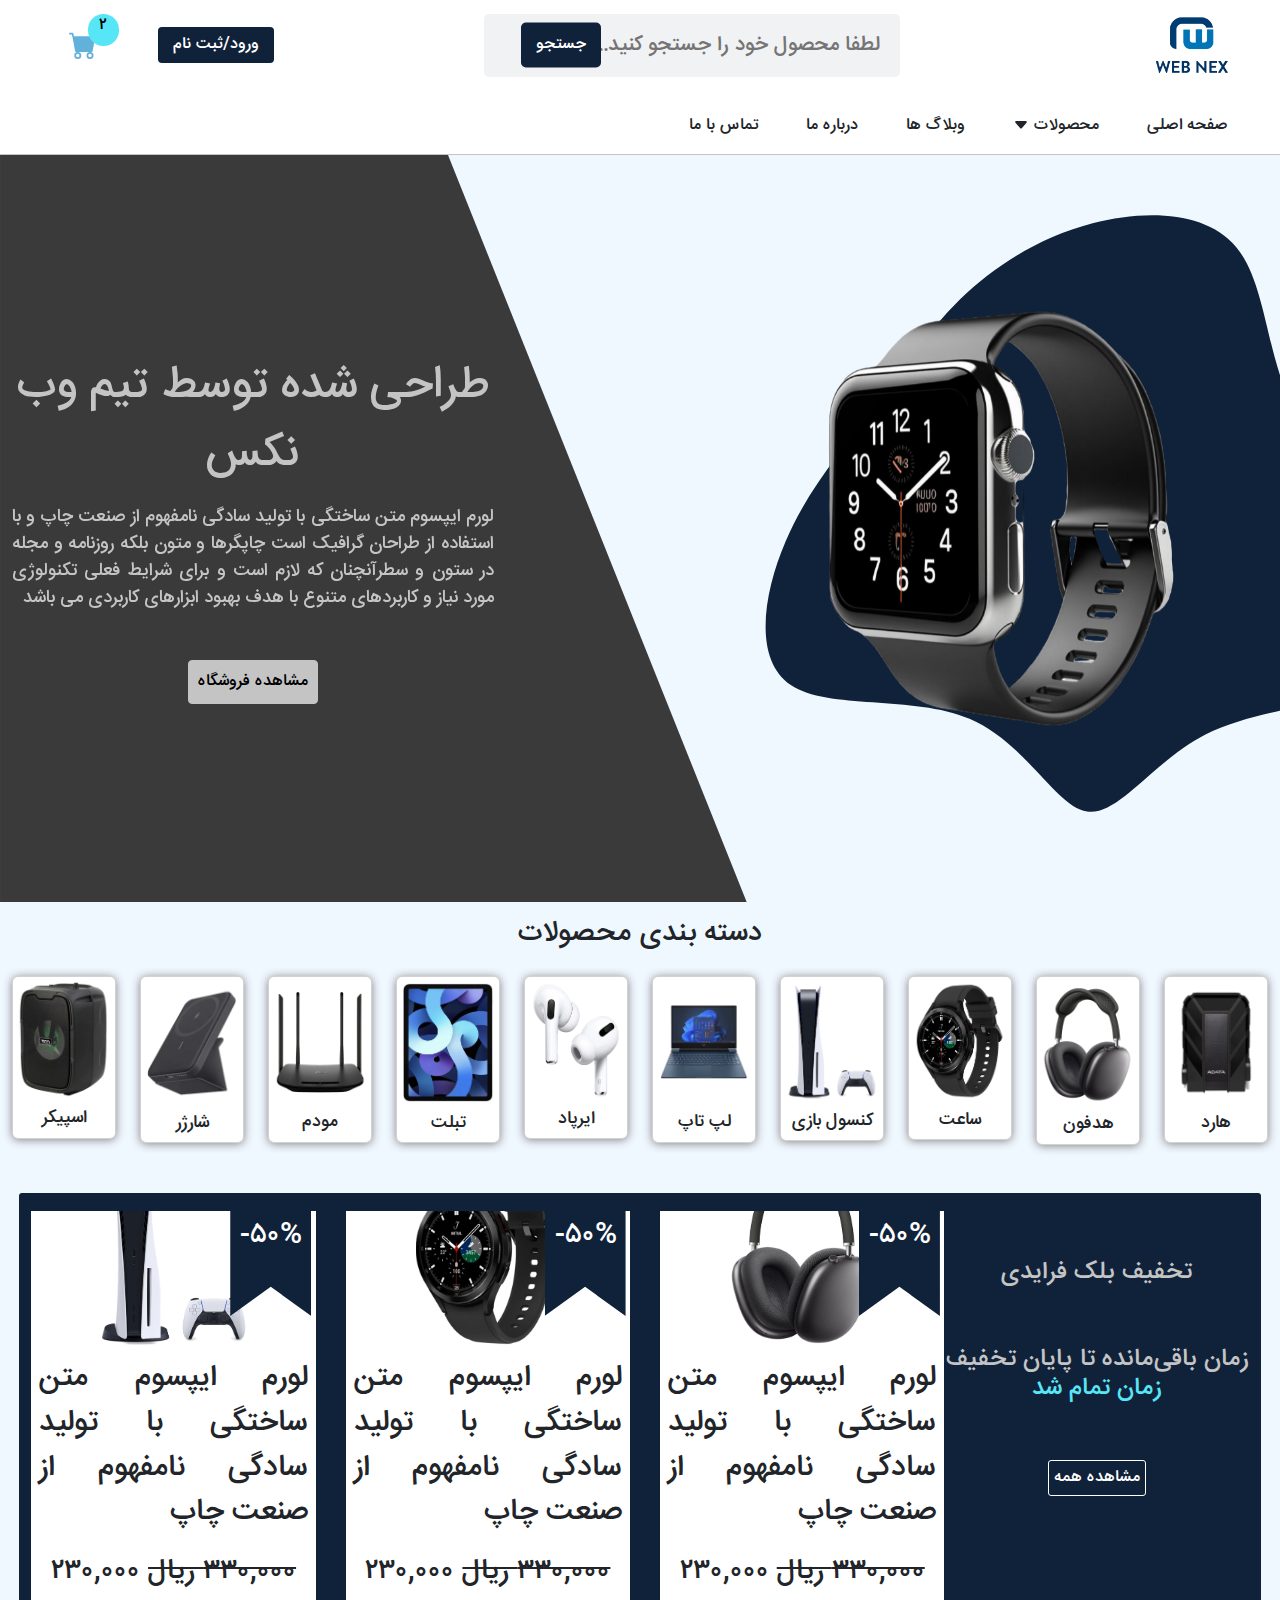
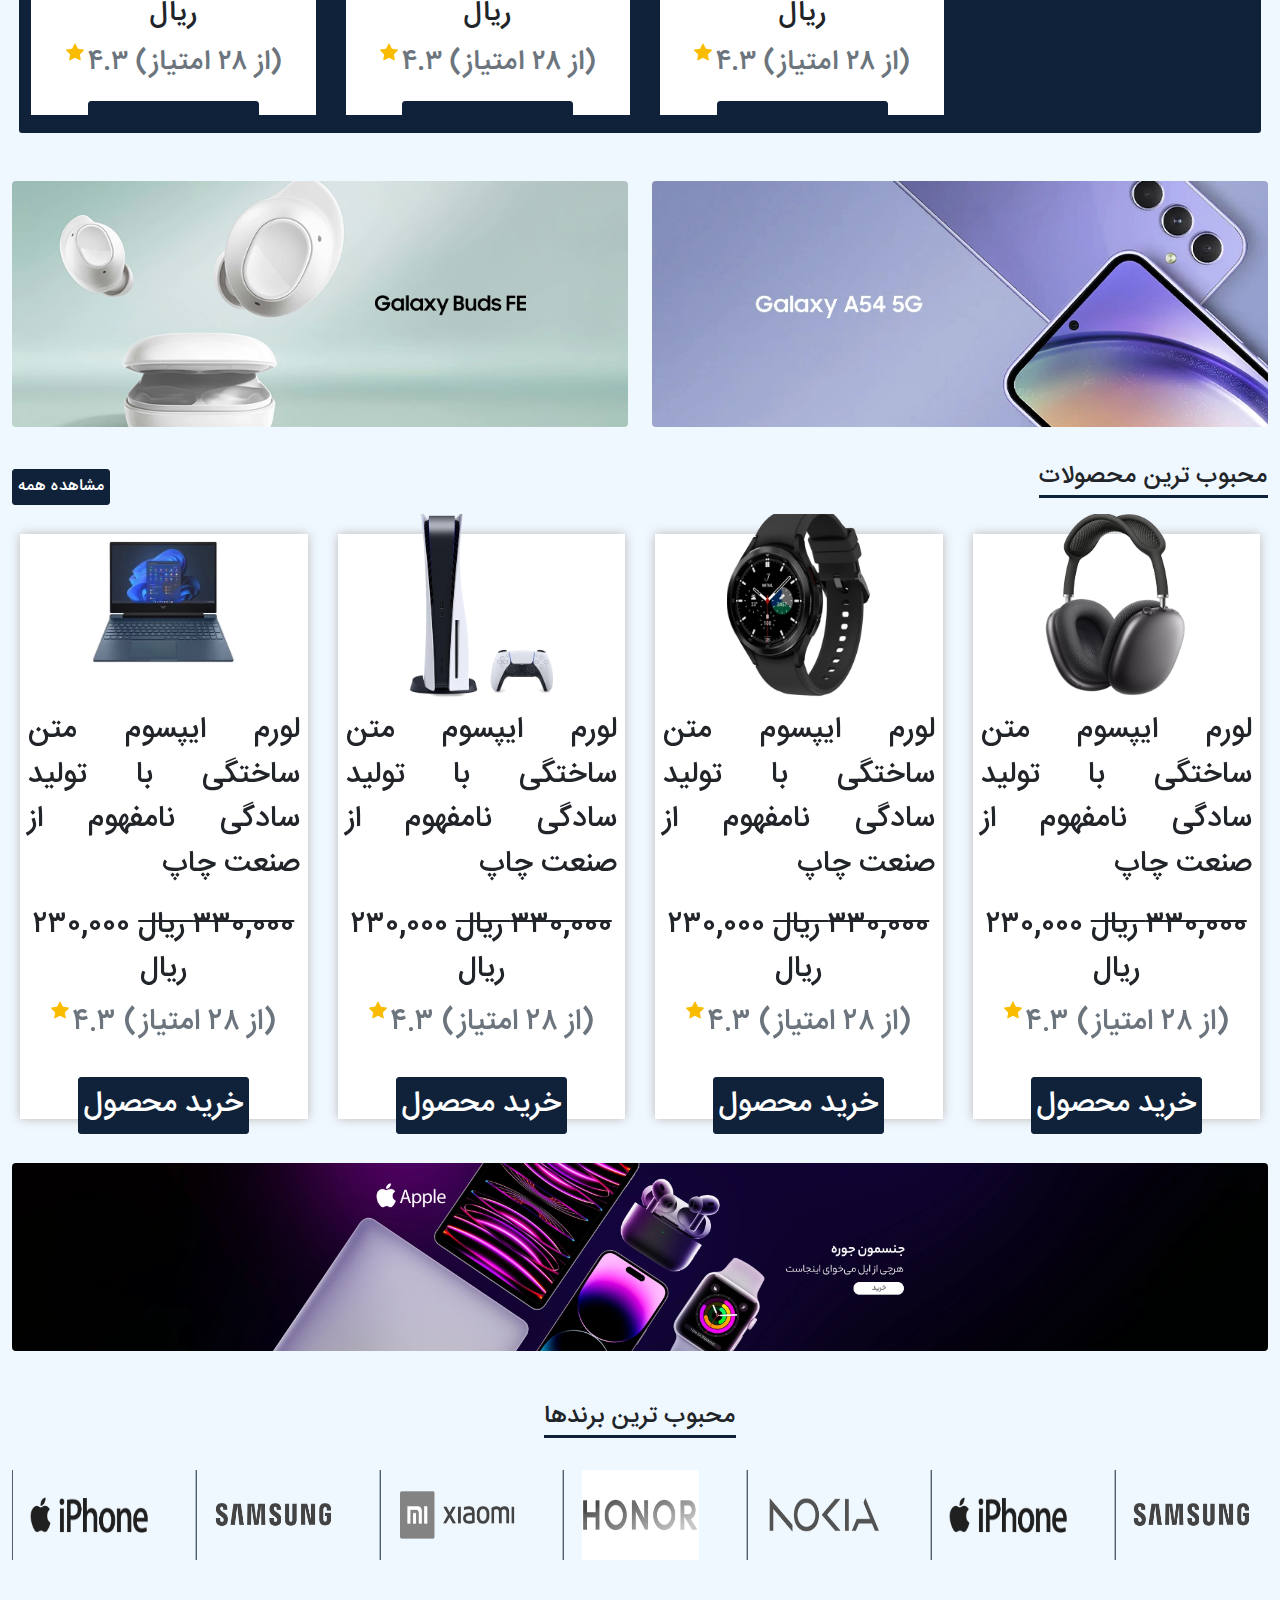
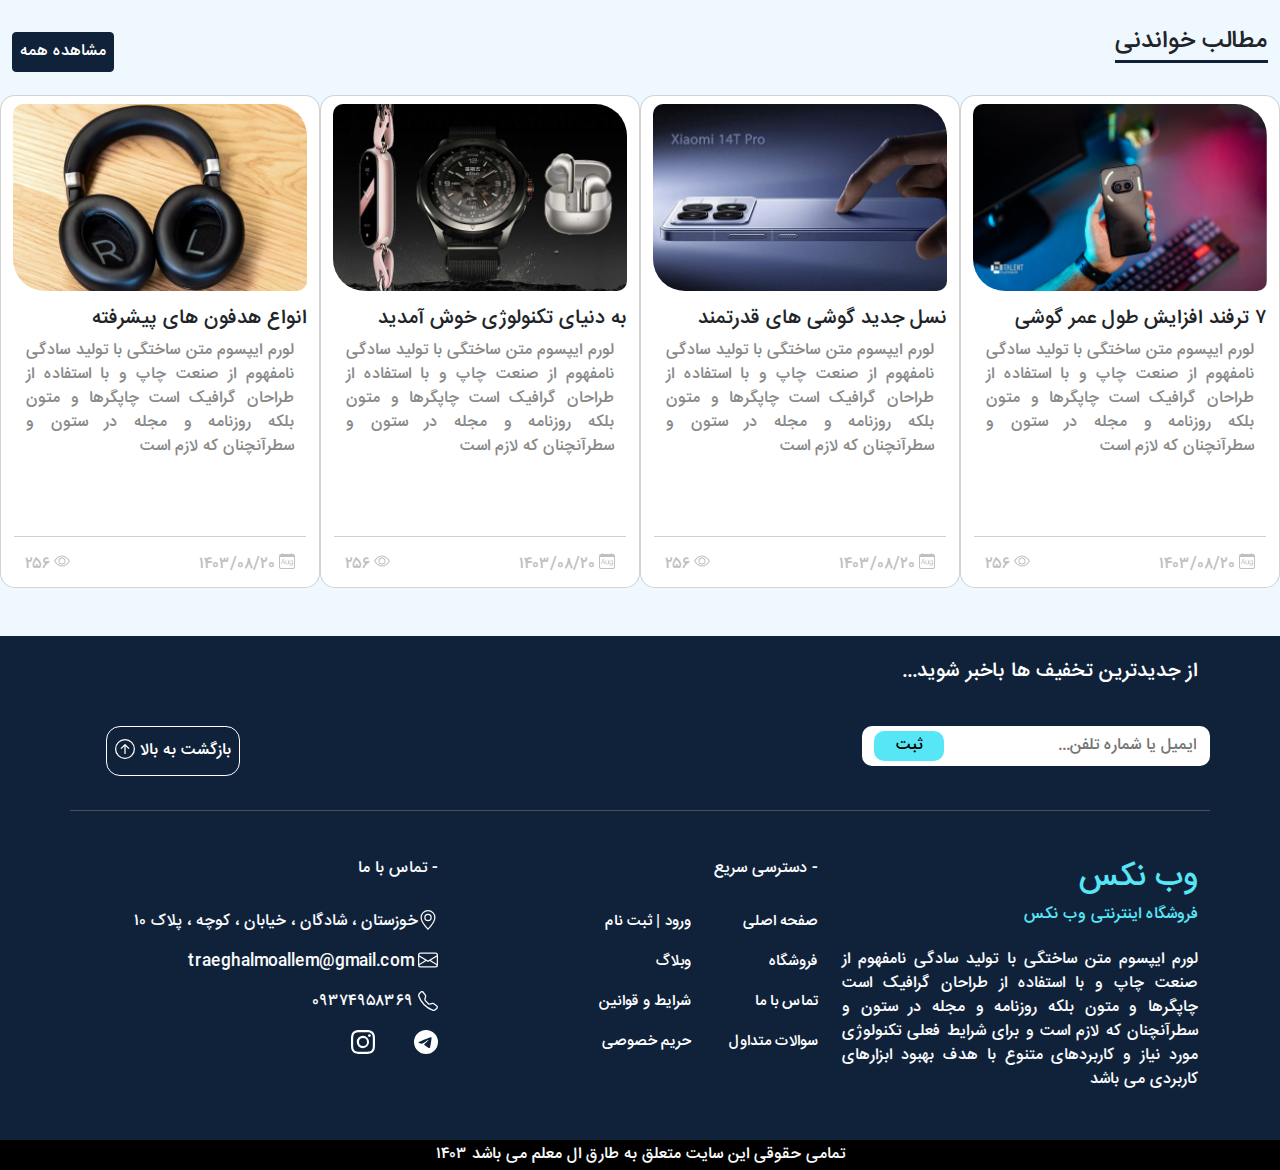
<file: index.html>
<!DOCTYPE html>
<html lang="fa" dir="rtl">
  <head>
    <meta charset="UTF-8" />
    <meta name="viewport" content="width=device-width, initial-scale=1.0" />
    <link
      href="https://cdn.jsdelivr.net/npm/bootstrap@5.3.0-alpha3/dist/css/bootstrap.min.css"
      rel="stylesheet"
    />
    <link rel="stylesheet" href="plugin/package/swiper-bundle.css" />
    <link rel="stylesheet" href="css/style.css" />
    <link rel="stylesheet" href="css/media.css" />
    <script
      src="https://cdn.jsdelivr.net/npm/bootstrap@5.0.2/dist/js/bootstrap.bundle.min.js"
      crossorigin="anonymous"
    ></script>
    <title>web-nex</title>
  </head>
  <body>
    <section id="navbar">
      <div class="container-fluid p-0 m-0">
        <div class="row m-0">
          <div
            class="col-12 navbar-top d-flex justify-content-center align-items-center"
          >
            <div class="row w-100">
              <div
                class="col-2 btn-nav-mobile d-lg-none d-flex justify-content-end align-items-center"
              >
                <svg
                  xmlns="http://www.w3.org/2000/svg"
                  width="34"
                  height="34"
                  fill="currentColor"
                  class="bi bi-list"
                  viewBox="0 0 16 16"
                >
                  <path
                    fill-rule="evenodd"
                    d="M2.5 12a.5.5 0 0 1 .5-.5h10a.5.5 0 0 1 0 1H3a.5.5 0 0 1-.5-.5m0-4a.5.5 0 0 1 .5-.5h10a.5.5 0 0 1 0 1H3a.5.5 0 0 1-.5-.5m0-4a.5.5 0 0 1 .5-.5h10a.5.5 0 0 1 0 1H3a.5.5 0 0 1-.5-.5"
                  />
                </svg>
              </div>
              <div
                class="col-3 col-lg-3 d-flex justify-content-end justify-content-lg-start align-items-center"
              >
                <div class="logo">
                  <img src="img/webnex-logo-1.webp" alt="" />
                </div>
              </div>
              <div
                class="col-5 search-box d-none d-lg-flex justify-content-center align-items-center"
              >
                <input
                  class="col-10 search-input"
                  type="text"
                  placeholder="لطفا محصول خود را جستجو کنید..."
                />
                <button class="search-btn">جستجو</button>
              </div>
              <div class="col-7 col-lg-4 d-flex justify-content-end">
                <ul
                  class="d-flex justify-content-end align-items-center mt-3 gap-4 gap-lg-5"
                >
                  <li class="rigester">ورود/ثبت نام</li>
                  <a href="store.html"
                    ><li class="icon">
                      <div class="count-store fa-numbers">2</div>
                      <svg
                        xmlns="http://www.w3.org/2000/svg"
                        width="28"
                        height="28"
                        fill="currentColor"
                        class="bi bi-cart-fill"
                        viewBox="0 0 16 16"
                      >
                        <path
                          d="M0 1.5A.5.5 0 0 1 .5 1H2a.5.5 0 0 1 .485.379L2.89 3H14.5a.5.5 0 0 1 .491.592l-1.5 8A.5.5 0 0 1 13 12H4a.5.5 0 0 1-.491-.408L2.01 3.607 1.61 2H.5a.5.5 0 0 1-.5-.5M5 12a2 2 0 1 0 0 4 2 2 0 0 0 0-4m7 0a2 2 0 1 0 0 4 2 2 0 0 0 0-4m-7 1a1 1 0 1 1 0 2 1 1 0 0 1 0-2m7 0a1 1 0 1 1 0 2 1 1 0 0 1 0-2"
                        />
                      </svg></li
                  ></a>
                </ul>
              </div>
            </div>
          </div>
          <div class="col-12 navbar-bottom d-none d-lg-flex pt-4">
            <ul class="d-flex justify-content-start align-items-center gap-5">
              <a href="index.html">
                <li>صفحه اصلی</li>
              </a>
              <li class="dropdown">
                محصولات
                <svg
                  xmlns="http://www.w3.org/2000/svg"
                  width="16"
                  height="16"
                  fill="currentColor"
                  class="bi bi-caret-down-fill"
                  viewBox="0 0 16 16"
                >
                  <path
                    d="M7.247 11.14 2.451 5.658C1.885 5.013 2.345 4 3.204 4h9.592a1 1 0 0 1 .753 1.659l-4.796 5.48a1 1 0 0 1-1.506 0z"
                  />
                </svg>
                <div id="menu-dropdown" class="p-4">
                  <div class="row">
                    <ul class="col-2 menu-dropdown mt-3">
                      <a href=""
                        ><p>
                          برند های مختلف موبایل
                          <svg
                            xmlns="http://www.w3.org/2000/svg"
                            width="13"
                            height="13"
                            fill="currentColor"
                            class="bi bi-chevron-left"
                            viewBox="0 0 16 16"
                          >
                            <path
                              fill-rule="evenodd"
                              d="M11.354 1.646a.5.5 0 0 1 0 .708L5.707 8l5.647 5.646a.5.5 0 0 1-.708.708l-6-6a.5.5 0 0 1 0-.708l6-6a.5.5 0 0 1 .708 0"
                            />
                          </svg></p
                      ></a>
                      <a href="filter.html">
                        <li>گوشی اپل</li>
                      </a>
                      <a href="filter.html">
                        <li>گوشی سامسونگ</li>
                      </a>
                      <a href="filter.html">
                        <li>گوشی هواوی</li>
                      </a>
                      <a href="filter.html">
                        <li>گوشی شیائومی</li>
                      </a>
                      <a href="filter.html">
                        <li>گوشی ال جی</li>
                      </a>
                      <a href="filter.html">
                        <li>گوشی انر</li>
                      </a>
                      <a href="filter.html">
                        <li>گوشی نوکیا</li>
                      </a>
                    </ul>
                    <ul class="col-2 menu-dropdown mt-3">
                      <a href=""
                        ><p>
                          برند های مختلف موبایل
                          <svg
                            xmlns="http://www.w3.org/2000/svg"
                            width="13"
                            height="13"
                            fill="currentColor"
                            class="bi bi-chevron-left"
                            viewBox="0 0 16 16"
                          >
                            <path
                              fill-rule="evenodd"
                              d="M11.354 1.646a.5.5 0 0 1 0 .708L5.707 8l5.647 5.646a.5.5 0 0 1-.708.708l-6-6a.5.5 0 0 1 0-.708l6-6a.5.5 0 0 1 .708 0"
                            />
                          </svg></p
                      ></a>
                      <a href="filter.html">
                        <li>گوشی اپل</li>
                      </a>
                      <a href="filter.html">
                        <li>گوشی سامسونگ</li>
                      </a>
                      <a href="filter.html">
                        <li>گوشی هواوی</li>
                      </a>
                      <a href="filter.html">
                        <li>گوشی شیائومی</li>
                      </a>
                      <a href="filter.html">
                        <li>گوشی ال جی</li>
                      </a>
                      <a href="filter.html">
                        <li>گوشی انر</li>
                      </a>
                      <a href="filter.html">
                        <li>گوشی نوکیا</li>
                      </a>
                    </ul>
                    <ul class="col-2 menu-dropdown mt-3">
                      <a href="filter.html"
                        ><p>
                          برند های مختلف موبایل
                          <svg
                            xmlns="http://www.w3.org/2000/svg"
                            width="13"
                            height="13"
                            fill="currentColor"
                            class="bi bi-chevron-left"
                            viewBox="0 0 16 16"
                          >
                            <path
                              fill-rule="evenodd"
                              d="M11.354 1.646a.5.5 0 0 1 0 .708L5.707 8l5.647 5.646a.5.5 0 0 1-.708.708l-6-6a.5.5 0 0 1 0-.708l6-6a.5.5 0 0 1 .708 0"
                            />
                          </svg></p
                      ></a>
                      <a href="filter.html">
                        <li>گوشی اپل</li>
                      </a>
                      <a href="filter.html">
                        <li>گوشی سامسونگ</li>
                      </a>
                      <a href="filter.html">
                        <li>گوشی هواوی</li>
                      </a>
                      <a href="filter.html">
                        <li>گوشی شیائومی</li>
                      </a>
                      <a href="filter.html">
                        <li>گوشی ال جی</li>
                      </a>
                      <a href="filter.html">
                        <li>گوشی انر</li>
                      </a>
                      <a href="filter.html">
                        <li>گوشی نوکیا</li>
                      </a>
                    </ul>
                    <ul class="col-2 menu-dropdown mt-3">
                      <a href="filter.html"
                        ><p>
                          برند های مختلف موبایل
                          <svg
                            xmlns="http://www.w3.org/2000/svg"
                            width="13"
                            height="13"
                            fill="currentColor"
                            class="bi bi-chevron-left"
                            viewBox="0 0 16 16"
                          >
                            <path
                              fill-rule="evenodd"
                              d="M11.354 1.646a.5.5 0 0 1 0 .708L5.707 8l5.647 5.646a.5.5 0 0 1-.708.708l-6-6a.5.5 0 0 1 0-.708l6-6a.5.5 0 0 1 .708 0"
                            />
                          </svg></p
                      ></a>
                      <a href="filter.html">
                        <li>گوشی اپل</li>
                      </a>
                      <a href="filter.html">
                        <li>گوشی سامسونگ</li>
                      </a>
                      <a href="filter.html">
                        <li>گوشی هواوی</li>
                      </a>
                      <a href="filter.html">
                        <li>گوشی شیائومی</li>
                      </a>
                      <a href="filter.html">
                        <li>گوشی ال جی</li>
                      </a>
                      <a href="filter.html">
                        <li>گوشی انر</li>
                      </a>
                      <a href="filter.html">
                        <li>گوشی نوکیا</li>
                      </a>
                    </ul>
                    <ul class="col-2 menu-dropdown mt-3">
                      <a href="filter.html"
                        ><p>
                          برند های مختلف موبایل
                          <svg
                            xmlns="http://www.w3.org/2000/svg"
                            width="13"
                            height="13"
                            fill="currentColor"
                            class="bi bi-chevron-left"
                            viewBox="0 0 16 16"
                          >
                            <path
                              fill-rule="evenodd"
                              d="M11.354 1.646a.5.5 0 0 1 0 .708L5.707 8l5.647 5.646a.5.5 0 0 1-.708.708l-6-6a.5.5 0 0 1 0-.708l6-6a.5.5 0 0 1 .708 0"
                            />
                          </svg></p
                      ></a>
                      <a href="filter.html">
                        <li>گوشی اپل</li>
                      </a>
                      <a href="filter.html">
                        <li>گوشی سامسونگ</li>
                      </a>
                      <a href="filter.html">
                        <li>گوشی هواوی</li>
                      </a>
                      <a href="filter.html">
                        <li>گوشی شیائومی</li>
                      </a>
                      <a href="filter.html">
                        <li>گوشی ال جی</li>
                      </a>
                      <a href="filter.html">
                        <li>گوشی انر</li>
                      </a>
                      <a href="filter.html">
                        <li>گوشی نوکیا</li>
                      </a>
                    </ul>
                    <div
                      class="col-2 pic d-flex justify-content-center align-items-center"
                    >
                      <img src="img/webnex-logo-1.webp" alt="" />
                    </div>
                  </div>
                </div>
              </li>
              <a href="">
                <li>وبلاگ ها</li>
              </a>
              <a href="about-us.html">
                <li>درباره ما</li>
              </a>
              <a href="contact-us.html">
                <li>تماس با ما</li>
              </a>
            </ul>
          </div>
        </div>
      </div>
      <div class="section-nav-mobile d-lg-none">
        <div class="row p-4">
          <div class="col-12 colse-btn d-flex justify-content-end">
            <svg
              xmlns="http://www.w3.org/2000/svg"
              width="35"
              height="35"
              fill="currentColor"
              class="bi bi-x-circle-fill text-danger"
              viewBox="0 0 16 16"
            >
              <path
                d="M16 8A8 8 0 1 1 0 8a8 8 0 0 1 16 0M5.354 4.646a.5.5 0 1 0-.708.708L7.293 8l-2.647 2.646a.5.5 0 0 0 .708.708L8 8.707l2.646 2.647a.5.5 0 0 0 .708-.708L8.707 8l2.647-2.646a.5.5 0 0 0-.708-.708L8 7.293z"
              />
            </svg>
          </div>
          <div
            class="col-12 search-box d-flex justify-content-center align-items-center pt-5"
          >
            <input
              class="col-12 search-input"
              type="text"
              placeholder="لطفا محصول خود را جستجو کنید..."
            />
            <button class="search-btn">جستجو</button>
          </div>
          <div class="col-12 item-nav-mobile pt-5">
            <ul>
              <a href=""><li>صفحه اصلی</li></a>
              <li id="menu-dropdown-mobile">
                محصولات
                <svg
                  xmlns="http://www.w3.org/2000/svg"
                  width="16"
                  height="16"
                  fill="currentColor"
                  class="bi bi-caret-down-fill"
                  viewBox="0 0 16 16"
                >
                  <path
                    d="M7.247 11.14 2.451 5.658C1.885 5.013 2.345 4 3.204 4h9.592a1 1 0 0 1 .753 1.659l-4.796 5.48a1 1 0 0 1-1.506 0z"
                  />
                </svg>
                <div class="row">
                  <ul class="col-12 menu-dropdown-mobile p-3">
                    <li class="h6">برندهای مختلف موبایل</li>
                    <a href="filter.html">
                      <li>گوشی اپل</li>
                    </a>
                    <a href="filter.html">
                      <li>گوشی سامسونگ</li>
                    </a>
                    <a href="filter.html">
                      <li>گوشی هواوی</li>
                    </a>
                    <a href="filter.html">
                      <li>گوشی شیائومی</li>
                    </a>
                    <a href="filter.html">
                      <li>گوشی ال جی</li>
                    </a>
                    <a href="filter.html">
                      <li>گوشی انر</li>
                    </a>
                    <a href="filter.html">
                      <li>گوشی نوکیا</li>
                    </a>
                  </ul>
                </div>
              </li>
              <a href="contact-us.html"><li>تماس با ما</li></a>
              <a href="about-us.html"><li>درباره ما</li></a>
            </ul>
          </div>
        </div>
      </div>
      <section class="dashboard">
        <div class="row p-4">
          <ul>
            <a href="dashboard-profile.html">
              <li class="account mt-0 mb-3 fs-6">
                <svg
                  xmlns="http://www.w3.org/2000/svg"
                  width="22"
                  height="22"
                  fill="currentColor"
                  class="bi bi-person"
                  viewBox="0 0 16 16"
                >
                  <path
                    d="M8 8a3 3 0 1 0 0-6 3 3 0 0 0 0 6m2-3a2 2 0 1 1-4 0 2 2 0 0 1 4 0m4 8c0 1-1 1-1 1H3s-1 0-1-1 1-4 6-4 6 3 6 4m-1-.004c-.001-.246-.154-.986-.832-1.664C11.516 10.68 10.289 10 8 10s-3.516.68-4.168 1.332c-.678.678-.83 1.418-.832 1.664z"
                  />
                </svg>
                مسلم امیری
              </li>
            </a>
            <a href="dashboard-profile.html">
              <li>
                <svg
                  xmlns="http://www.w3.org/2000/svg"
                  width="22"
                  height="22"
                  fill="currentColor"
                  class="bi bi-bag"
                  viewBox="0 0 16 16"
                >
                  <path
                    d="M8 1a2.5 2.5 0 0 1 2.5 2.5V4h-5v-.5A2.5 2.5 0 0 1 8 1m3.5 3v-.5a3.5 3.5 0 1 0-7 0V4H1v10a2 2 0 0 0 2 2h10a2 2 0 0 0 2-2V4zM2 5h12v9a1 1 0 0 1-1 1H3a1 1 0 0 1-1-1z"
                  />
                </svg>
                سفارش ها
              </li>
            </a>
            <a href="dashboard-profile.html">
              <li>
                <svg
                  xmlns="http://www.w3.org/2000/svg"
                  width="22"
                  height="22"
                  fill="currentColor"
                  class="bi bi-heart"
                  viewBox="0 0 16 16"
                >
                  <path
                    d="m8 2.748-.717-.737C5.6.281 2.514.878 1.4 3.053c-.523 1.023-.641 2.5.314 4.385.92 1.815 2.834 3.989 6.286 6.357 3.452-2.368 5.365-4.542 6.286-6.357.955-1.886.838-3.362.314-4.385C13.486.878 10.4.28 8.717 2.01zM8 15C-7.333 4.868 3.279-3.04 7.824 1.143q.09.083.176.171a3 3 0 0 1 .176-.17C12.72-3.042 23.333 4.867 8 15"
                  />
                </svg>
                علاقه مندی ها
              </li>
            </a>
            <a href="dashboard-profile.html">
              <li class="position-relative">
                <svg
                  xmlns="http://www.w3.org/2000/svg"
                  width="22"
                  height="22"
                  fill="currentColor"
                  class="bi bi-envelope-open"
                  viewBox="0 0 16 16"
                >
                  <path
                    d="M8.47 1.318a1 1 0 0 0-.94 0l-6 3.2A1 1 0 0 0 1 5.4v.817l5.75 3.45L8 8.917l1.25.75L15 6.217V5.4a1 1 0 0 0-.53-.882zM15 7.383l-4.778 2.867L15 13.117zm-.035 6.88L8 10.082l-6.965 4.18A1 1 0 0 0 2 15h12a1 1 0 0 0 .965-.738ZM1 13.116l4.778-2.867L1 7.383v5.734ZM7.059.435a2 2 0 0 1 1.882 0l6 3.2A2 2 0 0 1 16 5.4V14a2 2 0 0 1-2 2H2a2 2 0 0 1-2-2V5.4a2 2 0 0 1 1.059-1.765z"
                  />
                </svg>
                پیام ها
                <div class="notif fa-numbers mt-2 mt-lg-1">4</div>
              </li>
            </a>
            <a href="">
              <li>
                <svg
                  xmlns="http://www.w3.org/2000/svg"
                  width="22"
                  height="22"
                  fill="currentColor"
                  class="bi bi-box-arrow-right text-danger"
                  viewBox="0 0 16 16"
                >
                  <path
                    fill-rule="evenodd"
                    d="M10 12.5a.5.5 0 0 1-.5.5h-8a.5.5 0 0 1-.5-.5v-9a.5.5 0 0 1 .5-.5h8a.5.5 0 0 1 .5.5v2a.5.5 0 0 0 1 0v-2A1.5 1.5 0 0 0 9.5 2h-8A1.5 1.5 0 0 0 0 3.5v9A1.5 1.5 0 0 0 1.5 14h8a1.5 1.5 0 0 0 1.5-1.5v-2a.5.5 0 0 0-1 0z"
                  />
                  <path
                    fill-rule="evenodd"
                    d="M15.854 8.354a.5.5 0 0 0 0-.708l-3-3a.5.5 0 0 0-.708.708L14.293 7.5H5.5a.5.5 0 0 0 0 1h8.793l-2.147 2.146a.5.5 0 0 0 .708.708z"
                  />
                </svg>
                خروج از حساب کاربری
              </li>
            </a>
          </ul>
        </div>
      </section>
    </section>
    <section id="header" class="header">
      <div class="container-fluid">
        <div class="row">
          <div
            class="left-header col-5 d-flex align-items-center justify-content-end"
          >
            <svg
              viewBox="0 0 200 200"
              xmlns="http://www.w3.org/2000/svg"
              class="blob-bottom"
            >
              <path
                fill="#10223A"
                d="M35.5,-65.8C42.5,-57.4,42.4,-40.9,48.7,-28.6C55,-16.2,67.8,-8.1,73.1,3C78.3,14.2,75.9,28.3,66.5,35.3C57.1,42.2,40.6,41.9,28.3,48.2C16,54.5,8,67.3,0.6,66.2C-6.8,65.1,-13.6,50.2,-26.9,44.5C-40.2,38.9,-60,42.5,-68.7,36.6C-77.5,30.7,-75.2,15.3,-69.9,3C-64.7,-9.3,-56.4,-18.6,-49.6,-27.7C-42.7,-36.8,-37.1,-45.8,-29.1,-53.6C-21.1,-61.4,-10.5,-68.2,1.9,-71.4C14.2,-74.6,28.5,-74.3,35.5,-65.8Z"
                transform="translate(100 100)"
              />
            </svg>

            <div class="swiper mySwiper">
              <div class="swiper-wrapper">
                <div class="swiper-slide">
                  <img
                    src="img/6ba0acc5-ade3-405c-a038-bfb81abd8617.png"
                    alt=""
                    class="img-header1"
                  />
                </div>
                <div class="swiper-slide">
                  <img
                    src="img/3fbb82ae-0fef-49f7-b0f5-923cdbc47593.png"
                    alt=""
                    class="img-header2"
                  />
                </div>
              </div>
            </div>
          </div>
          <div class="right-header col-7">
            <div class="col-8 title-text-box d-flex align-items-start mb-3">
              <div class="swiper mySwiper">
                <div class="swiper-wrapper">
                  <div class="swiper-slide title-text">
                    طراحی شده توسط تیم وب نکس
                  </div>
                  <div class="swiper-slide title-text">
                    تیم وب نکس طراحی خلاقانه
                  </div>
                </div>
              </div>
            </div>
            <div class="col-8 pargraph-text-box">
              <div class="swiper mySwiper">
                <div class="swiper-wrapper">
                  <div class="swiper-slide pargraph-text text-justify">
                    لورم ایپسوم متن ساختگی با تولید سادگی نامفهوم از صنعت چاپ و
                    با استفاده از طراحان گرافیک است چاپگرها و متون بلکه روزنامه
                    و مجله در ستون و سطرآنچنان که لازم است و برای شرایط فعلی
                    تکنولوژی مورد نیاز و کاربردهای متنوع با هدف بهبود ابزارهای
                    کاربردی می باشد
                  </div>
                  <div class="swiper-slide pargraph-text text-justify">
                    لورم ایپسوم متن ساختگی با تولید سادگی نامفهوم از صنعت چاپ و
                    با استفاده از طراحان گرافیک است چاپگرها و متون بلکه روزنامه
                    و مجله در ستون و سطرآنچنان که لازم است
                  </div>
                </div>
              </div>
            </div>
            <div class="col-8 mt-5 d-flex justify-content-center">
              <a href="filter.html">
                <button>مشاهده فروشگاه</button>
              </a>
            </div>
          </div>
        </div>
      </div>
    </section>
    <section class="product mt-3 mb-5">
      <div class="container-fluid category">
        <div class="head-product d-flex justify-content-center h3">
          دسته بندی محصولات
        </div>
        <div class="row mt-4 d-flex justify-content-center">
          <div class="card-box col-3 col-sm-4 col-md-3 col-lg-2 col-xl-1">
            <a href="" class="card">
              <img src="img/10.webp" alt="" />
              <span class="d-flex justify-content-center mt-2">هارد</span>
            </a>
          </div>
          <div class="card-box col-3 col-sm-4 col-md-3 col-lg-2 col-xl-1">
            <a href="" class="card">
              <img src="img/1.webp" alt="" />
              <span class="d-flex justify-content-center mt-2">هدفون</span>
            </a>
          </div>
          <div class="card-box col-3 col-sm-4 col-md-3 col-lg-2 col-xl-1">
            <a href="" class="card">
              <img src="img/2.webp" alt="" />
              <span class="d-flex justify-content-center mt-2">ساعت</span>
            </a>
          </div>
          <div class="card-box col-3 col-sm-4 col-md-3 col-lg-2 col-xl-1">
            <a href="" class="card">
              <img src="img/3.webp" alt="" />
              <span class="d-flex justify-content-center mt-2">کنسول بازی</span>
            </a>
          </div>
          <div class="card-box col-3 col-sm-4 col-md-3 col-lg-2 col-xl-1">
            <a href="" class="card">
              <img src="img/4.webp" alt="" />
              <span class="d-flex justify-content-center mt-2">لپ تاپ</span>
            </a>
          </div>
          <div class="card-box col-3 col-sm-4 col-md-3 col-lg-2 col-xl-1">
            <a href="" class="card">
              <img src="img/5.webp" alt="" />
              <span class="d-flex justify-content-center mt-2">ایرپاد</span>
            </a>
          </div>
          <div class="card-box col-3 col-sm-4 col-md-3 col-lg-2 col-xl-1">
            <a href="" class="card">
              <img src="img/6.webp" alt="" />
              <span class="d-flex justify-content-center mt-2">تبلت</span>
            </a>
          </div>
          <div class="card-box col-3 col-sm-4 col-md-3 col-lg-2 col-xl-1">
            <a href="" class="card">
              <img src="img/7.webp" alt="" />
              <span class="d-flex justify-content-center mt-2">مودم</span>
            </a>
          </div>
          <div class="card-box col-3 col-sm-4 col-md-3 col-lg-2 col-xl-1">
            <a href="" class="card">
              <img src="img/8.webp" alt="" />
              <span class="d-flex justify-content-center mt-2">شارژر</span>
            </a>
          </div>
          <div class="card-box col-3 col-sm-4 col-md-3 col-lg-2 col-xl-1">
            <a href="" class="card">
              <img src="img/9.webp" alt="" />
              <span class="d-flex justify-content-center mt-2">اسپیکر</span>
            </a>
          </div>
        </div>
      </div>
    </section>
    <section
      id="product-discount"
      class="product-discount d-flex align-items-center mb-5"
    >
      <div class="container-fluid d-flex">
        <div
          class="timer-discount col-3 d-flex align-items-start justify-content-center"
        >
          <div class="row">
            <div class="col-12 subject d-flex justify-content-center pt-5 h4">
              تخفیف بلک فرایدی
            </div>
            <div class="countdown-card col-12 h4">
              <div class="col-12 d-flex justify-content-center mt-5">
                زمان باقی‌مانده تا پایان تخفیف
              </div>
              <div
                id="countdown"
                class="timer"
                data-expiration="2025-01-14T01:45:00"
              >
                00:00:00:00
              </div>
            </div>
            <div class="col-12 d-flex justify-content-center mt-5">
              <a href="">
                <button>مشاهده همه</button>
              </a>
            </div>
          </div>
        </div>
        <div class="slider col-9">
          <div class="swiper mySwiper">
            <div class="swiper-wrapper">
              <div class="swiper-slide p-2">
                <div class="row">
                  <div class="col-3 present-off">
                    <p
                      class="d-flex justify-content-center align-items-center mt-2 fa-numbers"
                    >
                      50%-
                    </p>
                  </div>
                  <div class="col-12 d-flex justify-content-center">
                    <img src="img/1.webp" alt="" />
                  </div>
                  <div class="col-12 text-explain text-justify mt-2">
                    <p>
                      لورم ایپسوم متن ساختگی با تولید سادگی نامفهوم از صنعت چاپ
                    </p>
                  </div>
                  <div class="col-12 price fa-numbers">
                    <s>330,000 ریال</s>
                    <span>230,000 ریال</span>
                  </div>
                  <div class="col-12 d-flex justify-content-center mt-2 gap-1">
                    <p class="fa-numbers text-secondary">(از 28 امتیاز) 4.3</p>
                    <svg
                      xmlns="http://www.w3.org/2000/svg"
                      width="18"
                      height="18"
                      fill="currentColor"
                      class="bi bi-star-fill"
                      viewBox="0 0 16 16"
                    >
                      <path
                        d="M3.612 15.443c-.386.198-.824-.149-.746-.592l.83-4.73L.173 6.765c-.329-.314-.158-.888.283-.95l4.898-.696L7.538.792c.197-.39.73-.39.927 0l2.184 4.327 4.898.696c.441.062.612.636.282.95l-3.522 3.356.83 4.73c.078.443-.36.79-.746.592L8 13.187l-4.389 2.256z"
                      />
                    </svg>
                  </div>
                  <div class="col-12 d-flex justify-content-center mb-3">
                    <a href="product.html">
                      <button>خرید محصول</button>
                    </a>
                  </div>
                </div>
              </div>
              <div class="swiper-slide p-2">
                <div class="row">
                  <div class="col-3 present-off">
                    <p
                      class="d-flex justify-content-center align-items-center mt-2 fa-numbers"
                    >
                      50%-
                    </p>
                  </div>
                  <div class="col-12 d-flex justify-content-center">
                    <img src="img/2.webp" alt="" />
                  </div>
                  <div class="col-12 text-explain text-justify mt-2">
                    <p>
                      لورم ایپسوم متن ساختگی با تولید سادگی نامفهوم از صنعت چاپ
                    </p>
                  </div>
                  <div class="col-12 price fa-numbers">
                    <s>330,000 ریال</s>
                    <span>230,000 ریال</span>
                  </div>
                  <div class="col-12 d-flex justify-content-center mt-2 gap-1">
                    <p class="fa-numbers text-secondary">(از 28 امتیاز) 4.3</p>
                    <svg
                      xmlns="http://www.w3.org/2000/svg"
                      width="18"
                      height="18"
                      fill="currentColor"
                      class="bi bi-star-fill"
                      viewBox="0 0 16 16"
                    >
                      <path
                        d="M3.612 15.443c-.386.198-.824-.149-.746-.592l.83-4.73L.173 6.765c-.329-.314-.158-.888.283-.95l4.898-.696L7.538.792c.197-.39.73-.39.927 0l2.184 4.327 4.898.696c.441.062.612.636.282.95l-3.522 3.356.83 4.73c.078.443-.36.79-.746.592L8 13.187l-4.389 2.256z"
                      />
                    </svg>
                  </div>
                  <div class="col-12 d-flex justify-content-center mb-3">
                    <a href="store.html">
                      <button>خرید محصول</button>
                    </a>
                  </div>
                </div>
              </div>
              <div class="swiper-slide p-2">
                <div class="row">
                  <div class="col-3 present-off">
                    <p
                      class="d-flex justify-content-center align-items-center mt-2 fa-numbers"
                    >
                      50%-
                    </p>
                  </div>
                  <div class="col-12 d-flex justify-content-center">
                    <img src="img/3.webp" alt="" />
                  </div>
                  <div class="col-12 text-explain text-justify mt-2">
                    <p>
                      لورم ایپسوم متن ساختگی با تولید سادگی نامفهوم از صنعت چاپ
                    </p>
                  </div>
                  <div class="col-12 price fa-numbers">
                    <s>330,000 ریال</s>
                    <span>230,000 ریال</span>
                  </div>
                  <div class="col-12 d-flex justify-content-center mt-2 gap-1">
                    <p class="fa-numbers text-secondary">(از 28 امتیاز) 4.3</p>
                    <svg
                      xmlns="http://www.w3.org/2000/svg"
                      width="18"
                      height="18"
                      fill="currentColor"
                      class="bi bi-star-fill"
                      viewBox="0 0 16 16"
                    >
                      <path
                        d="M3.612 15.443c-.386.198-.824-.149-.746-.592l.83-4.73L.173 6.765c-.329-.314-.158-.888.283-.95l4.898-.696L7.538.792c.197-.39.73-.39.927 0l2.184 4.327 4.898.696c.441.062.612.636.282.95l-3.522 3.356.83 4.73c.078.443-.36.79-.746.592L8 13.187l-4.389 2.256z"
                      />
                    </svg>
                  </div>
                  <div class="col-12 d-flex justify-content-center mb-3">
                    <a href="store.html">
                      <button>خرید محصول</button>
                    </a>
                  </div>
                </div>
              </div>
              <div class="swiper-slide p-2">
                <div class="row">
                  <div class="col-3 present-off">
                    <p
                      class="d-flex justify-content-center align-items-center mt-2 fa-numbers"
                    >
                      50%-
                    </p>
                  </div>
                  <div class="col-12 d-flex justify-content-center">
                    <img src="img/4.webp" alt="" />
                  </div>
                  <div class="col-12 text-explain text-justify mt-2">
                    <p>
                      لورم ایپسوم متن ساختگی با تولید سادگی نامفهوم از صنعت چاپ
                    </p>
                  </div>
                  <div class="col-12 price fa-numbers">
                    <s>330,000 ریال</s>
                    <span>230,000 ریال</span>
                  </div>
                  <div class="col-12 d-flex justify-content-center mt-2 gap-1">
                    <p class="fa-numbers text-secondary">(از 28 امتیاز) 4.3</p>
                    <svg
                      xmlns="http://www.w3.org/2000/svg"
                      width="18"
                      height="18"
                      fill="currentColor"
                      class="bi bi-star-fill"
                      viewBox="0 0 16 16"
                    >
                      <path
                        d="M3.612 15.443c-.386.198-.824-.149-.746-.592l.83-4.73L.173 6.765c-.329-.314-.158-.888.283-.95l4.898-.696L7.538.792c.197-.39.73-.39.927 0l2.184 4.327 4.898.696c.441.062.612.636.282.95l-3.522 3.356.83 4.73c.078.443-.36.79-.746.592L8 13.187l-4.389 2.256z"
                      />
                    </svg>
                  </div>
                  <div class="col-12 d-flex justify-content-center mb-3">
                    <a href="store.html">
                      <button>خرید محصول</button>
                    </a>
                  </div>
                </div>
              </div>
              <div class="swiper-slide p-2">
                <div class="row">
                  <div class="col-3 present-off">
                    <p
                      class="d-flex justify-content-center align-items-center mt-2 fa-numbers"
                    >
                      50%-
                    </p>
                  </div>
                  <div class="col-12 d-flex justify-content-center">
                    <img src="img/5.webp" alt="" />
                  </div>
                  <div class="col-12 text-explain text-justify mt-2">
                    <p>
                      لورم ایپسوم متن ساختگی با تولید سادگی نامفهوم از صنعت چاپ
                    </p>
                  </div>
                  <div class="col-12 price fa-numbers">
                    <s>330,000 ریال</s>
                    <span>230,000 ریال</span>
                  </div>
                  <div class="col-12 d-flex justify-content-center mt-2 gap-1">
                    <p class="fa-numbers text-secondary">(از 28 امتیاز) 4.3</p>
                    <svg
                      xmlns="http://www.w3.org/2000/svg"
                      width="18"
                      height="18"
                      fill="currentColor"
                      class="bi bi-star-fill"
                      viewBox="0 0 16 16"
                    >
                      <path
                        d="M3.612 15.443c-.386.198-.824-.149-.746-.592l.83-4.73L.173 6.765c-.329-.314-.158-.888.283-.95l4.898-.696L7.538.792c.197-.39.73-.39.927 0l2.184 4.327 4.898.696c.441.062.612.636.282.95l-3.522 3.356.83 4.73c.078.443-.36.79-.746.592L8 13.187l-4.389 2.256z"
                      />
                    </svg>
                  </div>
                  <div class="col-12 d-flex justify-content-center mb-3">
                    <a href="store.html">
                      <button>خرید محصول</button>
                    </a>
                  </div>
                </div>
              </div>
              <div class="swiper-slide p-2">
                <div class="row">
                  <div class="col-3 present-off">
                    <p
                      class="d-flex justify-content-center align-items-center mt-2 fa-numbers"
                    >
                      50%-
                    </p>
                  </div>
                  <div class="col-12 d-flex justify-content-center">
                    <img src="img/6.webp" alt="" />
                  </div>
                  <div class="col-12 text-explain text-justify mt-2">
                    <p>
                      لورم ایپسوم متن ساختگی با تولید سادگی نامفهوم از صنعت چاپ
                    </p>
                  </div>
                  <div class="col-12 price fa-numbers">
                    <s>330,000 ریال</s>
                    <span>230,000 ریال</span>
                  </div>
                  <div class="col-12 d-flex justify-content-center mt-2 gap-1">
                    <p class="fa-numbers text-secondary">(از 28 امتیاز) 4.3</p>
                    <svg
                      xmlns="http://www.w3.org/2000/svg"
                      width="18"
                      height="18"
                      fill="currentColor"
                      class="bi bi-star-fill"
                      viewBox="0 0 16 16"
                    >
                      <path
                        d="M3.612 15.443c-.386.198-.824-.149-.746-.592l.83-4.73L.173 6.765c-.329-.314-.158-.888.283-.95l4.898-.696L7.538.792c.197-.39.73-.39.927 0l2.184 4.327 4.898.696c.441.062.612.636.282.95l-3.522 3.356.83 4.73c.078.443-.36.79-.746.592L8 13.187l-4.389 2.256z"
                      />
                    </svg>
                  </div>
                  <div class="col-12 d-flex justify-content-center mb-3">
                    <a href="store.html">
                      <button>خرید محصول</button>
                    </a>
                  </div>
                </div>
              </div>
              <div class="swiper-slide p-2">
                <div class="row">
                  <div class="col-3 present-off">
                    <p
                      class="d-flex justify-content-center align-items-center mt-2 fa-numbers"
                    >
                      50%-
                    </p>
                  </div>
                  <div class="col-12 d-flex justify-content-center">
                    <img src="img/7.webp" alt="" />
                  </div>
                  <div class="col-12 text-explain text-justify mt-2">
                    <p>
                      لورم ایپسوم متن ساختگی با تولید سادگی نامفهوم از صنعت چاپ
                    </p>
                  </div>
                  <div class="col-12 price fa-numbers">
                    <s>330,000 ریال</s>
                    <span>230,000 ریال</span>
                  </div>
                  <div class="col-12 d-flex justify-content-center mt-2 gap-1">
                    <p class="fa-numbers text-secondary">(از 28 امتیاز) 4.3</p>
                    <svg
                      xmlns="http://www.w3.org/2000/svg"
                      width="18"
                      height="18"
                      fill="currentColor"
                      class="bi bi-star-fill"
                      viewBox="0 0 16 16"
                    >
                      <path
                        d="M3.612 15.443c-.386.198-.824-.149-.746-.592l.83-4.73L.173 6.765c-.329-.314-.158-.888.283-.95l4.898-.696L7.538.792c.197-.39.73-.39.927 0l2.184 4.327 4.898.696c.441.062.612.636.282.95l-3.522 3.356.83 4.73c.078.443-.36.79-.746.592L8 13.187l-4.389 2.256z"
                      />
                    </svg>
                  </div>
                  <div class="col-12 d-flex justify-content-center mb-3">
                    <a href="store.html">
                      <button>خرید محصول</button>
                    </a>
                  </div>
                </div>
              </div>
              <div class="swiper-slide p-2">
                <div class="row">
                  <div class="col-3 present-off">
                    <p
                      class="d-flex justify-content-center align-items-center mt-2 fa-numbers"
                    >
                      50%-
                    </p>
                  </div>
                  <div class="col-12 d-flex justify-content-center">
                    <img src="img/8.webp" alt="" />
                  </div>
                  <div class="col-12 text-explain text-justify mt-2">
                    <p>
                      لورم ایپسوم متن ساختگی با تولید سادگی نامفهوم از صنعت چاپ
                    </p>
                  </div>
                  <div class="col-12 price fa-numbers">
                    <s>330,000 ریال</s>
                    <span>230,000 ریال</span>
                  </div>
                  <div class="col-12 d-flex justify-content-center mt-2 gap-1">
                    <p class="fa-numbers text-secondary">(از 28 امتیاز) 4.3</p>
                    <svg
                      xmlns="http://www.w3.org/2000/svg"
                      width="18"
                      height="18"
                      fill="currentColor"
                      class="bi bi-star-fill"
                      viewBox="0 0 16 16"
                    >
                      <path
                        d="M3.612 15.443c-.386.198-.824-.149-.746-.592l.83-4.73L.173 6.765c-.329-.314-.158-.888.283-.95l4.898-.696L7.538.792c.197-.39.73-.39.927 0l2.184 4.327 4.898.696c.441.062.612.636.282.95l-3.522 3.356.83 4.73c.078.443-.36.79-.746.592L8 13.187l-4.389 2.256z"
                      />
                    </svg>
                  </div>
                  <div class="col-12 d-flex justify-content-center mb-3">
                    <a href="store.html">
                      <button>خرید محصول</button>
                    </a>
                  </div>
                </div>
              </div>
              <div class="swiper-slide p-2">
                <div class="row">
                  <div class="col-3 present-off">
                    <p
                      class="d-flex justify-content-center align-items-center mt-2 fa-numbers"
                    >
                      50%-
                    </p>
                  </div>
                  <div class="col-12 d-flex justify-content-center">
                    <img src="img/9.webp" alt="" />
                  </div>
                  <div class="col-12 text-explain text-justify mt-2">
                    <p>
                      لورم ایپسوم متن ساختگی با تولید سادگی نامفهوم از صنعت چاپ
                    </p>
                  </div>
                  <div class="col-12 price fa-numbers">
                    <s>330,000 ریال</s>
                    <span>230,000 ریال</span>
                  </div>
                  <div class="col-12 d-flex justify-content-center mt-2 gap-1">
                    <p class="fa-numbers text-secondary">(از 28 امتیاز) 4.3</p>
                    <svg
                      xmlns="http://www.w3.org/2000/svg"
                      width="18"
                      height="18"
                      fill="currentColor"
                      class="bi bi-star-fill"
                      viewBox="0 0 16 16"
                    >
                      <path
                        d="M3.612 15.443c-.386.198-.824-.149-.746-.592l.83-4.73L.173 6.765c-.329-.314-.158-.888.283-.95l4.898-.696L7.538.792c.197-.39.73-.39.927 0l2.184 4.327 4.898.696c.441.062.612.636.282.95l-3.522 3.356.83 4.73c.078.443-.36.79-.746.592L8 13.187l-4.389 2.256z"
                      />
                    </svg>
                  </div>
                  <div class="col-12 d-flex justify-content-center mb-3">
                    <a href="store.html">
                      <button>خرید محصول</button>
                    </a>
                  </div>
                </div>
              </div>
            </div>
          </div>
        </div>
      </div>
    </section>
    <section id="banner" class="banner mb-3">
      <div class="container-fluid">
        <div class="row d-flex justify-content-center">
          <div class="col-6">
            <a href="#">
              <img src="img/banner1.webp" alt="" />
            </a>
          </div>
          <div class="col-6">
            <a href="#">
              <img src="img/banner2.webp" alt="" />
            </a>
          </div>
        </div>
      </div>
    </section>
    <section id="product-slide2">
      <div class="container-fluid mb-4">
        <div class="row">
          <div class="col-9 d-flex justify-content-start pt-3">
            <p class="subject d-flex justify-content-center fs-4">
              محبوب ترین محصولات
            </p>
          </div>
          <div class="col-3 d-flex align-items-center justify-content-end pt-3">
            <a href="">
              <button class="btn-subject">مشاهده همه</button>
            </a>
          </div>
          <div class="swiper mySwiper">
            <div class="swiper-wrapper">
              <div class="swiper-slide p-2">
                <div class="row">
                  <div class="col-12 d-flex justify-content-center">
                    <img src="img/1.webp" alt="" />
                  </div>
                  <div
                    class="col-12 d-flex justify-content-center text-explain text-justify mt-2"
                  >
                    <p>
                      لورم ایپسوم متن ساختگی با تولید سادگی نامفهوم از صنعت چاپ
                    </p>
                  </div>
                  <div class="col-12 price fa-numbers">
                    <s>330,000 ریال</s>
                    <span>230,000 ریال</span>
                  </div>
                  <div class="col-12 d-flex justify-content-center mt-2 gap-1">
                    <p class="fa-numbers text-secondary">(از 28 امتیاز) 4.3</p>
                    <svg
                      xmlns="http://www.w3.org/2000/svg"
                      width="18"
                      height="18"
                      fill="currentColor"
                      class="bi bi-star-fill"
                      viewBox="0 0 16 16"
                    >
                      <path
                        d="M3.612 15.443c-.386.198-.824-.149-.746-.592l.83-4.73L.173 6.765c-.329-.314-.158-.888.283-.95l4.898-.696L7.538.792c.197-.39.73-.39.927 0l2.184 4.327 4.898.696c.441.062.612.636.282.95l-3.522 3.356.83 4.73c.078.443-.36.79-.746.592L8 13.187l-4.389 2.256z"
                      />
                    </svg>
                  </div>
                  <div class="col-12 d-flex justify-content-center mt-3 mb-3">
                    <a href="">
                      <button>خرید محصول</button>
                    </a>
                  </div>
                </div>
              </div>
              <div class="swiper-slide p-2">
                <div class="row">
                  <div class="col-12 d-flex justify-content-center">
                    <img src="img/2.webp" alt="" />
                  </div>
                  <div class="col-12 text-explain text-justify mt-2">
                    <p>
                      لورم ایپسوم متن ساختگی با تولید سادگی نامفهوم از صنعت چاپ
                    </p>
                  </div>
                  <div class="col-12 price fa-numbers">
                    <s>330,000 ریال</s>
                    <span>230,000 ریال</span>
                  </div>
                  <div class="col-12 d-flex justify-content-center mt-2 gap-1">
                    <p class="fa-numbers text-secondary">(از 28 امتیاز) 4.3</p>
                    <svg
                      xmlns="http://www.w3.org/2000/svg"
                      width="18"
                      height="18"
                      fill="currentColor"
                      class="bi bi-star-fill"
                      viewBox="0 0 16 16"
                    >
                      <path
                        d="M3.612 15.443c-.386.198-.824-.149-.746-.592l.83-4.73L.173 6.765c-.329-.314-.158-.888.283-.95l4.898-.696L7.538.792c.197-.39.73-.39.927 0l2.184 4.327 4.898.696c.441.062.612.636.282.95l-3.522 3.356.83 4.73c.078.443-.36.79-.746.592L8 13.187l-4.389 2.256z"
                      />
                    </svg>
                  </div>
                  <div class="col-12 d-flex justify-content-center mt-3 mb-3">
                    <a href="">
                      <button>خرید محصول</button>
                    </a>
                  </div>
                </div>
              </div>
              <div class="swiper-slide p-2">
                <div class="row">
                  <div class="col-12 d-flex justify-content-center">
                    <img src="img/3.webp" alt="" />
                  </div>
                  <div class="col-12 text-explain text-justify mt-2">
                    <p>
                      لورم ایپسوم متن ساختگی با تولید سادگی نامفهوم از صنعت چاپ
                    </p>
                  </div>
                  <div class="col-12 price fa-numbers">
                    <s>330,000 ریال</s>
                    <span>230,000 ریال</span>
                  </div>
                  <div class="col-12 d-flex justify-content-center mt-2 gap-1">
                    <p class="fa-numbers text-secondary">(از 28 امتیاز) 4.3</p>
                    <svg
                      xmlns="http://www.w3.org/2000/svg"
                      width="18"
                      height="18"
                      fill="currentColor"
                      class="bi bi-star-fill"
                      viewBox="0 0 16 16"
                    >
                      <path
                        d="M3.612 15.443c-.386.198-.824-.149-.746-.592l.83-4.73L.173 6.765c-.329-.314-.158-.888.283-.95l4.898-.696L7.538.792c.197-.39.73-.39.927 0l2.184 4.327 4.898.696c.441.062.612.636.282.95l-3.522 3.356.83 4.73c.078.443-.36.79-.746.592L8 13.187l-4.389 2.256z"
                      />
                    </svg>
                  </div>
                  <div class="col-12 d-flex justify-content-center mt-3 mb-3">
                    <a href="">
                      <button>خرید محصول</button>
                    </a>
                  </div>
                </div>
              </div>
              <div class="swiper-slide p-2">
                <div class="row">
                  <div class="col-12 d-flex justify-content-center">
                    <img src="img/4.webp" alt="" />
                  </div>
                  <div class="col-12 text-explain text-justify mt-2">
                    <p>
                      لورم ایپسوم متن ساختگی با تولید سادگی نامفهوم از صنعت چاپ
                    </p>
                  </div>
                  <div class="col-12 price fa-numbers">
                    <s>330,000 ریال</s>
                    <span>230,000 ریال</span>
                  </div>
                  <div class="col-12 d-flex justify-content-center mt-2 gap-1">
                    <p class="fa-numbers text-secondary">(از 28 امتیاز) 4.3</p>
                    <svg
                      xmlns="http://www.w3.org/2000/svg"
                      width="18"
                      height="18"
                      fill="currentColor"
                      class="bi bi-star-fill"
                      viewBox="0 0 16 16"
                    >
                      <path
                        d="M3.612 15.443c-.386.198-.824-.149-.746-.592l.83-4.73L.173 6.765c-.329-.314-.158-.888.283-.95l4.898-.696L7.538.792c.197-.39.73-.39.927 0l2.184 4.327 4.898.696c.441.062.612.636.282.95l-3.522 3.356.83 4.73c.078.443-.36.79-.746.592L8 13.187l-4.389 2.256z"
                      />
                    </svg>
                  </div>
                  <div class="col-12 d-flex justify-content-center mt-3 mb-3">
                    <a href="">
                      <button>خرید محصول</button>
                    </a>
                  </div>
                </div>
              </div>
              <div class="swiper-slide p-2">
                <div class="row">
                  <div class="col-12 d-flex justify-content-center">
                    <img src="img/5.webp" alt="" />
                  </div>
                  <div class="col-12 text-explain text-justify mt-2">
                    <p>
                      لورم ایپسوم متن ساختگی با تولید سادگی نامفهوم از صنعت چاپ
                    </p>
                  </div>
                  <div class="col-12 price fa-numbers">
                    <s>330,000 ریال</s>
                    <span>230,000 ریال</span>
                  </div>
                  <div class="col-12 d-flex justify-content-center mt-2 gap-1">
                    <p class="fa-numbers text-secondary">(از 28 امتیاز) 4.3</p>
                    <svg
                      xmlns="http://www.w3.org/2000/svg"
                      width="18"
                      height="18"
                      fill="currentColor"
                      class="bi bi-star-fill"
                      viewBox="0 0 16 16"
                    >
                      <path
                        d="M3.612 15.443c-.386.198-.824-.149-.746-.592l.83-4.73L.173 6.765c-.329-.314-.158-.888.283-.95l4.898-.696L7.538.792c.197-.39.73-.39.927 0l2.184 4.327 4.898.696c.441.062.612.636.282.95l-3.522 3.356.83 4.73c.078.443-.36.79-.746.592L8 13.187l-4.389 2.256z"
                      />
                    </svg>
                  </div>
                  <div class="col-12 d-flex justify-content-center mt-3 mb-3">
                    <a href="">
                      <button>خرید محصول</button>
                    </a>
                  </div>
                </div>
              </div>
              <div class="swiper-slide p-2">
                <div class="row">
                  <div class="col-12 d-flex justify-content-center">
                    <img src="img/6.webp" alt="" />
                  </div>
                  <div class="col-12 text-explain text-justify mt-2">
                    <p>
                      لورم ایپسوم متن ساختگی با تولید سادگی نامفهوم از صنعت چاپ
                    </p>
                  </div>
                  <div class="col-12 price fa-numbers">
                    <s>330,000 ریال</s>
                    <span>230,000 ریال</span>
                  </div>
                  <div class="col-12 d-flex justify-content-center mt-2 gap-1">
                    <p class="fa-numbers text-secondary">(از 28 امتیاز) 4.3</p>
                    <svg
                      xmlns="http://www.w3.org/2000/svg"
                      width="18"
                      height="18"
                      fill="currentColor"
                      class="bi bi-star-fill"
                      viewBox="0 0 16 16"
                    >
                      <path
                        d="M3.612 15.443c-.386.198-.824-.149-.746-.592l.83-4.73L.173 6.765c-.329-.314-.158-.888.283-.95l4.898-.696L7.538.792c.197-.39.73-.39.927 0l2.184 4.327 4.898.696c.441.062.612.636.282.95l-3.522 3.356.83 4.73c.078.443-.36.79-.746.592L8 13.187l-4.389 2.256z"
                      />
                    </svg>
                  </div>
                  <div class="col-12 d-flex justify-content-center mt-3 mb-3">
                    <a href="">
                      <button>خرید محصول</button>
                    </a>
                  </div>
                </div>
              </div>
              <div class="swiper-slide p-2">
                <div class="row">
                  <div class="col-12 d-flex justify-content-center">
                    <img src="img/7.webp" alt="" />
                  </div>
                  <div class="col-12 text-explain text-justify mt-2">
                    <p>
                      لورم ایپسوم متن ساختگی با تولید سادگی نامفهوم از صنعت چاپ
                    </p>
                  </div>
                  <div class="col-12 price fa-numbers">
                    <s>330,000 ریال</s>
                    <span>230,000 ریال</span>
                  </div>
                  <div class="col-12 d-flex justify-content-center mt-2 gap-1">
                    <p class="fa-numbers text-secondary">(از 28 امتیاز) 4.3</p>
                    <svg
                      xmlns="http://www.w3.org/2000/svg"
                      width="18"
                      height="18"
                      fill="currentColor"
                      class="bi bi-star-fill"
                      viewBox="0 0 16 16"
                    >
                      <path
                        d="M3.612 15.443c-.386.198-.824-.149-.746-.592l.83-4.73L.173 6.765c-.329-.314-.158-.888.283-.95l4.898-.696L7.538.792c.197-.39.73-.39.927 0l2.184 4.327 4.898.696c.441.062.612.636.282.95l-3.522 3.356.83 4.73c.078.443-.36.79-.746.592L8 13.187l-4.389 2.256z"
                      />
                    </svg>
                  </div>
                  <div class="col-12 d-flex justify-content-center mt-3 mb-3">
                    <a href="">
                      <button>خرید محصول</button>
                    </a>
                  </div>
                </div>
              </div>
              <div class="swiper-slide p-2">
                <div class="row">
                  <div class="col-12 d-flex justify-content-center">
                    <img src="img/8.webp" alt="" />
                  </div>
                  <div class="col-12 text-explain text-justify mt-2">
                    <p>
                      لورم ایپسوم متن ساختگی با تولید سادگی نامفهوم از صنعت چاپ
                    </p>
                  </div>
                  <div class="col-12 price fa-numbers">
                    <s>330,000 ریال</s>
                    <span>230,000 ریال</span>
                  </div>
                  <div class="col-12 d-flex justify-content-center mt-2 gap-1">
                    <p class="fa-numbers text-secondary">(از 28 امتیاز) 4.3</p>
                    <svg
                      xmlns="http://www.w3.org/2000/svg"
                      width="18"
                      height="18"
                      fill="currentColor"
                      class="bi bi-star-fill"
                      viewBox="0 0 16 16"
                    >
                      <path
                        d="M3.612 15.443c-.386.198-.824-.149-.746-.592l.83-4.73L.173 6.765c-.329-.314-.158-.888.283-.95l4.898-.696L7.538.792c.197-.39.73-.39.927 0l2.184 4.327 4.898.696c.441.062.612.636.282.95l-3.522 3.356.83 4.73c.078.443-.36.79-.746.592L8 13.187l-4.389 2.256z"
                      />
                    </svg>
                  </div>
                  <div class="col-12 d-flex justify-content-center mt-3 mb-3">
                    <a href="">
                      <button>خرید محصول</button>
                    </a>
                  </div>
                </div>
              </div>
              <div class="swiper-slide p-2">
                <div class="row">
                  <div class="col-12 d-flex justify-content-center">
                    <img src="img/9.webp" alt="" />
                  </div>
                  <div class="col-12 text-explain text-justify mt-2">
                    <p>
                      لورم ایپسوم متن ساختگی با تولید سادگی نامفهوم از صنعت چاپ
                    </p>
                  </div>
                  <div class="col-12 price fa-numbers">
                    <s>330,000 ریال</s>
                    <span>230,000 ریال</span>
                  </div>
                  <div class="col-12 d-flex justify-content-center mt-2 gap-1">
                    <p class="fa-numbers text-secondary">(از 28 امتیاز) 4.3</p>
                    <svg
                      xmlns="http://www.w3.org/2000/svg"
                      width="18"
                      height="18"
                      fill="currentColor"
                      class="bi bi-star-fill"
                      viewBox="0 0 16 16"
                    >
                      <path
                        d="M3.612 15.443c-.386.198-.824-.149-.746-.592l.83-4.73L.173 6.765c-.329-.314-.158-.888.283-.95l4.898-.696L7.538.792c.197-.39.73-.39.927 0l2.184 4.327 4.898.696c.441.062.612.636.282.95l-3.522 3.356.83 4.73c.078.443-.36.79-.746.592L8 13.187l-4.389 2.256z"
                      />
                    </svg>
                  </div>
                  <div class="col-12 d-flex justify-content-center mt-3 mb-3">
                    <a href="">
                      <button>خرید محصول</button>
                    </a>
                  </div>
                </div>
              </div>
            </div>
          </div>
        </div>
      </div>
    </section>
    <section id="banner2" class="banner2 mb-5">
      <div class="container-fluid">
        <div class="row">
          <div class="col-12">
            <a href="#">
              <img src="img/1 (1).webp" alt="" />
            </a>
          </div>
        </div>
      </div>
    </section>
    <section id="brans" class="brands mb-5">
      <div class="container-fluid">
        <div class="row">
          <div class="col-12 d-flex justify-content-center fs-4 mb-3">
            <p class="subject">محبوب ترین برندها</p>
          </div>
        </div>
        <div class="swiper mySwiper">
          <div class="swiper-wrapper">
            <div class="swiper-slide">
              <a href="#"> <img src="img/1.png" alt="" /></a>
            </div>
            <div class="swiper-slide">
              <a href="#"><img src="img/2.png" alt="" /></a>
            </div>
            <div class="swiper-slide">
              <a href="#"><img src="img/3.png" alt="" /></a>
            </div>
            <div class="swiper-slide">
              <a href="#"><img src="img/4.png" alt="" /></a>
            </div>
            <div class="swiper-slide">
              <a href="#"><img src="img/5.jpg" alt="" /></a>
            </div>
            <div class="swiper-slide">
              <a href="#"><img src="img/1.png" alt="" /></a>
            </div>
            <div class="swiper-slide">
              <a href="#"><img src="img/2.png" alt="" /></a>
            </div>
            <div class="swiper-slide">
              <a href="#"><img src="img/3.png" alt="" /></a>
            </div>
            <div class="swiper-slide">
              <a href="#"><img src="img/4.png" alt="" /></a>
            </div>
            <div class="swiper-slide">
              <a href="#"><img src="img/1.png" alt="" /></a>
            </div>
            <div class="swiper-slide">
              <a href="#"><img src="img/2.png" alt="" /></a>
            </div>
            <div class="swiper-slide">
              <a href="#"><img src="img/3.png" alt="" /></a>
            </div>
          </div>
        </div>
      </div>
    </section>
    <section id="blogs" class="blogs">
      <div class="container-fluid mb-5">
        <div class="row mb-3 blog-text">
          <div class="col-8 d-flex justify-content-start pt-3">
            <p class="subject d-flex justify-content-center fs-4">
              مطالب خواندنی
            </p>
          </div>
          <div class="col-4 d-flex align-items-center justify-content-end pt-3">
            <a href="">
              <button class="btn-subject">مشاهده همه</button>
            </a>
          </div>
        </div>
        <div
          class="row blog-card d-flex justify-content-evenly text-center gap-4 gap-lg-0"
        >
          <div class="col-5 col-xl-3 col-lg-4 col-md-6 card col-card">
            <div class="row">
              <div class="col-12 d-flex justify-content-center">
                <img src="img/blog1.jpg" alt="" class="mt-2" />
              </div>
            </div>
            <div class="row">
              <div
                class="col-12 h5 d-flex justify-content-start mt-3 fa-numbers"
              >
                7 ترفند افزایش طول عمر گوشی
              </div>
            </div>
            <div class="row d-flex justify-content-center mb-3">
              <div class="col-11 text-blog">
                لورم ایپسوم متن ساختگی با تولید سادگی نامفهوم از صنعت چاپ و با
                استفاده از طراحان گرافیک است چاپگرها و متون بلکه روزنامه و مجله
                در ستون و سطرآنچنان که لازم است
              </div>
              <div class="row result-blog mt-3">
                <div class="col-6 d-flex justify-content-start">
                  <svg
                    xmlns="http://www.w3.org/2000/svg"
                    width="16"
                    height="16"
                    fill="currentColor"
                    class="bi bi-calendar-month ms-1"
                    viewBox="0 0 16 16"
                  >
                    <path
                      d="M2.56 11.332 3.1 9.73h1.984l.54 1.602h.718L4.444 6h-.696L1.85 11.332zm1.544-4.527L4.9 9.18H3.284l.8-2.375zm5.746.422h-.676V9.77c0 .652-.414 1.023-1.004 1.023-.539 0-.98-.246-.98-1.012V7.227h-.676v2.746c0 .941.606 1.425 1.453 1.425.656 0 1.043-.28 1.188-.605h.027v.539h.668zm2.258 5.046c-.563 0-.91-.304-.985-.636h-.687c.094.683.625 1.199 1.668 1.199.93 0 1.746-.527 1.746-1.578V7.227h-.649v.578h-.019c-.191-.348-.637-.64-1.195-.64-.965 0-1.64.679-1.64 1.886v.34c0 1.23.683 1.902 1.64 1.902.558 0 1.008-.293 1.172-.648h.02v.605c0 .645-.423 1.023-1.071 1.023m.008-4.53c.648 0 1.062.527 1.062 1.359v.253c0 .848-.39 1.364-1.062 1.364-.692 0-1.098-.512-1.098-1.364v-.253c0-.868.406-1.36 1.098-1.36z"
                    />
                    <path
                      d="M3.5 0a.5.5 0 0 1 .5.5V1h8V.5a.5.5 0 0 1 1 0V1h1a2 2 0 0 1 2 2v11a2 2 0 0 1-2 2H2a2 2 0 0 1-2-2V3a2 2 0 0 1 2-2h1V.5a.5.5 0 0 1 .5-.5M1 4v10a1 1 0 0 0 1 1h12a1 1 0 0 0 1-1V4z"
                    />
                  </svg>
                  <p class="fa-numbers">1403/08/20</p>
                </div>
                <div class="col-6 d-flex justify-content-end">
                  <svg
                    xmlns="http://www.w3.org/2000/svg"
                    width="16"
                    height="16"
                    fill="currentColor"
                    class="bi bi-eye ms-1"
                    viewBox="0 0 16 16"
                  >
                    <path
                      d="M16 8s-3-5.5-8-5.5S0 8 0 8s3 5.5 8 5.5S16 8 16 8M1.173 8a13 13 0 0 1 1.66-2.043C4.12 4.668 5.88 3.5 8 3.5s3.879 1.168 5.168 2.457A13 13 0 0 1 14.828 8q-.086.13-.195.288c-.335.48-.83 1.12-1.465 1.755C11.879 11.332 10.119 12.5 8 12.5s-3.879-1.168-5.168-2.457A13 13 0 0 1 1.172 8z"
                    />
                    <path
                      d="M8 5.5a2.5 2.5 0 1 0 0 5 2.5 2.5 0 0 0 0-5M4.5 8a3.5 3.5 0 1 1 7 0 3.5 3.5 0 0 1-7 0"
                    />
                  </svg>
                  <p class="fa-numbers">256</p>
                </div>
              </div>
            </div>
          </div>
          <div class="col-5 col-xl-3 col-lg-4 col-md-6 card col-card">
            <div class="row">
              <div class="col-12 d-flex justify-content-center">
                <img src="img/blog2.jpg" alt="" class="mt-2" />
              </div>
            </div>
            <div class="row">
              <div class="col-12 h5 d-flex justify-content-start mt-3">
                نسل جدید گوشی های قدرتمند
              </div>
            </div>
            <div class="row d-flex justify-content-center mb-3">
              <div class="col-11 text-blog">
                لورم ایپسوم متن ساختگی با تولید سادگی نامفهوم از صنعت چاپ و با
                استفاده از طراحان گرافیک است چاپگرها و متون بلکه روزنامه و مجله
                در ستون و سطرآنچنان که لازم است
              </div>
              <div class="row result-blog mt-3">
                <div class="col-6 d-flex justify-content-start">
                  <svg
                    xmlns="http://www.w3.org/2000/svg"
                    width="16"
                    height="16"
                    fill="currentColor"
                    class="bi bi-calendar-month ms-1"
                    viewBox="0 0 16 16"
                  >
                    <path
                      d="M2.56 11.332 3.1 9.73h1.984l.54 1.602h.718L4.444 6h-.696L1.85 11.332zm1.544-4.527L4.9 9.18H3.284l.8-2.375zm5.746.422h-.676V9.77c0 .652-.414 1.023-1.004 1.023-.539 0-.98-.246-.98-1.012V7.227h-.676v2.746c0 .941.606 1.425 1.453 1.425.656 0 1.043-.28 1.188-.605h.027v.539h.668zm2.258 5.046c-.563 0-.91-.304-.985-.636h-.687c.094.683.625 1.199 1.668 1.199.93 0 1.746-.527 1.746-1.578V7.227h-.649v.578h-.019c-.191-.348-.637-.64-1.195-.64-.965 0-1.64.679-1.64 1.886v.34c0 1.23.683 1.902 1.64 1.902.558 0 1.008-.293 1.172-.648h.02v.605c0 .645-.423 1.023-1.071 1.023m.008-4.53c.648 0 1.062.527 1.062 1.359v.253c0 .848-.39 1.364-1.062 1.364-.692 0-1.098-.512-1.098-1.364v-.253c0-.868.406-1.36 1.098-1.36z"
                    />
                    <path
                      d="M3.5 0a.5.5 0 0 1 .5.5V1h8V.5a.5.5 0 0 1 1 0V1h1a2 2 0 0 1 2 2v11a2 2 0 0 1-2 2H2a2 2 0 0 1-2-2V3a2 2 0 0 1 2-2h1V.5a.5.5 0 0 1 .5-.5M1 4v10a1 1 0 0 0 1 1h12a1 1 0 0 0 1-1V4z"
                    />
                  </svg>
                  <p class="fa-numbers">1403/08/20</p>
                </div>
                <div class="col-6 d-flex justify-content-end">
                  <svg
                    xmlns="http://www.w3.org/2000/svg"
                    width="16"
                    height="16"
                    fill="currentColor"
                    class="bi bi-eye ms-1"
                    viewBox="0 0 16 16"
                  >
                    <path
                      d="M16 8s-3-5.5-8-5.5S0 8 0 8s3 5.5 8 5.5S16 8 16 8M1.173 8a13 13 0 0 1 1.66-2.043C4.12 4.668 5.88 3.5 8 3.5s3.879 1.168 5.168 2.457A13 13 0 0 1 14.828 8q-.086.13-.195.288c-.335.48-.83 1.12-1.465 1.755C11.879 11.332 10.119 12.5 8 12.5s-3.879-1.168-5.168-2.457A13 13 0 0 1 1.172 8z"
                    />
                    <path
                      d="M8 5.5a2.5 2.5 0 1 0 0 5 2.5 2.5 0 0 0 0-5M4.5 8a3.5 3.5 0 1 1 7 0 3.5 3.5 0 0 1-7 0"
                    />
                  </svg>
                  <p class="fa-numbers">256</p>
                </div>
              </div>
            </div>
          </div>
          <div class="col-5 col-xl-3 col-lg-4 col-md-6 card col-card">
            <div class="row">
              <div class="col-12 d-flex justify-content-center">
                <img src="img/blog3.jpg" alt="" class="mt-2" />
              </div>
            </div>
            <div class="row">
              <div class="col-12 h5 d-flex justify-content-start mt-3">
                به دنیای تکنولوژی خوش آمدید
              </div>
            </div>
            <div class="row d-flex justify-content-center mb-3">
              <div class="col-11 text-blog">
                لورم ایپسوم متن ساختگی با تولید سادگی نامفهوم از صنعت چاپ و با
                استفاده از طراحان گرافیک است چاپگرها و متون بلکه روزنامه و مجله
                در ستون و سطرآنچنان که لازم است
              </div>
              <div class="row result-blog mt-3">
                <div class="col-6 d-flex justify-content-start">
                  <svg
                    xmlns="http://www.w3.org/2000/svg"
                    width="16"
                    height="16"
                    fill="currentColor"
                    class="bi bi-calendar-month ms-1"
                    viewBox="0 0 16 16"
                  >
                    <path
                      d="M2.56 11.332 3.1 9.73h1.984l.54 1.602h.718L4.444 6h-.696L1.85 11.332zm1.544-4.527L4.9 9.18H3.284l.8-2.375zm5.746.422h-.676V9.77c0 .652-.414 1.023-1.004 1.023-.539 0-.98-.246-.98-1.012V7.227h-.676v2.746c0 .941.606 1.425 1.453 1.425.656 0 1.043-.28 1.188-.605h.027v.539h.668zm2.258 5.046c-.563 0-.91-.304-.985-.636h-.687c.094.683.625 1.199 1.668 1.199.93 0 1.746-.527 1.746-1.578V7.227h-.649v.578h-.019c-.191-.348-.637-.64-1.195-.64-.965 0-1.64.679-1.64 1.886v.34c0 1.23.683 1.902 1.64 1.902.558 0 1.008-.293 1.172-.648h.02v.605c0 .645-.423 1.023-1.071 1.023m.008-4.53c.648 0 1.062.527 1.062 1.359v.253c0 .848-.39 1.364-1.062 1.364-.692 0-1.098-.512-1.098-1.364v-.253c0-.868.406-1.36 1.098-1.36z"
                    />
                    <path
                      d="M3.5 0a.5.5 0 0 1 .5.5V1h8V.5a.5.5 0 0 1 1 0V1h1a2 2 0 0 1 2 2v11a2 2 0 0 1-2 2H2a2 2 0 0 1-2-2V3a2 2 0 0 1 2-2h1V.5a.5.5 0 0 1 .5-.5M1 4v10a1 1 0 0 0 1 1h12a1 1 0 0 0 1-1V4z"
                    />
                  </svg>
                  <p class="fa-numbers">1403/08/20</p>
                </div>
                <div class="col-6 d-flex justify-content-end">
                  <svg
                    xmlns="http://www.w3.org/2000/svg"
                    width="16"
                    height="16"
                    fill="currentColor"
                    class="bi bi-eye ms-1"
                    viewBox="0 0 16 16"
                  >
                    <path
                      d="M16 8s-3-5.5-8-5.5S0 8 0 8s3 5.5 8 5.5S16 8 16 8M1.173 8a13 13 0 0 1 1.66-2.043C4.12 4.668 5.88 3.5 8 3.5s3.879 1.168 5.168 2.457A13 13 0 0 1 14.828 8q-.086.13-.195.288c-.335.48-.83 1.12-1.465 1.755C11.879 11.332 10.119 12.5 8 12.5s-3.879-1.168-5.168-2.457A13 13 0 0 1 1.172 8z"
                    />
                    <path
                      d="M8 5.5a2.5 2.5 0 1 0 0 5 2.5 2.5 0 0 0 0-5M4.5 8a3.5 3.5 0 1 1 7 0 3.5 3.5 0 0 1-7 0"
                    />
                  </svg>
                  <p class="fa-numbers">256</p>
                </div>
              </div>
            </div>
          </div>
          <div class="col-5 col-xl-3 col-lg-4 col-md-6 card col-card">
            <div class="row">
              <div class="col-12 d-flex justify-content-center">
                <img src="img/blog4.jpg" alt="" class="mt-2" />
              </div>
            </div>
            <div class="row">
              <div class="col-12 h5 d-flex justify-content-start mt-3">
                انواع هدفون های پیشرفته
              </div>
            </div>
            <div class="row d-flex justify-content-center mb-3">
              <div class="col-11 text-blog">
                لورم ایپسوم متن ساختگی با تولید سادگی نامفهوم از صنعت چاپ و با
                استفاده از طراحان گرافیک است چاپگرها و متون بلکه روزنامه و مجله
                در ستون و سطرآنچنان که لازم است
              </div>
              <div class="row result-blog mt-3">
                <div class="col-6 d-flex justify-content-start">
                  <svg
                    xmlns="http://www.w3.org/2000/svg"
                    width="16"
                    height="16"
                    fill="currentColor"
                    class="bi bi-calendar-month ms-1"
                    viewBox="0 0 16 16"
                  >
                    <path
                      d="M2.56 11.332 3.1 9.73h1.984l.54 1.602h.718L4.444 6h-.696L1.85 11.332zm1.544-4.527L4.9 9.18H3.284l.8-2.375zm5.746.422h-.676V9.77c0 .652-.414 1.023-1.004 1.023-.539 0-.98-.246-.98-1.012V7.227h-.676v2.746c0 .941.606 1.425 1.453 1.425.656 0 1.043-.28 1.188-.605h.027v.539h.668zm2.258 5.046c-.563 0-.91-.304-.985-.636h-.687c.094.683.625 1.199 1.668 1.199.93 0 1.746-.527 1.746-1.578V7.227h-.649v.578h-.019c-.191-.348-.637-.64-1.195-.64-.965 0-1.64.679-1.64 1.886v.34c0 1.23.683 1.902 1.64 1.902.558 0 1.008-.293 1.172-.648h.02v.605c0 .645-.423 1.023-1.071 1.023m.008-4.53c.648 0 1.062.527 1.062 1.359v.253c0 .848-.39 1.364-1.062 1.364-.692 0-1.098-.512-1.098-1.364v-.253c0-.868.406-1.36 1.098-1.36z"
                    />
                    <path
                      d="M3.5 0a.5.5 0 0 1 .5.5V1h8V.5a.5.5 0 0 1 1 0V1h1a2 2 0 0 1 2 2v11a2 2 0 0 1-2 2H2a2 2 0 0 1-2-2V3a2 2 0 0 1 2-2h1V.5a.5.5 0 0 1 .5-.5M1 4v10a1 1 0 0 0 1 1h12a1 1 0 0 0 1-1V4z"
                    />
                  </svg>
                  <p class="fa-numbers">1403/08/20</p>
                </div>
                <div class="col-6 d-flex justify-content-end">
                  <svg
                    xmlns="http://www.w3.org/2000/svg"
                    width="16"
                    height="16"
                    fill="currentColor"
                    class="bi bi-eye ms-1"
                    viewBox="0 0 16 16"
                  >
                    <path
                      d="M16 8s-3-5.5-8-5.5S0 8 0 8s3 5.5 8 5.5S16 8 16 8M1.173 8a13 13 0 0 1 1.66-2.043C4.12 4.668 5.88 3.5 8 3.5s3.879 1.168 5.168 2.457A13 13 0 0 1 14.828 8q-.086.13-.195.288c-.335.48-.83 1.12-1.465 1.755C11.879 11.332 10.119 12.5 8 12.5s-3.879-1.168-5.168-2.457A13 13 0 0 1 1.172 8z"
                    />
                    <path
                      d="M8 5.5a2.5 2.5 0 1 0 0 5 2.5 2.5 0 0 0 0-5M4.5 8a3.5 3.5 0 1 1 7 0 3.5 3.5 0 0 1-7 0"
                    />
                  </svg>
                  <p class="fa-numbers">256</p>
                </div>
              </div>
            </div>
          </div>
        </div>
      </div>
    </section>
    <section>
      <div class="container-fluid fotter pb-5">
        <div class="container">
          <div class="row top-fotter mt-2 mb-5">
            <div class="col-12 mt-4 text-fotter h5">
              از جدیدترین تخفیف ها باخبر شوید...
            </div>
            <div class="row">
              <div class="col-7 col-md-6 col-lg-4">
                <div class="row input">
                  <div class="col-7 d-flex align-items-center">
                    <input type="text" placeholder="ایمیل یا شماره تلفن..." />
                  </div>
                  <div
                    class="col-5 d-flex align-items-center justify-content-end"
                  >
                    <button>ثبت</button>
                  </div>
                </div>
              </div>
              <div class="col-5 col-md-6 col-lg-8 d-flex justify-content-end">
                <a href="#">
                  <button class="text-fotter btn-to-top p-2">
                    بازگشت به بالا
                    <svg
                      xmlns="http://www.w3.org/2000/svg"
                      width="20"
                      height="20"
                      fill="currentColor"
                      class="bi bi-arrow-up-circle"
                      viewBox="0 0 16 16"
                    >
                      <path
                        fill-rule="evenodd"
                        d="M1 8a7 7 0 1 0 14 0A7 7 0 0 0 1 8m15 0A8 8 0 1 1 0 8a8 8 0 0 1 16 0m-7.5 3.5a.5.5 0 0 1-1 0V5.707L5.354 7.854a.5.5 0 1 1-.708-.708l3-3a.5.5 0 0 1 .708 0l3 3a.5.5 0 0 1-.708.708L8.5 5.707z"
                      />
                    </svg>
                  </button>
                </a>
              </div>
            </div>
          </div>
          <div class="row center-fotter">
            <div class="col-12 col-md-6 col-xl-4">
              <div class="row">
                <div class="col-12 h2 text-success"><span>وب نکس</span></div>
                <div class="col-12 h6 text-success mb-4">
                  <span>فروشگاه اینترنتی وب نکس</span>
                </div>
                <div class="col-12 text-light justify-text">
                  لورم ایپسوم متن ساختگی با تولید سادگی نامفهوم از صنعت چاپ و با
                  استفاده از طراحان گرافیک است چاپگرها و متون بلکه روزنامه و
                  مجله در ستون و سطرآنچنان که لازم است و برای شرایط فعلی
                  تکنولوژی مورد نیاز و کاربردهای متنوع با هدف بهبود ابزارهای
                  کاربردی می باشد
                </div>
              </div>
            </div>
            <div class="col-12 col-md-6 col-xl-4 pt-4 pt-lg-0">
              <div class="row mb-4">
                <div class="col-12 d-flex justify-content-start text-light h6">
                  - دسترسی سریع
                </div>
              </div>
              <div class="row d-flex justify-content-start mb-3">
                <div class="col-4"><a href="">صفحه اصلی</a></div>
                <div class="col-4">
                  <a href="register.html">ورود</a> <a href="register.html"> | ثبت نام</a>
                </div>
              </div>
              <div class="row d-flex justify-content-start mb-3">
                <div class="col-4"><a href="">فروشگاه</a></div>
                <div class="col-4"><a href="">وبلاگ</a></div>
              </div>
              <div class="row d-flex justify-content-start mb-3">
                <div class="col-4"><a href="">تماس با ما</a></div>
                <div class="col-4"><a href="">شرایط و قوانین</a></div>
              </div>
              <div class="row d-flex justify-content-start mb-3">
                <div class="col-4"><a href="">سوالات متداول</a></div>
                <div class="col-4"><a href="">حریم خصوصی</a></div>
              </div>
            </div>
            <div class="col-12 col-md-6 col-xl-4">
              <div class="row mb-4">
                <div class="col-12 text-light h6 d-flex justify-content-start">
                  - تماس با ما
                </div>
              </div>
              <div class="row mb-3">
                <div class="col-12 text-light d-flex justify-content-start">
                  <svg
                    xmlns="http://www.w3.org/2000/svg"
                    width="20"
                    height="20"
                    fill="currentColor"
                    class="bi bi-geo-alt"
                    viewBox="0 0 16 16"
                  >
                    <path
                      d="M12.166 8.94c-.524 1.062-1.234 2.12-1.96 3.07A32 32 0 0 1 8 14.58a32 32 0 0 1-2.206-2.57c-.726-.95-1.436-2.008-1.96-3.07C3.304 7.867 3 6.862 3 6a5 5 0 0 1 10 0c0 .862-.305 1.867-.834 2.94M8 16s6-5.686 6-10A6 6 0 0 0 2 6c0 4.314 6 10 6 10"
                    />
                    <path
                      d="M8 8a2 2 0 1 1 0-4 2 2 0 0 1 0 4m0 1a3 3 0 1 0 0-6 3 3 0 0 0 0 6"
                    />
                  </svg>
                  <div class="fa-numbers">
                    خوزستان ، شادگان ، خیابان ، کوچه ، پلاک 10
                  </div>
                </div>
              </div>
              <div class="row mb-3">
                <div
                  class="col-12 text-light d-flex justify-content-start mb-3"
                >
                  <svg
                    xmlns="http://www.w3.org/2000/svg"
                    width="20"
                    height="20"
                    fill="currentColor"
                    class="bi bi-envelope ms-1"
                    viewBox="0 0 16 16"
                  >
                    <path
                      d="M0 4a2 2 0 0 1 2-2h12a2 2 0 0 1 2 2v8a2 2 0 0 1-2 2H2a2 2 0 0 1-2-2zm2-1a1 1 0 0 0-1 1v.217l7 4.2 7-4.2V4a1 1 0 0 0-1-1zm13 2.383-4.708 2.825L15 11.105zm-.034 6.876-5.64-3.471L8 9.583l-1.326-.795-5.64 3.47A1 1 0 0 0 2 13h12a1 1 0 0 0 .966-.741M1 11.105l4.708-2.897L1 5.383z"
                    />
                  </svg>
                  traeghalmoallem@gmail.com
                </div>
                <div class="col-5 text-light">
                  <svg
                    xmlns="http://www.w3.org/2000/svg"
                    width="20"
                    height="20"
                    fill="currentColor"
                    class="bi bi-telephone"
                    viewBox="0 0 16 16"
                  >
                    <path
                      d="M3.654 1.328a.678.678 0 0 0-1.015-.063L1.605 2.3c-.483.484-.661 1.169-.45 1.77a17.6 17.6 0 0 0 4.168 6.608 17.6 17.6 0 0 0 6.608 4.168c.601.211 1.286.033 1.77-.45l1.034-1.034a.678.678 0 0 0-.063-1.015l-2.307-1.794a.68.68 0 0 0-.58-.122l-2.19.547a1.75 1.75 0 0 1-1.657-.459L5.482 8.062a1.75 1.75 0 0 1-.46-1.657l.548-2.19a.68.68 0 0 0-.122-.58zM1.884.511a1.745 1.745 0 0 1 2.612.163L6.29 2.98c.329.423.445.974.315 1.494l-.547 2.19a.68.68 0 0 0 .178.643l2.457 2.457a.68.68 0 0 0 .644.178l2.189-.547a1.75 1.75 0 0 1 1.494.315l2.306 1.794c.829.645.905 1.87.163 2.611l-1.034 1.034c-.74.74-1.846 1.065-2.877.702a18.6 18.6 0 0 1-7.01-4.42 18.6 18.6 0 0 1-4.42-7.009c-.362-1.03-.037-2.137.703-2.877z"
                    />
                  </svg>
                  <span class="text-light fa-numbers">09374958369</span>
                </div>
              </div>
              <div class="row">
                <div class="col-2">
                  <a href="t.me/traeghalmoallem.com">
                    <svg
                      xmlns="http://www.w3.org/2000/svg"
                      width="24"
                      height="24"
                      fill="currentColor"
                      class="bi bi-telegram"
                      viewBox="0 0 16 16"
                    >
                      <path
                        d="M16 8A8 8 0 1 1 0 8a8 8 0 0 1 16 0M8.287 5.906q-1.168.486-4.666 2.01-.567.225-.595.442c-.03.243.275.339.69.47l.175.055c.408.133.958.288 1.243.294q.39.01.868-.32 3.269-2.206 3.374-2.23c.05-.012.12-.026.166.016s.042.12.037.141c-.03.129-1.227 1.241-1.846 1.817-.193.18-.33.307-.358.336a8 8 0 0 1-.188.186c-.38.366-.664.64.015 1.088.327.216.589.393.85.571.284.194.568.387.936.629q.14.092.27.187c.331.236.63.448.997.414.214-.02.435-.22.547-.82.265-1.417.786-4.486.906-5.751a1.4 1.4 0 0 0-.013-.315.34.34 0 0 0-.114-.217.53.53 0 0 0-.31-.093c-.3.005-.763.166-2.984 1.09"
                      />
                    </svg>
                  </a>
                </div>
                <div class="col-2">
                  <a href="">
                    <svg
                      xmlns="http://www.w3.org/2000/svg"
                      width="24"
                      height="24"
                      fill="currentColor"
                      class="bi bi-instagram"
                      viewBox="0 0 16 16"
                    >
                      <path
                        d="M8 0C5.829 0 5.556.01 4.703.048 3.85.088 3.269.222 2.76.42a3.9 3.9 0 0 0-1.417.923A3.9 3.9 0 0 0 .42 2.76C.222 3.268.087 3.85.048 4.7.01 5.555 0 5.827 0 8.001c0 2.172.01 2.444.048 3.297.04.852.174 1.433.372 1.942.205.526.478.972.923 1.417.444.445.89.719 1.416.923.51.198 1.09.333 1.942.372C5.555 15.99 5.827 16 8 16s2.444-.01 3.298-.048c.851-.04 1.434-.174 1.943-.372a3.9 3.9 0 0 0 1.416-.923c.445-.445.718-.891.923-1.417.197-.509.332-1.09.372-1.942C15.99 10.445 16 10.173 16 8s-.01-2.445-.048-3.299c-.04-.851-.175-1.433-.372-1.941a3.9 3.9 0 0 0-.923-1.417A3.9 3.9 0 0 0 13.24.42c-.51-.198-1.092-.333-1.943-.372C10.443.01 10.172 0 7.998 0zm-.717 1.442h.718c2.136 0 2.389.007 3.232.046.78.035 1.204.166 1.486.275.373.145.64.319.92.599s.453.546.598.92c.11.281.24.705.275 1.485.039.843.047 1.096.047 3.231s-.008 2.389-.047 3.232c-.035.78-.166 1.203-.275 1.485a2.5 2.5 0 0 1-.599.919c-.28.28-.546.453-.92.598-.28.11-.704.24-1.485.276-.843.038-1.096.047-3.232.047s-2.39-.009-3.233-.047c-.78-.036-1.203-.166-1.485-.276a2.5 2.5 0 0 1-.92-.598 2.5 2.5 0 0 1-.6-.92c-.109-.281-.24-.705-.275-1.485-.038-.843-.046-1.096-.046-3.233s.008-2.388.046-3.231c.036-.78.166-1.204.276-1.486.145-.373.319-.64.599-.92s.546-.453.92-.598c.282-.11.705-.24 1.485-.276.738-.034 1.024-.044 2.515-.045zm4.988 1.328a.96.96 0 1 0 0 1.92.96.96 0 0 0 0-1.92m-4.27 1.122a4.109 4.109 0 1 0 0 8.217 4.109 4.109 0 0 0 0-8.217m0 1.441a2.667 2.667 0 1 1 0 5.334 2.667 2.667 0 0 1 0-5.334"
                      />
                    </svg>
                  </a>
                </div>
              </div>
            </div>
          </div>
        </div>
      </div>
    </section>
    <section>
      <div class="container-fluid bg-black">
        <div class="row bottom-fotter d-flex align-items-center text-light">
          <div
            class="col-12 d-flex justify-content-center text-light fa-numbers"
          >
            تمامی حقوقی این سایت متعلق به طارق ال معلم می باشد 1403
          </div>
        </div>
      </div>
    </section>
    <script src="plugin/package/swiper-bundle.js"></script>
    <script src="js/main.js"></script>
  </body>
</html>
</file>
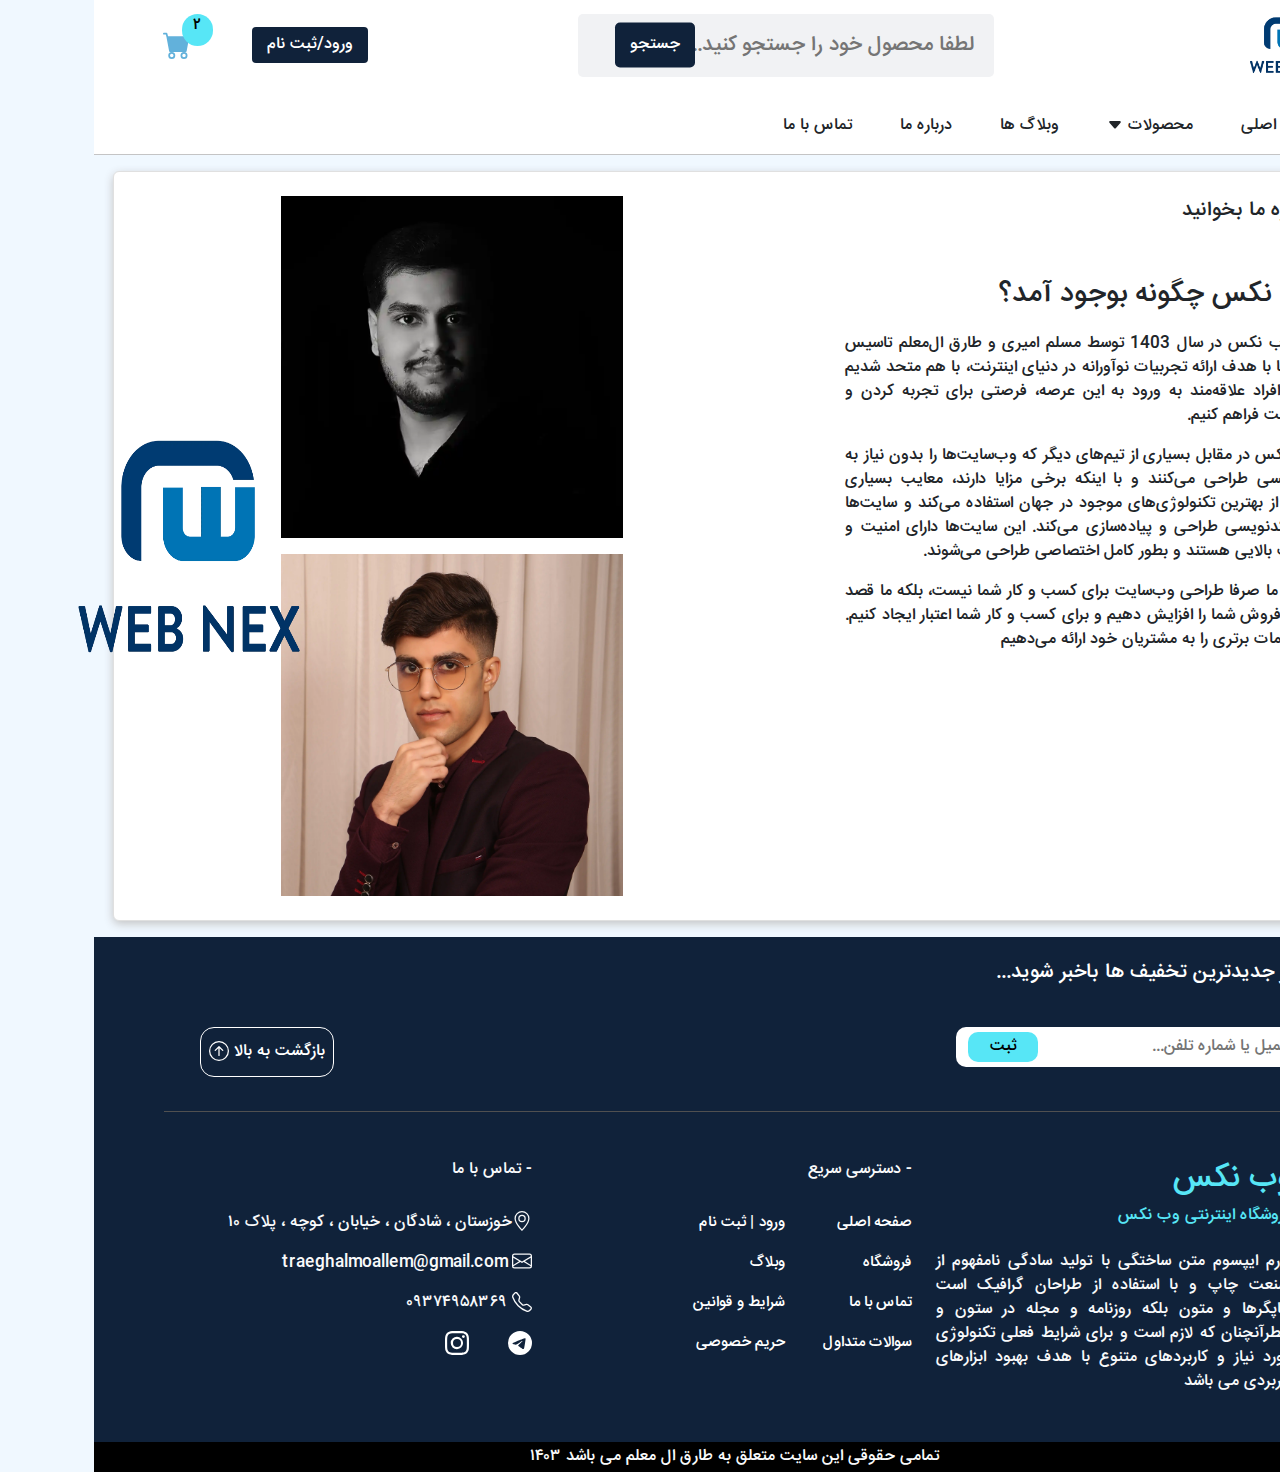
<file: about-us.html>
<!DOCTYPE html>
<html lang="fa" dir="rtl">
  <head>
    <meta charset="UTF-8" />
    <meta name="viewport" content="width=device-width, initial-scale=1.0" />
    <link
      href="https://cdn.jsdelivr.net/npm/bootstrap@5.3.0-alpha3/dist/css/bootstrap.min.css"
      rel="stylesheet"
    />
    <link
      href="https://cdn.jsdelivr.net/npm/bootstrap-icons/font/bootstrap-icons.css"
      rel="stylesheet"
    />

    <link rel="stylesheet" href="plugin/package/swiper-bundle.css" />
    <link rel="stylesheet" href="css/style.css" />
    <link rel="stylesheet" href="css/media.css" />
    <script
      src="https://cdn.jsdelivr.net/npm/bootstrap@5.0.2/dist/js/bootstrap.bundle.min.js"
      crossorigin="anonymous"
    ></script>
    <title>about-us</title>
  </head>
  <body>
    <section id="navbar">
      <div class="container-fluid p-0 m-0">
        <div class="row m-0">
          <div
            class="col-12 navbar-top d-flex justify-content-center align-items-center"
          >
            <div class="row w-100">
              <div
                class="col-2 btn-nav-mobile d-lg-none d-flex justify-content-end align-items-center"
              >
                <svg
                  xmlns="http://www.w3.org/2000/svg"
                  width="34"
                  height="34"
                  fill="currentColor"
                  class="bi bi-list"
                  viewBox="0 0 16 16"
                >
                  <path
                    fill-rule="evenodd"
                    d="M2.5 12a.5.5 0 0 1 .5-.5h10a.5.5 0 0 1 0 1H3a.5.5 0 0 1-.5-.5m0-4a.5.5 0 0 1 .5-.5h10a.5.5 0 0 1 0 1H3a.5.5 0 0 1-.5-.5m0-4a.5.5 0 0 1 .5-.5h10a.5.5 0 0 1 0 1H3a.5.5 0 0 1-.5-.5"
                  />
                </svg>
              </div>
              <div
                class="col-3 col-lg-3 d-flex justify-content-end justify-content-lg-start align-items-center"
              >
                <div class="logo">
                  <img src="img/webnex-logo-1.webp" alt="" />
                </div>
              </div>
              <div
                class="col-5 search-box d-none d-lg-flex justify-content-center align-items-center"
              >
                <input
                  class="col-10 search-input"
                  type="text"
                  placeholder="لطفا محصول خود را جستجو کنید..."
                />
                <button class="search-btn">جستجو</button>
              </div>
              <div class="col-7 col-lg-4 d-flex justify-content-end">
                <ul
                  class="d-flex justify-content-end align-items-center mt-3 gap-4 gap-lg-5"
                >
                  <li class="rigester">ورود/ثبت نام</li>
                  <a href="store.html"
                    ><li class="icon">
                      <div class="count-store fa-numbers">2</div>
                      <svg
                        xmlns="http://www.w3.org/2000/svg"
                        width="28"
                        height="28"
                        fill="currentColor"
                        class="bi bi-cart-fill"
                        viewBox="0 0 16 16"
                      >
                        <path
                          d="M0 1.5A.5.5 0 0 1 .5 1H2a.5.5 0 0 1 .485.379L2.89 3H14.5a.5.5 0 0 1 .491.592l-1.5 8A.5.5 0 0 1 13 12H4a.5.5 0 0 1-.491-.408L2.01 3.607 1.61 2H.5a.5.5 0 0 1-.5-.5M5 12a2 2 0 1 0 0 4 2 2 0 0 0 0-4m7 0a2 2 0 1 0 0 4 2 2 0 0 0 0-4m-7 1a1 1 0 1 1 0 2 1 1 0 0 1 0-2m7 0a1 1 0 1 1 0 2 1 1 0 0 1 0-2"
                        />
                      </svg></li
                  ></a>
                </ul>
              </div>
            </div>
          </div>
          <div class="col-12 navbar-bottom d-none d-lg-flex pt-4">
            <ul class="d-flex justify-content-start align-items-center gap-5">
              <a href="index.html">
                <li>صفحه اصلی</li>
              </a>
              <li class="dropdown">
                محصولات
                <svg
                  xmlns="http://www.w3.org/2000/svg"
                  width="16"
                  height="16"
                  fill="currentColor"
                  class="bi bi-caret-down-fill"
                  viewBox="0 0 16 16"
                >
                  <path
                    d="M7.247 11.14 2.451 5.658C1.885 5.013 2.345 4 3.204 4h9.592a1 1 0 0 1 .753 1.659l-4.796 5.48a1 1 0 0 1-1.506 0z"
                  />
                </svg>
                <div id="menu-dropdown" class="p-4">
                  <div class="row">
                    <ul class="col-2 menu-dropdown mt-3">
                      <a href=""
                        ><p>
                          برند های مختلف موبایل
                          <svg
                            xmlns="http://www.w3.org/2000/svg"
                            width="13"
                            height="13"
                            fill="currentColor"
                            class="bi bi-chevron-left"
                            viewBox="0 0 16 16"
                          >
                            <path
                              fill-rule="evenodd"
                              d="M11.354 1.646a.5.5 0 0 1 0 .708L5.707 8l5.647 5.646a.5.5 0 0 1-.708.708l-6-6a.5.5 0 0 1 0-.708l6-6a.5.5 0 0 1 .708 0"
                            />
                          </svg></p
                      ></a>
                      <a href="filter.html">
                        <li>گوشی اپل</li>
                      </a>
                      <a href="filter.html">
                        <li>گوشی سامسونگ</li>
                      </a>
                      <a href="filter.html">
                        <li>گوشی هواوی</li>
                      </a>
                      <a href="filter.html">
                        <li>گوشی شیائومی</li>
                      </a>
                      <a href="filter.html">
                        <li>گوشی ال جی</li>
                      </a>
                      <a href="filter.html">
                        <li>گوشی انر</li>
                      </a>
                      <a href="filter.html">
                        <li>گوشی نوکیا</li>
                      </a>
                    </ul>
                    <ul class="col-2 menu-dropdown mt-3">
                      <a href=""
                        ><p>
                          برند های مختلف موبایل
                          <svg
                            xmlns="http://www.w3.org/2000/svg"
                            width="13"
                            height="13"
                            fill="currentColor"
                            class="bi bi-chevron-left"
                            viewBox="0 0 16 16"
                          >
                            <path
                              fill-rule="evenodd"
                              d="M11.354 1.646a.5.5 0 0 1 0 .708L5.707 8l5.647 5.646a.5.5 0 0 1-.708.708l-6-6a.5.5 0 0 1 0-.708l6-6a.5.5 0 0 1 .708 0"
                            />
                          </svg></p
                      ></a>
                      <a href="filter.html">
                        <li>گوشی اپل</li>
                      </a>
                      <a href="filter.html">
                        <li>گوشی سامسونگ</li>
                      </a>
                      <a href="filter.html">
                        <li>گوشی هواوی</li>
                      </a>
                      <a href="filter.html">
                        <li>گوشی شیائومی</li>
                      </a>
                      <a href="filter.html">
                        <li>گوشی ال جی</li>
                      </a>
                      <a href="filter.html">
                        <li>گوشی انر</li>
                      </a>
                      <a href="filter.html">
                        <li>گوشی نوکیا</li>
                      </a>
                    </ul>
                    <ul class="col-2 menu-dropdown mt-3">
                      <a href="filter.html"
                        ><p>
                          برند های مختلف موبایل
                          <svg
                            xmlns="http://www.w3.org/2000/svg"
                            width="13"
                            height="13"
                            fill="currentColor"
                            class="bi bi-chevron-left"
                            viewBox="0 0 16 16"
                          >
                            <path
                              fill-rule="evenodd"
                              d="M11.354 1.646a.5.5 0 0 1 0 .708L5.707 8l5.647 5.646a.5.5 0 0 1-.708.708l-6-6a.5.5 0 0 1 0-.708l6-6a.5.5 0 0 1 .708 0"
                            />
                          </svg></p
                      ></a>
                      <a href="filter.html">
                        <li>گوشی اپل</li>
                      </a>
                      <a href="filter.html">
                        <li>گوشی سامسونگ</li>
                      </a>
                      <a href="filter.html">
                        <li>گوشی هواوی</li>
                      </a>
                      <a href="filter.html">
                        <li>گوشی شیائومی</li>
                      </a>
                      <a href="filter.html">
                        <li>گوشی ال جی</li>
                      </a>
                      <a href="filter.html">
                        <li>گوشی انر</li>
                      </a>
                      <a href="filter.html">
                        <li>گوشی نوکیا</li>
                      </a>
                    </ul>
                    <ul class="col-2 menu-dropdown mt-3">
                      <a href="filter.html"
                        ><p>
                          برند های مختلف موبایل
                          <svg
                            xmlns="http://www.w3.org/2000/svg"
                            width="13"
                            height="13"
                            fill="currentColor"
                            class="bi bi-chevron-left"
                            viewBox="0 0 16 16"
                          >
                            <path
                              fill-rule="evenodd"
                              d="M11.354 1.646a.5.5 0 0 1 0 .708L5.707 8l5.647 5.646a.5.5 0 0 1-.708.708l-6-6a.5.5 0 0 1 0-.708l6-6a.5.5 0 0 1 .708 0"
                            />
                          </svg></p
                      ></a>
                      <a href="filter.html">
                        <li>گوشی اپل</li>
                      </a>
                      <a href="filter.html">
                        <li>گوشی سامسونگ</li>
                      </a>
                      <a href="filter.html">
                        <li>گوشی هواوی</li>
                      </a>
                      <a href="filter.html">
                        <li>گوشی شیائومی</li>
                      </a>
                      <a href="filter.html">
                        <li>گوشی ال جی</li>
                      </a>
                      <a href="filter.html">
                        <li>گوشی انر</li>
                      </a>
                      <a href="filter.html">
                        <li>گوشی نوکیا</li>
                      </a>
                    </ul>
                    <ul class="col-2 menu-dropdown mt-3">
                      <a href="filter.html"
                        ><p>
                          برند های مختلف موبایل
                          <svg
                            xmlns="http://www.w3.org/2000/svg"
                            width="13"
                            height="13"
                            fill="currentColor"
                            class="bi bi-chevron-left"
                            viewBox="0 0 16 16"
                          >
                            <path
                              fill-rule="evenodd"
                              d="M11.354 1.646a.5.5 0 0 1 0 .708L5.707 8l5.647 5.646a.5.5 0 0 1-.708.708l-6-6a.5.5 0 0 1 0-.708l6-6a.5.5 0 0 1 .708 0"
                            />
                          </svg></p
                      ></a>
                      <a href="filter.html">
                        <li>گوشی اپل</li>
                      </a>
                      <a href="filter.html">
                        <li>گوشی سامسونگ</li>
                      </a>
                      <a href="filter.html">
                        <li>گوشی هواوی</li>
                      </a>
                      <a href="filter.html">
                        <li>گوشی شیائومی</li>
                      </a>
                      <a href="filter.html">
                        <li>گوشی ال جی</li>
                      </a>
                      <a href="filter.html">
                        <li>گوشی انر</li>
                      </a>
                      <a href="filter.html">
                        <li>گوشی نوکیا</li>
                      </a>
                    </ul>
                    <div
                      class="col-2 pic d-flex justify-content-center align-items-center"
                    >
                      <img src="img/webnex-logo-1.webp" alt="" />
                    </div>
                  </div>
                </div>
              </li>
              <a href="">
                <li>وبلاگ ها</li>
              </a>
              <a href="about-us.html">
                <li>درباره ما</li>
              </a>
              <a href="contact-us.html">
                <li>تماس با ما</li>
              </a>
            </ul>
          </div>
        </div>
      </div>
      <div class="section-nav-mobile d-lg-none">
        <div class="row p-4">
          <div class="col-12 colse-btn d-flex justify-content-end">
            <svg
              xmlns="http://www.w3.org/2000/svg"
              width="35"
              height="35"
              fill="currentColor"
              class="bi bi-x-circle-fill text-danger"
              viewBox="0 0 16 16"
            >
              <path
                d="M16 8A8 8 0 1 1 0 8a8 8 0 0 1 16 0M5.354 4.646a.5.5 0 1 0-.708.708L7.293 8l-2.647 2.646a.5.5 0 0 0 .708.708L8 8.707l2.646 2.647a.5.5 0 0 0 .708-.708L8.707 8l2.647-2.646a.5.5 0 0 0-.708-.708L8 7.293z"
              />
            </svg>
          </div>
          <div
            class="col-12 search-box d-flex justify-content-center align-items-center pt-5"
          >
            <input
              class="col-12 search-input"
              type="text"
              placeholder="لطفا محصول خود را جستجو کنید..."
            />
            <button class="search-btn">جستجو</button>
          </div>
          <div class="col-12 item-nav-mobile pt-5">
            <ul>
              <a href=""><li>صفحه اصلی</li></a>
              <li id="menu-dropdown-mobile">
                محصولات
                <svg
                  xmlns="http://www.w3.org/2000/svg"
                  width="16"
                  height="16"
                  fill="currentColor"
                  class="bi bi-caret-down-fill"
                  viewBox="0 0 16 16"
                >
                  <path
                    d="M7.247 11.14 2.451 5.658C1.885 5.013 2.345 4 3.204 4h9.592a1 1 0 0 1 .753 1.659l-4.796 5.48a1 1 0 0 1-1.506 0z"
                  />
                </svg>
                <div class="row">
                  <ul class="col-12 menu-dropdown-mobile p-3">
                    <li class="h6">برندهای مختلف موبایل</li>
                    <a href="filter.html">
                      <li>گوشی اپل</li>
                    </a>
                    <a href="filter.html">
                      <li>گوشی سامسونگ</li>
                    </a>
                    <a href="filter.html">
                      <li>گوشی هواوی</li>
                    </a>
                    <a href="filter.html">
                      <li>گوشی شیائومی</li>
                    </a>
                    <a href="filter.html">
                      <li>گوشی ال جی</li>
                    </a>
                    <a href="filter.html">
                      <li>گوشی انر</li>
                    </a>
                    <a href="filter.html">
                      <li>گوشی نوکیا</li>
                    </a>
                  </ul>
                </div>
              </li>
              <a href="contact-us.html"><li>تماس با ما</li></a>
              <a href="about-us.html"><li>درباره ما</li></a>
            </ul>
          </div>
        </div>
      </div>
      <section class="dashboard">
        <div class="row p-4">
          <ul>
            <a href="dashboard-profile.html">
              <li class="account mt-0 mb-3 fs-6">
                <svg
                  xmlns="http://www.w3.org/2000/svg"
                  width="22"
                  height="22"
                  fill="currentColor"
                  class="bi bi-person"
                  viewBox="0 0 16 16"
                >
                  <path
                    d="M8 8a3 3 0 1 0 0-6 3 3 0 0 0 0 6m2-3a2 2 0 1 1-4 0 2 2 0 0 1 4 0m4 8c0 1-1 1-1 1H3s-1 0-1-1 1-4 6-4 6 3 6 4m-1-.004c-.001-.246-.154-.986-.832-1.664C11.516 10.68 10.289 10 8 10s-3.516.68-4.168 1.332c-.678.678-.83 1.418-.832 1.664z"
                  />
                </svg>
                مسلم امیری
              </li>
            </a>
            <a href="dashboard-profile.html">
              <li>
                <svg
                  xmlns="http://www.w3.org/2000/svg"
                  width="22"
                  height="22"
                  fill="currentColor"
                  class="bi bi-bag"
                  viewBox="0 0 16 16"
                >
                  <path
                    d="M8 1a2.5 2.5 0 0 1 2.5 2.5V4h-5v-.5A2.5 2.5 0 0 1 8 1m3.5 3v-.5a3.5 3.5 0 1 0-7 0V4H1v10a2 2 0 0 0 2 2h10a2 2 0 0 0 2-2V4zM2 5h12v9a1 1 0 0 1-1 1H3a1 1 0 0 1-1-1z"
                  />
                </svg>
                سفارش ها
              </li>
            </a>
            <a href="dashboard-profile.html">
              <li>
                <svg
                  xmlns="http://www.w3.org/2000/svg"
                  width="22"
                  height="22"
                  fill="currentColor"
                  class="bi bi-heart"
                  viewBox="0 0 16 16"
                >
                  <path
                    d="m8 2.748-.717-.737C5.6.281 2.514.878 1.4 3.053c-.523 1.023-.641 2.5.314 4.385.92 1.815 2.834 3.989 6.286 6.357 3.452-2.368 5.365-4.542 6.286-6.357.955-1.886.838-3.362.314-4.385C13.486.878 10.4.28 8.717 2.01zM8 15C-7.333 4.868 3.279-3.04 7.824 1.143q.09.083.176.171a3 3 0 0 1 .176-.17C12.72-3.042 23.333 4.867 8 15"
                  />
                </svg>
                علاقه مندی ها
              </li>
            </a>
            <a href="dashboard-profile.html">
              <li class="position-relative">
                <svg
                  xmlns="http://www.w3.org/2000/svg"
                  width="22"
                  height="22"
                  fill="currentColor"
                  class="bi bi-envelope-open"
                  viewBox="0 0 16 16"
                >
                  <path
                    d="M8.47 1.318a1 1 0 0 0-.94 0l-6 3.2A1 1 0 0 0 1 5.4v.817l5.75 3.45L8 8.917l1.25.75L15 6.217V5.4a1 1 0 0 0-.53-.882zM15 7.383l-4.778 2.867L15 13.117zm-.035 6.88L8 10.082l-6.965 4.18A1 1 0 0 0 2 15h12a1 1 0 0 0 .965-.738ZM1 13.116l4.778-2.867L1 7.383v5.734ZM7.059.435a2 2 0 0 1 1.882 0l6 3.2A2 2 0 0 1 16 5.4V14a2 2 0 0 1-2 2H2a2 2 0 0 1-2-2V5.4a2 2 0 0 1 1.059-1.765z"
                  />
                </svg>
                پیام ها
                <div class="notif fa-numbers mt-2 mt-lg-1">4</div>
              </li>
            </a>
            <a href="">
              <li>
                <svg
                  xmlns="http://www.w3.org/2000/svg"
                  width="22"
                  height="22"
                  fill="currentColor"
                  class="bi bi-box-arrow-right text-danger"
                  viewBox="0 0 16 16"
                >
                  <path
                    fill-rule="evenodd"
                    d="M10 12.5a.5.5 0 0 1-.5.5h-8a.5.5 0 0 1-.5-.5v-9a.5.5 0 0 1 .5-.5h8a.5.5 0 0 1 .5.5v2a.5.5 0 0 0 1 0v-2A1.5 1.5 0 0 0 9.5 2h-8A1.5 1.5 0 0 0 0 3.5v9A1.5 1.5 0 0 0 1.5 14h8a1.5 1.5 0 0 0 1.5-1.5v-2a.5.5 0 0 0-1 0z"
                  />
                  <path
                    fill-rule="evenodd"
                    d="M15.854 8.354a.5.5 0 0 0 0-.708l-3-3a.5.5 0 0 0-.708.708L14.293 7.5H5.5a.5.5 0 0 0 0 1h8.793l-2.147 2.146a.5.5 0 0 0 .708.708z"
                  />
                </svg>
                خروج از حساب کاربری
              </li>
            </a>
          </ul>
        </div>
      </section>
    </section>
    <section class="main-about-us">
      <div
        class="container-fluid about-us d-flex justify-content-center mt-3 mb-3 p-4 rounded"
      >
        <div class="row d-flex justify-content-between w-100">
          <div class="col-12 col-lg-5 text-about-us">
            <div class="row">
              <div class="col-12 mb-5 fs-5">درباره ما بخوانید</div>
              <div class="col-12 mb-3 fs-3">وب نکس چگونه بوجود آمد؟</div>
              <div class="col-12 text-justify">
                <p>
                  تیم وب نکس در سال 1403 توسط مسلم امیری و طارق ال‌معلم تاسیس
                  شد. ما با هدف ارائه تجربیات نوآورانه در دنیای اینترنت، با هم
                  متحد شدیم تا به افراد علاقه‌مند به ورود به این عرصه، فرصتی
                  برای تجربه کردن و پیشرفت فراهم کنیم.
                </p>
                <p>
                  وب نکس در مقابل بسیاری از تیم‌های دیگر که وب‌سایت‌ها را بدون
                  نیاز به کدنویسی طراحی می‌کنند و با اینکه برخی مزایا دارند،
                  معایب بسیاری دارند، از بهترین تکنولوژی‌های موجود در جهان
                  استفاده می‌کند و سایت‌ها را با کدنویسی طراحی و پیاده‌سازی
                  می‌کند. این سایت‌ها دارای امنیت و سرعت بالایی هستند و بطور
                  کامل اختصاصی طراحی می‌شوند.
                </p>
                <p>
                  هدف ما صرفا طراحی وب‌سایت برای کسب و کار شما نیست، بلکه ما قصد
                  داریم فروش شما را افزایش دهیم و برای کسب و کار شما اعتبار
                  ایجاد کنیم. ما خدمات برتری را به مشتریان خود ارائه می‌دهیم
                </p>
              </div>
            </div>
          </div>
          <div class="col-12 col-lg-5 picture-about-us">
            <div class="row w-100">
              <div class="col-6">
                <div class="col-12 mb-3">
                  <img
                    src="img/Taregh-AlMoallem.webp"
                    alt=""
                    title="طارق ال معلم"
                  />
                </div>
                <div class="col-12">
                  <img src="img/Moslem-Amiri.webp" alt="" title="مسلم امیری" />
                </div>
              </div>
              <div
                class="col-6 d-flex align-items-center justify-content-center"
              >
                <div class="col-12">
                  <a href="https://web-nex.ir">
                    <img
                      src="img/webnex-logo-1.webp"
                      alt=""
                      class="logo-about-us"
                    />
                  </a>
                </div>
              </div>
            </div>
          </div>
        </div>
      </div>
    </section>
    <section>
      <div class="container-fluid fotter pb-5">
        <div class="container">
          <div class="row top-fotter mt-2 mb-5">
            <div class="col-12 mt-4 text-fotter h5">
              از جدیدترین تخفیف ها باخبر شوید...
            </div>
            <div class="row">
              <div class="col-7 col-md-6 col-lg-4">
                <div class="row input">
                  <div class="col-7 d-flex align-items-center">
                    <input type="text" placeholder="ایمیل یا شماره تلفن..." />
                  </div>
                  <div
                    class="col-5 d-flex align-items-center justify-content-end"
                  >
                    <button>ثبت</button>
                  </div>
                </div>
              </div>
              <div class="col-5 col-md-6 col-lg-8 d-flex justify-content-end">
                <a href="#">
                  <button class="text-fotter btn-to-top p-2">
                    بازگشت به بالا
                    <svg
                      xmlns="http://www.w3.org/2000/svg"
                      width="20"
                      height="20"
                      fill="currentColor"
                      class="bi bi-arrow-up-circle"
                      viewBox="0 0 16 16"
                    >
                      <path
                        fill-rule="evenodd"
                        d="M1 8a7 7 0 1 0 14 0A7 7 0 0 0 1 8m15 0A8 8 0 1 1 0 8a8 8 0 0 1 16 0m-7.5 3.5a.5.5 0 0 1-1 0V5.707L5.354 7.854a.5.5 0 1 1-.708-.708l3-3a.5.5 0 0 1 .708 0l3 3a.5.5 0 0 1-.708.708L8.5 5.707z"
                      />
                    </svg>
                  </button>
                </a>
              </div>
            </div>
          </div>
          <div class="row center-fotter">
            <div class="col-12 col-md-6 col-xl-4">
              <div class="row">
                <div class="col-12 h2 text-success"><span>وب نکس</span></div>
                <div class="col-12 h6 text-success mb-4">
                  <span>فروشگاه اینترنتی وب نکس</span>
                </div>
                <div class="col-12 text-light justify-text">
                  لورم ایپسوم متن ساختگی با تولید سادگی نامفهوم از صنعت چاپ و با
                  استفاده از طراحان گرافیک است چاپگرها و متون بلکه روزنامه و
                  مجله در ستون و سطرآنچنان که لازم است و برای شرایط فعلی
                  تکنولوژی مورد نیاز و کاربردهای متنوع با هدف بهبود ابزارهای
                  کاربردی می باشد
                </div>
              </div>
            </div>
            <div class="col-12 col-md-6 col-xl-4 pt-4 pt-lg-0">
              <div class="row mb-4">
                <div class="col-12 d-flex justify-content-start text-light h6">
                  - دسترسی سریع
                </div>
              </div>
              <div class="row d-flex justify-content-start mb-3">
                <div class="col-4"><a href="">صفحه اصلی</a></div>
                <div class="col-4">
                  <a href="">ورود</a> <a href=""> | ثبت نام</a>
                </div>
              </div>
              <div class="row d-flex justify-content-start mb-3">
                <div class="col-4"><a href="">فروشگاه</a></div>
                <div class="col-4"><a href="">وبلاگ</a></div>
              </div>
              <div class="row d-flex justify-content-start mb-3">
                <div class="col-4"><a href="">تماس با ما</a></div>
                <div class="col-4"><a href="">شرایط و قوانین</a></div>
              </div>
              <div class="row d-flex justify-content-start mb-3">
                <div class="col-4"><a href="">سوالات متداول</a></div>
                <div class="col-4"><a href="">حریم خصوصی</a></div>
              </div>
            </div>
            <div class="col-12 col-md-6 col-xl-4">
              <div class="row mb-4">
                <div class="col-12 text-light h6 d-flex justify-content-start">
                  - تماس با ما
                </div>
              </div>
              <div class="row mb-3">
                <div class="col-12 text-light d-flex justify-content-start">
                  <svg
                    xmlns="http://www.w3.org/2000/svg"
                    width="20"
                    height="20"
                    fill="currentColor"
                    class="bi bi-geo-alt"
                    viewBox="0 0 16 16"
                  >
                    <path
                      d="M12.166 8.94c-.524 1.062-1.234 2.12-1.96 3.07A32 32 0 0 1 8 14.58a32 32 0 0 1-2.206-2.57c-.726-.95-1.436-2.008-1.96-3.07C3.304 7.867 3 6.862 3 6a5 5 0 0 1 10 0c0 .862-.305 1.867-.834 2.94M8 16s6-5.686 6-10A6 6 0 0 0 2 6c0 4.314 6 10 6 10"
                    />
                    <path
                      d="M8 8a2 2 0 1 1 0-4 2 2 0 0 1 0 4m0 1a3 3 0 1 0 0-6 3 3 0 0 0 0 6"
                    />
                  </svg>
                  <div class="fa-numbers">
                    خوزستان ، شادگان ، خیابان ، کوچه ، پلاک 10
                  </div>
                </div>
              </div>
              <div class="row mb-3">
                <div
                  class="col-12 text-light d-flex justify-content-start mb-3"
                >
                  <svg
                    xmlns="http://www.w3.org/2000/svg"
                    width="20"
                    height="20"
                    fill="currentColor"
                    class="bi bi-envelope ms-1"
                    viewBox="0 0 16 16"
                  >
                    <path
                      d="M0 4a2 2 0 0 1 2-2h12a2 2 0 0 1 2 2v8a2 2 0 0 1-2 2H2a2 2 0 0 1-2-2zm2-1a1 1 0 0 0-1 1v.217l7 4.2 7-4.2V4a1 1 0 0 0-1-1zm13 2.383-4.708 2.825L15 11.105zm-.034 6.876-5.64-3.471L8 9.583l-1.326-.795-5.64 3.47A1 1 0 0 0 2 13h12a1 1 0 0 0 .966-.741M1 11.105l4.708-2.897L1 5.383z"
                    />
                  </svg>
                  traeghalmoallem@gmail.com
                </div>
                <div class="col-5 text-light">
                  <svg
                    xmlns="http://www.w3.org/2000/svg"
                    width="20"
                    height="20"
                    fill="currentColor"
                    class="bi bi-telephone"
                    viewBox="0 0 16 16"
                  >
                    <path
                      d="M3.654 1.328a.678.678 0 0 0-1.015-.063L1.605 2.3c-.483.484-.661 1.169-.45 1.77a17.6 17.6 0 0 0 4.168 6.608 17.6 17.6 0 0 0 6.608 4.168c.601.211 1.286.033 1.77-.45l1.034-1.034a.678.678 0 0 0-.063-1.015l-2.307-1.794a.68.68 0 0 0-.58-.122l-2.19.547a1.75 1.75 0 0 1-1.657-.459L5.482 8.062a1.75 1.75 0 0 1-.46-1.657l.548-2.19a.68.68 0 0 0-.122-.58zM1.884.511a1.745 1.745 0 0 1 2.612.163L6.29 2.98c.329.423.445.974.315 1.494l-.547 2.19a.68.68 0 0 0 .178.643l2.457 2.457a.68.68 0 0 0 .644.178l2.189-.547a1.75 1.75 0 0 1 1.494.315l2.306 1.794c.829.645.905 1.87.163 2.611l-1.034 1.034c-.74.74-1.846 1.065-2.877.702a18.6 18.6 0 0 1-7.01-4.42 18.6 18.6 0 0 1-4.42-7.009c-.362-1.03-.037-2.137.703-2.877z"
                    />
                  </svg>
                  <span class="text-light fa-numbers">09374958369</span>
                </div>
              </div>
              <div class="row">
                <div class="col-2">
                  <a href="t.me/traeghalmoallem.com">
                    <svg
                      xmlns="http://www.w3.org/2000/svg"
                      width="24"
                      height="24"
                      fill="currentColor"
                      class="bi bi-telegram"
                      viewBox="0 0 16 16"
                    >
                      <path
                        d="M16 8A8 8 0 1 1 0 8a8 8 0 0 1 16 0M8.287 5.906q-1.168.486-4.666 2.01-.567.225-.595.442c-.03.243.275.339.69.47l.175.055c.408.133.958.288 1.243.294q.39.01.868-.32 3.269-2.206 3.374-2.23c.05-.012.12-.026.166.016s.042.12.037.141c-.03.129-1.227 1.241-1.846 1.817-.193.18-.33.307-.358.336a8 8 0 0 1-.188.186c-.38.366-.664.64.015 1.088.327.216.589.393.85.571.284.194.568.387.936.629q.14.092.27.187c.331.236.63.448.997.414.214-.02.435-.22.547-.82.265-1.417.786-4.486.906-5.751a1.4 1.4 0 0 0-.013-.315.34.34 0 0 0-.114-.217.53.53 0 0 0-.31-.093c-.3.005-.763.166-2.984 1.09"
                      />
                    </svg>
                  </a>
                </div>
                <div class="col-2">
                  <a href="">
                    <svg
                      xmlns="http://www.w3.org/2000/svg"
                      width="24"
                      height="24"
                      fill="currentColor"
                      class="bi bi-instagram"
                      viewBox="0 0 16 16"
                    >
                      <path
                        d="M8 0C5.829 0 5.556.01 4.703.048 3.85.088 3.269.222 2.76.42a3.9 3.9 0 0 0-1.417.923A3.9 3.9 0 0 0 .42 2.76C.222 3.268.087 3.85.048 4.7.01 5.555 0 5.827 0 8.001c0 2.172.01 2.444.048 3.297.04.852.174 1.433.372 1.942.205.526.478.972.923 1.417.444.445.89.719 1.416.923.51.198 1.09.333 1.942.372C5.555 15.99 5.827 16 8 16s2.444-.01 3.298-.048c.851-.04 1.434-.174 1.943-.372a3.9 3.9 0 0 0 1.416-.923c.445-.445.718-.891.923-1.417.197-.509.332-1.09.372-1.942C15.99 10.445 16 10.173 16 8s-.01-2.445-.048-3.299c-.04-.851-.175-1.433-.372-1.941a3.9 3.9 0 0 0-.923-1.417A3.9 3.9 0 0 0 13.24.42c-.51-.198-1.092-.333-1.943-.372C10.443.01 10.172 0 7.998 0zm-.717 1.442h.718c2.136 0 2.389.007 3.232.046.78.035 1.204.166 1.486.275.373.145.64.319.92.599s.453.546.598.92c.11.281.24.705.275 1.485.039.843.047 1.096.047 3.231s-.008 2.389-.047 3.232c-.035.78-.166 1.203-.275 1.485a2.5 2.5 0 0 1-.599.919c-.28.28-.546.453-.92.598-.28.11-.704.24-1.485.276-.843.038-1.096.047-3.232.047s-2.39-.009-3.233-.047c-.78-.036-1.203-.166-1.485-.276a2.5 2.5 0 0 1-.92-.598 2.5 2.5 0 0 1-.6-.92c-.109-.281-.24-.705-.275-1.485-.038-.843-.046-1.096-.046-3.233s.008-2.388.046-3.231c.036-.78.166-1.204.276-1.486.145-.373.319-.64.599-.92s.546-.453.92-.598c.282-.11.705-.24 1.485-.276.738-.034 1.024-.044 2.515-.045zm4.988 1.328a.96.96 0 1 0 0 1.92.96.96 0 0 0 0-1.92m-4.27 1.122a4.109 4.109 0 1 0 0 8.217 4.109 4.109 0 0 0 0-8.217m0 1.441a2.667 2.667 0 1 1 0 5.334 2.667 2.667 0 0 1 0-5.334"
                      />
                    </svg>
                  </a>
                </div>
              </div>
            </div>
          </div>
        </div>
      </div>
    </section>
    <section>
      <div class="container-fluid bg-black">
        <div class="row bottom-fotter d-flex align-items-center text-light">
          <div
            class="col-12 d-flex justify-content-center text-light fa-numbers"
          >
            تمامی حقوقی این سایت متعلق به طارق ال معلم می باشد 1403
          </div>
        </div>
      </div>
    </section>
    <script src="plugin/package/swiper-bundle.js"></script>
    <script src="js/main.js"></script>
  </body>
</html>
</file>
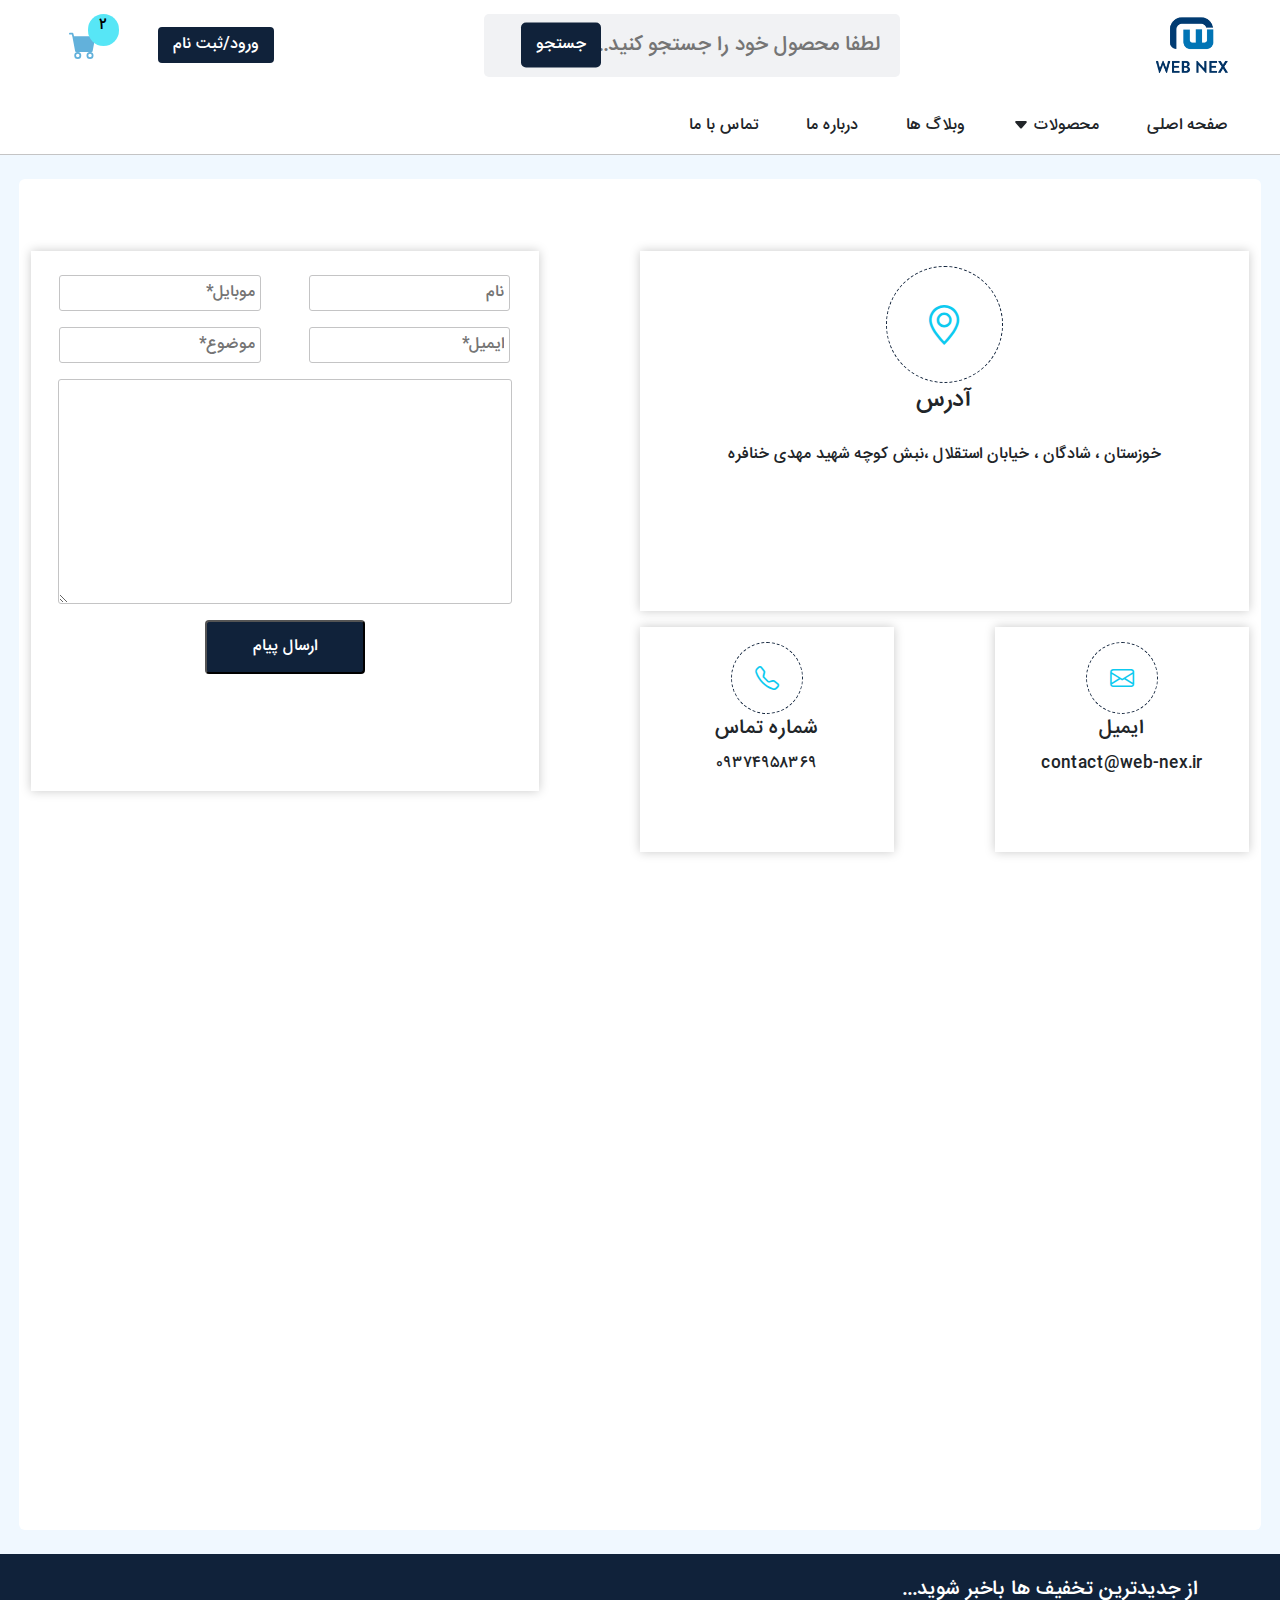
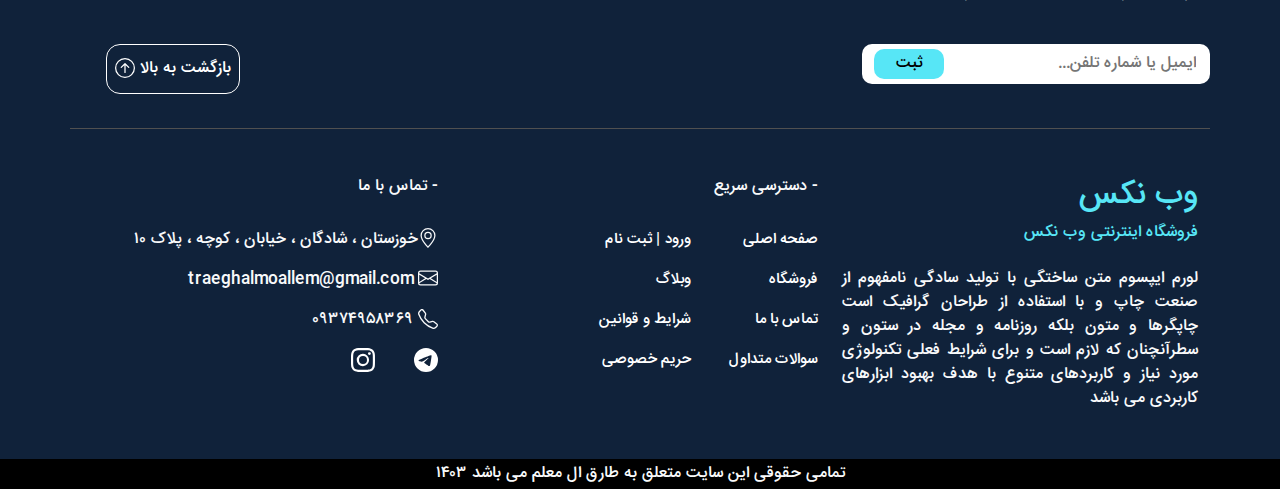
<file: contact-us.html>
<!DOCTYPE html>
<html lang="fa" dir="rtl">
  <head>
    <meta charset="UTF-8" />
    <meta name="viewport" content="width=device-width, initial-scale=1.0" />
    <link
      href="https://cdn.jsdelivr.net/npm/bootstrap@5.3.0-alpha3/dist/css/bootstrap.min.css"
      rel="stylesheet"
    />
    <link
      href="https://cdn.jsdelivr.net/npm/bootstrap-icons/font/bootstrap-icons.css"
      rel="stylesheet"
    />

    <link rel="stylesheet" href="plugin/package/swiper-bundle.css" />
    <link rel="stylesheet" href="css/style.css" />
    <link rel="stylesheet" href="css/media.css" />
    <script
      src="https://cdn.jsdelivr.net/npm/bootstrap@5.0.2/dist/js/bootstrap.bundle.min.js"
      crossorigin="anonymous"
    ></script>
    <title>Document</title>
  </head>
  <body>
    <section id="navbar">
      <div class="container-fluid p-0 m-0">
        <div class="row m-0">
          <div
            class="col-12 navbar-top d-flex justify-content-center align-items-center"
          >
            <div class="row w-100">
              <div
                class="col-2 btn-nav-mobile d-lg-none d-flex justify-content-end align-items-center"
              >
                <svg
                  xmlns="http://www.w3.org/2000/svg"
                  width="34"
                  height="34"
                  fill="currentColor"
                  class="bi bi-list"
                  viewBox="0 0 16 16"
                >
                  <path
                    fill-rule="evenodd"
                    d="M2.5 12a.5.5 0 0 1 .5-.5h10a.5.5 0 0 1 0 1H3a.5.5 0 0 1-.5-.5m0-4a.5.5 0 0 1 .5-.5h10a.5.5 0 0 1 0 1H3a.5.5 0 0 1-.5-.5m0-4a.5.5 0 0 1 .5-.5h10a.5.5 0 0 1 0 1H3a.5.5 0 0 1-.5-.5"
                  />
                </svg>
              </div>
              <div
                class="col-3 col-lg-3 d-flex justify-content-end justify-content-lg-start align-items-center"
              >
                <div class="logo">
                  <img src="img/webnex-logo-1.webp" alt="" />
                </div>
              </div>
              <div
                class="col-5 search-box d-none d-lg-flex justify-content-center align-items-center"
              >
                <input
                  class="col-10 search-input"
                  type="text"
                  placeholder="لطفا محصول خود را جستجو کنید..."
                />
                <button class="search-btn">جستجو</button>
              </div>
              <div class="col-7 col-lg-4 d-flex justify-content-end">
                <ul
                  class="d-flex justify-content-end align-items-center mt-3 gap-4 gap-lg-5"
                >
                  <li class="rigester">ورود/ثبت نام</li>
                  <a href="store.html"
                    ><li class="icon">
                      <div class="count-store fa-numbers">2</div>
                      <svg
                        xmlns="http://www.w3.org/2000/svg"
                        width="28"
                        height="28"
                        fill="currentColor"
                        class="bi bi-cart-fill"
                        viewBox="0 0 16 16"
                      >
                        <path
                          d="M0 1.5A.5.5 0 0 1 .5 1H2a.5.5 0 0 1 .485.379L2.89 3H14.5a.5.5 0 0 1 .491.592l-1.5 8A.5.5 0 0 1 13 12H4a.5.5 0 0 1-.491-.408L2.01 3.607 1.61 2H.5a.5.5 0 0 1-.5-.5M5 12a2 2 0 1 0 0 4 2 2 0 0 0 0-4m7 0a2 2 0 1 0 0 4 2 2 0 0 0 0-4m-7 1a1 1 0 1 1 0 2 1 1 0 0 1 0-2m7 0a1 1 0 1 1 0 2 1 1 0 0 1 0-2"
                        />
                      </svg></li
                  ></a>
                </ul>
              </div>
            </div>
          </div>
          <div class="col-12 navbar-bottom d-none d-lg-flex pt-4">
            <ul class="d-flex justify-content-start align-items-center gap-5">
              <a href="index.html">
                <li>صفحه اصلی</li>
              </a>
              <li class="dropdown">
                محصولات
                <svg
                  xmlns="http://www.w3.org/2000/svg"
                  width="16"
                  height="16"
                  fill="currentColor"
                  class="bi bi-caret-down-fill"
                  viewBox="0 0 16 16"
                >
                  <path
                    d="M7.247 11.14 2.451 5.658C1.885 5.013 2.345 4 3.204 4h9.592a1 1 0 0 1 .753 1.659l-4.796 5.48a1 1 0 0 1-1.506 0z"
                  />
                </svg>
                <div id="menu-dropdown" class="p-4">
                  <div class="row">
                    <ul class="col-2 menu-dropdown mt-3">
                      <a href=""
                        ><p>
                          برند های مختلف موبایل
                          <svg
                            xmlns="http://www.w3.org/2000/svg"
                            width="13"
                            height="13"
                            fill="currentColor"
                            class="bi bi-chevron-left"
                            viewBox="0 0 16 16"
                          >
                            <path
                              fill-rule="evenodd"
                              d="M11.354 1.646a.5.5 0 0 1 0 .708L5.707 8l5.647 5.646a.5.5 0 0 1-.708.708l-6-6a.5.5 0 0 1 0-.708l6-6a.5.5 0 0 1 .708 0"
                            />
                          </svg></p
                      ></a>
                      <a href="filter.html">
                        <li>گوشی اپل</li>
                      </a>
                      <a href="filter.html">
                        <li>گوشی سامسونگ</li>
                      </a>
                      <a href="filter.html">
                        <li>گوشی هواوی</li>
                      </a>
                      <a href="filter.html">
                        <li>گوشی شیائومی</li>
                      </a>
                      <a href="filter.html">
                        <li>گوشی ال جی</li>
                      </a>
                      <a href="filter.html">
                        <li>گوشی انر</li>
                      </a>
                      <a href="filter.html">
                        <li>گوشی نوکیا</li>
                      </a>
                    </ul>
                    <ul class="col-2 menu-dropdown mt-3">
                      <a href=""
                        ><p>
                          برند های مختلف موبایل
                          <svg
                            xmlns="http://www.w3.org/2000/svg"
                            width="13"
                            height="13"
                            fill="currentColor"
                            class="bi bi-chevron-left"
                            viewBox="0 0 16 16"
                          >
                            <path
                              fill-rule="evenodd"
                              d="M11.354 1.646a.5.5 0 0 1 0 .708L5.707 8l5.647 5.646a.5.5 0 0 1-.708.708l-6-6a.5.5 0 0 1 0-.708l6-6a.5.5 0 0 1 .708 0"
                            />
                          </svg></p
                      ></a>
                      <a href="filter.html">
                        <li>گوشی اپل</li>
                      </a>
                      <a href="filter.html">
                        <li>گوشی سامسونگ</li>
                      </a>
                      <a href="filter.html">
                        <li>گوشی هواوی</li>
                      </a>
                      <a href="filter.html">
                        <li>گوشی شیائومی</li>
                      </a>
                      <a href="filter.html">
                        <li>گوشی ال جی</li>
                      </a>
                      <a href="filter.html">
                        <li>گوشی انر</li>
                      </a>
                      <a href="filter.html">
                        <li>گوشی نوکیا</li>
                      </a>
                    </ul>
                    <ul class="col-2 menu-dropdown mt-3">
                      <a href="filter.html"
                        ><p>
                          برند های مختلف موبایل
                          <svg
                            xmlns="http://www.w3.org/2000/svg"
                            width="13"
                            height="13"
                            fill="currentColor"
                            class="bi bi-chevron-left"
                            viewBox="0 0 16 16"
                          >
                            <path
                              fill-rule="evenodd"
                              d="M11.354 1.646a.5.5 0 0 1 0 .708L5.707 8l5.647 5.646a.5.5 0 0 1-.708.708l-6-6a.5.5 0 0 1 0-.708l6-6a.5.5 0 0 1 .708 0"
                            />
                          </svg></p
                      ></a>
                      <a href="filter.html">
                        <li>گوشی اپل</li>
                      </a>
                      <a href="filter.html">
                        <li>گوشی سامسونگ</li>
                      </a>
                      <a href="filter.html">
                        <li>گوشی هواوی</li>
                      </a>
                      <a href="filter.html">
                        <li>گوشی شیائومی</li>
                      </a>
                      <a href="filter.html">
                        <li>گوشی ال جی</li>
                      </a>
                      <a href="filter.html">
                        <li>گوشی انر</li>
                      </a>
                      <a href="filter.html">
                        <li>گوشی نوکیا</li>
                      </a>
                    </ul>
                    <ul class="col-2 menu-dropdown mt-3">
                      <a href="filter.html"
                        ><p>
                          برند های مختلف موبایل
                          <svg
                            xmlns="http://www.w3.org/2000/svg"
                            width="13"
                            height="13"
                            fill="currentColor"
                            class="bi bi-chevron-left"
                            viewBox="0 0 16 16"
                          >
                            <path
                              fill-rule="evenodd"
                              d="M11.354 1.646a.5.5 0 0 1 0 .708L5.707 8l5.647 5.646a.5.5 0 0 1-.708.708l-6-6a.5.5 0 0 1 0-.708l6-6a.5.5 0 0 1 .708 0"
                            />
                          </svg></p
                      ></a>
                      <a href="filter.html">
                        <li>گوشی اپل</li>
                      </a>
                      <a href="filter.html">
                        <li>گوشی سامسونگ</li>
                      </a>
                      <a href="filter.html">
                        <li>گوشی هواوی</li>
                      </a>
                      <a href="filter.html">
                        <li>گوشی شیائومی</li>
                      </a>
                      <a href="filter.html">
                        <li>گوشی ال جی</li>
                      </a>
                      <a href="filter.html">
                        <li>گوشی انر</li>
                      </a>
                      <a href="filter.html">
                        <li>گوشی نوکیا</li>
                      </a>
                    </ul>
                    <ul class="col-2 menu-dropdown mt-3">
                      <a href="filter.html"
                        ><p>
                          برند های مختلف موبایل
                          <svg
                            xmlns="http://www.w3.org/2000/svg"
                            width="13"
                            height="13"
                            fill="currentColor"
                            class="bi bi-chevron-left"
                            viewBox="0 0 16 16"
                          >
                            <path
                              fill-rule="evenodd"
                              d="M11.354 1.646a.5.5 0 0 1 0 .708L5.707 8l5.647 5.646a.5.5 0 0 1-.708.708l-6-6a.5.5 0 0 1 0-.708l6-6a.5.5 0 0 1 .708 0"
                            />
                          </svg></p
                      ></a>
                      <a href="filter.html">
                        <li>گوشی اپل</li>
                      </a>
                      <a href="filter.html">
                        <li>گوشی سامسونگ</li>
                      </a>
                      <a href="filter.html">
                        <li>گوشی هواوی</li>
                      </a>
                      <a href="filter.html">
                        <li>گوشی شیائومی</li>
                      </a>
                      <a href="filter.html">
                        <li>گوشی ال جی</li>
                      </a>
                      <a href="filter.html">
                        <li>گوشی انر</li>
                      </a>
                      <a href="filter.html">
                        <li>گوشی نوکیا</li>
                      </a>
                    </ul>
                    <div
                      class="col-2 pic d-flex justify-content-center align-items-center"
                    >
                      <img src="img/webnex-logo-1.webp" alt="" />
                    </div>
                  </div>
                </div>
              </li>
              <a href="">
                <li>وبلاگ ها</li>
              </a>
              <a href="about-us.html">
                <li>درباره ما</li>
              </a>
              <a href="contact-us.html">
                <li>تماس با ما</li>
              </a>
            </ul>
          </div>
        </div>
      </div>
      <div class="section-nav-mobile d-lg-none">
        <div class="row p-4">
          <div class="col-12 colse-btn d-flex justify-content-end">
            <svg
              xmlns="http://www.w3.org/2000/svg"
              width="35"
              height="35"
              fill="currentColor"
              class="bi bi-x-circle-fill text-danger"
              viewBox="0 0 16 16"
            >
              <path
                d="M16 8A8 8 0 1 1 0 8a8 8 0 0 1 16 0M5.354 4.646a.5.5 0 1 0-.708.708L7.293 8l-2.647 2.646a.5.5 0 0 0 .708.708L8 8.707l2.646 2.647a.5.5 0 0 0 .708-.708L8.707 8l2.647-2.646a.5.5 0 0 0-.708-.708L8 7.293z"
              />
            </svg>
          </div>
          <div
            class="col-12 search-box d-flex justify-content-center align-items-center pt-5"
          >
            <input
              class="col-12 search-input"
              type="text"
              placeholder="لطفا محصول خود را جستجو کنید..."
            />
            <button class="search-btn">جستجو</button>
          </div>
          <div class="col-12 item-nav-mobile pt-5">
            <ul>
              <a href=""><li>صفحه اصلی</li></a>
              <li id="menu-dropdown-mobile">
                محصولات
                <svg
                  xmlns="http://www.w3.org/2000/svg"
                  width="16"
                  height="16"
                  fill="currentColor"
                  class="bi bi-caret-down-fill"
                  viewBox="0 0 16 16"
                >
                  <path
                    d="M7.247 11.14 2.451 5.658C1.885 5.013 2.345 4 3.204 4h9.592a1 1 0 0 1 .753 1.659l-4.796 5.48a1 1 0 0 1-1.506 0z"
                  />
                </svg>
                <div class="row">
                  <ul class="col-12 menu-dropdown-mobile p-3">
                    <li class="h6">برندهای مختلف موبایل</li>
                    <a href="filter.html">
                      <li>گوشی اپل</li>
                    </a>
                    <a href="filter.html">
                      <li>گوشی سامسونگ</li>
                    </a>
                    <a href="filter.html">
                      <li>گوشی هواوی</li>
                    </a>
                    <a href="filter.html">
                      <li>گوشی شیائومی</li>
                    </a>
                    <a href="filter.html">
                      <li>گوشی ال جی</li>
                    </a>
                    <a href="filter.html">
                      <li>گوشی انر</li>
                    </a>
                    <a href="filter.html">
                      <li>گوشی نوکیا</li>
                    </a>
                  </ul>
                </div>
              </li>
              <a href="contact-us.html"><li>تماس با ما</li></a>
              <a href="about-us.html"><li>درباره ما</li></a>
            </ul>
          </div>
        </div>
      </div>
      <section class="dashboard">
        <div class="row p-4">
          <ul>
            <a href="dashboard-profile.html">
              <li class="account mt-0 mb-3 fs-6">
                <svg
                  xmlns="http://www.w3.org/2000/svg"
                  width="22"
                  height="22"
                  fill="currentColor"
                  class="bi bi-person"
                  viewBox="0 0 16 16"
                >
                  <path
                    d="M8 8a3 3 0 1 0 0-6 3 3 0 0 0 0 6m2-3a2 2 0 1 1-4 0 2 2 0 0 1 4 0m4 8c0 1-1 1-1 1H3s-1 0-1-1 1-4 6-4 6 3 6 4m-1-.004c-.001-.246-.154-.986-.832-1.664C11.516 10.68 10.289 10 8 10s-3.516.68-4.168 1.332c-.678.678-.83 1.418-.832 1.664z"
                  />
                </svg>
                مسلم امیری
              </li>
            </a>
            <a href="dashboard-profile.html">
              <li>
                <svg
                  xmlns="http://www.w3.org/2000/svg"
                  width="22"
                  height="22"
                  fill="currentColor"
                  class="bi bi-bag"
                  viewBox="0 0 16 16"
                >
                  <path
                    d="M8 1a2.5 2.5 0 0 1 2.5 2.5V4h-5v-.5A2.5 2.5 0 0 1 8 1m3.5 3v-.5a3.5 3.5 0 1 0-7 0V4H1v10a2 2 0 0 0 2 2h10a2 2 0 0 0 2-2V4zM2 5h12v9a1 1 0 0 1-1 1H3a1 1 0 0 1-1-1z"
                  />
                </svg>
                سفارش ها
              </li>
            </a>
            <a href="dashboard-profile.html">
              <li>
                <svg
                  xmlns="http://www.w3.org/2000/svg"
                  width="22"
                  height="22"
                  fill="currentColor"
                  class="bi bi-heart"
                  viewBox="0 0 16 16"
                >
                  <path
                    d="m8 2.748-.717-.737C5.6.281 2.514.878 1.4 3.053c-.523 1.023-.641 2.5.314 4.385.92 1.815 2.834 3.989 6.286 6.357 3.452-2.368 5.365-4.542 6.286-6.357.955-1.886.838-3.362.314-4.385C13.486.878 10.4.28 8.717 2.01zM8 15C-7.333 4.868 3.279-3.04 7.824 1.143q.09.083.176.171a3 3 0 0 1 .176-.17C12.72-3.042 23.333 4.867 8 15"
                  />
                </svg>
                علاقه مندی ها
              </li>
            </a>
            <a href="dashboard-profile.html">
              <li class="position-relative">
                <svg
                  xmlns="http://www.w3.org/2000/svg"
                  width="22"
                  height="22"
                  fill="currentColor"
                  class="bi bi-envelope-open"
                  viewBox="0 0 16 16"
                >
                  <path
                    d="M8.47 1.318a1 1 0 0 0-.94 0l-6 3.2A1 1 0 0 0 1 5.4v.817l5.75 3.45L8 8.917l1.25.75L15 6.217V5.4a1 1 0 0 0-.53-.882zM15 7.383l-4.778 2.867L15 13.117zm-.035 6.88L8 10.082l-6.965 4.18A1 1 0 0 0 2 15h12a1 1 0 0 0 .965-.738ZM1 13.116l4.778-2.867L1 7.383v5.734ZM7.059.435a2 2 0 0 1 1.882 0l6 3.2A2 2 0 0 1 16 5.4V14a2 2 0 0 1-2 2H2a2 2 0 0 1-2-2V5.4a2 2 0 0 1 1.059-1.765z"
                  />
                </svg>
                پیام ها
                <div class="notif fa-numbers mt-2 mt-lg-1">4</div>
              </li>
            </a>
            <a href="">
              <li>
                <svg
                  xmlns="http://www.w3.org/2000/svg"
                  width="22"
                  height="22"
                  fill="currentColor"
                  class="bi bi-box-arrow-right text-danger"
                  viewBox="0 0 16 16"
                >
                  <path
                    fill-rule="evenodd"
                    d="M10 12.5a.5.5 0 0 1-.5.5h-8a.5.5 0 0 1-.5-.5v-9a.5.5 0 0 1 .5-.5h8a.5.5 0 0 1 .5.5v2a.5.5 0 0 0 1 0v-2A1.5 1.5 0 0 0 9.5 2h-8A1.5 1.5 0 0 0 0 3.5v9A1.5 1.5 0 0 0 1.5 14h8a1.5 1.5 0 0 0 1.5-1.5v-2a.5.5 0 0 0-1 0z"
                  />
                  <path
                    fill-rule="evenodd"
                    d="M15.854 8.354a.5.5 0 0 0 0-.708l-3-3a.5.5 0 0 0-.708.708L14.293 7.5H5.5a.5.5 0 0 0 0 1h8.793l-2.147 2.146a.5.5 0 0 0 .708.708z"
                  />
                </svg>
                خروج از حساب کاربری
              </li>
            </a>
          </ul>
        </div>
      </section>
    </section>
    <section class="main-contact-us mt-4 mb-4">
      <div class="container-fluid contact-us rounded p-4">
        <div class="row d-flex justify-content-between mt-5">
          <div class="col-12 col-lg-6">
            <div class="row d-flex justify-content-between gap-3">
              <div
                class="col-12 adderes-contact d-flex align-items-start justify-content-center gap-1"
              >
                <div class="row">
                  <div
                    class="col-12 icon-adderes d-flex justify-content-center"
                  >
                    <i
                      class="bi bi-geo-alt d-flex align-items-center justify-content-center fs-1 text-info"
                    ></i>
                  </div>
                  <div class="col-12 d-flex justify-content-center fs-4">
                    آدرس
                  </div>
                  <div class="col-12 text-center mt-4">
                    خوزستان ، شادگان ، خیابان استقلال ،نبش کوچه شهید مهدی خنافره
                  </div>
                </div>
              </div>
              <div class="col-5 email-contact-us">
                <div class="row d-flex justify-content-center">
                  <div class="col-12 icon-email d-flex justify-content-center">
                    <i
                      class="bi bi-envelope d-flex align-items-center justify-content-center fs-4 text-info"
                    ></i>
                  </div>
                  <div class="col-12 d-flex justify-content-center fs-5">
                    ایمیل
                  </div>
                  <div class="col-12 text-center mt-2">contact@web-nex.ir</div>
                </div>
              </div>
              <div class="col-5 email-contact-us">
                <div class="row d-flex justify-content-center">
                  <div class="col-12 icon-email d-flex justify-content-center">
                    <i
                      class="bi bi-telephone d-flex align-items-center justify-content-center fs-4 text-info"
                    ></i>
                  </div>
                  <div class="col-12 d-flex justify-content-center fs-5">
                    شماره تماس
                  </div>
                  <div class="col-12 text-center mt-2 fa-numbers">
                    09374958369
                  </div>
                </div>
              </div>
            </div>
          </div>
          <div class="col-12 col-lg-5 form-contact-us mt-4 mt-lg-0 p-3">
            <form action="" class="p-2">
              <div class="row d-flex justify-content-around gap-3">
                <input type="text" class="col-5" placeholder="نام" />
                <input type="text" class="col-5" placeholder="موبایل*" />
                <input type="text" class="col-5" placeholder="ایمیل*" />
                <input type="text" class="col-5" placeholder="موضوع*" />
                <textarea name="" id=""></textarea>
                <button type="submit">ارسال پیام</button>
              </div>
            </form>
          </div>
          <div class="col-12 d-flex justify-content-center mt-4">
            <iframe
              src="https://www.google.com/maps/embed?pb=!1m18!1m12!1m3!1d3151.835434509123!2d144.9537353153168!3d-37.81627997975157!2m3!1f0!2f0!3f0!3m2!1i1024!2i768!4f13.1!3m3!1m2!1s0x6ad642af0f11f3c7%3A0x5045675218ceed30!2sYour%20Location!5e0!3m2!1sen!2s!4v1616161616161!5m2!1sen!2s"
              style="border: 0"
              allowfullscreen=""
              loading="lazy"
            ></iframe>
          </div>
        </div>
      </div>
    </section>
    <section>
      <div class="container-fluid fotter pb-5">
        <div class="container">
          <div class="row top-fotter mt-2 mb-5">
            <div class="col-12 mt-4 text-fotter h5">
              از جدیدترین تخفیف ها باخبر شوید...
            </div>
            <div class="row">
              <div class="col-7 col-md-6 col-lg-4">
                <div class="row input">
                  <div class="col-7 d-flex align-items-center">
                    <input type="text" placeholder="ایمیل یا شماره تلفن..." />
                  </div>
                  <div
                    class="col-5 d-flex align-items-center justify-content-end"
                  >
                    <button>ثبت</button>
                  </div>
                </div>
              </div>
              <div class="col-5 col-md-6 col-lg-8 d-flex justify-content-end">
                <a href="#">
                  <button class="text-fotter btn-to-top p-2">
                    بازگشت به بالا
                    <svg
                      xmlns="http://www.w3.org/2000/svg"
                      width="20"
                      height="20"
                      fill="currentColor"
                      class="bi bi-arrow-up-circle"
                      viewBox="0 0 16 16"
                    >
                      <path
                        fill-rule="evenodd"
                        d="M1 8a7 7 0 1 0 14 0A7 7 0 0 0 1 8m15 0A8 8 0 1 1 0 8a8 8 0 0 1 16 0m-7.5 3.5a.5.5 0 0 1-1 0V5.707L5.354 7.854a.5.5 0 1 1-.708-.708l3-3a.5.5 0 0 1 .708 0l3 3a.5.5 0 0 1-.708.708L8.5 5.707z"
                      />
                    </svg>
                  </button>
                </a>
              </div>
            </div>
          </div>
          <div class="row center-fotter">
            <div class="col-12 col-md-6 col-xl-4">
              <div class="row">
                <div class="col-12 h2 text-success"><span>وب نکس</span></div>
                <div class="col-12 h6 text-success mb-4">
                  <span>فروشگاه اینترنتی وب نکس</span>
                </div>
                <div class="col-12 text-light justify-text">
                  لورم ایپسوم متن ساختگی با تولید سادگی نامفهوم از صنعت چاپ و با
                  استفاده از طراحان گرافیک است چاپگرها و متون بلکه روزنامه و
                  مجله در ستون و سطرآنچنان که لازم است و برای شرایط فعلی
                  تکنولوژی مورد نیاز و کاربردهای متنوع با هدف بهبود ابزارهای
                  کاربردی می باشد
                </div>
              </div>
            </div>
            <div class="col-12 col-md-6 col-xl-4 pt-4 pt-lg-0">
              <div class="row mb-4">
                <div class="col-12 d-flex justify-content-start text-light h6">
                  - دسترسی سریع
                </div>
              </div>
              <div class="row d-flex justify-content-start mb-3">
                <div class="col-4"><a href="">صفحه اصلی</a></div>
                <div class="col-4">
                  <a href="">ورود</a> <a href=""> | ثبت نام</a>
                </div>
              </div>
              <div class="row d-flex justify-content-start mb-3">
                <div class="col-4"><a href="">فروشگاه</a></div>
                <div class="col-4"><a href="">وبلاگ</a></div>
              </div>
              <div class="row d-flex justify-content-start mb-3">
                <div class="col-4"><a href="">تماس با ما</a></div>
                <div class="col-4"><a href="">شرایط و قوانین</a></div>
              </div>
              <div class="row d-flex justify-content-start mb-3">
                <div class="col-4"><a href="">سوالات متداول</a></div>
                <div class="col-4"><a href="">حریم خصوصی</a></div>
              </div>
            </div>
            <div class="col-12 col-md-6 col-xl-4">
              <div class="row mb-4">
                <div class="col-12 text-light h6 d-flex justify-content-start">
                  - تماس با ما
                </div>
              </div>
              <div class="row mb-3">
                <div class="col-12 text-light d-flex justify-content-start">
                  <svg
                    xmlns="http://www.w3.org/2000/svg"
                    width="20"
                    height="20"
                    fill="currentColor"
                    class="bi bi-geo-alt"
                    viewBox="0 0 16 16"
                  >
                    <path
                      d="M12.166 8.94c-.524 1.062-1.234 2.12-1.96 3.07A32 32 0 0 1 8 14.58a32 32 0 0 1-2.206-2.57c-.726-.95-1.436-2.008-1.96-3.07C3.304 7.867 3 6.862 3 6a5 5 0 0 1 10 0c0 .862-.305 1.867-.834 2.94M8 16s6-5.686 6-10A6 6 0 0 0 2 6c0 4.314 6 10 6 10"
                    />
                    <path
                      d="M8 8a2 2 0 1 1 0-4 2 2 0 0 1 0 4m0 1a3 3 0 1 0 0-6 3 3 0 0 0 0 6"
                    />
                  </svg>
                  <div class="fa-numbers">
                    خوزستان ، شادگان ، خیابان ، کوچه ، پلاک 10
                  </div>
                </div>
              </div>
              <div class="row mb-3">
                <div
                  class="col-12 text-light d-flex justify-content-start mb-3"
                >
                  <svg
                    xmlns="http://www.w3.org/2000/svg"
                    width="20"
                    height="20"
                    fill="currentColor"
                    class="bi bi-envelope ms-1"
                    viewBox="0 0 16 16"
                  >
                    <path
                      d="M0 4a2 2 0 0 1 2-2h12a2 2 0 0 1 2 2v8a2 2 0 0 1-2 2H2a2 2 0 0 1-2-2zm2-1a1 1 0 0 0-1 1v.217l7 4.2 7-4.2V4a1 1 0 0 0-1-1zm13 2.383-4.708 2.825L15 11.105zm-.034 6.876-5.64-3.471L8 9.583l-1.326-.795-5.64 3.47A1 1 0 0 0 2 13h12a1 1 0 0 0 .966-.741M1 11.105l4.708-2.897L1 5.383z"
                    />
                  </svg>
                  traeghalmoallem@gmail.com
                </div>
                <div class="col-5 text-light">
                  <svg
                    xmlns="http://www.w3.org/2000/svg"
                    width="20"
                    height="20"
                    fill="currentColor"
                    class="bi bi-telephone"
                    viewBox="0 0 16 16"
                  >
                    <path
                      d="M3.654 1.328a.678.678 0 0 0-1.015-.063L1.605 2.3c-.483.484-.661 1.169-.45 1.77a17.6 17.6 0 0 0 4.168 6.608 17.6 17.6 0 0 0 6.608 4.168c.601.211 1.286.033 1.77-.45l1.034-1.034a.678.678 0 0 0-.063-1.015l-2.307-1.794a.68.68 0 0 0-.58-.122l-2.19.547a1.75 1.75 0 0 1-1.657-.459L5.482 8.062a1.75 1.75 0 0 1-.46-1.657l.548-2.19a.68.68 0 0 0-.122-.58zM1.884.511a1.745 1.745 0 0 1 2.612.163L6.29 2.98c.329.423.445.974.315 1.494l-.547 2.19a.68.68 0 0 0 .178.643l2.457 2.457a.68.68 0 0 0 .644.178l2.189-.547a1.75 1.75 0 0 1 1.494.315l2.306 1.794c.829.645.905 1.87.163 2.611l-1.034 1.034c-.74.74-1.846 1.065-2.877.702a18.6 18.6 0 0 1-7.01-4.42 18.6 18.6 0 0 1-4.42-7.009c-.362-1.03-.037-2.137.703-2.877z"
                    />
                  </svg>
                  <span class="text-light fa-numbers">09374958369</span>
                </div>
              </div>
              <div class="row">
                <div class="col-2">
                  <a href="t.me/traeghalmoallem.com">
                    <svg
                      xmlns="http://www.w3.org/2000/svg"
                      width="24"
                      height="24"
                      fill="currentColor"
                      class="bi bi-telegram"
                      viewBox="0 0 16 16"
                    >
                      <path
                        d="M16 8A8 8 0 1 1 0 8a8 8 0 0 1 16 0M8.287 5.906q-1.168.486-4.666 2.01-.567.225-.595.442c-.03.243.275.339.69.47l.175.055c.408.133.958.288 1.243.294q.39.01.868-.32 3.269-2.206 3.374-2.23c.05-.012.12-.026.166.016s.042.12.037.141c-.03.129-1.227 1.241-1.846 1.817-.193.18-.33.307-.358.336a8 8 0 0 1-.188.186c-.38.366-.664.64.015 1.088.327.216.589.393.85.571.284.194.568.387.936.629q.14.092.27.187c.331.236.63.448.997.414.214-.02.435-.22.547-.82.265-1.417.786-4.486.906-5.751a1.4 1.4 0 0 0-.013-.315.34.34 0 0 0-.114-.217.53.53 0 0 0-.31-.093c-.3.005-.763.166-2.984 1.09"
                      />
                    </svg>
                  </a>
                </div>
                <div class="col-2">
                  <a href="">
                    <svg
                      xmlns="http://www.w3.org/2000/svg"
                      width="24"
                      height="24"
                      fill="currentColor"
                      class="bi bi-instagram"
                      viewBox="0 0 16 16"
                    >
                      <path
                        d="M8 0C5.829 0 5.556.01 4.703.048 3.85.088 3.269.222 2.76.42a3.9 3.9 0 0 0-1.417.923A3.9 3.9 0 0 0 .42 2.76C.222 3.268.087 3.85.048 4.7.01 5.555 0 5.827 0 8.001c0 2.172.01 2.444.048 3.297.04.852.174 1.433.372 1.942.205.526.478.972.923 1.417.444.445.89.719 1.416.923.51.198 1.09.333 1.942.372C5.555 15.99 5.827 16 8 16s2.444-.01 3.298-.048c.851-.04 1.434-.174 1.943-.372a3.9 3.9 0 0 0 1.416-.923c.445-.445.718-.891.923-1.417.197-.509.332-1.09.372-1.942C15.99 10.445 16 10.173 16 8s-.01-2.445-.048-3.299c-.04-.851-.175-1.433-.372-1.941a3.9 3.9 0 0 0-.923-1.417A3.9 3.9 0 0 0 13.24.42c-.51-.198-1.092-.333-1.943-.372C10.443.01 10.172 0 7.998 0zm-.717 1.442h.718c2.136 0 2.389.007 3.232.046.78.035 1.204.166 1.486.275.373.145.64.319.92.599s.453.546.598.92c.11.281.24.705.275 1.485.039.843.047 1.096.047 3.231s-.008 2.389-.047 3.232c-.035.78-.166 1.203-.275 1.485a2.5 2.5 0 0 1-.599.919c-.28.28-.546.453-.92.598-.28.11-.704.24-1.485.276-.843.038-1.096.047-3.232.047s-2.39-.009-3.233-.047c-.78-.036-1.203-.166-1.485-.276a2.5 2.5 0 0 1-.92-.598 2.5 2.5 0 0 1-.6-.92c-.109-.281-.24-.705-.275-1.485-.038-.843-.046-1.096-.046-3.233s.008-2.388.046-3.231c.036-.78.166-1.204.276-1.486.145-.373.319-.64.599-.92s.546-.453.92-.598c.282-.11.705-.24 1.485-.276.738-.034 1.024-.044 2.515-.045zm4.988 1.328a.96.96 0 1 0 0 1.92.96.96 0 0 0 0-1.92m-4.27 1.122a4.109 4.109 0 1 0 0 8.217 4.109 4.109 0 0 0 0-8.217m0 1.441a2.667 2.667 0 1 1 0 5.334 2.667 2.667 0 0 1 0-5.334"
                      />
                    </svg>
                  </a>
                </div>
              </div>
            </div>
          </div>
        </div>
      </div>
    </section>
    <section>
      <div class="container-fluid bg-black">
        <div class="row bottom-fotter d-flex align-items-center text-light">
          <div
            class="col-12 d-flex justify-content-center text-light fa-numbers"
          >
            تمامی حقوقی این سایت متعلق به طارق ال معلم می باشد 1403
          </div>
        </div>
      </div>
    </section>

    <script src="plugin/package/swiper-bundle.js"></script>
    <script src="js/main.js"></script>
  </body>
</html>
</file>
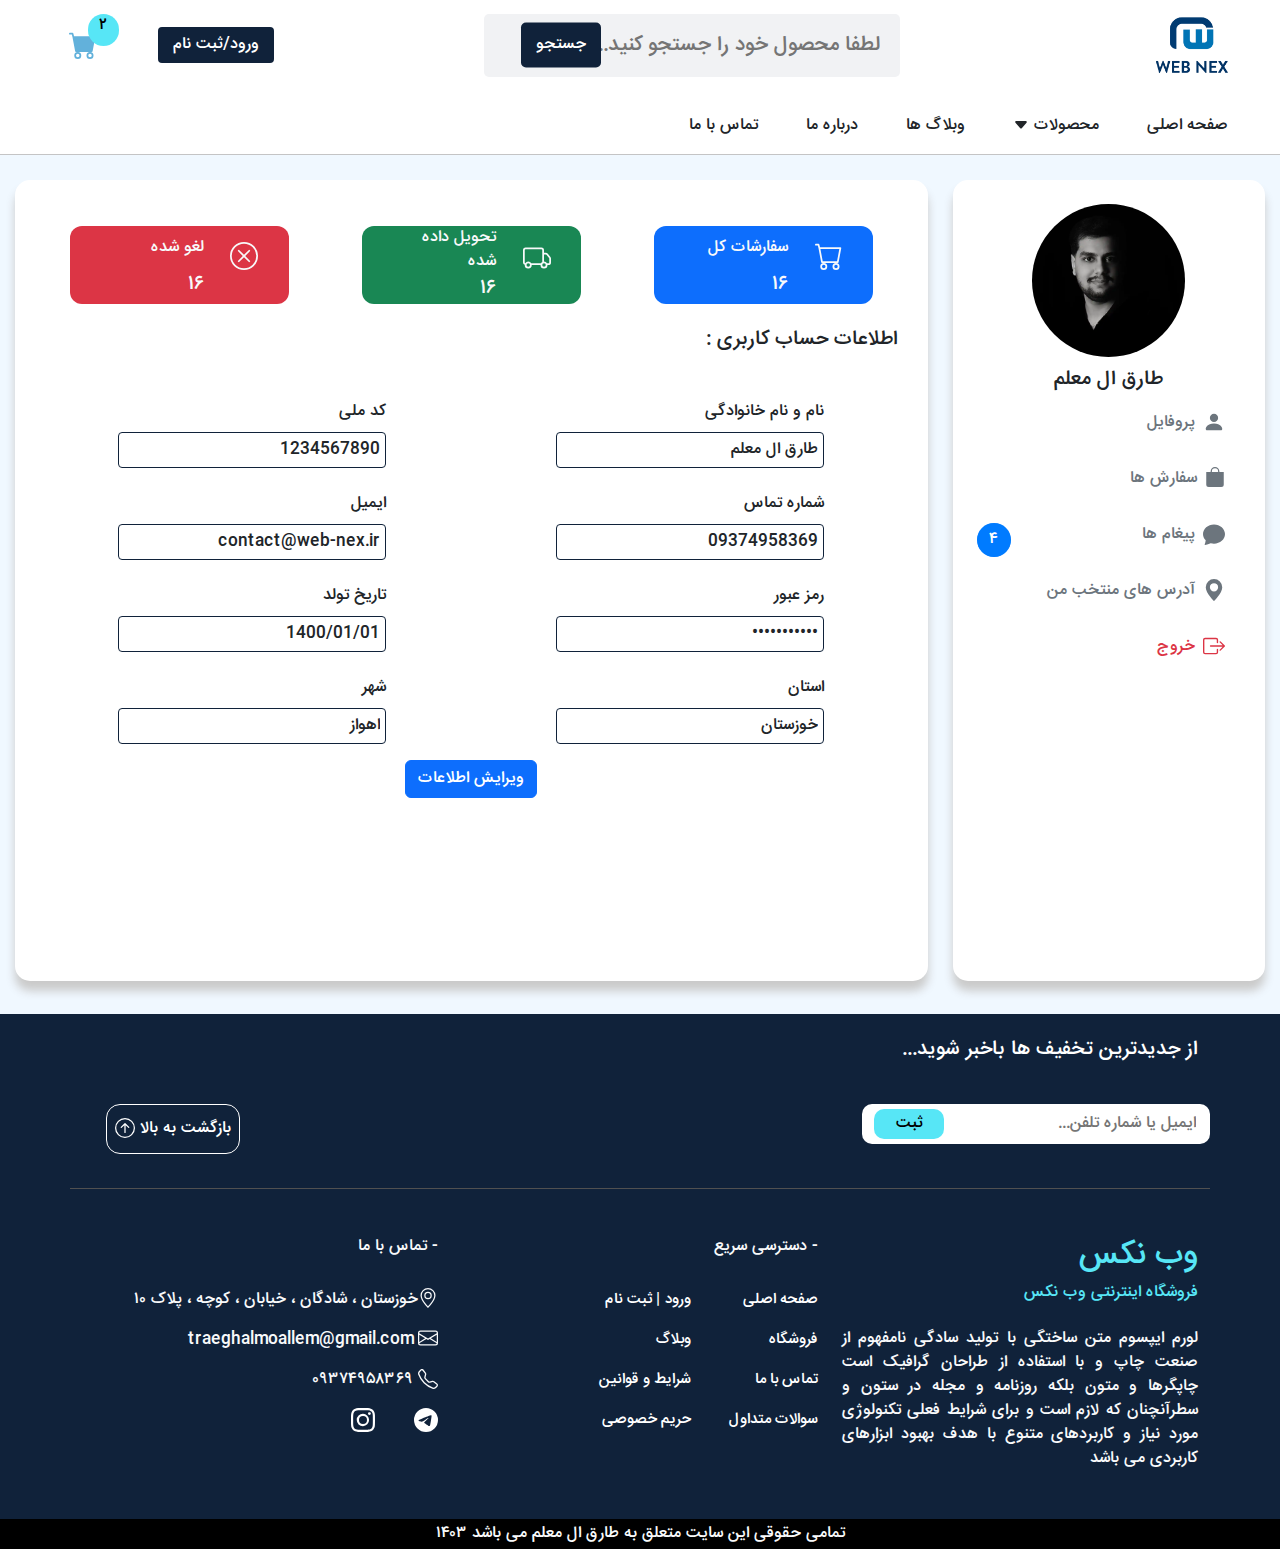
<file: dashboard-profile.html>
<!DOCTYPE html>
<html lang="fa" dir="rtl">
  <head>
    <meta charset="UTF-8" />
    <meta name="viewport" content="width=device-width, initial-scale=1.0" />
    <link
      href="https://cdn.jsdelivr.net/npm/bootstrap@5.3.0-alpha3/dist/css/bootstrap.min.css"
      rel="stylesheet"
    />
    <link
      href="https://cdn.jsdelivr.net/npm/bootstrap-icons/font/bootstrap-icons.css"
      rel="stylesheet"
    />

    <link rel="stylesheet" href="plugin/package/swiper-bundle.css" />
    <link rel="stylesheet" href="css/style.css" />
    <link rel="stylesheet" href="css/media.css" />
    <script
      src="https://cdn.jsdelivr.net/npm/bootstrap@5.0.2/dist/js/bootstrap.bundle.min.js"
      crossorigin="anonymous"
    ></script>
    <title>Dashboard</title>
  </head>
  <body>
    <section id="navbar">
      <div class="container-fluid p-0 m-0">
        <div class="row m-0">
          <div
            class="col-12 navbar-top d-flex justify-content-center align-items-center"
          >
            <div class="row w-100">
              <div
                class="col-2 btn-nav-mobile d-lg-none d-flex justify-content-end align-items-center"
              >
                <svg
                  xmlns="http://www.w3.org/2000/svg"
                  width="34"
                  height="34"
                  fill="currentColor"
                  class="bi bi-list"
                  viewBox="0 0 16 16"
                >
                  <path
                    fill-rule="evenodd"
                    d="M2.5 12a.5.5 0 0 1 .5-.5h10a.5.5 0 0 1 0 1H3a.5.5 0 0 1-.5-.5m0-4a.5.5 0 0 1 .5-.5h10a.5.5 0 0 1 0 1H3a.5.5 0 0 1-.5-.5m0-4a.5.5 0 0 1 .5-.5h10a.5.5 0 0 1 0 1H3a.5.5 0 0 1-.5-.5"
                  />
                </svg>
              </div>
              <div
                class="col-3 col-lg-3 d-flex justify-content-end justify-content-lg-start align-items-center"
              >
                <div class="logo">
                  <img src="img/webnex-logo-1.webp" alt="" />
                </div>
              </div>
              <div
                class="col-5 search-box d-none d-lg-flex justify-content-center align-items-center"
              >
                <input
                  class="col-10 search-input"
                  type="text"
                  placeholder="لطفا محصول خود را جستجو کنید..."
                />
                <button class="search-btn">جستجو</button>
              </div>
              <div class="col-7 col-lg-4 d-flex justify-content-end">
                <ul
                  class="d-flex justify-content-end align-items-center mt-3 gap-4 gap-lg-5"
                >
                  <li class="rigester">ورود/ثبت نام</li>
                  <a href="store.html"
                    ><li class="icon">
                      <div class="count-store fa-numbers">2</div>
                      <svg
                        xmlns="http://www.w3.org/2000/svg"
                        width="28"
                        height="28"
                        fill="currentColor"
                        class="bi bi-cart-fill"
                        viewBox="0 0 16 16"
                      >
                        <path
                          d="M0 1.5A.5.5 0 0 1 .5 1H2a.5.5 0 0 1 .485.379L2.89 3H14.5a.5.5 0 0 1 .491.592l-1.5 8A.5.5 0 0 1 13 12H4a.5.5 0 0 1-.491-.408L2.01 3.607 1.61 2H.5a.5.5 0 0 1-.5-.5M5 12a2 2 0 1 0 0 4 2 2 0 0 0 0-4m7 0a2 2 0 1 0 0 4 2 2 0 0 0 0-4m-7 1a1 1 0 1 1 0 2 1 1 0 0 1 0-2m7 0a1 1 0 1 1 0 2 1 1 0 0 1 0-2"
                        />
                      </svg></li
                  ></a>
                </ul>
              </div>
            </div>
          </div>
          <div class="col-12 navbar-bottom d-none d-lg-flex pt-4">
            <ul class="d-flex justify-content-start align-items-center gap-5">
              <a href="index.html">
                <li>صفحه اصلی</li>
              </a>
              <li class="dropdown">
                محصولات
                <svg
                  xmlns="http://www.w3.org/2000/svg"
                  width="16"
                  height="16"
                  fill="currentColor"
                  class="bi bi-caret-down-fill"
                  viewBox="0 0 16 16"
                >
                  <path
                    d="M7.247 11.14 2.451 5.658C1.885 5.013 2.345 4 3.204 4h9.592a1 1 0 0 1 .753 1.659l-4.796 5.48a1 1 0 0 1-1.506 0z"
                  />
                </svg>
                <div id="menu-dropdown" class="p-4">
                  <div class="row">
                    <ul class="col-2 menu-dropdown mt-3">
                      <a href=""
                        ><p>
                          برند های مختلف موبایل
                          <svg
                            xmlns="http://www.w3.org/2000/svg"
                            width="13"
                            height="13"
                            fill="currentColor"
                            class="bi bi-chevron-left"
                            viewBox="0 0 16 16"
                          >
                            <path
                              fill-rule="evenodd"
                              d="M11.354 1.646a.5.5 0 0 1 0 .708L5.707 8l5.647 5.646a.5.5 0 0 1-.708.708l-6-6a.5.5 0 0 1 0-.708l6-6a.5.5 0 0 1 .708 0"
                            />
                          </svg></p
                      ></a>
                      <a href="filter.html">
                        <li>گوشی اپل</li>
                      </a>
                      <a href="filter.html">
                        <li>گوشی سامسونگ</li>
                      </a>
                      <a href="filter.html">
                        <li>گوشی هواوی</li>
                      </a>
                      <a href="filter.html">
                        <li>گوشی شیائومی</li>
                      </a>
                      <a href="filter.html">
                        <li>گوشی ال جی</li>
                      </a>
                      <a href="filter.html">
                        <li>گوشی انر</li>
                      </a>
                      <a href="filter.html">
                        <li>گوشی نوکیا</li>
                      </a>
                    </ul>
                    <ul class="col-2 menu-dropdown mt-3">
                      <a href=""
                        ><p>
                          برند های مختلف موبایل
                          <svg
                            xmlns="http://www.w3.org/2000/svg"
                            width="13"
                            height="13"
                            fill="currentColor"
                            class="bi bi-chevron-left"
                            viewBox="0 0 16 16"
                          >
                            <path
                              fill-rule="evenodd"
                              d="M11.354 1.646a.5.5 0 0 1 0 .708L5.707 8l5.647 5.646a.5.5 0 0 1-.708.708l-6-6a.5.5 0 0 1 0-.708l6-6a.5.5 0 0 1 .708 0"
                            />
                          </svg></p
                      ></a>
                      <a href="filter.html">
                        <li>گوشی اپل</li>
                      </a>
                      <a href="filter.html">
                        <li>گوشی سامسونگ</li>
                      </a>
                      <a href="filter.html">
                        <li>گوشی هواوی</li>
                      </a>
                      <a href="filter.html">
                        <li>گوشی شیائومی</li>
                      </a>
                      <a href="filter.html">
                        <li>گوشی ال جی</li>
                      </a>
                      <a href="filter.html">
                        <li>گوشی انر</li>
                      </a>
                      <a href="filter.html">
                        <li>گوشی نوکیا</li>
                      </a>
                    </ul>
                    <ul class="col-2 menu-dropdown mt-3">
                      <a href="filter.html"
                        ><p>
                          برند های مختلف موبایل
                          <svg
                            xmlns="http://www.w3.org/2000/svg"
                            width="13"
                            height="13"
                            fill="currentColor"
                            class="bi bi-chevron-left"
                            viewBox="0 0 16 16"
                          >
                            <path
                              fill-rule="evenodd"
                              d="M11.354 1.646a.5.5 0 0 1 0 .708L5.707 8l5.647 5.646a.5.5 0 0 1-.708.708l-6-6a.5.5 0 0 1 0-.708l6-6a.5.5 0 0 1 .708 0"
                            />
                          </svg></p
                      ></a>
                      <a href="filter.html">
                        <li>گوشی اپل</li>
                      </a>
                      <a href="filter.html">
                        <li>گوشی سامسونگ</li>
                      </a>
                      <a href="filter.html">
                        <li>گوشی هواوی</li>
                      </a>
                      <a href="filter.html">
                        <li>گوشی شیائومی</li>
                      </a>
                      <a href="filter.html">
                        <li>گوشی ال جی</li>
                      </a>
                      <a href="filter.html">
                        <li>گوشی انر</li>
                      </a>
                      <a href="filter.html">
                        <li>گوشی نوکیا</li>
                      </a>
                    </ul>
                    <ul class="col-2 menu-dropdown mt-3">
                      <a href="filter.html"
                        ><p>
                          برند های مختلف موبایل
                          <svg
                            xmlns="http://www.w3.org/2000/svg"
                            width="13"
                            height="13"
                            fill="currentColor"
                            class="bi bi-chevron-left"
                            viewBox="0 0 16 16"
                          >
                            <path
                              fill-rule="evenodd"
                              d="M11.354 1.646a.5.5 0 0 1 0 .708L5.707 8l5.647 5.646a.5.5 0 0 1-.708.708l-6-6a.5.5 0 0 1 0-.708l6-6a.5.5 0 0 1 .708 0"
                            />
                          </svg></p
                      ></a>
                      <a href="filter.html">
                        <li>گوشی اپل</li>
                      </a>
                      <a href="filter.html">
                        <li>گوشی سامسونگ</li>
                      </a>
                      <a href="filter.html">
                        <li>گوشی هواوی</li>
                      </a>
                      <a href="filter.html">
                        <li>گوشی شیائومی</li>
                      </a>
                      <a href="filter.html">
                        <li>گوشی ال جی</li>
                      </a>
                      <a href="filter.html">
                        <li>گوشی انر</li>
                      </a>
                      <a href="filter.html">
                        <li>گوشی نوکیا</li>
                      </a>
                    </ul>
                    <ul class="col-2 menu-dropdown mt-3">
                      <a href="filter.html"
                        ><p>
                          برند های مختلف موبایل
                          <svg
                            xmlns="http://www.w3.org/2000/svg"
                            width="13"
                            height="13"
                            fill="currentColor"
                            class="bi bi-chevron-left"
                            viewBox="0 0 16 16"
                          >
                            <path
                              fill-rule="evenodd"
                              d="M11.354 1.646a.5.5 0 0 1 0 .708L5.707 8l5.647 5.646a.5.5 0 0 1-.708.708l-6-6a.5.5 0 0 1 0-.708l6-6a.5.5 0 0 1 .708 0"
                            />
                          </svg></p
                      ></a>
                      <a href="filter.html">
                        <li>گوشی اپل</li>
                      </a>
                      <a href="filter.html">
                        <li>گوشی سامسونگ</li>
                      </a>
                      <a href="filter.html">
                        <li>گوشی هواوی</li>
                      </a>
                      <a href="filter.html">
                        <li>گوشی شیائومی</li>
                      </a>
                      <a href="filter.html">
                        <li>گوشی ال جی</li>
                      </a>
                      <a href="filter.html">
                        <li>گوشی انر</li>
                      </a>
                      <a href="filter.html">
                        <li>گوشی نوکیا</li>
                      </a>
                    </ul>
                    <div
                      class="col-2 pic d-flex justify-content-center align-items-center"
                    >
                      <img src="img/webnex-logo-1.webp" alt="" />
                    </div>
                  </div>
                </div>
              </li>
              <a href="">
                <li>وبلاگ ها</li>
              </a>
              <a href="about-us.html">
                <li>درباره ما</li>
              </a>
              <a href="contact-us.html">
                <li>تماس با ما</li>
              </a>
            </ul>
          </div>
        </div>
      </div>
      <div class="section-nav-mobile d-lg-none">
        <div class="row p-4">
          <div class="col-12 colse-btn d-flex justify-content-end">
            <svg
              xmlns="http://www.w3.org/2000/svg"
              width="35"
              height="35"
              fill="currentColor"
              class="bi bi-x-circle-fill text-danger"
              viewBox="0 0 16 16"
            >
              <path
                d="M16 8A8 8 0 1 1 0 8a8 8 0 0 1 16 0M5.354 4.646a.5.5 0 1 0-.708.708L7.293 8l-2.647 2.646a.5.5 0 0 0 .708.708L8 8.707l2.646 2.647a.5.5 0 0 0 .708-.708L8.707 8l2.647-2.646a.5.5 0 0 0-.708-.708L8 7.293z"
              />
            </svg>
          </div>
          <div
            class="col-12 search-box d-flex justify-content-center align-items-center pt-5"
          >
            <input
              class="col-12 search-input"
              type="text"
              placeholder="لطفا محصول خود را جستجو کنید..."
            />
            <button class="search-btn">جستجو</button>
          </div>
          <div class="col-12 item-nav-mobile pt-5">
            <ul>
              <a href=""><li>صفحه اصلی</li></a>
              <li id="menu-dropdown-mobile">
                محصولات
                <svg
                  xmlns="http://www.w3.org/2000/svg"
                  width="16"
                  height="16"
                  fill="currentColor"
                  class="bi bi-caret-down-fill"
                  viewBox="0 0 16 16"
                >
                  <path
                    d="M7.247 11.14 2.451 5.658C1.885 5.013 2.345 4 3.204 4h9.592a1 1 0 0 1 .753 1.659l-4.796 5.48a1 1 0 0 1-1.506 0z"
                  />
                </svg>
                <div class="row">
                  <ul class="col-12 menu-dropdown-mobile p-3">
                    <li class="h6">برندهای مختلف موبایل</li>
                    <a href="filter.html">
                      <li>گوشی اپل</li>
                    </a>
                    <a href="filter.html">
                      <li>گوشی سامسونگ</li>
                    </a>
                    <a href="filter.html">
                      <li>گوشی هواوی</li>
                    </a>
                    <a href="filter.html">
                      <li>گوشی شیائومی</li>
                    </a>
                    <a href="filter.html">
                      <li>گوشی ال جی</li>
                    </a>
                    <a href="filter.html">
                      <li>گوشی انر</li>
                    </a>
                    <a href="filter.html">
                      <li>گوشی نوکیا</li>
                    </a>
                  </ul>
                </div>
              </li>
              <a href="contact-us.html"><li>تماس با ما</li></a>
              <a href="about-us.html"><li>درباره ما</li></a>
            </ul>
          </div>
        </div>
      </div>
      <section class="dashboard">
        <div class="row p-4">
          <ul>
            <a href="dashboard-profile.html">
              <li class="account mt-0 mb-3 fs-6">
                <svg
                  xmlns="http://www.w3.org/2000/svg"
                  width="22"
                  height="22"
                  fill="currentColor"
                  class="bi bi-person"
                  viewBox="0 0 16 16"
                >
                  <path
                    d="M8 8a3 3 0 1 0 0-6 3 3 0 0 0 0 6m2-3a2 2 0 1 1-4 0 2 2 0 0 1 4 0m4 8c0 1-1 1-1 1H3s-1 0-1-1 1-4 6-4 6 3 6 4m-1-.004c-.001-.246-.154-.986-.832-1.664C11.516 10.68 10.289 10 8 10s-3.516.68-4.168 1.332c-.678.678-.83 1.418-.832 1.664z"
                  />
                </svg>
                مسلم امیری
              </li>
            </a>
            <a href="dashboard-profile.html">
              <li>
                <svg
                  xmlns="http://www.w3.org/2000/svg"
                  width="22"
                  height="22"
                  fill="currentColor"
                  class="bi bi-bag"
                  viewBox="0 0 16 16"
                >
                  <path
                    d="M8 1a2.5 2.5 0 0 1 2.5 2.5V4h-5v-.5A2.5 2.5 0 0 1 8 1m3.5 3v-.5a3.5 3.5 0 1 0-7 0V4H1v10a2 2 0 0 0 2 2h10a2 2 0 0 0 2-2V4zM2 5h12v9a1 1 0 0 1-1 1H3a1 1 0 0 1-1-1z"
                  />
                </svg>
                سفارش ها
              </li>
            </a>
            <a href="dashboard-profile.html">
              <li>
                <svg
                  xmlns="http://www.w3.org/2000/svg"
                  width="22"
                  height="22"
                  fill="currentColor"
                  class="bi bi-heart"
                  viewBox="0 0 16 16"
                >
                  <path
                    d="m8 2.748-.717-.737C5.6.281 2.514.878 1.4 3.053c-.523 1.023-.641 2.5.314 4.385.92 1.815 2.834 3.989 6.286 6.357 3.452-2.368 5.365-4.542 6.286-6.357.955-1.886.838-3.362.314-4.385C13.486.878 10.4.28 8.717 2.01zM8 15C-7.333 4.868 3.279-3.04 7.824 1.143q.09.083.176.171a3 3 0 0 1 .176-.17C12.72-3.042 23.333 4.867 8 15"
                  />
                </svg>
                علاقه مندی ها
              </li>
            </a>
            <a href="dashboard-profile.html">
              <li class="position-relative">
                <svg
                  xmlns="http://www.w3.org/2000/svg"
                  width="22"
                  height="22"
                  fill="currentColor"
                  class="bi bi-envelope-open"
                  viewBox="0 0 16 16"
                >
                  <path
                    d="M8.47 1.318a1 1 0 0 0-.94 0l-6 3.2A1 1 0 0 0 1 5.4v.817l5.75 3.45L8 8.917l1.25.75L15 6.217V5.4a1 1 0 0 0-.53-.882zM15 7.383l-4.778 2.867L15 13.117zm-.035 6.88L8 10.082l-6.965 4.18A1 1 0 0 0 2 15h12a1 1 0 0 0 .965-.738ZM1 13.116l4.778-2.867L1 7.383v5.734ZM7.059.435a2 2 0 0 1 1.882 0l6 3.2A2 2 0 0 1 16 5.4V14a2 2 0 0 1-2 2H2a2 2 0 0 1-2-2V5.4a2 2 0 0 1 1.059-1.765z"
                  />
                </svg>
                پیام ها
                <div class="notif fa-numbers mt-2 mt-lg-1">4</div>
              </li>
            </a>
            <a href="">
              <li>
                <svg
                  xmlns="http://www.w3.org/2000/svg"
                  width="22"
                  height="22"
                  fill="currentColor"
                  class="bi bi-box-arrow-right text-danger"
                  viewBox="0 0 16 16"
                >
                  <path
                    fill-rule="evenodd"
                    d="M10 12.5a.5.5 0 0 1-.5.5h-8a.5.5 0 0 1-.5-.5v-9a.5.5 0 0 1 .5-.5h8a.5.5 0 0 1 .5.5v2a.5.5 0 0 0 1 0v-2A1.5 1.5 0 0 0 9.5 2h-8A1.5 1.5 0 0 0 0 3.5v9A1.5 1.5 0 0 0 1.5 14h8a1.5 1.5 0 0 0 1.5-1.5v-2a.5.5 0 0 0-1 0z"
                  />
                  <path
                    fill-rule="evenodd"
                    d="M15.854 8.354a.5.5 0 0 0 0-.708l-3-3a.5.5 0 0 0-.708.708L14.293 7.5H5.5a.5.5 0 0 0 0 1h8.793l-2.147 2.146a.5.5 0 0 0 .708.708z"
                  />
                </svg>
                خروج از حساب کاربری
              </li>
            </a>
          </ul>
        </div>
      </section>
    </section>

    <section class="main-dashboard">
      <div class="container-fluid">
        <div class="row d-flex justify-content-between">
          <div class="col-12 right-dashboard">
            <div class="row">
              <div class="col-12 d-flex justify-content-center mt-1">
                <img src="img/Taregh-AlMoallem.webp" alt="" />
              </div>
              <div class="col-12 d-flex justify-content-center fs-5 mt-2">
                <p>طارق ال معلم</p>
              </div>
            </div>
            <div class="row spec-dashborad gap-3 me-2">
              <div
                class="col-12 profile d-flex gap-2 text-secondary"
                onclick="showDashboardSection('profiles')"
              >
                <svg
                  xmlns="http://www.w3.org/2000/svg"
                  width="22"
                  height="22"
                  fill="currentColor"
                  class="bi bi-person-fill"
                  viewBox="0 0 16 16"
                >
                  <path
                    d="M3 14s-1 0-1-1 1-4 6-4 6 3 6 4-1 1-1 1zm5-6a3 3 0 1 0 0-6 3 3 0 0 0 0 6"
                  />
                </svg>
                <p>پروفایل</p>
              </div>
              <div
                class="col-12 order d-flex text-secondary gap-2"
                onclick="showDashboardSection('orders')"
              >
                <svg
                  xmlns="http://www.w3.org/2000/svg"
                  width="20"
                  height="20"
                  fill="currentColor"
                  class="bi bi-bag-fill"
                  viewBox="0 0 16 16"
                >
                  <path
                    d="M8 1a2.5 2.5 0 0 1 2.5 2.5V4h-5v-.5A2.5 2.5 0 0 1 8 1m3.5 3v-.5a3.5 3.5 0 1 0-7 0V4H1v10a2 2 0 0 0 2 2h10a2 2 0 0 0 2-2V4z"
                  />
                </svg>
                <p>سفارش ها</p>
              </div>
              <div
                class="col-12 message d-flex gap-2 text-secondary"
                onclick="showDashboardSection('messages')"
              >
                <svg
                  xmlns="http://www.w3.org/2000/svg"
                  width="22"
                  height="22"
                  fill="currentColor"
                  class="bi bi-chat-fill"
                  viewBox="0 0 16 16"
                >
                  <path
                    d="M8 15c4.418 0 8-3.134 8-7s-3.582-7-8-7-8 3.134-8 7c0 1.76.743 3.37 1.97 4.6-.097 1.016-.417 2.13-.771 2.966-.079.186.074.394.273.362 2.256-.37 3.597-.938 4.18-1.234A9 9 0 0 0 8 15"
                  />
                </svg>
                <p>پیغام ها</p>
                <span class="notif fa-numbers ms-3">4</span>
              </div>
              <div
                class="col-12 d-flex text-secondary gap-2"
                onclick="showDashboardSection('myadderes')"
              >
                <svg
                  xmlns="http://www.w3.org/2000/svg"
                  width="22"
                  height="22"
                  fill="currentColor"
                  class="bi bi-geo-alt-fill"
                  viewBox="0 0 16 16"
                >
                  <path
                    d="M8 16s6-5.686 6-10A6 6 0 0 0 2 6c0 4.314 6 10 6 10m0-7a3 3 0 1 1 0-6 3 3 0 0 1 0 6"
                  />
                </svg>
                <p>آدرس های منتخب من</p>
              </div>

              <div
                class="col-12 log-out d-flex text-danger gap-2"
                onclick="showDashboardSection('log-out')"
              >
                <svg
                  xmlns="http://www.w3.org/2000/svg"
                  width="22"
                  height="22"
                  fill="currentColor"
                  class="bi bi-box-arrow-right"
                  viewBox="0 0 16 16"
                >
                  <path
                    fill-rule="evenodd"
                    d="M10 12.5a.5.5 0 0 1-.5.5h-8a.5.5 0 0 1-.5-.5v-9a.5.5 0 0 1 .5-.5h8a.5.5 0 0 1 .5.5v2a.5.5 0 0 0 1 0v-2A1.5 1.5 0 0 0 9.5 2h-8A1.5 1.5 0 0 0 0 3.5v9A1.5 1.5 0 0 0 1.5 14h8a1.5 1.5 0 0 0 1.5-1.5v-2a.5.5 0 0 0-1 0z"
                  />
                  <path
                    fill-rule="evenodd"
                    d="M15.854 8.354a.5.5 0 0 0 0-.708l-3-3a.5.5 0 0 0-.708.708L14.293 7.5H5.5a.5.5 0 0 0 0 1h8.793l-2.147 2.146a.5.5 0 0 0 .708.708z"
                  />
                </svg>
                <p>خروج</p>
              </div>
            </div>
          </div>
          <div class="col-12 left-dashboard profiles mt-4 mt-lg-0">
            <div class="row d-flex justify-content-around mt-3 mb-4">
              <div
                class="col-12 col-lg-3 box-status-dashboard bg-primary text-light"
              >
                <div
                  class="row d-flex justify-content-center align-items-center"
                >
                  <div
                    class="col-3 icon-status-dashboard d-flex align-items-center pt-3"
                  >
                    <svg
                      xmlns="http://www.w3.org/2000/svg"
                      width="28"
                      height="28"
                      fill="currentColor"
                      class="bi bi-cart"
                      viewBox="0 0 16 16"
                    >
                      <path
                        d="M0 1.5A.5.5 0 0 1 .5 1H2a.5.5 0 0 1 .485.379L2.89 3H14.5a.5.5 0 0 1 .491.592l-1.5 8A.5.5 0 0 1 13 12H4a.5.5 0 0 1-.491-.408L2.01 3.607 1.61 2H.5a.5.5 0 0 1-.5-.5M3.102 4l1.313 7h8.17l1.313-7zM5 12a2 2 0 1 0 0 4 2 2 0 0 0 0-4m7 0a2 2 0 1 0 0 4 2 2 0 0 0 0-4m-7 1a1 1 0 1 1 0 2 1 1 0 0 1 0-2m7 0a1 1 0 1 1 0 2 1 1 0 0 1 0-2"
                      />
                    </svg>
                  </div>
                  <div class="col-7">سفارشات کل</div>
                  <div class="col-4 fs-5 fa-numbers">16</div>
                </div>
              </div>
              <div
                class="col-12 col-lg-3 box-status-dashboard bg-success text-light mt-3 mt-lg-0"
              >
                <div
                  class="row d-flex justify-content-center align-items-center"
                >
                  <div
                    class="col-3 icon-status-dashboard d-flex align-items-center pt-3"
                  >
                    <svg
                      xmlns="http://www.w3.org/2000/svg"
                      width="28"
                      height="28"
                      fill="currentColor"
                      class="bi bi-truck"
                      viewBox="0 0 16 16"
                    >
                      <path
                        d="M0 3.5A1.5 1.5 0 0 1 1.5 2h9A1.5 1.5 0 0 1 12 3.5V5h1.02a1.5 1.5 0 0 1 1.17.563l1.481 1.85a1.5 1.5 0 0 1 .329.938V10.5a1.5 1.5 0 0 1-1.5 1.5H14a2 2 0 1 1-4 0H5a2 2 0 1 1-3.998-.085A1.5 1.5 0 0 1 0 10.5zm1.294 7.456A2 2 0 0 1 4.732 11h5.536a2 2 0 0 1 .732-.732V3.5a.5.5 0 0 0-.5-.5h-9a.5.5 0 0 0-.5.5v7a.5.5 0 0 0 .294.456M12 10a2 2 0 0 1 1.732 1h.768a.5.5 0 0 0 .5-.5V8.35a.5.5 0 0 0-.11-.312l-1.48-1.85A.5.5 0 0 0 13.02 6H12zm-9 1a1 1 0 1 0 0 2 1 1 0 0 0 0-2m9 0a1 1 0 1 0 0 2 1 1 0 0 0 0-2"
                      />
                    </svg>
                  </div>
                  <div class="col-7">تحویل داده شده</div>
                  <div class="col-4 fs-5 fa-numbers">16</div>
                </div>
              </div>
              <div
                class="col-12 col-lg-3 box-status-dashboard bg-danger text-light mt-3 mt-lg-0"
              >
                <div
                  class="row d-flex justify-content-center align-items-center"
                >
                  <div
                    class="col-3 icon-status-dashboard d-flex align-items-center pt-3"
                  >
                    <svg
                      xmlns="http://www.w3.org/2000/svg"
                      width="28"
                      height="28"
                      fill="currentColor"
                      class="bi bi-x-circle"
                      viewBox="0 0 16 16"
                    >
                      <path
                        d="M8 15A7 7 0 1 1 8 1a7 7 0 0 1 0 14m0 1A8 8 0 1 0 8 0a8 8 0 0 0 0 16"
                      />
                      <path
                        d="M4.646 4.646a.5.5 0 0 1 .708 0L8 7.293l2.646-2.647a.5.5 0 0 1 .708.708L8.707 8l2.647 2.646a.5.5 0 0 1-.708.708L8 8.707l-2.646 2.647a.5.5 0 0 1-.708-.708L7.293 8 4.646 5.354a.5.5 0 0 1 0-.708"
                      />
                    </svg>
                  </div>
                  <div class="col-7">لغو شده</div>
                  <div class="col-4 fs-5 fa-numbers">16</div>
                </div>
              </div>
            </div>
            <p class="h5 mb-5">اطلاعات حساب کاربری :</p>
            <form>
              <div class="row d-flex justify-content-around">
                <div class="col-12 col-lg-4">
                  <label for="fullNameMain" class="form-label"
                    >نام و نام خانوادگی</label
                  >
                  <input
                    type="text"
                    id="fullNameMain"
                    class="form-control"
                    value="طارق ال معلم"
                    readonly
                  />
                </div>
                <div class="col-12 col-lg-4">
                  <label for="nationalCodeMain" class="form-label"
                    >کد ملی</label
                  >
                  <input
                    type="text"
                    id="nationalCodeMain"
                    class="form-control"
                    value="1234567890"
                    readonly
                  />
                </div>
              </div>
              <div class="row d-flex justify-content-around pt-4">
                <div class="col-12 col-lg-4">
                  <label for="phoneMain" class="form-label">شماره تماس</label>
                  <input
                    type="text"
                    id="phoneMain"
                    class="form-control"
                    value="09374958369"
                    readonly
                  />
                </div>
                <div class="col-12 col-lg-4">
                  <label for="emailMain" class="form-label">ایمیل</label>
                  <input
                    type="email"
                    id="emailMain"
                    class="form-control"
                    value="contact@web-nex.ir"
                    readonly
                  />
                </div>
              </div>
              <div class="row d-flex justify-content-around pt-4">
                <div class="col-12 col-lg-4">
                  <label for="passwordMain" class="form-label">رمز عبور</label>
                  <input
                    type="password"
                    id="passwordMain"
                    class="form-control"
                    value="09374958369"
                    readonly
                  />
                </div>
                <div class="col-12 col-lg-4">
                  <label for="birthDateMain" class="form-label"
                    >تاریخ تولد</label
                  >
                  <input
                    type="text"
                    id="birthDateMain"
                    class="form-control"
                    value="1400/01/01"
                    readonly
                  />
                </div>
              </div>
              <div class="row d-flex justify-content-around pt-4">
                <div class="col-12 col-lg-4">
                  <label for="provinceMain" class="form-label">استان</label>
                  <input
                    type="text"
                    id="provinceMain"
                    class="form-control"
                    value="خوزستان"
                    readonly
                  />
                </div>
                <div class="col-12 col-lg-4">
                  <label for="cityMain" class="form-label">شهر</label>
                  <input
                    type="text"
                    id="cityMain"
                    class="form-control"
                    value="اهواز"
                    readonly
                  />
                </div>
              </div>
            </form>
            <div class="col-12 d-flex justify-content-center">
              <button
                class="btn btn-primary mt-3"
                data-bs-toggle="modal"
                data-bs-target="#editModal"
              >
                ویرایش اطلاعات
              </button>
            </div>
            <!-- Modal for Editing Information -->
            <div
              class="modal fade"
              id="editModal"
              tabindex="-1"
              aria-labelledby="editModalLabel"
              aria-hidden="true"
            >
              <div class="modal-dialog">
                <div class="modal-content">
                  <div class="modal-header">
                    <h5 class="modal-title col-11" id="editModalLabel">
                      ویرایش اطلاعات
                    </h5>
                    <button
                      type="button"
                      class="btn-close"
                      data-bs-dismiss="modal"
                      aria-label="Close"
                    ></button>
                  </div>
                  <div class="modal-body">
                    <form id="editForm">
                      <div class="mb-3">
                        <label for="fullName" class="form-label"
                          >نام و نام خانوادگی</label
                        >
                        <input
                          type="text"
                          class="form-control"
                          id="fullName"
                          value="طارق ال معلم"
                        />
                      </div>
                      <div class="mb-3">
                        <label for="nationalCode" class="form-label"
                          >کد ملی</label
                        >
                        <input
                          type="text"
                          class="form-control"
                          id="nationalCode"
                          value="1234567890"
                        />
                      </div>
                      <div class="mb-3">
                        <label for="phone" class="form-label">شماره تماس</label>
                        <input
                          type="text"
                          class="form-control"
                          id="phone"
                          value="09374958369"
                        />
                      </div>
                      <div class="mb-3">
                        <label for="email" class="form-label">ایمیل</label>
                        <input
                          type="email"
                          class="form-control"
                          id="email"
                          value="contact@web-nex.ir"
                        />
                      </div>
                      <div class="mb-3">
                        <label for="password" class="form-label"
                          >رمز عبور</label
                        >
                        <input
                          type="password"
                          class="form-control"
                          id="password"
                          value="09374958369"
                        />
                      </div>
                      <div class="mb-3">
                        <label for="birthDate" class="form-label"
                          >تاریخ تولد</label
                        >
                        <input
                          type="date"
                          class="form-control"
                          id="birthDate"
                          value="1400-01-01"
                        />
                      </div>
                      <div class="mb-3">
                        <label for="province" class="form-label">استان</label>
                        <select
                          name=""
                          id="province"
                          class="form-control col-12"
                        >
                          <option value="خوزستان">خوزستان</option>
                          <option value="تهران">تهران</option>
                          <option value="اصفهان">اصفهان</option>
                          <option value="هرمزگان">هرمزگان</option>
                          <option value="بوشهر">بوشهر</option>
                        </select>
                      </div>
                      <div class="mb-3">
                        <label for="city" class="form-label">شهر</label>
                        <select name="" id="city" class="form-control col-12">
                          <option value="اهواز">اهواز</option>
                          <option value="شادگان">شادگان</option>
                          <option value="آبادان">آبادان</option>
                          <option value="بندرماهشهر">بندرماهشهر</option>
                          <option value="دزفول">دزفول</option>
                        </select>
                      </div>
                    </form>
                  </div>
                  <div class="modal-footer">
                    <button
                      type="button"
                      class="btn btn-secondary"
                      data-bs-dismiss="modal"
                    >
                      لغو
                    </button>
                    <button
                      type="button"
                      class="btn btn-primary"
                      onclick="saveChanges()"
                    >
                      ذخیره
                    </button>
                  </div>
                </div>
              </div>
            </div>
          </div>

          <div class="col-12 left-dashboard orders mt-4 mt-lg-0 d-none">
            <div class="row d-flex justify-content-around mt-3">
              <div
                class="col-12 col-lg-3 box-status-dashboard bg-primary text-light"
              >
                <div
                  class="row d-flex justify-content-center align-items-center"
                >
                  <div
                    class="col-3 icon-status-dashboard d-flex align-items-center pt-3"
                  >
                    <svg
                      xmlns="http://www.w3.org/2000/svg"
                      width="28"
                      height="28"
                      fill="currentColor"
                      class="bi bi-cart"
                      viewBox="0 0 16 16"
                    >
                      <path
                        d="M0 1.5A.5.5 0 0 1 .5 1H2a.5.5 0 0 1 .485.379L2.89 3H14.5a.5.5 0 0 1 .491.592l-1.5 8A.5.5 0 0 1 13 12H4a.5.5 0 0 1-.491-.408L2.01 3.607 1.61 2H.5a.5.5 0 0 1-.5-.5M3.102 4l1.313 7h8.17l1.313-7zM5 12a2 2 0 1 0 0 4 2 2 0 0 0 0-4m7 0a2 2 0 1 0 0 4 2 2 0 0 0 0-4m-7 1a1 1 0 1 1 0 2 1 1 0 0 1 0-2m7 0a1 1 0 1 1 0 2 1 1 0 0 1 0-2"
                      />
                    </svg>
                  </div>
                  <div class="col-7">سفارشات کل</div>
                  <div class="col-4 fs-5 fa-numbers">16</div>
                </div>
              </div>
              <div
                class="col-12 col-lg-3 box-status-dashboard bg-success text-light mt-3 mt-lg-0"
              >
                <div
                  class="row d-flex justify-content-center align-items-center"
                >
                  <div
                    class="col-3 icon-status-dashboard d-flex align-items-center pt-3"
                  >
                    <svg
                      xmlns="http://www.w3.org/2000/svg"
                      width="28"
                      height="28"
                      fill="currentColor"
                      class="bi bi-truck"
                      viewBox="0 0 16 16"
                    >
                      <path
                        d="M0 3.5A1.5 1.5 0 0 1 1.5 2h9A1.5 1.5 0 0 1 12 3.5V5h1.02a1.5 1.5 0 0 1 1.17.563l1.481 1.85a1.5 1.5 0 0 1 .329.938V10.5a1.5 1.5 0 0 1-1.5 1.5H14a2 2 0 1 1-4 0H5a2 2 0 1 1-3.998-.085A1.5 1.5 0 0 1 0 10.5zm1.294 7.456A2 2 0 0 1 4.732 11h5.536a2 2 0 0 1 .732-.732V3.5a.5.5 0 0 0-.5-.5h-9a.5.5 0 0 0-.5.5v7a.5.5 0 0 0 .294.456M12 10a2 2 0 0 1 1.732 1h.768a.5.5 0 0 0 .5-.5V8.35a.5.5 0 0 0-.11-.312l-1.48-1.85A.5.5 0 0 0 13.02 6H12zm-9 1a1 1 0 1 0 0 2 1 1 0 0 0 0-2m9 0a1 1 0 1 0 0 2 1 1 0 0 0 0-2"
                      />
                    </svg>
                  </div>
                  <div class="col-7">تحویل داده شده</div>
                  <div class="col-4 fs-5 fa-numbers">16</div>
                </div>
              </div>
              <div
                class="col-12 col-lg-3 box-status-dashboard bg-danger text-light mt-3 mt-lg-0"
              >
                <div
                  class="row d-flex justify-content-center align-items-center"
                >
                  <div
                    class="col-3 icon-status-dashboard d-flex align-items-center pt-3"
                  >
                    <svg
                      xmlns="http://www.w3.org/2000/svg"
                      width="28"
                      height="28"
                      fill="currentColor"
                      class="bi bi-x-circle"
                      viewBox="0 0 16 16"
                    >
                      <path
                        d="M8 15A7 7 0 1 1 8 1a7 7 0 0 1 0 14m0 1A8 8 0 1 0 8 0a8 8 0 0 0 0 16"
                      />
                      <path
                        d="M4.646 4.646a.5.5 0 0 1 .708 0L8 7.293l2.646-2.647a.5.5 0 0 1 .708.708L8.707 8l2.647 2.646a.5.5 0 0 1-.708.708L8 8.707l-2.646 2.647a.5.5 0 0 1-.708-.708L7.293 8 4.646 5.354a.5.5 0 0 1 0-.708"
                      />
                    </svg>
                  </div>
                  <div class="col-7">لغو شده</div>
                  <div class="col-4 fs-5 fa-numbers">16</div>
                </div>
              </div>
            </div>
            <div class="row mt-5 pt-lg-5 fa-numbers">
              <span>سفارش های اخیر من : </span>
              <div class="col-12">
                <table>
                  <thead>
                    <tr>
                      <th>شماره سفارش</th>
                      <th>تاریخ</th>
                      <th>مبلغ</th>
                      <th>وضعیت</th>
                    </tr>
                  </thead>
                  <tbody>
                    <tr>
                      <td>#1f3G4t</td>
                      <td>1403/08/21</td>
                      <td>742,000 تومان</td>
                      <td class="status-pending">در انتظار پرداخت</td>
                    </tr>
                    <tr>
                      <td>#2H5Y5u</td>
                      <td>1403/09/08</td>
                      <td>730,000 تومان</td>
                      <td class="status-paid">پرداخت شده</td>
                    </tr>
                    <tr>
                      <td>#R34trU</td>
                      <td>1403/11/01</td>
                      <td>1,900,000 تومان</td>
                      <td class="status-canceled">لغو شده</td>
                    </tr>
                  </tbody>
                </table>
              </div>
            </div>
          </div>
          <div class="col-12 left-dashboard messages mt-4 mt-lg-0 d-none">
            <div class="col-12 centered-text mb-5">
              <span></span>
              <p>پیغام ها</p>
              <span></span>
            </div>

            <div class="notification-container">
              <h2>پیغام‌های شما</h2>
              <div class="notification-box">
                <!-- Single Notification -->
                <div class="notification-item unread">
                  <div class="icon">
                    <i class="bi bi-cart"></i>
                  </div>
                  <div class="content">
                    <h4>سفارش جدید شما ثبت شد</h4>
                    <p>
                      سفارش شماره 12435 با موفقیت ثبت شد. برای اطلاعات بیشتر
                      کلیک کنید.
                    </p>
                    <span class="time">10 دقیقه پیش</span>
                  </div>
                </div>

                <!-- Single Notification -->
                <div class="notification-item">
                  <div class="icon">
                    <i class="bi bi-tag"></i>
                  </div>
                  <div class="content">
                    <h4>تخفیف ویژه برای شما</h4>
                    <p>کد تخفیف 20 درصدی برای خرید بعدی شما فعال شد.</p>
                    <span class="time">2 ساعت پیش</span>
                  </div>
                </div>

                <!-- Single Notification -->
                <div class="notification-item">
                  <div class="icon">
                    <i class="bi bi-truck"></i>
                  </div>
                  <div class="content">
                    <h4>وضعیت سفارش شما</h4>
                    <p>سفارش شماره 12432 به پست تحویل داده شد.</p>
                    <span class="time">دیروز</span>
                  </div>
                </div>
              </div>
            </div>
          </div>

          <div class="col-12 left-dashboard myadderes mt-4 mt-lg-0 d-none">
            <div class="col-12 centered-text mb-5">
              <span></span>
              <p>آدرس های منتخب</p>
              <span></span>
            </div>
            <div class="row d-flex justify-content-between gap-3">
              <div
                class="col-12 col-lg-5 box-adderes d-flex justify-content-center p-3"
              >
                <div class="row">
                  <input
                    type="radio"
                    name="radio-adderes"
                    class="col-1 d-flex justify-content-center align-items-center"
                  />
                  <p class="col-9 h5">اهواز ، خیابان ، کوچه ، پلاک 0</p>
                  <p class="col-12 text-secondary fa-numbers">
                    کد پستی: ۷۱۴۳۸-۹۱۲۳
                  </p>
                  <p class="col-12 text-secondary fa-numbers mt-0">
                    شماره تماس: ۰۷۱-۳۲۲۴۶۷۸۹
                  </p>
                  <div class="col-5">
                    <button
                      class="btn-adderes-change"
                      data-bs-toggle="modal"
                      data-bs-target="#addressModal"
                    >
                      ویرایش آدرس
                    </button>
                  </div>
                  <div class="col-5">
                    <button class="btn-adderes-remove bg-danger">
                      حذف آدرس
                    </button>
                  </div>
                </div>
              </div>
              <div
                class="col-12 col-lg-5 box-adderes d-flex justify-content-center p-3"
              >
                <div class="row">
                  <input
                    type="radio"
                    name="radio-adderes"
                    class="col-1 d-flex justify-content-center align-items-center"
                    checked
                  />
                  <p class="col-9 h5">اهواز ، خیابان ، کوچه ، پلاک 0</p>
                  <p class="col-12 text-secondary fa-numbers">
                    کد پستی: ۷۱۴۳۸-۹۱۲۳
                  </p>
                  <p class="col-12 text-secondary fa-numbers mt-0">
                    شماره تماس: ۰۷۱-۳۲۲۴۶۷۸۹
                  </p>
                  <div class="col-5">
                    <button
                      class="btn-adderes-change"
                      data-bs-toggle="modal"
                      data-bs-target="#addressModal"
                    >
                      ویرایش آدرس
                    </button>
                  </div>
                  <div class="col-5">
                    <button class="btn-adderes-remove bg-danger">
                      حذف آدرس
                    </button>
                  </div>
                </div>
              </div>
              <div
                class="col-12 col-lg-5 box-adderes d-flex justify-content-center p-3"
              >
                <div class="row">
                  <input
                    type="radio"
                    name="radio-adderes"
                    class="col-1 d-flex justify-content-center align-items-center"
                  />
                  <p class="col-9 addressInputmain h5">
                    اهواز ، خیابان ، کوچه ، پلاک 0
                  </p>
                  <p
                    class="col-12 postalCodeInputmain text-secondary fa-numbers"
                  >
                    کد پستی: ۷۱۴۳۸-۹۱۲۳
                  </p>
                  <p
                    class="col-12 phoneInputmain text-secondary fa-numbers mt-0"
                  >
                    شماره تماس: ۰۷۱-۳۲۲۴۶۷۸۹
                  </p>
                  <div class="col-5">
                    <button
                      class="btn-adderes-change"
                      data-bs-toggle="modal"
                      data-bs-target="#addressModal"
                    >
                      ویرایش آدرس
                    </button>
                  </div>
                  <div class="col-5">
                    <button class="btn-adderes-remove bg-danger">
                      حذف آدرس
                    </button>
                  </div>
                </div>
              </div>
            </div>
            <div
              class="modal fade"
              id="addressModal"
              tabindex="-1"
              aria-labelledby="addressModalLabel"
              aria-hidden="true"
            >
              <div class="modal-dialog modal-dialog-centered">
                <div class="modal-content">
                  <div class="modal-header">
                    <h5 class="modal-title col-11 me-3" id="addressModalLabel">
                      جزئیات آدرس
                    </h5>
                    <button
                      type="button"
                      class="btn-close"
                      data-bs-dismiss="modal"
                      aria-label="Close"
                    ></button>
                  </div>
                  <div class="modal-body">
                    <form>
                      <div class="mb-3">
                        <label for="addressInput" class="form-label"
                          >آدرس کامل:</label
                        >
                        <input
                          type="text"
                          class="form-control"
                          id="addressInput"
                          value="تهران، خیابان ولیعصر، میدان ونک"
                        />
                      </div>
                      <div class="mb-3">
                        <label for="postalCodeInput" class="form-label"
                          >کد پستی:</label
                        >
                        <input
                          type="text"
                          class="form-control"
                          id="postalCodeInput"
                          value="۱۵۱۷۶-۸۹۴۵"
                        />
                      </div>
                      <div class="mb-3">
                        <label for="phoneInput" class="form-label"
                          >شماره تماس:</label
                        >
                        <input
                          type="text"
                          class="form-control"
                          id="phoneInput"
                          value="۰۲۱-۲۲۳۳۴۵۶۷"
                        />
                      </div>
                    </form>
                  </div>
                  <div class="modal-footer">
                    <button
                      type="button"
                      class="btn btn-secondary"
                      data-bs-dismiss="modal"
                    >
                      بستن
                    </button>
                    <button
                      type="button"
                      class="btn btn-primary"
                      onclick="editadderes()"
                    >
                      ذخیره تغییرات
                    </button>
                  </div>
                </div>
              </div>
            </div>

            <div class="row mt-4">
              <div class="col-12 col-lg-6">
                <button class="btn-new-adderes d-flex">
                  اضافه کردن آدرس جدید
                  <i
                    class="bi bi-plus-circle d-flex align-items-center text-center me-2 fs-5"
                  ></i>
                </button>
              </div>
            </div>
          </div>
        </div>
      </div>
    </section>

    <section>
      <div class="container-fluid fotter pb-5">
        <div class="container">
          <div class="row top-fotter mt-2 mb-5">
            <div class="col-12 mt-4 text-fotter h5">
              از جدیدترین تخفیف ها باخبر شوید...
            </div>
            <div class="row">
              <div class="col-7 col-md-6 col-lg-4">
                <div class="row input">
                  <div class="col-7 d-flex align-items-center">
                    <input type="text" placeholder="ایمیل یا شماره تلفن..." />
                  </div>
                  <div
                    class="col-5 d-flex align-items-center justify-content-end"
                  >
                    <button>ثبت</button>
                  </div>
                </div>
              </div>
              <div class="col-5 col-md-6 col-lg-8 d-flex justify-content-end">
                <a href="#">
                  <button class="text-fotter btn-to-top p-2">
                    بازگشت به بالا
                    <svg
                      xmlns="http://www.w3.org/2000/svg"
                      width="20"
                      height="20"
                      fill="currentColor"
                      class="bi bi-arrow-up-circle"
                      viewBox="0 0 16 16"
                    >
                      <path
                        fill-rule="evenodd"
                        d="M1 8a7 7 0 1 0 14 0A7 7 0 0 0 1 8m15 0A8 8 0 1 1 0 8a8 8 0 0 1 16 0m-7.5 3.5a.5.5 0 0 1-1 0V5.707L5.354 7.854a.5.5 0 1 1-.708-.708l3-3a.5.5 0 0 1 .708 0l3 3a.5.5 0 0 1-.708.708L8.5 5.707z"
                      />
                    </svg>
                  </button>
                </a>
              </div>
            </div>
          </div>
          <div class="row center-fotter">
            <div class="col-12 col-md-6 col-xl-4">
              <div class="row">
                <div class="col-12 h2 text-success"><span>وب نکس</span></div>
                <div class="col-12 h6 text-success mb-4">
                  <span>فروشگاه اینترنتی وب نکس</span>
                </div>
                <div class="col-12 text-light justify-text">
                  لورم ایپسوم متن ساختگی با تولید سادگی نامفهوم از صنعت چاپ و با
                  استفاده از طراحان گرافیک است چاپگرها و متون بلکه روزنامه و
                  مجله در ستون و سطرآنچنان که لازم است و برای شرایط فعلی
                  تکنولوژی مورد نیاز و کاربردهای متنوع با هدف بهبود ابزارهای
                  کاربردی می باشد
                </div>
              </div>
            </div>
            <div class="col-12 col-md-6 col-xl-4 pt-4 pt-lg-0">
              <div class="row mb-4">
                <div class="col-12 d-flex justify-content-start text-light h6">
                  - دسترسی سریع
                </div>
              </div>
              <div class="row d-flex justify-content-start mb-3">
                <div class="col-4"><a href="">صفحه اصلی</a></div>
                <div class="col-4">
                  <a href="">ورود</a> <a href=""> | ثبت نام</a>
                </div>
              </div>
              <div class="row d-flex justify-content-start mb-3">
                <div class="col-4"><a href="">فروشگاه</a></div>
                <div class="col-4"><a href="">وبلاگ</a></div>
              </div>
              <div class="row d-flex justify-content-start mb-3">
                <div class="col-4"><a href="">تماس با ما</a></div>
                <div class="col-4"><a href="">شرایط و قوانین</a></div>
              </div>
              <div class="row d-flex justify-content-start mb-3">
                <div class="col-4"><a href="">سوالات متداول</a></div>
                <div class="col-4"><a href="">حریم خصوصی</a></div>
              </div>
            </div>
            <div class="col-12 col-md-6 col-xl-4">
              <div class="row mb-4">
                <div class="col-12 text-light h6 d-flex justify-content-start">
                  - تماس با ما
                </div>
              </div>
              <div class="row mb-3">
                <div class="col-12 text-light d-flex justify-content-start">
                  <svg
                    xmlns="http://www.w3.org/2000/svg"
                    width="20"
                    height="20"
                    fill="currentColor"
                    class="bi bi-geo-alt"
                    viewBox="0 0 16 16"
                  >
                    <path
                      d="M12.166 8.94c-.524 1.062-1.234 2.12-1.96 3.07A32 32 0 0 1 8 14.58a32 32 0 0 1-2.206-2.57c-.726-.95-1.436-2.008-1.96-3.07C3.304 7.867 3 6.862 3 6a5 5 0 0 1 10 0c0 .862-.305 1.867-.834 2.94M8 16s6-5.686 6-10A6 6 0 0 0 2 6c0 4.314 6 10 6 10"
                    />
                    <path
                      d="M8 8a2 2 0 1 1 0-4 2 2 0 0 1 0 4m0 1a3 3 0 1 0 0-6 3 3 0 0 0 0 6"
                    />
                  </svg>
                  <div class="fa-numbers">
                    خوزستان ، شادگان ، خیابان ، کوچه ، پلاک 10
                  </div>
                </div>
              </div>
              <div class="row mb-3">
                <div
                  class="col-12 text-light d-flex justify-content-start mb-3"
                >
                  <svg
                    xmlns="http://www.w3.org/2000/svg"
                    width="20"
                    height="20"
                    fill="currentColor"
                    class="bi bi-envelope ms-1"
                    viewBox="0 0 16 16"
                  >
                    <path
                      d="M0 4a2 2 0 0 1 2-2h12a2 2 0 0 1 2 2v8a2 2 0 0 1-2 2H2a2 2 0 0 1-2-2zm2-1a1 1 0 0 0-1 1v.217l7 4.2 7-4.2V4a1 1 0 0 0-1-1zm13 2.383-4.708 2.825L15 11.105zm-.034 6.876-5.64-3.471L8 9.583l-1.326-.795-5.64 3.47A1 1 0 0 0 2 13h12a1 1 0 0 0 .966-.741M1 11.105l4.708-2.897L1 5.383z"
                    />
                  </svg>
                  traeghalmoallem@gmail.com
                </div>
                <div class="col-5 text-light">
                  <svg
                    xmlns="http://www.w3.org/2000/svg"
                    width="20"
                    height="20"
                    fill="currentColor"
                    class="bi bi-telephone"
                    viewBox="0 0 16 16"
                  >
                    <path
                      d="M3.654 1.328a.678.678 0 0 0-1.015-.063L1.605 2.3c-.483.484-.661 1.169-.45 1.77a17.6 17.6 0 0 0 4.168 6.608 17.6 17.6 0 0 0 6.608 4.168c.601.211 1.286.033 1.77-.45l1.034-1.034a.678.678 0 0 0-.063-1.015l-2.307-1.794a.68.68 0 0 0-.58-.122l-2.19.547a1.75 1.75 0 0 1-1.657-.459L5.482 8.062a1.75 1.75 0 0 1-.46-1.657l.548-2.19a.68.68 0 0 0-.122-.58zM1.884.511a1.745 1.745 0 0 1 2.612.163L6.29 2.98c.329.423.445.974.315 1.494l-.547 2.19a.68.68 0 0 0 .178.643l2.457 2.457a.68.68 0 0 0 .644.178l2.189-.547a1.75 1.75 0 0 1 1.494.315l2.306 1.794c.829.645.905 1.87.163 2.611l-1.034 1.034c-.74.74-1.846 1.065-2.877.702a18.6 18.6 0 0 1-7.01-4.42 18.6 18.6 0 0 1-4.42-7.009c-.362-1.03-.037-2.137.703-2.877z"
                    />
                  </svg>
                  <span class="text-light fa-numbers">09374958369</span>
                </div>
              </div>
              <div class="row">
                <div class="col-2">
                  <a href="t.me/traeghalmoallem.com">
                    <svg
                      xmlns="http://www.w3.org/2000/svg"
                      width="24"
                      height="24"
                      fill="currentColor"
                      class="bi bi-telegram"
                      viewBox="0 0 16 16"
                    >
                      <path
                        d="M16 8A8 8 0 1 1 0 8a8 8 0 0 1 16 0M8.287 5.906q-1.168.486-4.666 2.01-.567.225-.595.442c-.03.243.275.339.69.47l.175.055c.408.133.958.288 1.243.294q.39.01.868-.32 3.269-2.206 3.374-2.23c.05-.012.12-.026.166.016s.042.12.037.141c-.03.129-1.227 1.241-1.846 1.817-.193.18-.33.307-.358.336a8 8 0 0 1-.188.186c-.38.366-.664.64.015 1.088.327.216.589.393.85.571.284.194.568.387.936.629q.14.092.27.187c.331.236.63.448.997.414.214-.02.435-.22.547-.82.265-1.417.786-4.486.906-5.751a1.4 1.4 0 0 0-.013-.315.34.34 0 0 0-.114-.217.53.53 0 0 0-.31-.093c-.3.005-.763.166-2.984 1.09"
                      />
                    </svg>
                  </a>
                </div>
                <div class="col-2">
                  <a href="">
                    <svg
                      xmlns="http://www.w3.org/2000/svg"
                      width="24"
                      height="24"
                      fill="currentColor"
                      class="bi bi-instagram"
                      viewBox="0 0 16 16"
                    >
                      <path
                        d="M8 0C5.829 0 5.556.01 4.703.048 3.85.088 3.269.222 2.76.42a3.9 3.9 0 0 0-1.417.923A3.9 3.9 0 0 0 .42 2.76C.222 3.268.087 3.85.048 4.7.01 5.555 0 5.827 0 8.001c0 2.172.01 2.444.048 3.297.04.852.174 1.433.372 1.942.205.526.478.972.923 1.417.444.445.89.719 1.416.923.51.198 1.09.333 1.942.372C5.555 15.99 5.827 16 8 16s2.444-.01 3.298-.048c.851-.04 1.434-.174 1.943-.372a3.9 3.9 0 0 0 1.416-.923c.445-.445.718-.891.923-1.417.197-.509.332-1.09.372-1.942C15.99 10.445 16 10.173 16 8s-.01-2.445-.048-3.299c-.04-.851-.175-1.433-.372-1.941a3.9 3.9 0 0 0-.923-1.417A3.9 3.9 0 0 0 13.24.42c-.51-.198-1.092-.333-1.943-.372C10.443.01 10.172 0 7.998 0zm-.717 1.442h.718c2.136 0 2.389.007 3.232.046.78.035 1.204.166 1.486.275.373.145.64.319.92.599s.453.546.598.92c.11.281.24.705.275 1.485.039.843.047 1.096.047 3.231s-.008 2.389-.047 3.232c-.035.78-.166 1.203-.275 1.485a2.5 2.5 0 0 1-.599.919c-.28.28-.546.453-.92.598-.28.11-.704.24-1.485.276-.843.038-1.096.047-3.232.047s-2.39-.009-3.233-.047c-.78-.036-1.203-.166-1.485-.276a2.5 2.5 0 0 1-.92-.598 2.5 2.5 0 0 1-.6-.92c-.109-.281-.24-.705-.275-1.485-.038-.843-.046-1.096-.046-3.233s.008-2.388.046-3.231c.036-.78.166-1.204.276-1.486.145-.373.319-.64.599-.92s.546-.453.92-.598c.282-.11.705-.24 1.485-.276.738-.034 1.024-.044 2.515-.045zm4.988 1.328a.96.96 0 1 0 0 1.92.96.96 0 0 0 0-1.92m-4.27 1.122a4.109 4.109 0 1 0 0 8.217 4.109 4.109 0 0 0 0-8.217m0 1.441a2.667 2.667 0 1 1 0 5.334 2.667 2.667 0 0 1 0-5.334"
                      />
                    </svg>
                  </a>
                </div>
              </div>
            </div>
          </div>
        </div>
      </div>
    </section>
    <section>
      <div class="container-fluid bg-black">
        <div class="row bottom-fotter d-flex align-items-center text-light">
          <div
            class="col-12 d-flex justify-content-center text-light fa-numbers"
          >
            تمامی حقوقی این سایت متعلق به طارق ال معلم می باشد 1403
          </div>
        </div>
      </div>
    </section>
    <section class="message-remove">
      <p class="message-text-remove bg-danger text-light">
        با موفقیت از حساب کاربری خارج شدید
      </p>
    </section>
    <script src="plugin/package/swiper-bundle.js"></script>
    <script src="js/main.js"></script>
  </body>
</html>
</file>
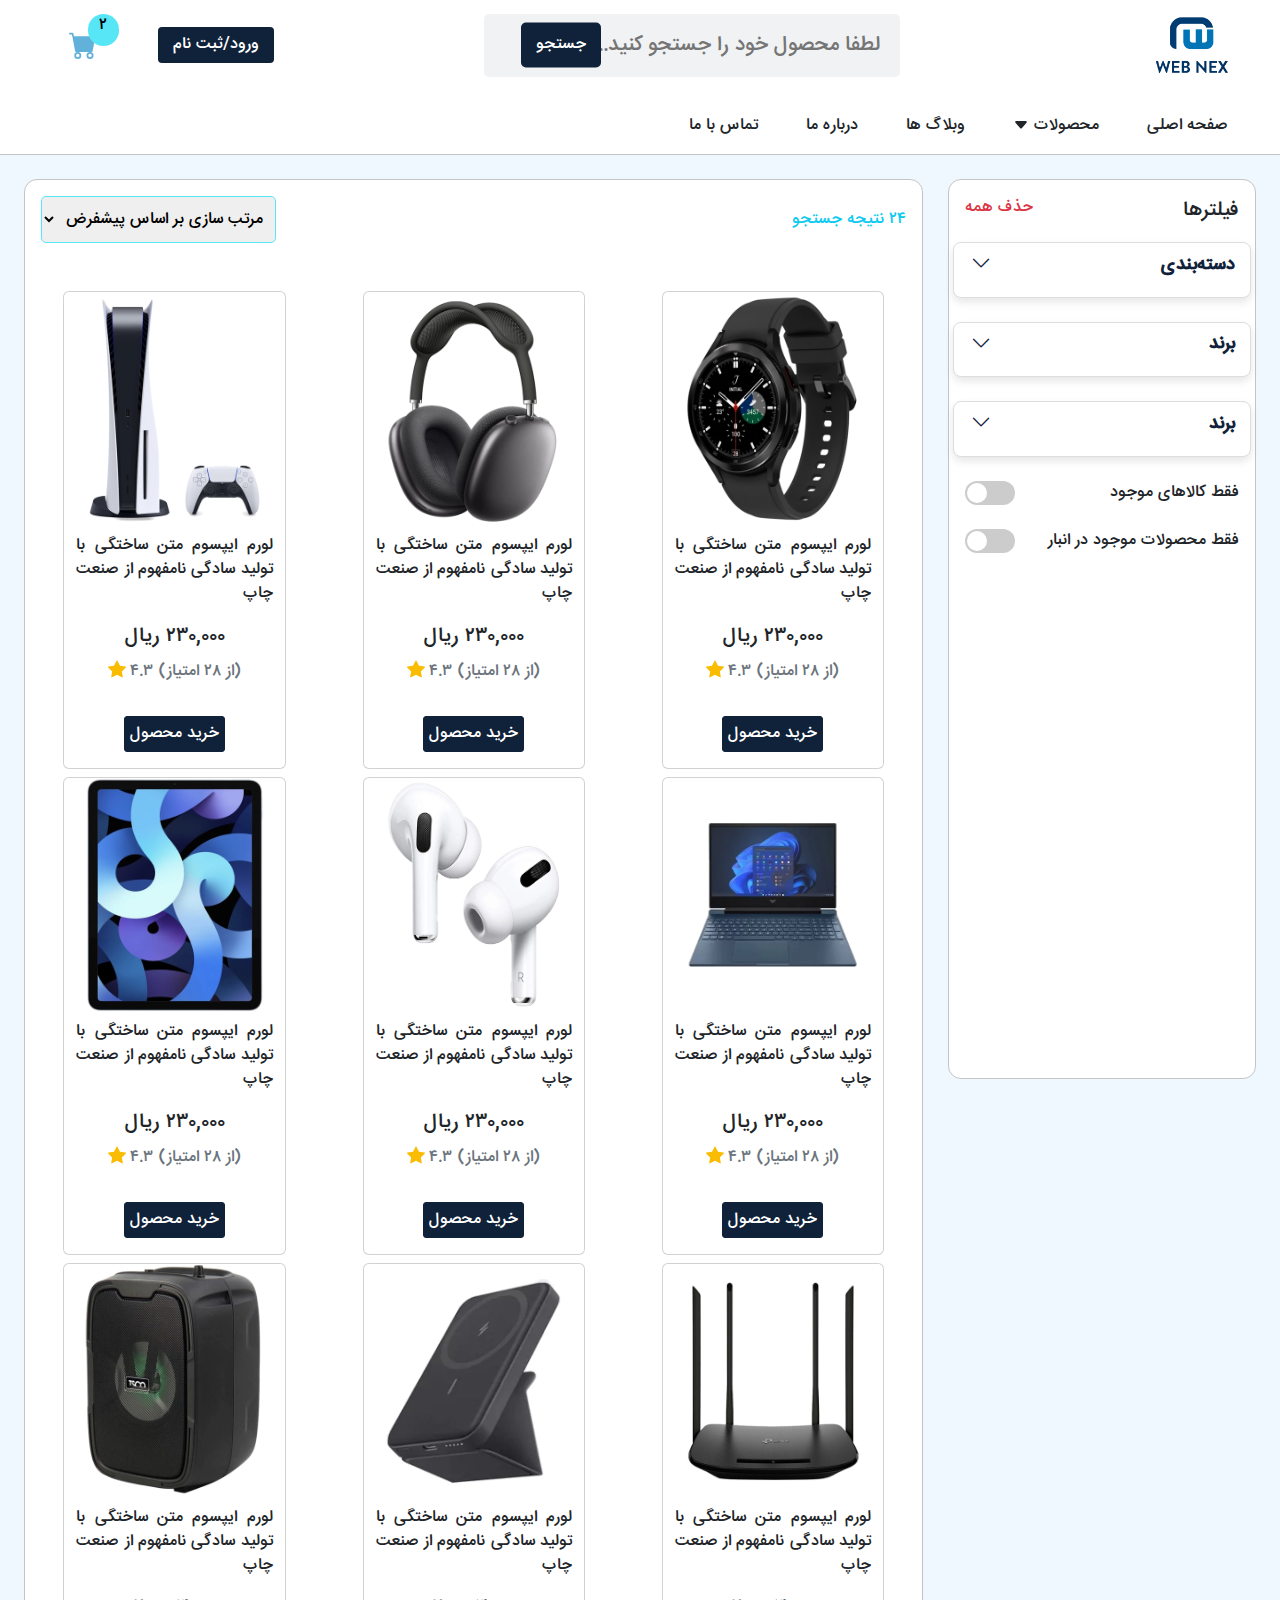
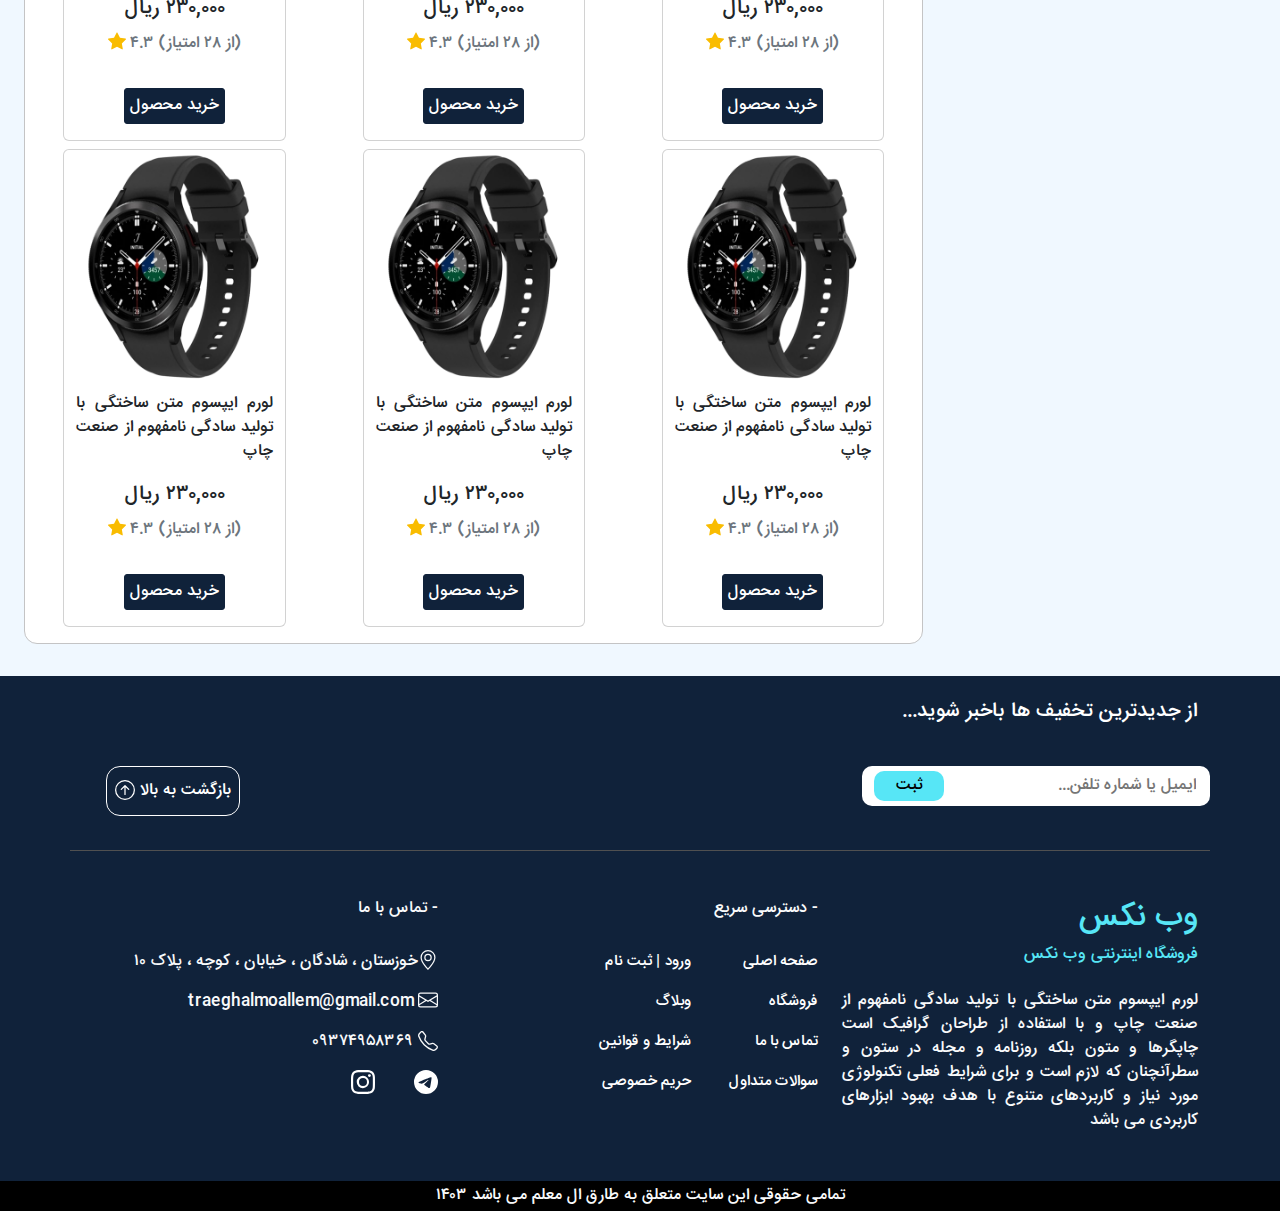
<file: filter.html>
<!DOCTYPE html>
<html lang="fa" dir="rtl">
  <head>
    <meta charset="UTF-8" />
    <meta name="viewport" content="width=device-width, initial-scale=1.0" />
    <link
      href="https://cdn.jsdelivr.net/npm/bootstrap@5.3.0-alpha3/dist/css/bootstrap.min.css"
      rel="stylesheet"
    />
    <link
      href="https://cdn.jsdelivr.net/npm/bootstrap-icons/font/bootstrap-icons.css"
      rel="stylesheet"
    />

    <link rel="stylesheet" href="plugin/package/swiper-bundle.css" />
    <link rel="stylesheet" href="css/style.css" />
    <link rel="stylesheet" href="css/media.css" />
    <script
      src="https://cdn.jsdelivr.net/npm/bootstrap@5.0.2/dist/js/bootstrap.bundle.min.js"
      crossorigin="anonymous"
    ></script>
    <title>filter</title>
  </head>
  <body>
    <section id="navbar">
      <div class="container-fluid p-0 m-0">
        <div class="row m-0">
          <div
            class="col-12 navbar-top d-flex justify-content-center align-items-center"
          >
            <div class="row w-100">
              <div
                class="col-2 btn-nav-mobile d-lg-none d-flex justify-content-end align-items-center"
              >
                <svg
                  xmlns="http://www.w3.org/2000/svg"
                  width="34"
                  height="34"
                  fill="currentColor"
                  class="bi bi-list"
                  viewBox="0 0 16 16"
                >
                  <path
                    fill-rule="evenodd"
                    d="M2.5 12a.5.5 0 0 1 .5-.5h10a.5.5 0 0 1 0 1H3a.5.5 0 0 1-.5-.5m0-4a.5.5 0 0 1 .5-.5h10a.5.5 0 0 1 0 1H3a.5.5 0 0 1-.5-.5m0-4a.5.5 0 0 1 .5-.5h10a.5.5 0 0 1 0 1H3a.5.5 0 0 1-.5-.5"
                  />
                </svg>
              </div>
              <div
                class="col-3 col-lg-3 d-flex justify-content-end justify-content-lg-start align-items-center"
              >
                <div class="logo">
                  <img src="img/webnex-logo-1.webp" alt="" />
                </div>
              </div>
              <div
                class="col-5 search-box d-none d-lg-flex justify-content-center align-items-center"
              >
                <input
                  class="col-10 search-input"
                  type="text"
                  placeholder="لطفا محصول خود را جستجو کنید..."
                />
                <button class="search-btn">جستجو</button>
              </div>
              <div class="col-7 col-lg-4 d-flex justify-content-end">
                <ul
                  class="d-flex justify-content-end align-items-center mt-3 gap-4 gap-lg-5"
                >
                  <li class="rigester">ورود/ثبت نام</li>
                  <a href="store.html"
                    ><li class="icon">
                      <div class="count-store fa-numbers">2</div>
                      <svg
                        xmlns="http://www.w3.org/2000/svg"
                        width="28"
                        height="28"
                        fill="currentColor"
                        class="bi bi-cart-fill"
                        viewBox="0 0 16 16"
                      >
                        <path
                          d="M0 1.5A.5.5 0 0 1 .5 1H2a.5.5 0 0 1 .485.379L2.89 3H14.5a.5.5 0 0 1 .491.592l-1.5 8A.5.5 0 0 1 13 12H4a.5.5 0 0 1-.491-.408L2.01 3.607 1.61 2H.5a.5.5 0 0 1-.5-.5M5 12a2 2 0 1 0 0 4 2 2 0 0 0 0-4m7 0a2 2 0 1 0 0 4 2 2 0 0 0 0-4m-7 1a1 1 0 1 1 0 2 1 1 0 0 1 0-2m7 0a1 1 0 1 1 0 2 1 1 0 0 1 0-2"
                        />
                      </svg></li
                  ></a>
                </ul>
              </div>
            </div>
          </div>
          <div class="col-12 navbar-bottom d-none d-lg-flex pt-4">
            <ul class="d-flex justify-content-start align-items-center gap-5">
              <a href="index.html">
                <li>صفحه اصلی</li>
              </a>
              <li class="dropdown">
                محصولات
                <svg
                  xmlns="http://www.w3.org/2000/svg"
                  width="16"
                  height="16"
                  fill="currentColor"
                  class="bi bi-caret-down-fill"
                  viewBox="0 0 16 16"
                >
                  <path
                    d="M7.247 11.14 2.451 5.658C1.885 5.013 2.345 4 3.204 4h9.592a1 1 0 0 1 .753 1.659l-4.796 5.48a1 1 0 0 1-1.506 0z"
                  />
                </svg>
                <div id="menu-dropdown" class="p-4">
                  <div class="row">
                    <ul class="col-2 menu-dropdown mt-3">
                      <a href=""
                        ><p>
                          برند های مختلف موبایل
                          <svg
                            xmlns="http://www.w3.org/2000/svg"
                            width="13"
                            height="13"
                            fill="currentColor"
                            class="bi bi-chevron-left"
                            viewBox="0 0 16 16"
                          >
                            <path
                              fill-rule="evenodd"
                              d="M11.354 1.646a.5.5 0 0 1 0 .708L5.707 8l5.647 5.646a.5.5 0 0 1-.708.708l-6-6a.5.5 0 0 1 0-.708l6-6a.5.5 0 0 1 .708 0"
                            />
                          </svg></p
                      ></a>
                      <a href="filter.html">
                        <li>گوشی اپل</li>
                      </a>
                      <a href="filter.html">
                        <li>گوشی سامسونگ</li>
                      </a>
                      <a href="filter.html">
                        <li>گوشی هواوی</li>
                      </a>
                      <a href="filter.html">
                        <li>گوشی شیائومی</li>
                      </a>
                      <a href="filter.html">
                        <li>گوشی ال جی</li>
                      </a>
                      <a href="filter.html">
                        <li>گوشی انر</li>
                      </a>
                      <a href="filter.html">
                        <li>گوشی نوکیا</li>
                      </a>
                    </ul>
                    <ul class="col-2 menu-dropdown mt-3">
                      <a href=""
                        ><p>
                          برند های مختلف موبایل
                          <svg
                            xmlns="http://www.w3.org/2000/svg"
                            width="13"
                            height="13"
                            fill="currentColor"
                            class="bi bi-chevron-left"
                            viewBox="0 0 16 16"
                          >
                            <path
                              fill-rule="evenodd"
                              d="M11.354 1.646a.5.5 0 0 1 0 .708L5.707 8l5.647 5.646a.5.5 0 0 1-.708.708l-6-6a.5.5 0 0 1 0-.708l6-6a.5.5 0 0 1 .708 0"
                            />
                          </svg></p
                      ></a>
                      <a href="filter.html">
                        <li>گوشی اپل</li>
                      </a>
                      <a href="filter.html">
                        <li>گوشی سامسونگ</li>
                      </a>
                      <a href="filter.html">
                        <li>گوشی هواوی</li>
                      </a>
                      <a href="filter.html">
                        <li>گوشی شیائومی</li>
                      </a>
                      <a href="filter.html">
                        <li>گوشی ال جی</li>
                      </a>
                      <a href="filter.html">
                        <li>گوشی انر</li>
                      </a>
                      <a href="filter.html">
                        <li>گوشی نوکیا</li>
                      </a>
                    </ul>
                    <ul class="col-2 menu-dropdown mt-3">
                      <a href="filter.html"
                        ><p>
                          برند های مختلف موبایل
                          <svg
                            xmlns="http://www.w3.org/2000/svg"
                            width="13"
                            height="13"
                            fill="currentColor"
                            class="bi bi-chevron-left"
                            viewBox="0 0 16 16"
                          >
                            <path
                              fill-rule="evenodd"
                              d="M11.354 1.646a.5.5 0 0 1 0 .708L5.707 8l5.647 5.646a.5.5 0 0 1-.708.708l-6-6a.5.5 0 0 1 0-.708l6-6a.5.5 0 0 1 .708 0"
                            />
                          </svg></p
                      ></a>
                      <a href="filter.html">
                        <li>گوشی اپل</li>
                      </a>
                      <a href="filter.html">
                        <li>گوشی سامسونگ</li>
                      </a>
                      <a href="filter.html">
                        <li>گوشی هواوی</li>
                      </a>
                      <a href="filter.html">
                        <li>گوشی شیائومی</li>
                      </a>
                      <a href="filter.html">
                        <li>گوشی ال جی</li>
                      </a>
                      <a href="filter.html">
                        <li>گوشی انر</li>
                      </a>
                      <a href="filter.html">
                        <li>گوشی نوکیا</li>
                      </a>
                    </ul>
                    <ul class="col-2 menu-dropdown mt-3">
                      <a href="filter.html"
                        ><p>
                          برند های مختلف موبایل
                          <svg
                            xmlns="http://www.w3.org/2000/svg"
                            width="13"
                            height="13"
                            fill="currentColor"
                            class="bi bi-chevron-left"
                            viewBox="0 0 16 16"
                          >
                            <path
                              fill-rule="evenodd"
                              d="M11.354 1.646a.5.5 0 0 1 0 .708L5.707 8l5.647 5.646a.5.5 0 0 1-.708.708l-6-6a.5.5 0 0 1 0-.708l6-6a.5.5 0 0 1 .708 0"
                            />
                          </svg></p
                      ></a>
                      <a href="filter.html">
                        <li>گوشی اپل</li>
                      </a>
                      <a href="filter.html">
                        <li>گوشی سامسونگ</li>
                      </a>
                      <a href="filter.html">
                        <li>گوشی هواوی</li>
                      </a>
                      <a href="filter.html">
                        <li>گوشی شیائومی</li>
                      </a>
                      <a href="filter.html">
                        <li>گوشی ال جی</li>
                      </a>
                      <a href="filter.html">
                        <li>گوشی انر</li>
                      </a>
                      <a href="filter.html">
                        <li>گوشی نوکیا</li>
                      </a>
                    </ul>
                    <ul class="col-2 menu-dropdown mt-3">
                      <a href="filter.html"
                        ><p>
                          برند های مختلف موبایل
                          <svg
                            xmlns="http://www.w3.org/2000/svg"
                            width="13"
                            height="13"
                            fill="currentColor"
                            class="bi bi-chevron-left"
                            viewBox="0 0 16 16"
                          >
                            <path
                              fill-rule="evenodd"
                              d="M11.354 1.646a.5.5 0 0 1 0 .708L5.707 8l5.647 5.646a.5.5 0 0 1-.708.708l-6-6a.5.5 0 0 1 0-.708l6-6a.5.5 0 0 1 .708 0"
                            />
                          </svg></p
                      ></a>
                      <a href="filter.html">
                        <li>گوشی اپل</li>
                      </a>
                      <a href="filter.html">
                        <li>گوشی سامسونگ</li>
                      </a>
                      <a href="filter.html">
                        <li>گوشی هواوی</li>
                      </a>
                      <a href="filter.html">
                        <li>گوشی شیائومی</li>
                      </a>
                      <a href="filter.html">
                        <li>گوشی ال جی</li>
                      </a>
                      <a href="filter.html">
                        <li>گوشی انر</li>
                      </a>
                      <a href="filter.html">
                        <li>گوشی نوکیا</li>
                      </a>
                    </ul>
                    <div
                      class="col-2 pic d-flex justify-content-center align-items-center"
                    >
                      <img src="img/webnex-logo-1.webp" alt="" />
                    </div>
                  </div>
                </div>
              </li>
              <a href="">
                <li>وبلاگ ها</li>
              </a>
              <a href="about-us.html">
                <li>درباره ما</li>
              </a>
              <a href="contact-us.html">
                <li>تماس با ما</li>
              </a>
            </ul>
          </div>
        </div>
      </div>
      <div class="section-nav-mobile d-lg-none">
        <div class="row p-4">
          <div class="col-12 colse-btn d-flex justify-content-end">
            <svg
              xmlns="http://www.w3.org/2000/svg"
              width="35"
              height="35"
              fill="currentColor"
              class="bi bi-x-circle-fill text-danger"
              viewBox="0 0 16 16"
            >
              <path
                d="M16 8A8 8 0 1 1 0 8a8 8 0 0 1 16 0M5.354 4.646a.5.5 0 1 0-.708.708L7.293 8l-2.647 2.646a.5.5 0 0 0 .708.708L8 8.707l2.646 2.647a.5.5 0 0 0 .708-.708L8.707 8l2.647-2.646a.5.5 0 0 0-.708-.708L8 7.293z"
              />
            </svg>
          </div>
          <div
            class="col-12 search-box d-flex justify-content-center align-items-center pt-5"
          >
            <input
              class="col-12 search-input"
              type="text"
              placeholder="لطفا محصول خود را جستجو کنید..."
            />
            <button class="search-btn">جستجو</button>
          </div>
          <div class="col-12 item-nav-mobile pt-5">
            <ul>
              <a href=""><li>صفحه اصلی</li></a>
              <li id="menu-dropdown-mobile">
                محصولات
                <svg
                  xmlns="http://www.w3.org/2000/svg"
                  width="16"
                  height="16"
                  fill="currentColor"
                  class="bi bi-caret-down-fill"
                  viewBox="0 0 16 16"
                >
                  <path
                    d="M7.247 11.14 2.451 5.658C1.885 5.013 2.345 4 3.204 4h9.592a1 1 0 0 1 .753 1.659l-4.796 5.48a1 1 0 0 1-1.506 0z"
                  />
                </svg>
                <div class="row">
                  <ul class="col-12 menu-dropdown-mobile p-3">
                    <li class="h6">برندهای مختلف موبایل</li>
                    <a href="filter.html">
                      <li>گوشی اپل</li>
                    </a>
                    <a href="filter.html">
                      <li>گوشی سامسونگ</li>
                    </a>
                    <a href="filter.html">
                      <li>گوشی هواوی</li>
                    </a>
                    <a href="filter.html">
                      <li>گوشی شیائومی</li>
                    </a>
                    <a href="filter.html">
                      <li>گوشی ال جی</li>
                    </a>
                    <a href="filter.html">
                      <li>گوشی انر</li>
                    </a>
                    <a href="filter.html">
                      <li>گوشی نوکیا</li>
                    </a>
                  </ul>
                </div>
              </li>
              <a href="contact-us.html"><li>تماس با ما</li></a>
              <a href="about-us.html"><li>درباره ما</li></a>
            </ul>
          </div>
        </div>
      </div>
      <section class="dashboard">
        <div class="row p-4">
          <ul>
            <a href="dashboard-profile.html">
              <li class="account mt-0 mb-3 fs-6">
                <svg
                  xmlns="http://www.w3.org/2000/svg"
                  width="22"
                  height="22"
                  fill="currentColor"
                  class="bi bi-person"
                  viewBox="0 0 16 16"
                >
                  <path
                    d="M8 8a3 3 0 1 0 0-6 3 3 0 0 0 0 6m2-3a2 2 0 1 1-4 0 2 2 0 0 1 4 0m4 8c0 1-1 1-1 1H3s-1 0-1-1 1-4 6-4 6 3 6 4m-1-.004c-.001-.246-.154-.986-.832-1.664C11.516 10.68 10.289 10 8 10s-3.516.68-4.168 1.332c-.678.678-.83 1.418-.832 1.664z"
                  />
                </svg>
                مسلم امیری
              </li>
            </a>
            <a href="dashboard-profile.html">
              <li>
                <svg
                  xmlns="http://www.w3.org/2000/svg"
                  width="22"
                  height="22"
                  fill="currentColor"
                  class="bi bi-bag"
                  viewBox="0 0 16 16"
                >
                  <path
                    d="M8 1a2.5 2.5 0 0 1 2.5 2.5V4h-5v-.5A2.5 2.5 0 0 1 8 1m3.5 3v-.5a3.5 3.5 0 1 0-7 0V4H1v10a2 2 0 0 0 2 2h10a2 2 0 0 0 2-2V4zM2 5h12v9a1 1 0 0 1-1 1H3a1 1 0 0 1-1-1z"
                  />
                </svg>
                سفارش ها
              </li>
            </a>
            <a href="dashboard-profile.html">
              <li>
                <svg
                  xmlns="http://www.w3.org/2000/svg"
                  width="22"
                  height="22"
                  fill="currentColor"
                  class="bi bi-heart"
                  viewBox="0 0 16 16"
                >
                  <path
                    d="m8 2.748-.717-.737C5.6.281 2.514.878 1.4 3.053c-.523 1.023-.641 2.5.314 4.385.92 1.815 2.834 3.989 6.286 6.357 3.452-2.368 5.365-4.542 6.286-6.357.955-1.886.838-3.362.314-4.385C13.486.878 10.4.28 8.717 2.01zM8 15C-7.333 4.868 3.279-3.04 7.824 1.143q.09.083.176.171a3 3 0 0 1 .176-.17C12.72-3.042 23.333 4.867 8 15"
                  />
                </svg>
                علاقه مندی ها
              </li>
            </a>
            <a href="dashboard-profile.html">
              <li class="position-relative">
                <svg
                  xmlns="http://www.w3.org/2000/svg"
                  width="22"
                  height="22"
                  fill="currentColor"
                  class="bi bi-envelope-open"
                  viewBox="0 0 16 16"
                >
                  <path
                    d="M8.47 1.318a1 1 0 0 0-.94 0l-6 3.2A1 1 0 0 0 1 5.4v.817l5.75 3.45L8 8.917l1.25.75L15 6.217V5.4a1 1 0 0 0-.53-.882zM15 7.383l-4.778 2.867L15 13.117zm-.035 6.88L8 10.082l-6.965 4.18A1 1 0 0 0 2 15h12a1 1 0 0 0 .965-.738ZM1 13.116l4.778-2.867L1 7.383v5.734ZM7.059.435a2 2 0 0 1 1.882 0l6 3.2A2 2 0 0 1 16 5.4V14a2 2 0 0 1-2 2H2a2 2 0 0 1-2-2V5.4a2 2 0 0 1 1.059-1.765z"
                  />
                </svg>
                پیام ها
                <div class="notif fa-numbers mt-2 mt-lg-1">4</div>
              </li>
            </a>
            <a href="">
              <li>
                <svg
                  xmlns="http://www.w3.org/2000/svg"
                  width="22"
                  height="22"
                  fill="currentColor"
                  class="bi bi-box-arrow-right text-danger"
                  viewBox="0 0 16 16"
                >
                  <path
                    fill-rule="evenodd"
                    d="M10 12.5a.5.5 0 0 1-.5.5h-8a.5.5 0 0 1-.5-.5v-9a.5.5 0 0 1 .5-.5h8a.5.5 0 0 1 .5.5v2a.5.5 0 0 0 1 0v-2A1.5 1.5 0 0 0 9.5 2h-8A1.5 1.5 0 0 0 0 3.5v9A1.5 1.5 0 0 0 1.5 14h8a1.5 1.5 0 0 0 1.5-1.5v-2a.5.5 0 0 0-1 0z"
                  />
                  <path
                    fill-rule="evenodd"
                    d="M15.854 8.354a.5.5 0 0 0 0-.708l-3-3a.5.5 0 0 0-.708.708L14.293 7.5H5.5a.5.5 0 0 0 0 1h8.793l-2.147 2.146a.5.5 0 0 0 .708.708z"
                  />
                </svg>
                خروج از حساب کاربری
              </li>
            </a>
          </ul>
        </div>
      </section>
    </section>

    <section class="main-filter">
      <div class="container-fluid">
        <div class="row d-flex justify-content-between p-4">
          <div class="col-12 col-lg-3 left-filter p-3">
            <div class="row d-flex justify-content-between">
              <div class="col-4 fs-5">فیلترها</div>
              <div
                class="col-4 remove-all text-danger d-flex justify-content-end"
              >
                حذف همه
              </div>
            </div>
            <div class="row mt-3 gap-4">
              <div class="col-12 filter">
                <h4
                  class="filter-title d-flex justify-content-between align-items-center"
                >
                  <span class="col-4">دسته‌بندی</span>
                  <i class="bi bi-chevron-down col-1 fs-5"></i>
                </h4>
                <ul id="category" class="filter-content">
                  <li>
                    <input type="checkbox" id="category1" />
                    <label for="category1">الکترونیک</label>
                  </li>
                  <li>
                    <input type="checkbox" id="category2" />
                    <label for="category2">لباس</label>
                  </li>
                  <li>
                    <input type="checkbox" id="category3" />
                    <label for="category3">ورزشی</label>
                  </li>
                </ul>
              </div>
              <div class="col-12 filter">
                <h4
                  class="filter-title d-flex justify-content-between align-items-center"
                >
                  <span class="col-4">برند</span>
                  <i class="bi bi-chevron-down col-1 fs-5"></i>
                </h4>
                <ul id="brand" class="filter-content">
                  <li>
                    <input type="checkbox" id="brand1" />
                    <label for="brand1">سامسونگ</label>
                  </li>
                  <li>
                    <input type="checkbox" id="brand2" />
                    <label for="brand2">اپل</label>
                  </li>
                  <li>
                    <input type="checkbox" id="brand3" />
                    <label for="brand3">نایک</label>
                  </li>
                </ul>
              </div>
              <div class="col-12 filter">
                <h4
                  class="filter-title d-flex justify-content-between align-items-center"
                >
                  <span class="col-4">برند</span>
                  <i class="bi bi-chevron-down col-1 fs-5"></i>
                </h4>
                <ul id="brand" class="filter-content">
                  <li>
                    <input type="checkbox" id="brand1" />
                    <label for="brand1">سامسونگ</label>
                  </li>
                  <li>
                    <input type="checkbox" id="brand2" />
                    <label for="brand2">اپل</label>
                  </li>
                  <li>
                    <input type="checkbox" id="brand3" />
                    <label for="brand3">نایک</label>
                  </li>
                </ul>
              </div>
              <div class="col-12 d-flex justify-content-between">
                <span>فقط کالاهای موجود</span>
                <label class="toggle-switch">
                  <input type="checkbox" />
                  <span class="toggle-switch__slider"></span>
                </label>
              </div>
              <div class="col-12 d-flex justify-content-between">
                <span>فقط محصولات موجود در انبار</span>
                <label class="toggle-switch">
                  <input type="checkbox" />
                  <span class="toggle-switch__slider"></span>
                </label>
              </div>
            </div>
          </div>
          <div class="col-12 col-lg-8 right-filter p-3 mt-3 m-lg-0">
            <div class="row d-flex justify-content-between">
              <div class="col-4 fa-numbers text-info d-flex align-items-center">
                24 نتیجه جستجو
              </div>
              <div class="col-4 d-flex justify-content-end">
                <select name="" id="" class="p-2">
                  <option value="">مرتب سازی بر اساس پیشفرض</option>
                  <option value="">گران ترین</option>
                  <option value="">ارزان ترین</option>
                  <option value="">محبوب ترین</option>
                  <option value="">پر فروش ترین</option>
                </select>
              </div>
            </div>
            <div class="row d-flex justify-content-around gap-md-2 gap-0 mt-5">
              <div class="col-6 col-md-3">
                <a href="">
                  <div class="row card">
                    <div class="col-12 d-flex justify-content-center">
                      <img src="img/2.webp" alt="" />
                    </div>
                    <div class="col-12 text-explain text-justify mt-2">
                      <p>
                        لورم ایپسوم متن ساختگی با تولید سادگی نامفهوم از صنعت
                        چاپ
                      </p>
                    </div>
                    <div
                      class="col-12 price d-flex justify-content-center fs-5 fa-numbers"
                    >
                      <span>230,000 ریال</span>
                    </div>
                    <div
                      class="col-12 d-flex justify-content-center mt-2 gap-1"
                    >
                      <p class="fa-numbers text-secondary">
                        (از 28 امتیاز) 4.3
                      </p>
                      <svg
                        xmlns="http://www.w3.org/2000/svg"
                        width="18"
                        height="18"
                        fill="currentColor"
                        class="bi bi-star-fill"
                        viewBox="0 0 16 16"
                      >
                        <path
                          d="M3.612 15.443c-.386.198-.824-.149-.746-.592l.83-4.73L.173 6.765c-.329-.314-.158-.888.283-.95l4.898-.696L7.538.792c.197-.39.73-.39.927 0l2.184 4.327 4.898.696c.441.062.612.636.282.95l-3.522 3.356.83 4.73c.078.443-.36.79-.746.592L8 13.187l-4.389 2.256z"
                        />
                      </svg>
                    </div>
                    <div class="col-12 d-flex justify-content-center mt-3 mb-3">
                      <a href="store.html">
                        <button>خرید محصول</button>
                      </a>
                    </div>
                  </div>
                </a>
              </div>
              <div class="col-6 col-md-3">
                <a href="">
                  <div class="row card">
                    <div class="col-12 d-flex justify-content-center">
                      <img src="img/1.webp" alt="" />
                    </div>
                    <div class="col-12 text-explain text-justify mt-2">
                      <p>
                        لورم ایپسوم متن ساختگی با تولید سادگی نامفهوم از صنعت
                        چاپ
                      </p>
                    </div>
                    <div
                      class="col-12 price d-flex justify-content-center fs-5 fa-numbers"
                    >
                      <span>230,000 ریال</span>
                    </div>
                    <div
                      class="col-12 d-flex justify-content-center mt-2 gap-1"
                    >
                      <p class="fa-numbers text-secondary">
                        (از 28 امتیاز) 4.3
                      </p>
                      <svg
                        xmlns="http://www.w3.org/2000/svg"
                        width="18"
                        height="18"
                        fill="currentColor"
                        class="bi bi-star-fill"
                        viewBox="0 0 16 16"
                      >
                        <path
                          d="M3.612 15.443c-.386.198-.824-.149-.746-.592l.83-4.73L.173 6.765c-.329-.314-.158-.888.283-.95l4.898-.696L7.538.792c.197-.39.73-.39.927 0l2.184 4.327 4.898.696c.441.062.612.636.282.95l-3.522 3.356.83 4.73c.078.443-.36.79-.746.592L8 13.187l-4.389 2.256z"
                        />
                      </svg>
                    </div>
                    <div class="col-12 d-flex justify-content-center mt-3 mb-3">
                      <a href="store.html">
                        <button>خرید محصول</button>
                      </a>
                    </div>
                  </div>
                </a>
              </div>
              <div class="col-6 col-md-3 pt-3 pt-md-0">
                <a href="">
                  <div class="row card">
                    <div class="col-12 d-flex justify-content-center">
                      <img src="img/3.webp" alt="" />
                    </div>
                    <div class="col-12 text-explain text-justify mt-2">
                      <p>
                        لورم ایپسوم متن ساختگی با تولید سادگی نامفهوم از صنعت
                        چاپ
                      </p>
                    </div>
                    <div
                      class="col-12 price d-flex justify-content-center fs-5 fa-numbers"
                    >
                      <span>230,000 ریال</span>
                    </div>
                    <div
                      class="col-12 d-flex justify-content-center mt-2 gap-1"
                    >
                      <p class="fa-numbers text-secondary">
                        (از 28 امتیاز) 4.3
                      </p>
                      <svg
                        xmlns="http://www.w3.org/2000/svg"
                        width="18"
                        height="18"
                        fill="currentColor"
                        class="bi bi-star-fill"
                        viewBox="0 0 16 16"
                      >
                        <path
                          d="M3.612 15.443c-.386.198-.824-.149-.746-.592l.83-4.73L.173 6.765c-.329-.314-.158-.888.283-.95l4.898-.696L7.538.792c.197-.39.73-.39.927 0l2.184 4.327 4.898.696c.441.062.612.636.282.95l-3.522 3.356.83 4.73c.078.443-.36.79-.746.592L8 13.187l-4.389 2.256z"
                        />
                      </svg>
                    </div>
                    <div class="col-12 d-flex justify-content-center mt-3 mb-3">
                      <a href="store.html">
                        <button>خرید محصول</button>
                      </a>
                    </div>
                  </div>
                </a>
              </div>
              <div class="col-6 col-md-3 pt-3 pt-md-0">
                <a href="">
                  <div class="row card">
                    <div class="col-12 d-flex justify-content-center">
                      <img src="img/4.webp" alt="" />
                    </div>
                    <div class="col-12 text-explain text-justify mt-2">
                      <p>
                        لورم ایپسوم متن ساختگی با تولید سادگی نامفهوم از صنعت
                        چاپ
                      </p>
                    </div>
                    <div
                      class="col-12 price d-flex justify-content-center fs-5 fa-numbers"
                    >
                      <span>230,000 ریال</span>
                    </div>
                    <div
                      class="col-12 d-flex justify-content-center mt-2 gap-1"
                    >
                      <p class="fa-numbers text-secondary">
                        (از 28 امتیاز) 4.3
                      </p>
                      <svg
                        xmlns="http://www.w3.org/2000/svg"
                        width="18"
                        height="18"
                        fill="currentColor"
                        class="bi bi-star-fill"
                        viewBox="0 0 16 16"
                      >
                        <path
                          d="M3.612 15.443c-.386.198-.824-.149-.746-.592l.83-4.73L.173 6.765c-.329-.314-.158-.888.283-.95l4.898-.696L7.538.792c.197-.39.73-.39.927 0l2.184 4.327 4.898.696c.441.062.612.636.282.95l-3.522 3.356.83 4.73c.078.443-.36.79-.746.592L8 13.187l-4.389 2.256z"
                        />
                      </svg>
                    </div>
                    <div class="col-12 d-flex justify-content-center mt-3 mb-3">
                      <a href="store.html">
                        <button>خرید محصول</button>
                      </a>
                    </div>
                  </div>
                </a>
              </div>
              <div class="col-6 col-md-3 pt-3 pt-md-0">
                <a href="">
                  <div class="row card">
                    <div class="col-12 d-flex justify-content-center">
                      <img src="img/5.webp" alt="" />
                    </div>
                    <div class="col-12 text-explain text-justify mt-2">
                      <p>
                        لورم ایپسوم متن ساختگی با تولید سادگی نامفهوم از صنعت
                        چاپ
                      </p>
                    </div>
                    <div
                      class="col-12 price d-flex justify-content-center fs-5 fa-numbers"
                    >
                      <span>230,000 ریال</span>
                    </div>
                    <div
                      class="col-12 d-flex justify-content-center mt-2 gap-1"
                    >
                      <p class="fa-numbers text-secondary">
                        (از 28 امتیاز) 4.3
                      </p>
                      <svg
                        xmlns="http://www.w3.org/2000/svg"
                        width="18"
                        height="18"
                        fill="currentColor"
                        class="bi bi-star-fill"
                        viewBox="0 0 16 16"
                      >
                        <path
                          d="M3.612 15.443c-.386.198-.824-.149-.746-.592l.83-4.73L.173 6.765c-.329-.314-.158-.888.283-.95l4.898-.696L7.538.792c.197-.39.73-.39.927 0l2.184 4.327 4.898.696c.441.062.612.636.282.95l-3.522 3.356.83 4.73c.078.443-.36.79-.746.592L8 13.187l-4.389 2.256z"
                        />
                      </svg>
                    </div>
                    <div class="col-12 d-flex justify-content-center mt-3 mb-3">
                      <a href="store.html">
                        <button>خرید محصول</button>
                      </a>
                    </div>
                  </div>
                </a>
              </div>
              <div class="col-6 col-md-3 pt-3 pt-md-0">
                <a href="">
                  <div class="row card">
                    <div class="col-12 d-flex justify-content-center">
                      <img src="img/6.webp" alt="" />
                    </div>
                    <div class="col-12 text-explain text-justify mt-2">
                      <p>
                        لورم ایپسوم متن ساختگی با تولید سادگی نامفهوم از صنعت
                        چاپ
                      </p>
                    </div>
                    <div
                      class="col-12 price d-flex justify-content-center fs-5 fa-numbers"
                    >
                      <span>230,000 ریال</span>
                    </div>
                    <div
                      class="col-12 d-flex justify-content-center mt-2 gap-1"
                    >
                      <p class="fa-numbers text-secondary">
                        (از 28 امتیاز) 4.3
                      </p>
                      <svg
                        xmlns="http://www.w3.org/2000/svg"
                        width="18"
                        height="18"
                        fill="currentColor"
                        class="bi bi-star-fill"
                        viewBox="0 0 16 16"
                      >
                        <path
                          d="M3.612 15.443c-.386.198-.824-.149-.746-.592l.83-4.73L.173 6.765c-.329-.314-.158-.888.283-.95l4.898-.696L7.538.792c.197-.39.73-.39.927 0l2.184 4.327 4.898.696c.441.062.612.636.282.95l-3.522 3.356.83 4.73c.078.443-.36.79-.746.592L8 13.187l-4.389 2.256z"
                        />
                      </svg>
                    </div>
                    <div class="col-12 d-flex justify-content-center mt-3 mb-3">
                      <a href="store.html">
                        <button>خرید محصول</button>
                      </a>
                    </div>
                  </div>
                </a>
              </div>
              <div class="col-6 col-md-3 pt-3 pt-md-0">
                <a href="">
                  <div class="row card">
                    <div class="col-12 d-flex justify-content-center">
                      <img src="img/7.webp" alt="" />
                    </div>
                    <div class="col-12 text-explain text-justify mt-2">
                      <p>
                        لورم ایپسوم متن ساختگی با تولید سادگی نامفهوم از صنعت
                        چاپ
                      </p>
                    </div>
                    <div
                      class="col-12 price d-flex justify-content-center fs-5 fa-numbers"
                    >
                      <span>230,000 ریال</span>
                    </div>
                    <div
                      class="col-12 d-flex justify-content-center mt-2 gap-1"
                    >
                      <p class="fa-numbers text-secondary">
                        (از 28 امتیاز) 4.3
                      </p>
                      <svg
                        xmlns="http://www.w3.org/2000/svg"
                        width="18"
                        height="18"
                        fill="currentColor"
                        class="bi bi-star-fill"
                        viewBox="0 0 16 16"
                      >
                        <path
                          d="M3.612 15.443c-.386.198-.824-.149-.746-.592l.83-4.73L.173 6.765c-.329-.314-.158-.888.283-.95l4.898-.696L7.538.792c.197-.39.73-.39.927 0l2.184 4.327 4.898.696c.441.062.612.636.282.95l-3.522 3.356.83 4.73c.078.443-.36.79-.746.592L8 13.187l-4.389 2.256z"
                        />
                      </svg>
                    </div>
                    <div class="col-12 d-flex justify-content-center mt-3 mb-3">
                      <a href="store.html">
                        <button>خرید محصول</button>
                      </a>
                    </div>
                  </div>
                </a>
              </div>
              <div class="col-6 col-md-3 pt-3 pt-md-0">
                <a href="">
                  <div class="row card">
                    <div class="col-12 d-flex justify-content-center">
                      <img src="img/8.webp" alt="" />
                    </div>
                    <div class="col-12 text-explain text-justify mt-2">
                      <p>
                        لورم ایپسوم متن ساختگی با تولید سادگی نامفهوم از صنعت
                        چاپ
                      </p>
                    </div>
                    <div
                      class="col-12 price d-flex justify-content-center fs-5 fa-numbers"
                    >
                      <span>230,000 ریال</span>
                    </div>
                    <div
                      class="col-12 d-flex justify-content-center mt-2 gap-1"
                    >
                      <p class="fa-numbers text-secondary">
                        (از 28 امتیاز) 4.3
                      </p>
                      <svg
                        xmlns="http://www.w3.org/2000/svg"
                        width="18"
                        height="18"
                        fill="currentColor"
                        class="bi bi-star-fill"
                        viewBox="0 0 16 16"
                      >
                        <path
                          d="M3.612 15.443c-.386.198-.824-.149-.746-.592l.83-4.73L.173 6.765c-.329-.314-.158-.888.283-.95l4.898-.696L7.538.792c.197-.39.73-.39.927 0l2.184 4.327 4.898.696c.441.062.612.636.282.95l-3.522 3.356.83 4.73c.078.443-.36.79-.746.592L8 13.187l-4.389 2.256z"
                        />
                      </svg>
                    </div>
                    <div class="col-12 d-flex justify-content-center mt-3 mb-3">
                      <a href="store.html">
                        <button>خرید محصول</button>
                      </a>
                    </div>
                  </div>
                </a>
              </div>
              <div class="col-6 col-md-3 pt-3 pt-md-0">
                <a href="">
                  <div class="row card">
                    <div class="col-12 d-flex justify-content-center">
                      <img src="img/9.webp" alt="" />
                    </div>
                    <div class="col-12 text-explain text-justify mt-2">
                      <p>
                        لورم ایپسوم متن ساختگی با تولید سادگی نامفهوم از صنعت
                        چاپ
                      </p>
                    </div>
                    <div
                      class="col-12 price d-flex justify-content-center fs-5 fa-numbers"
                    >
                      <span>230,000 ریال</span>
                    </div>
                    <div
                      class="col-12 d-flex justify-content-center mt-2 gap-1"
                    >
                      <p class="fa-numbers text-secondary">
                        (از 28 امتیاز) 4.3
                      </p>
                      <svg
                        xmlns="http://www.w3.org/2000/svg"
                        width="18"
                        height="18"
                        fill="currentColor"
                        class="bi bi-star-fill"
                        viewBox="0 0 16 16"
                      >
                        <path
                          d="M3.612 15.443c-.386.198-.824-.149-.746-.592l.83-4.73L.173 6.765c-.329-.314-.158-.888.283-.95l4.898-.696L7.538.792c.197-.39.73-.39.927 0l2.184 4.327 4.898.696c.441.062.612.636.282.95l-3.522 3.356.83 4.73c.078.443-.36.79-.746.592L8 13.187l-4.389 2.256z"
                        />
                      </svg>
                    </div>
                    <div class="col-12 d-flex justify-content-center mt-3 mb-3">
                      <a href="store.html">
                        <button>خرید محصول</button>
                      </a>
                    </div>
                  </div>
                </a>
              </div>
              <div class="col-6 col-md-3 pt-3 pt-md-0">
                <a href="">
                  <div class="row card">
                    <div class="col-12 d-flex justify-content-center">
                      <img src="img/2.webp" alt="" />
                    </div>
                    <div class="col-12 text-explain text-justify mt-2">
                      <p>
                        لورم ایپسوم متن ساختگی با تولید سادگی نامفهوم از صنعت
                        چاپ
                      </p>
                    </div>
                    <div
                      class="col-12 price d-flex justify-content-center fs-5 fa-numbers"
                    >
                      <span>230,000 ریال</span>
                    </div>
                    <div
                      class="col-12 d-flex justify-content-center mt-2 gap-1"
                    >
                      <p class="fa-numbers text-secondary">
                        (از 28 امتیاز) 4.3
                      </p>
                      <svg
                        xmlns="http://www.w3.org/2000/svg"
                        width="18"
                        height="18"
                        fill="currentColor"
                        class="bi bi-star-fill"
                        viewBox="0 0 16 16"
                      >
                        <path
                          d="M3.612 15.443c-.386.198-.824-.149-.746-.592l.83-4.73L.173 6.765c-.329-.314-.158-.888.283-.95l4.898-.696L7.538.792c.197-.39.73-.39.927 0l2.184 4.327 4.898.696c.441.062.612.636.282.95l-3.522 3.356.83 4.73c.078.443-.36.79-.746.592L8 13.187l-4.389 2.256z"
                        />
                      </svg>
                    </div>
                    <div class="col-12 d-flex justify-content-center mt-3 mb-3">
                      <a href="store.html">
                        <button>خرید محصول</button>
                      </a>
                    </div>
                  </div>
                </a>
              </div>
              <div class="col-6 col-md-3 pt-3 pt-md-0">
                <a href="">
                  <div class="row card">
                    <div class="col-12 d-flex justify-content-center">
                      <img src="img/2.webp" alt="" />
                    </div>
                    <div class="col-12 text-explain text-justify mt-2">
                      <p>
                        لورم ایپسوم متن ساختگی با تولید سادگی نامفهوم از صنعت
                        چاپ
                      </p>
                    </div>
                    <div
                      class="col-12 price d-flex justify-content-center fs-5 fa-numbers"
                    >
                      <span>230,000 ریال</span>
                    </div>
                    <div
                      class="col-12 d-flex justify-content-center mt-2 gap-1"
                    >
                      <p class="fa-numbers text-secondary">
                        (از 28 امتیاز) 4.3
                      </p>
                      <svg
                        xmlns="http://www.w3.org/2000/svg"
                        width="18"
                        height="18"
                        fill="currentColor"
                        class="bi bi-star-fill"
                        viewBox="0 0 16 16"
                      >
                        <path
                          d="M3.612 15.443c-.386.198-.824-.149-.746-.592l.83-4.73L.173 6.765c-.329-.314-.158-.888.283-.95l4.898-.696L7.538.792c.197-.39.73-.39.927 0l2.184 4.327 4.898.696c.441.062.612.636.282.95l-3.522 3.356.83 4.73c.078.443-.36.79-.746.592L8 13.187l-4.389 2.256z"
                        />
                      </svg>
                    </div>
                    <div class="col-12 d-flex justify-content-center mt-3 mb-3">
                      <a href="store.html">
                        <button>خرید محصول</button>
                      </a>
                    </div>
                  </div>
                </a>
              </div>
              <div class="col-6 col-md-3 pt-3 pt-md-0">
                <a href="">
                  <div class="row card">
                    <div class="col-12 d-flex justify-content-center">
                      <img src="img/2.webp" alt="" />
                    </div>
                    <div class="col-12 text-explain text-justify mt-2">
                      <p>
                        لورم ایپسوم متن ساختگی با تولید سادگی نامفهوم از صنعت
                        چاپ
                      </p>
                    </div>
                    <div
                      class="col-12 price d-flex justify-content-center fs-5 fa-numbers"
                    >
                      <span>230,000 ریال</span>
                    </div>
                    <div
                      class="col-12 d-flex justify-content-center mt-2 gap-1"
                    >
                      <p class="fa-numbers text-secondary">
                        (از 28 امتیاز) 4.3
                      </p>
                      <svg
                        xmlns="http://www.w3.org/2000/svg"
                        width="18"
                        height="18"
                        fill="currentColor"
                        class="bi bi-star-fill"
                        viewBox="0 0 16 16"
                      >
                        <path
                          d="M3.612 15.443c-.386.198-.824-.149-.746-.592l.83-4.73L.173 6.765c-.329-.314-.158-.888.283-.95l4.898-.696L7.538.792c.197-.39.73-.39.927 0l2.184 4.327 4.898.696c.441.062.612.636.282.95l-3.522 3.356.83 4.73c.078.443-.36.79-.746.592L8 13.187l-4.389 2.256z"
                        />
                      </svg>
                    </div>
                    <div class="col-12 d-flex justify-content-center mt-3 mb-3">
                      <a href="store.html">
                        <button>خرید محصول</button>
                      </a>
                    </div>
                  </div>
                </a>
              </div>
            </div>
          </div>
        </div>
      </div>
    </section>
    <section>
      <div class="container-fluid fotter pb-5">
        <div class="container">
          <div class="row top-fotter mt-2 mb-5">
            <div class="col-12 mt-4 text-fotter h5">
              از جدیدترین تخفیف ها باخبر شوید...
            </div>
            <div class="row">
              <div class="col-7 col-md-6 col-lg-4">
                <div class="row input">
                  <div class="col-7 d-flex align-items-center">
                    <input type="text" placeholder="ایمیل یا شماره تلفن..." />
                  </div>
                  <div
                    class="col-5 d-flex align-items-center justify-content-end"
                  >
                    <button>ثبت</button>
                  </div>
                </div>
              </div>
              <div class="col-5 col-md-6 col-lg-8 d-flex justify-content-end">
                <a href="#">
                  <button class="text-fotter btn-to-top p-2">
                    بازگشت به بالا
                    <svg
                      xmlns="http://www.w3.org/2000/svg"
                      width="20"
                      height="20"
                      fill="currentColor"
                      class="bi bi-arrow-up-circle"
                      viewBox="0 0 16 16"
                    >
                      <path
                        fill-rule="evenodd"
                        d="M1 8a7 7 0 1 0 14 0A7 7 0 0 0 1 8m15 0A8 8 0 1 1 0 8a8 8 0 0 1 16 0m-7.5 3.5a.5.5 0 0 1-1 0V5.707L5.354 7.854a.5.5 0 1 1-.708-.708l3-3a.5.5 0 0 1 .708 0l3 3a.5.5 0 0 1-.708.708L8.5 5.707z"
                      />
                    </svg>
                  </button>
                </a>
              </div>
            </div>
          </div>
          <div class="row center-fotter">
            <div class="col-12 col-md-6 col-xl-4">
              <div class="row">
                <div class="col-12 h2 text-success"><span>وب نکس</span></div>
                <div class="col-12 h6 text-success mb-4">
                  <span>فروشگاه اینترنتی وب نکس</span>
                </div>
                <div class="col-12 text-light justify-text">
                  لورم ایپسوم متن ساختگی با تولید سادگی نامفهوم از صنعت چاپ و با
                  استفاده از طراحان گرافیک است چاپگرها و متون بلکه روزنامه و
                  مجله در ستون و سطرآنچنان که لازم است و برای شرایط فعلی
                  تکنولوژی مورد نیاز و کاربردهای متنوع با هدف بهبود ابزارهای
                  کاربردی می باشد
                </div>
              </div>
            </div>
            <div class="col-12 col-md-6 col-xl-4 pt-4 pt-lg-0">
              <div class="row mb-4">
                <div class="col-12 d-flex justify-content-start text-light h6">
                  - دسترسی سریع
                </div>
              </div>
              <div class="row d-flex justify-content-start mb-3">
                <div class="col-4"><a href="">صفحه اصلی</a></div>
                <div class="col-4">
                  <a href="">ورود</a> <a href=""> | ثبت نام</a>
                </div>
              </div>
              <div class="row d-flex justify-content-start mb-3">
                <div class="col-4"><a href="">فروشگاه</a></div>
                <div class="col-4"><a href="">وبلاگ</a></div>
              </div>
              <div class="row d-flex justify-content-start mb-3">
                <div class="col-4"><a href="">تماس با ما</a></div>
                <div class="col-4"><a href="">شرایط و قوانین</a></div>
              </div>
              <div class="row d-flex justify-content-start mb-3">
                <div class="col-4"><a href="">سوالات متداول</a></div>
                <div class="col-4"><a href="">حریم خصوصی</a></div>
              </div>
            </div>
            <div class="col-12 col-md-6 col-xl-4">
              <div class="row mb-4">
                <div class="col-12 text-light h6 d-flex justify-content-start">
                  - تماس با ما
                </div>
              </div>
              <div class="row mb-3">
                <div class="col-12 text-light d-flex justify-content-start">
                  <svg
                    xmlns="http://www.w3.org/2000/svg"
                    width="20"
                    height="20"
                    fill="currentColor"
                    class="bi bi-geo-alt"
                    viewBox="0 0 16 16"
                  >
                    <path
                      d="M12.166 8.94c-.524 1.062-1.234 2.12-1.96 3.07A32 32 0 0 1 8 14.58a32 32 0 0 1-2.206-2.57c-.726-.95-1.436-2.008-1.96-3.07C3.304 7.867 3 6.862 3 6a5 5 0 0 1 10 0c0 .862-.305 1.867-.834 2.94M8 16s6-5.686 6-10A6 6 0 0 0 2 6c0 4.314 6 10 6 10"
                    />
                    <path
                      d="M8 8a2 2 0 1 1 0-4 2 2 0 0 1 0 4m0 1a3 3 0 1 0 0-6 3 3 0 0 0 0 6"
                    />
                  </svg>
                  <div class="fa-numbers">
                    خوزستان ، شادگان ، خیابان ، کوچه ، پلاک 10
                  </div>
                </div>
              </div>
              <div class="row mb-3">
                <div
                  class="col-12 text-light d-flex justify-content-start mb-3"
                >
                  <svg
                    xmlns="http://www.w3.org/2000/svg"
                    width="20"
                    height="20"
                    fill="currentColor"
                    class="bi bi-envelope ms-1"
                    viewBox="0 0 16 16"
                  >
                    <path
                      d="M0 4a2 2 0 0 1 2-2h12a2 2 0 0 1 2 2v8a2 2 0 0 1-2 2H2a2 2 0 0 1-2-2zm2-1a1 1 0 0 0-1 1v.217l7 4.2 7-4.2V4a1 1 0 0 0-1-1zm13 2.383-4.708 2.825L15 11.105zm-.034 6.876-5.64-3.471L8 9.583l-1.326-.795-5.64 3.47A1 1 0 0 0 2 13h12a1 1 0 0 0 .966-.741M1 11.105l4.708-2.897L1 5.383z"
                    />
                  </svg>
                  traeghalmoallem@gmail.com
                </div>
                <div class="col-5 text-light">
                  <svg
                    xmlns="http://www.w3.org/2000/svg"
                    width="20"
                    height="20"
                    fill="currentColor"
                    class="bi bi-telephone"
                    viewBox="0 0 16 16"
                  >
                    <path
                      d="M3.654 1.328a.678.678 0 0 0-1.015-.063L1.605 2.3c-.483.484-.661 1.169-.45 1.77a17.6 17.6 0 0 0 4.168 6.608 17.6 17.6 0 0 0 6.608 4.168c.601.211 1.286.033 1.77-.45l1.034-1.034a.678.678 0 0 0-.063-1.015l-2.307-1.794a.68.68 0 0 0-.58-.122l-2.19.547a1.75 1.75 0 0 1-1.657-.459L5.482 8.062a1.75 1.75 0 0 1-.46-1.657l.548-2.19a.68.68 0 0 0-.122-.58zM1.884.511a1.745 1.745 0 0 1 2.612.163L6.29 2.98c.329.423.445.974.315 1.494l-.547 2.19a.68.68 0 0 0 .178.643l2.457 2.457a.68.68 0 0 0 .644.178l2.189-.547a1.75 1.75 0 0 1 1.494.315l2.306 1.794c.829.645.905 1.87.163 2.611l-1.034 1.034c-.74.74-1.846 1.065-2.877.702a18.6 18.6 0 0 1-7.01-4.42 18.6 18.6 0 0 1-4.42-7.009c-.362-1.03-.037-2.137.703-2.877z"
                    />
                  </svg>
                  <span class="text-light fa-numbers">09374958369</span>
                </div>
              </div>
              <div class="row">
                <div class="col-2">
                  <a href="t.me/traeghalmoallem.com">
                    <svg
                      xmlns="http://www.w3.org/2000/svg"
                      width="24"
                      height="24"
                      fill="currentColor"
                      class="bi bi-telegram"
                      viewBox="0 0 16 16"
                    >
                      <path
                        d="M16 8A8 8 0 1 1 0 8a8 8 0 0 1 16 0M8.287 5.906q-1.168.486-4.666 2.01-.567.225-.595.442c-.03.243.275.339.69.47l.175.055c.408.133.958.288 1.243.294q.39.01.868-.32 3.269-2.206 3.374-2.23c.05-.012.12-.026.166.016s.042.12.037.141c-.03.129-1.227 1.241-1.846 1.817-.193.18-.33.307-.358.336a8 8 0 0 1-.188.186c-.38.366-.664.64.015 1.088.327.216.589.393.85.571.284.194.568.387.936.629q.14.092.27.187c.331.236.63.448.997.414.214-.02.435-.22.547-.82.265-1.417.786-4.486.906-5.751a1.4 1.4 0 0 0-.013-.315.34.34 0 0 0-.114-.217.53.53 0 0 0-.31-.093c-.3.005-.763.166-2.984 1.09"
                      />
                    </svg>
                  </a>
                </div>
                <div class="col-2">
                  <a href="">
                    <svg
                      xmlns="http://www.w3.org/2000/svg"
                      width="24"
                      height="24"
                      fill="currentColor"
                      class="bi bi-instagram"
                      viewBox="0 0 16 16"
                    >
                      <path
                        d="M8 0C5.829 0 5.556.01 4.703.048 3.85.088 3.269.222 2.76.42a3.9 3.9 0 0 0-1.417.923A3.9 3.9 0 0 0 .42 2.76C.222 3.268.087 3.85.048 4.7.01 5.555 0 5.827 0 8.001c0 2.172.01 2.444.048 3.297.04.852.174 1.433.372 1.942.205.526.478.972.923 1.417.444.445.89.719 1.416.923.51.198 1.09.333 1.942.372C5.555 15.99 5.827 16 8 16s2.444-.01 3.298-.048c.851-.04 1.434-.174 1.943-.372a3.9 3.9 0 0 0 1.416-.923c.445-.445.718-.891.923-1.417.197-.509.332-1.09.372-1.942C15.99 10.445 16 10.173 16 8s-.01-2.445-.048-3.299c-.04-.851-.175-1.433-.372-1.941a3.9 3.9 0 0 0-.923-1.417A3.9 3.9 0 0 0 13.24.42c-.51-.198-1.092-.333-1.943-.372C10.443.01 10.172 0 7.998 0zm-.717 1.442h.718c2.136 0 2.389.007 3.232.046.78.035 1.204.166 1.486.275.373.145.64.319.92.599s.453.546.598.92c.11.281.24.705.275 1.485.039.843.047 1.096.047 3.231s-.008 2.389-.047 3.232c-.035.78-.166 1.203-.275 1.485a2.5 2.5 0 0 1-.599.919c-.28.28-.546.453-.92.598-.28.11-.704.24-1.485.276-.843.038-1.096.047-3.232.047s-2.39-.009-3.233-.047c-.78-.036-1.203-.166-1.485-.276a2.5 2.5 0 0 1-.92-.598 2.5 2.5 0 0 1-.6-.92c-.109-.281-.24-.705-.275-1.485-.038-.843-.046-1.096-.046-3.233s.008-2.388.046-3.231c.036-.78.166-1.204.276-1.486.145-.373.319-.64.599-.92s.546-.453.92-.598c.282-.11.705-.24 1.485-.276.738-.034 1.024-.044 2.515-.045zm4.988 1.328a.96.96 0 1 0 0 1.92.96.96 0 0 0 0-1.92m-4.27 1.122a4.109 4.109 0 1 0 0 8.217 4.109 4.109 0 0 0 0-8.217m0 1.441a2.667 2.667 0 1 1 0 5.334 2.667 2.667 0 0 1 0-5.334"
                      />
                    </svg>
                  </a>
                </div>
              </div>
            </div>
          </div>
        </div>
      </div>
    </section>
    <section>
      <div class="container-fluid bg-black">
        <div class="row bottom-fotter d-flex align-items-center text-light">
          <div
            class="col-12 d-flex justify-content-center text-light fa-numbers"
          >
            تمامی حقوقی این سایت متعلق به طارق ال معلم می باشد 1403
          </div>
        </div>
      </div>
    </section>

    <script src="plugin/package/swiper-bundle.js"></script>
    <script src="js/main.js"></script>
  </body>
</html>
</file>
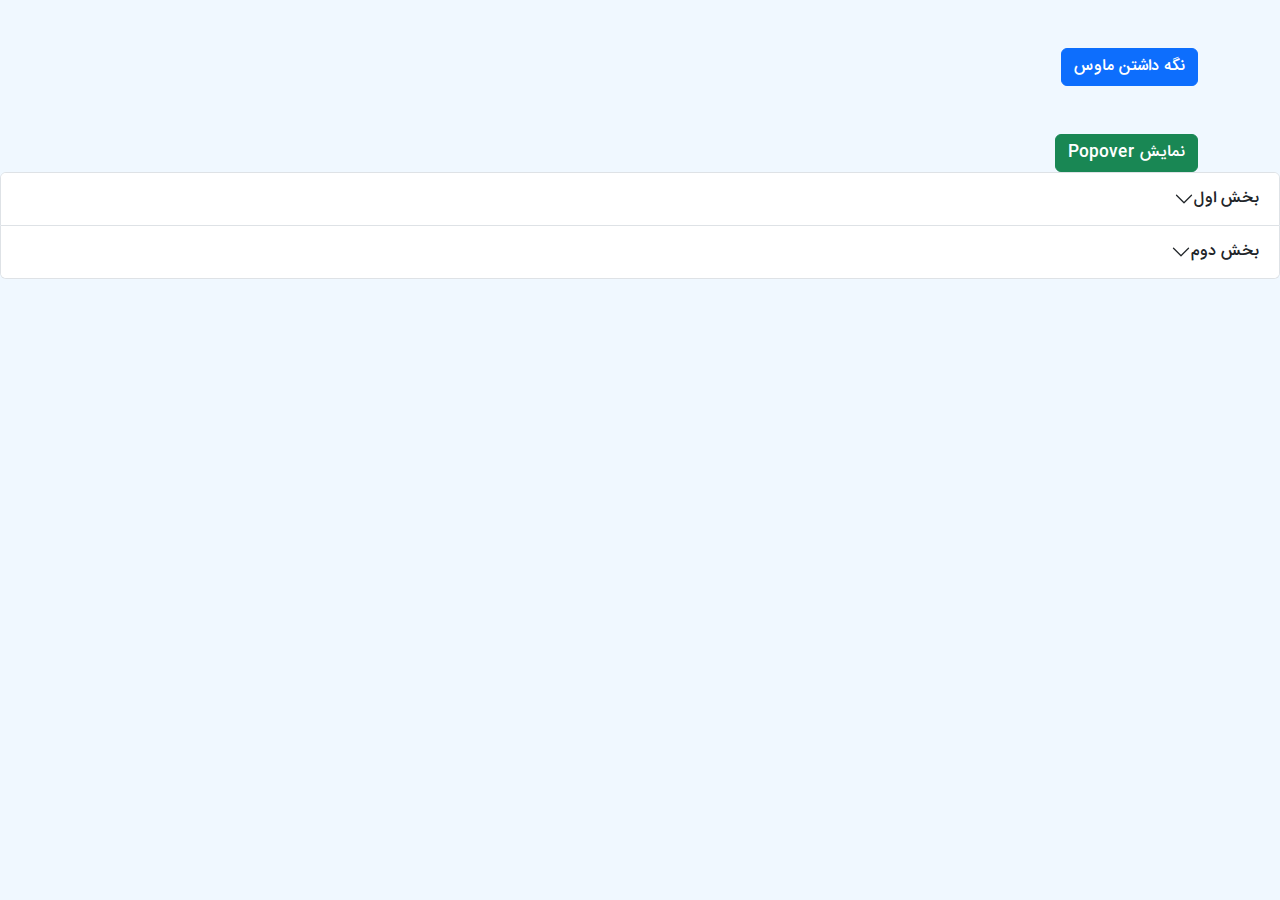
<file: navbar.html>
<!DOCTYPE html>
<html lang="fa" dir="rtl">
  <head>
    <meta charset="UTF-8" />
    <meta name="viewport" content="width=device-width, initial-scale=1.0" />
    <link
      href="https://cdn.jsdelivr.net/npm/bootstrap@5.3.0-alpha3/dist/css/bootstrap.min.css"
      rel="stylesheet"
    />
    <link rel="stylesheet" href="navbar.css" />
    <script
      src="https://cdn.jsdelivr.net/npm/bootstrap@5.0.2/dist/js/bootstrap.bundle.min.js"
      crossorigin="anonymous"
    ></script>
    <title>Document</title>
  </head>
  <body>
    <!-- <section id="navbar">
      <div class="container-fluid p-0 m-0">
        <div class="row m-0">
          <div
            class="col-12 navbar-top d-flex justify-content-center align-items-center"
          >
            <div class="row w-100">
              <div
                class="col-2 btn-nav-mobile d-lg-none d-flex justify-content-end align-items-center"
              >
                <svg
                  xmlns="http://www.w3.org/2000/svg"
                  width="34"
                  height="34"
                  fill="currentColor"
                  class="bi bi-list"
                  viewBox="0 0 16 16"
                >
                  <path
                    fill-rule="evenodd"
                    d="M2.5 12a.5.5 0 0 1 .5-.5h10a.5.5 0 0 1 0 1H3a.5.5 0 0 1-.5-.5m0-4a.5.5 0 0 1 .5-.5h10a.5.5 0 0 1 0 1H3a.5.5 0 0 1-.5-.5m0-4a.5.5 0 0 1 .5-.5h10a.5.5 0 0 1 0 1H3a.5.5 0 0 1-.5-.5"
                  />
                </svg>
              </div>
              <div
                class="col-3 col-lg-3 d-flex justify-content-end justify-content-lg-start align-items-center"
              >
                <div class="logo">
                  <img src="img/webnex-logo-1.webp" alt="" />
                </div>
              </div>
              <div
                class="col-5 search-box d-none d-lg-flex justify-content-center align-items-center"
              >
                <input
                  class="col-10 search-input"
                  type="text"
                  placeholder="لطفا محصول خود را جستجو کنید..."
                />
                <button class="search-btn">جستجو</button>
              </div>
              <div class="col-7 col-lg-4 d-flex justify-content-end">
                <ul
                  class="d-flex justify-content-end align-items-center mt-3 gap-4 gap-lg-5"
                >
                  <li class="rigester">ورود/ثبت نام</li>
                  <a href=""
                    ><li class="icon">
                      <div class="count-store">2</div>
                      <svg
                        xmlns="http://www.w3.org/2000/svg"
                        width="28"
                        height="28"
                        fill="currentColor"
                        class="bi bi-cart-fill"
                        viewBox="0 0 16 16"
                      >
                        <path
                          d="M0 1.5A.5.5 0 0 1 .5 1H2a.5.5 0 0 1 .485.379L2.89 3H14.5a.5.5 0 0 1 .491.592l-1.5 8A.5.5 0 0 1 13 12H4a.5.5 0 0 1-.491-.408L2.01 3.607 1.61 2H.5a.5.5 0 0 1-.5-.5M5 12a2 2 0 1 0 0 4 2 2 0 0 0 0-4m7 0a2 2 0 1 0 0 4 2 2 0 0 0 0-4m-7 1a1 1 0 1 1 0 2 1 1 0 0 1 0-2m7 0a1 1 0 1 1 0 2 1 1 0 0 1 0-2"
                        />
                      </svg></li
                  ></a>
                </ul>
              </div>
            </div>
          </div>
          <div class="col-12 navbar-bottom d-none d-lg-flex pt-4">
            <ul class="d-flex justify-content-start align-items-center gap-5">
              <a href="">
                <li>صفحه اصلی</li>
              </a>
              <li class="dropdown">
                محصولات
                <svg
                  xmlns="http://www.w3.org/2000/svg"
                  width="16"
                  height="16"
                  fill="currentColor"
                  class="bi bi-caret-down-fill"
                  viewBox="0 0 16 16"
                >
                  <path
                    d="M7.247 11.14 2.451 5.658C1.885 5.013 2.345 4 3.204 4h9.592a1 1 0 0 1 .753 1.659l-4.796 5.48a1 1 0 0 1-1.506 0z"
                  />
                </svg>
                <div id="menu-dropdown" class="p-4">
                  <div class="row">
                    <ul class="col-2 menu-dropdown mt-3">
                      <a href=""
                        ><p>
                          برند های مختلف موبایل
                          <svg
                            xmlns="http://www.w3.org/2000/svg"
                            width="13"
                            height="13"
                            fill="currentColor"
                            class="bi bi-chevron-left"
                            viewBox="0 0 16 16"
                          >
                            <path
                              fill-rule="evenodd"
                              d="M11.354 1.646a.5.5 0 0 1 0 .708L5.707 8l5.647 5.646a.5.5 0 0 1-.708.708l-6-6a.5.5 0 0 1 0-.708l6-6a.5.5 0 0 1 .708 0"
                            />
                          </svg></p
                      ></a>
                      <a href="">
                        <li>گوشی اپل</li>
                      </a>
                      <a href="">
                        <li>گوشی سامسونگ</li>
                      </a>
                      <a href="">
                        <li>گوشی هواوی</li>
                      </a>
                      <a href="">
                        <li>گوشی شیائومی</li>
                      </a>
                      <a href="">
                        <li>گوشی ال جی</li>
                      </a>
                      <a href="">
                        <li>گوشی انر</li>
                      </a>
                      <a href="">
                        <li>گوشی نوکیا</li>
                      </a>
                    </ul>
                    <ul class="col-2 menu-dropdown mt-3">
                      <a href=""
                        ><p>
                          برند های مختلف موبایل
                          <svg
                            xmlns="http://www.w3.org/2000/svg"
                            width="13"
                            height="13"
                            fill="currentColor"
                            class="bi bi-chevron-left"
                            viewBox="0 0 16 16"
                          >
                            <path
                              fill-rule="evenodd"
                              d="M11.354 1.646a.5.5 0 0 1 0 .708L5.707 8l5.647 5.646a.5.5 0 0 1-.708.708l-6-6a.5.5 0 0 1 0-.708l6-6a.5.5 0 0 1 .708 0"
                            />
                          </svg></p
                      ></a>
                      <a href="">
                        <li>گوشی اپل</li>
                      </a>
                      <a href="">
                        <li>گوشی سامسونگ</li>
                      </a>
                      <a href="">
                        <li>گوشی هواوی</li>
                      </a>
                      <a href="">
                        <li>گوشی شیائومی</li>
                      </a>
                      <a href="">
                        <li>گوشی ال جی</li>
                      </a>
                      <a href="">
                        <li>گوشی انر</li>
                      </a>
                      <a href="">
                        <li>گوشی نوکیا</li>
                      </a>
                    </ul>
                    <ul class="col-2 menu-dropdown mt-3">
                      <a href=""
                        ><p>
                          برند های مختلف موبایل
                          <svg
                            xmlns="http://www.w3.org/2000/svg"
                            width="13"
                            height="13"
                            fill="currentColor"
                            class="bi bi-chevron-left"
                            viewBox="0 0 16 16"
                          >
                            <path
                              fill-rule="evenodd"
                              d="M11.354 1.646a.5.5 0 0 1 0 .708L5.707 8l5.647 5.646a.5.5 0 0 1-.708.708l-6-6a.5.5 0 0 1 0-.708l6-6a.5.5 0 0 1 .708 0"
                            />
                          </svg></p
                      ></a>
                      <a href="">
                        <li>گوشی اپل</li>
                      </a>
                      <a href="">
                        <li>گوشی سامسونگ</li>
                      </a>
                      <a href="">
                        <li>گوشی هواوی</li>
                      </a>
                      <a href="">
                        <li>گوشی شیائومی</li>
                      </a>
                      <a href="">
                        <li>گوشی ال جی</li>
                      </a>
                      <a href="">
                        <li>گوشی انر</li>
                      </a>
                      <a href="">
                        <li>گوشی نوکیا</li>
                      </a>
                    </ul>
                    <ul class="col-2 menu-dropdown mt-3">
                      <a href=""
                        ><p>
                          برند های مختلف موبایل
                          <svg
                            xmlns="http://www.w3.org/2000/svg"
                            width="13"
                            height="13"
                            fill="currentColor"
                            class="bi bi-chevron-left"
                            viewBox="0 0 16 16"
                          >
                            <path
                              fill-rule="evenodd"
                              d="M11.354 1.646a.5.5 0 0 1 0 .708L5.707 8l5.647 5.646a.5.5 0 0 1-.708.708l-6-6a.5.5 0 0 1 0-.708l6-6a.5.5 0 0 1 .708 0"
                            />
                          </svg></p
                      ></a>
                      <a href="">
                        <li>گوشی اپل</li>
                      </a>
                      <a href="">
                        <li>گوشی سامسونگ</li>
                      </a>
                      <a href="">
                        <li>گوشی هواوی</li>
                      </a>
                      <a href="">
                        <li>گوشی شیائومی</li>
                      </a>
                      <a href="">
                        <li>گوشی ال جی</li>
                      </a>
                      <a href="">
                        <li>گوشی انر</li>
                      </a>
                      <a href="">
                        <li>گوشی نوکیا</li>
                      </a>
                    </ul>
                    <ul class="col-2 menu-dropdown mt-3">
                      <a href=""
                        ><p>
                          برند های مختلف موبایل
                          <svg
                            xmlns="http://www.w3.org/2000/svg"
                            width="13"
                            height="13"
                            fill="currentColor"
                            class="bi bi-chevron-left"
                            viewBox="0 0 16 16"
                          >
                            <path
                              fill-rule="evenodd"
                              d="M11.354 1.646a.5.5 0 0 1 0 .708L5.707 8l5.647 5.646a.5.5 0 0 1-.708.708l-6-6a.5.5 0 0 1 0-.708l6-6a.5.5 0 0 1 .708 0"
                            />
                          </svg></p
                      ></a>
                      <a href="">
                        <li>گوشی اپل</li>
                      </a>
                      <a href="">
                        <li>گوشی سامسونگ</li>
                      </a>
                      <a href="">
                        <li>گوشی هواوی</li>
                      </a>
                      <a href="">
                        <li>گوشی شیائومی</li>
                      </a>
                      <a href="">
                        <li>گوشی ال جی</li>
                      </a>
                      <a href="">
                        <li>گوشی انر</li>
                      </a>
                      <a href="">
                        <li>گوشی نوکیا</li>
                      </a>
                    </ul>
                    <div
                      class="col-2 pic d-flex justify-content-center align-items-center"
                    >
                      <img src="img/webnex-logo-1.webp" alt="" />
                    </div>
                  </div>
                </div>
              </li>
              <a href="">
                <li>وبلاگ ها</li>
              </a>
              <a href="">
                <li>درباره ما</li>
              </a>
              <a href="">
                <li>تماس با ما</li>
              </a>
            </ul>
          </div>
        </div>
      </div>
      <div class="section-nav-mobile d-lg-none">
        <div class="row p-4">
          <div class="col-12 colse-btn d-flex justify-content-end">
            <svg
              xmlns="http://www.w3.org/2000/svg"
              width="35"
              height="35"
              fill="currentColor"
              class="bi bi-x-circle-fill text-danger"
              viewBox="0 0 16 16"
            >
              <path
                d="M16 8A8 8 0 1 1 0 8a8 8 0 0 1 16 0M5.354 4.646a.5.5 0 1 0-.708.708L7.293 8l-2.647 2.646a.5.5 0 0 0 .708.708L8 8.707l2.646 2.647a.5.5 0 0 0 .708-.708L8.707 8l2.647-2.646a.5.5 0 0 0-.708-.708L8 7.293z"
              />
            </svg>
          </div>
          <div
            class="col-12 search-box d-flex justify-content-center align-items-center pt-5"
          >
            <input
              class="col-12 search-input"
              type="text"
              placeholder="لطفا محصول خود را جستجو کنید..."
            />
            <button class="search-btn">جستجو</button>
          </div>
          <div class="col-12 item-nav-mobile pt-5">
            <ul>
              <a href=""><li>صفحه اصلی</li></a>
              <li id="menu-dropdown-mobile">
                محصولات
                <svg
                  xmlns="http://www.w3.org/2000/svg"
                  width="16"
                  height="16"
                  fill="currentColor"
                  class="bi bi-caret-down-fill"
                  viewBox="0 0 16 16"
                >
                  <path
                    d="M7.247 11.14 2.451 5.658C1.885 5.013 2.345 4 3.204 4h9.592a1 1 0 0 1 .753 1.659l-4.796 5.48a1 1 0 0 1-1.506 0z"
                  />
                </svg>
                <div class="row">
                  <ul class="col-12 menu-dropdown-mobile p-3">
                    <li class="h6">برندهای مختلف موبایل</li>
                    <a href="">
                      <li>گوشی اپل</li>
                    </a>
                    <a href="">
                      <li>گوشی سامسونگ</li>
                    </a>
                    <a href="">
                      <li>گوشی هواوی</li>
                    </a>
                    <a href="">
                      <li>گوشی شیائومی</li>
                    </a>
                    <a href="">
                      <li>گوشی ال جی</li>
                    </a>
                    <a href="">
                      <li>گوشی انر</li>
                    </a>
                    <a href="">
                      <li>گوشی نوکیا</li>
                    </a>
                  </ul>
                </div>
              </li>
              <a href=""><li>تماس با ما</li></a>
              <a href=""><li>درباره ما</li></a>
            </ul>
          </div>
        </div>
      </div>
      <section class="dashboard">
        <div class="row p-4">
          <ul>
            <a href="">
              <li class="account mt-0 mb-3 fs-6">
                <svg
                  xmlns="http://www.w3.org/2000/svg"
                  width="22"
                  height="22"
                  fill="currentColor"
                  class="bi bi-person"
                  viewBox="0 0 16 16"
                >
                  <path
                    d="M8 8a3 3 0 1 0 0-6 3 3 0 0 0 0 6m2-3a2 2 0 1 1-4 0 2 2 0 0 1 4 0m4 8c0 1-1 1-1 1H3s-1 0-1-1 1-4 6-4 6 3 6 4m-1-.004c-.001-.246-.154-.986-.832-1.664C11.516 10.68 10.289 10 8 10s-3.516.68-4.168 1.332c-.678.678-.83 1.418-.832 1.664z"
                  />
                </svg>
                مسلم امیری
              </li>
            </a>
            <a href="">
              <li>
                <svg
                  xmlns="http://www.w3.org/2000/svg"
                  width="22"
                  height="22"
                  fill="currentColor"
                  class="bi bi-bag"
                  viewBox="0 0 16 16"
                >
                  <path
                    d="M8 1a2.5 2.5 0 0 1 2.5 2.5V4h-5v-.5A2.5 2.5 0 0 1 8 1m3.5 3v-.5a3.5 3.5 0 1 0-7 0V4H1v10a2 2 0 0 0 2 2h10a2 2 0 0 0 2-2V4zM2 5h12v9a1 1 0 0 1-1 1H3a1 1 0 0 1-1-1z"
                  />
                </svg>
                سفارش ها
              </li>
            </a>
            <a href="">
              <li>
                <svg
                  xmlns="http://www.w3.org/2000/svg"
                  width="22"
                  height="22"
                  fill="currentColor"
                  class="bi bi-heart"
                  viewBox="0 0 16 16"
                >
                  <path
                    d="m8 2.748-.717-.737C5.6.281 2.514.878 1.4 3.053c-.523 1.023-.641 2.5.314 4.385.92 1.815 2.834 3.989 6.286 6.357 3.452-2.368 5.365-4.542 6.286-6.357.955-1.886.838-3.362.314-4.385C13.486.878 10.4.28 8.717 2.01zM8 15C-7.333 4.868 3.279-3.04 7.824 1.143q.09.083.176.171a3 3 0 0 1 .176-.17C12.72-3.042 23.333 4.867 8 15"
                  />
                </svg>
                علاقه مندی ها
              </li>
            </a>
            <a href="">
              <li class="position-relative">
                <svg
                  xmlns="http://www.w3.org/2000/svg"
                  width="22"
                  height="22"
                  fill="currentColor"
                  class="bi bi-envelope-open"
                  viewBox="0 0 16 16"
                >
                  <path
                    d="M8.47 1.318a1 1 0 0 0-.94 0l-6 3.2A1 1 0 0 0 1 5.4v.817l5.75 3.45L8 8.917l1.25.75L15 6.217V5.4a1 1 0 0 0-.53-.882zM15 7.383l-4.778 2.867L15 13.117zm-.035 6.88L8 10.082l-6.965 4.18A1 1 0 0 0 2 15h12a1 1 0 0 0 .965-.738ZM1 13.116l4.778-2.867L1 7.383v5.734ZM7.059.435a2 2 0 0 1 1.882 0l6 3.2A2 2 0 0 1 16 5.4V14a2 2 0 0 1-2 2H2a2 2 0 0 1-2-2V5.4a2 2 0 0 1 1.059-1.765z"
                  />
                </svg>
                پیام ها
                <div class="notif">4</div>
              </li>
            </a>
            <a href="">
              <li>
                <svg
                  xmlns="http://www.w3.org/2000/svg"
                  width="22"
                  height="22"
                  fill="currentColor"
                  class="bi bi-box-arrow-right text-danger"
                  viewBox="0 0 16 16"
                >
                  <path
                    fill-rule="evenodd"
                    d="M10 12.5a.5.5 0 0 1-.5.5h-8a.5.5 0 0 1-.5-.5v-9a.5.5 0 0 1 .5-.5h8a.5.5 0 0 1 .5.5v2a.5.5 0 0 0 1 0v-2A1.5 1.5 0 0 0 9.5 2h-8A1.5 1.5 0 0 0 0 3.5v9A1.5 1.5 0 0 0 1.5 14h8a1.5 1.5 0 0 0 1.5-1.5v-2a.5.5 0 0 0-1 0z"
                  />
                  <path
                    fill-rule="evenodd"
                    d="M15.854 8.354a.5.5 0 0 0 0-.708l-3-3a.5.5 0 0 0-.708.708L14.293 7.5H5.5a.5.5 0 0 0 0 1h8.793l-2.147 2.146a.5.5 0 0 0 .708.708z"
                  />
                </svg>
                خروج از حساب کاربری
              </li>
            </a>
          </ul>
        </div>
      </section>
    </section>  -->

    <div class="container mt-5">
      <button
        type="button"
        class="btn btn-primary"
        data-bs-toggle="tooltip"
        data-bs-placement="top"
        title="این یک Tooltip است!"
      >
        نگه داشتن ماوس
      </button>
    </div>

    <div class="container mt-5">
      <button
        type="button"
        class="btn btn-success"
        data-bs-toggle="popover"
        data-bs-title="عنوان Popover"
        data-bs-content="این محتوای Popover است!"
      >
        نمایش Popover
      </button>
    </div>

    <div class="accordion" id="accordionExample">
      <div class="accordion-item">
        <h2 class="accordion-header" id="headingOne">
          <button class="accordion-button collapsed" type="button" data-bs-toggle="collapse" data-bs-target="#collapseOne" aria-expanded="false" aria-controls="collapseOne">
            بخش اول
          </button>
        </h2>
        <div id="collapseOne" class="accordion-collapse collapse " aria-labelledby="headingOne" data-bs-parent="#accordionExample">
          <div class="accordion-body">
            محتویات بخش اول
          </div>
        </div>
      </div>
      <div class="accordion-item">
        <h2 class="accordion-header" id="headingTwo">
          <button class="accordion-button collapsed" type="button" data-bs-toggle="collapse" data-bs-target="#collapseTwo" aria-expanded="false" aria-controls="collapseTwo">
            بخش دوم
          </button>
        </h2>
        <div id="collapseTwo" class="accordion-collapse collapse" aria-labelledby="headingTwo" data-bs-parent="#accordionExample">
          <div class="accordion-body">
            محتویات بخش دوم
          </div>
        </div>
      </div>
    </div>
    
    <script src="navbar.js"></script>
  </body>
</html>
</file>
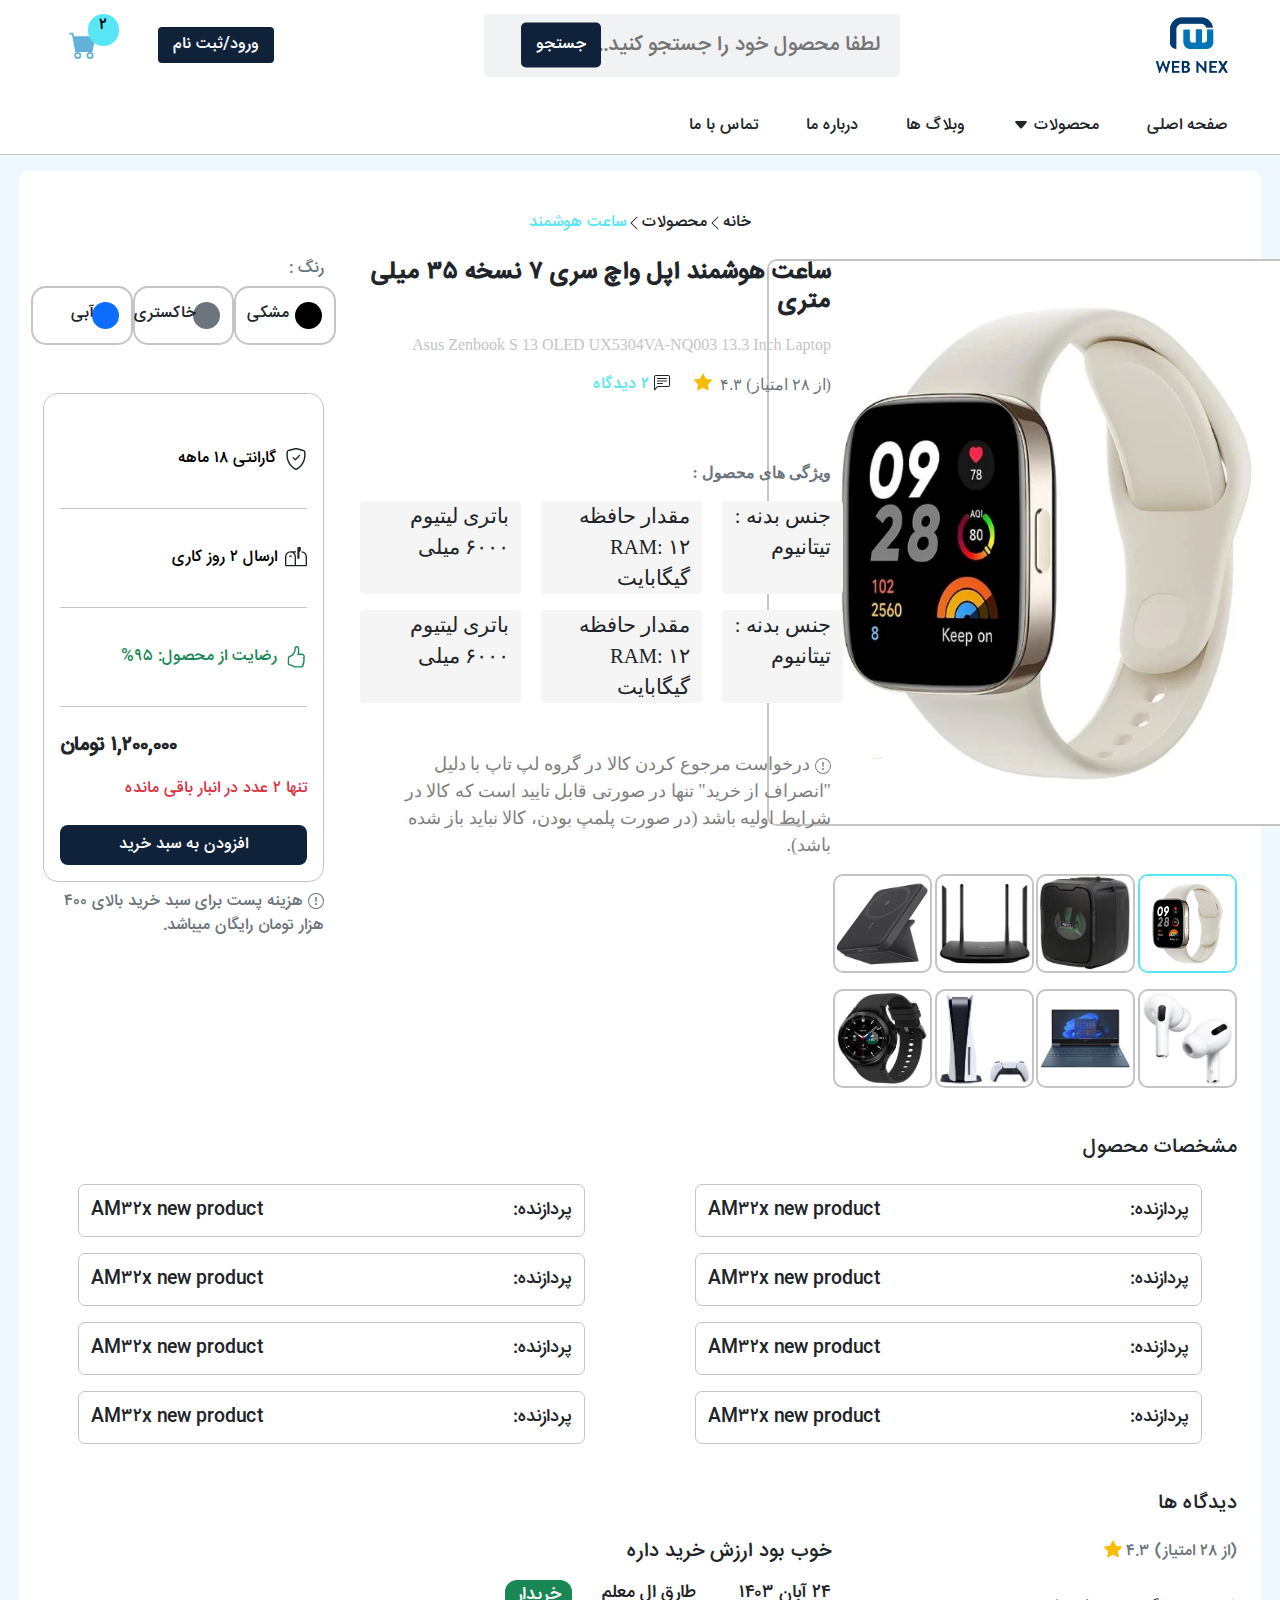
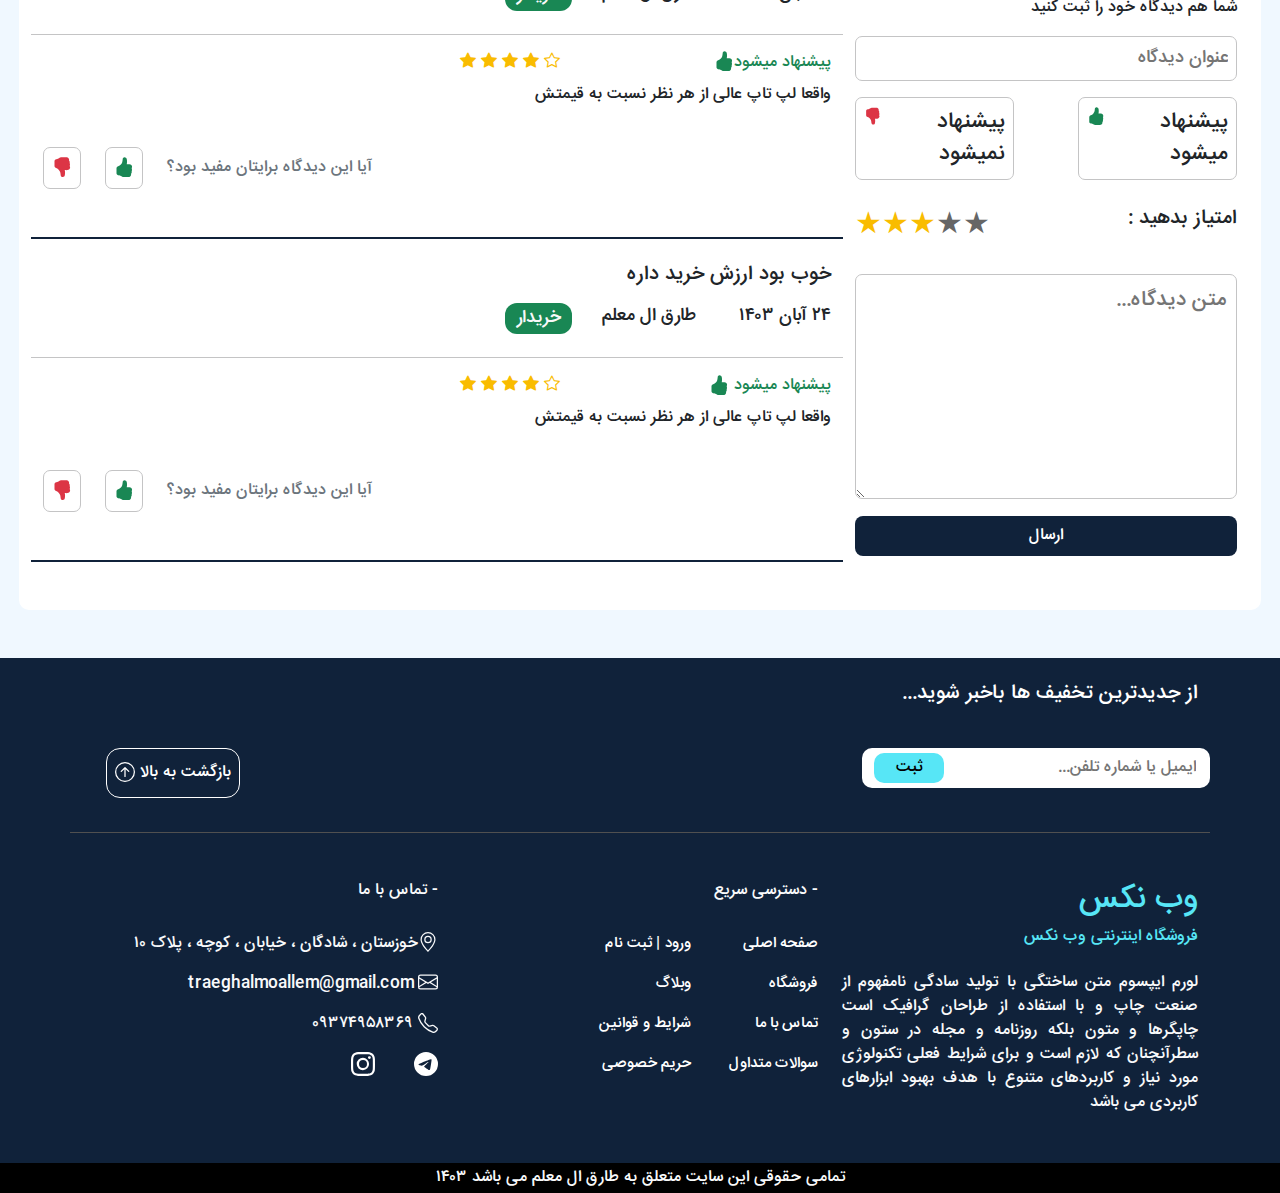
<file: product.html>
<!DOCTYPE html>
<html lang="fa" dir="rtl">
  <head>
    <meta charset="UTF-8" />
    <meta name="viewport" content="width=device-width, initial-scale=1.0" />
    <link
      href="https://cdn.jsdelivr.net/npm/bootstrap@5.3.0-alpha3/dist/css/bootstrap.min.css"
      rel="stylesheet"
    />
    <link
      rel="stylesheet"
      href="https://cdn.jsdelivr.net/npm/bootstrap-icons@1.11.3/font/bootstrap-icons.min.css"
    />
    <link rel="stylesheet" href="plugin/package/swiper-bundle.css" />
    <link rel="stylesheet" href="css/style.css" />
    <link rel="stylesheet" href="css/media.css" />
    <script
      src="https://cdn.jsdelivr.net/npm/bootstrap@5.0.2/dist/js/bootstrap.bundle.min.js"
      crossorigin="anonymous"
    ></script>
    <title>Document</title>
  </head>
  <body>
    <section id="navbar">
      <div class="container-fluid p-0 m-0">
        <div class="row m-0">
          <div
            class="col-12 navbar-top d-flex justify-content-center align-items-center"
          >
            <div class="row w-100">
              <div
                class="col-2 btn-nav-mobile d-lg-none d-flex justify-content-end align-items-center"
              >
                <svg
                  xmlns="http://www.w3.org/2000/svg"
                  width="34"
                  height="34"
                  fill="currentColor"
                  class="bi bi-list"
                  viewBox="0 0 16 16"
                >
                  <path
                    fill-rule="evenodd"
                    d="M2.5 12a.5.5 0 0 1 .5-.5h10a.5.5 0 0 1 0 1H3a.5.5 0 0 1-.5-.5m0-4a.5.5 0 0 1 .5-.5h10a.5.5 0 0 1 0 1H3a.5.5 0 0 1-.5-.5m0-4a.5.5 0 0 1 .5-.5h10a.5.5 0 0 1 0 1H3a.5.5 0 0 1-.5-.5"
                  />
                </svg>
              </div>
              <div
                class="col-3 col-lg-3 d-flex justify-content-end justify-content-lg-start align-items-center"
              >
                <div class="logo">
                  <img src="img/webnex-logo-1.webp" alt="" />
                </div>
              </div>
              <div
                class="col-5 search-box d-none d-lg-flex justify-content-center align-items-center"
              >
                <input
                  class="col-10 search-input"
                  type="text"
                  placeholder="لطفا محصول خود را جستجو کنید..."
                />
                <button class="search-btn">جستجو</button>
              </div>
              <div class="col-7 col-lg-4 d-flex justify-content-end">
                <ul
                  class="d-flex justify-content-end align-items-center mt-3 gap-4 gap-lg-5"
                >
                  <li class="rigester">ورود/ثبت نام</li>
                  <a href="store.html"
                    ><li class="icon">
                      <div class="count-store fa-numbers">2</div>
                      <svg
                        xmlns="http://www.w3.org/2000/svg"
                        width="28"
                        height="28"
                        fill="currentColor"
                        class="bi bi-cart-fill"
                        viewBox="0 0 16 16"
                      >
                        <path
                          d="M0 1.5A.5.5 0 0 1 .5 1H2a.5.5 0 0 1 .485.379L2.89 3H14.5a.5.5 0 0 1 .491.592l-1.5 8A.5.5 0 0 1 13 12H4a.5.5 0 0 1-.491-.408L2.01 3.607 1.61 2H.5a.5.5 0 0 1-.5-.5M5 12a2 2 0 1 0 0 4 2 2 0 0 0 0-4m7 0a2 2 0 1 0 0 4 2 2 0 0 0 0-4m-7 1a1 1 0 1 1 0 2 1 1 0 0 1 0-2m7 0a1 1 0 1 1 0 2 1 1 0 0 1 0-2"
                        />
                      </svg></li
                  ></a>
                </ul>
              </div>
            </div>
          </div>
          <div class="col-12 navbar-bottom d-none d-lg-flex pt-4">
            <ul class="d-flex justify-content-start align-items-center gap-5">
              <a href="index.html">
                <li>صفحه اصلی</li>
              </a>
              <li class="dropdown">
                محصولات
                <svg
                  xmlns="http://www.w3.org/2000/svg"
                  width="16"
                  height="16"
                  fill="currentColor"
                  class="bi bi-caret-down-fill"
                  viewBox="0 0 16 16"
                >
                  <path
                    d="M7.247 11.14 2.451 5.658C1.885 5.013 2.345 4 3.204 4h9.592a1 1 0 0 1 .753 1.659l-4.796 5.48a1 1 0 0 1-1.506 0z"
                  />
                </svg>
                <div id="menu-dropdown" class="p-4">
                  <div class="row">
                    <ul class="col-2 menu-dropdown mt-3">
                      <a href=""
                        ><p>
                          برند های مختلف موبایل
                          <svg
                            xmlns="http://www.w3.org/2000/svg"
                            width="13"
                            height="13"
                            fill="currentColor"
                            class="bi bi-chevron-left"
                            viewBox="0 0 16 16"
                          >
                            <path
                              fill-rule="evenodd"
                              d="M11.354 1.646a.5.5 0 0 1 0 .708L5.707 8l5.647 5.646a.5.5 0 0 1-.708.708l-6-6a.5.5 0 0 1 0-.708l6-6a.5.5 0 0 1 .708 0"
                            />
                          </svg></p
                      ></a>
                      <a href="filter.html">
                        <li>گوشی اپل</li>
                      </a>
                      <a href="filter.html">
                        <li>گوشی سامسونگ</li>
                      </a>
                      <a href="filter.html">
                        <li>گوشی هواوی</li>
                      </a>
                      <a href="filter.html">
                        <li>گوشی شیائومی</li>
                      </a>
                      <a href="filter.html">
                        <li>گوشی ال جی</li>
                      </a>
                      <a href="filter.html">
                        <li>گوشی انر</li>
                      </a>
                      <a href="filter.html">
                        <li>گوشی نوکیا</li>
                      </a>
                    </ul>
                    <ul class="col-2 menu-dropdown mt-3">
                      <a href=""
                        ><p>
                          برند های مختلف موبایل
                          <svg
                            xmlns="http://www.w3.org/2000/svg"
                            width="13"
                            height="13"
                            fill="currentColor"
                            class="bi bi-chevron-left"
                            viewBox="0 0 16 16"
                          >
                            <path
                              fill-rule="evenodd"
                              d="M11.354 1.646a.5.5 0 0 1 0 .708L5.707 8l5.647 5.646a.5.5 0 0 1-.708.708l-6-6a.5.5 0 0 1 0-.708l6-6a.5.5 0 0 1 .708 0"
                            />
                          </svg></p
                      ></a>
                      <a href="filter.html">
                        <li>گوشی اپل</li>
                      </a>
                      <a href="filter.html">
                        <li>گوشی سامسونگ</li>
                      </a>
                      <a href="filter.html">
                        <li>گوشی هواوی</li>
                      </a>
                      <a href="filter.html">
                        <li>گوشی شیائومی</li>
                      </a>
                      <a href="filter.html">
                        <li>گوشی ال جی</li>
                      </a>
                      <a href="filter.html">
                        <li>گوشی انر</li>
                      </a>
                      <a href="filter.html">
                        <li>گوشی نوکیا</li>
                      </a>
                    </ul>
                    <ul class="col-2 menu-dropdown mt-3">
                      <a href="filter.html"
                        ><p>
                          برند های مختلف موبایل
                          <svg
                            xmlns="http://www.w3.org/2000/svg"
                            width="13"
                            height="13"
                            fill="currentColor"
                            class="bi bi-chevron-left"
                            viewBox="0 0 16 16"
                          >
                            <path
                              fill-rule="evenodd"
                              d="M11.354 1.646a.5.5 0 0 1 0 .708L5.707 8l5.647 5.646a.5.5 0 0 1-.708.708l-6-6a.5.5 0 0 1 0-.708l6-6a.5.5 0 0 1 .708 0"
                            />
                          </svg></p
                      ></a>
                      <a href="filter.html">
                        <li>گوشی اپل</li>
                      </a>
                      <a href="filter.html">
                        <li>گوشی سامسونگ</li>
                      </a>
                      <a href="filter.html">
                        <li>گوشی هواوی</li>
                      </a>
                      <a href="filter.html">
                        <li>گوشی شیائومی</li>
                      </a>
                      <a href="filter.html">
                        <li>گوشی ال جی</li>
                      </a>
                      <a href="filter.html">
                        <li>گوشی انر</li>
                      </a>
                      <a href="filter.html">
                        <li>گوشی نوکیا</li>
                      </a>
                    </ul>
                    <ul class="col-2 menu-dropdown mt-3">
                      <a href="filter.html"
                        ><p>
                          برند های مختلف موبایل
                          <svg
                            xmlns="http://www.w3.org/2000/svg"
                            width="13"
                            height="13"
                            fill="currentColor"
                            class="bi bi-chevron-left"
                            viewBox="0 0 16 16"
                          >
                            <path
                              fill-rule="evenodd"
                              d="M11.354 1.646a.5.5 0 0 1 0 .708L5.707 8l5.647 5.646a.5.5 0 0 1-.708.708l-6-6a.5.5 0 0 1 0-.708l6-6a.5.5 0 0 1 .708 0"
                            />
                          </svg></p
                      ></a>
                      <a href="filter.html">
                        <li>گوشی اپل</li>
                      </a>
                      <a href="filter.html">
                        <li>گوشی سامسونگ</li>
                      </a>
                      <a href="filter.html">
                        <li>گوشی هواوی</li>
                      </a>
                      <a href="filter.html">
                        <li>گوشی شیائومی</li>
                      </a>
                      <a href="filter.html">
                        <li>گوشی ال جی</li>
                      </a>
                      <a href="filter.html">
                        <li>گوشی انر</li>
                      </a>
                      <a href="filter.html">
                        <li>گوشی نوکیا</li>
                      </a>
                    </ul>
                    <ul class="col-2 menu-dropdown mt-3">
                      <a href="filter.html"
                        ><p>
                          برند های مختلف موبایل
                          <svg
                            xmlns="http://www.w3.org/2000/svg"
                            width="13"
                            height="13"
                            fill="currentColor"
                            class="bi bi-chevron-left"
                            viewBox="0 0 16 16"
                          >
                            <path
                              fill-rule="evenodd"
                              d="M11.354 1.646a.5.5 0 0 1 0 .708L5.707 8l5.647 5.646a.5.5 0 0 1-.708.708l-6-6a.5.5 0 0 1 0-.708l6-6a.5.5 0 0 1 .708 0"
                            />
                          </svg></p
                      ></a>
                      <a href="filter.html">
                        <li>گوشی اپل</li>
                      </a>
                      <a href="filter.html">
                        <li>گوشی سامسونگ</li>
                      </a>
                      <a href="filter.html">
                        <li>گوشی هواوی</li>
                      </a>
                      <a href="filter.html">
                        <li>گوشی شیائومی</li>
                      </a>
                      <a href="filter.html">
                        <li>گوشی ال جی</li>
                      </a>
                      <a href="filter.html">
                        <li>گوشی انر</li>
                      </a>
                      <a href="filter.html">
                        <li>گوشی نوکیا</li>
                      </a>
                    </ul>
                    <div
                      class="col-2 pic d-flex justify-content-center align-items-center"
                    >
                      <img src="img/webnex-logo-1.webp" alt="" />
                    </div>
                  </div>
                </div>
              </li>
              <a href="">
                <li>وبلاگ ها</li>
              </a>
              <a href="about-us.html">
                <li>درباره ما</li>
              </a>
              <a href="contact-us.html">
                <li>تماس با ما</li>
              </a>
            </ul>
          </div>
        </div>
      </div>
      <div class="section-nav-mobile d-lg-none">
        <div class="row p-4">
          <div class="col-12 colse-btn d-flex justify-content-end">
            <svg
              xmlns="http://www.w3.org/2000/svg"
              width="35"
              height="35"
              fill="currentColor"
              class="bi bi-x-circle-fill text-danger"
              viewBox="0 0 16 16"
            >
              <path
                d="M16 8A8 8 0 1 1 0 8a8 8 0 0 1 16 0M5.354 4.646a.5.5 0 1 0-.708.708L7.293 8l-2.647 2.646a.5.5 0 0 0 .708.708L8 8.707l2.646 2.647a.5.5 0 0 0 .708-.708L8.707 8l2.647-2.646a.5.5 0 0 0-.708-.708L8 7.293z"
              />
            </svg>
          </div>
          <div
            class="col-12 search-box d-flex justify-content-center align-items-center pt-5"
          >
            <input
              class="col-12 search-input"
              type="text"
              placeholder="لطفا محصول خود را جستجو کنید..."
            />
            <button class="search-btn">جستجو</button>
          </div>
          <div class="col-12 item-nav-mobile pt-5">
            <ul>
              <a href=""><li>صفحه اصلی</li></a>
              <li id="menu-dropdown-mobile">
                محصولات
                <svg
                  xmlns="http://www.w3.org/2000/svg"
                  width="16"
                  height="16"
                  fill="currentColor"
                  class="bi bi-caret-down-fill"
                  viewBox="0 0 16 16"
                >
                  <path
                    d="M7.247 11.14 2.451 5.658C1.885 5.013 2.345 4 3.204 4h9.592a1 1 0 0 1 .753 1.659l-4.796 5.48a1 1 0 0 1-1.506 0z"
                  />
                </svg>
                <div class="row">
                  <ul class="col-12 menu-dropdown-mobile p-3">
                    <li class="h6">برندهای مختلف موبایل</li>
                    <a href="filter.html">
                      <li>گوشی اپل</li>
                    </a>
                    <a href="filter.html">
                      <li>گوشی سامسونگ</li>
                    </a>
                    <a href="filter.html">
                      <li>گوشی هواوی</li>
                    </a>
                    <a href="filter.html">
                      <li>گوشی شیائومی</li>
                    </a>
                    <a href="filter.html">
                      <li>گوشی ال جی</li>
                    </a>
                    <a href="filter.html">
                      <li>گوشی انر</li>
                    </a>
                    <a href="filter.html">
                      <li>گوشی نوکیا</li>
                    </a>
                  </ul>
                </div>
              </li>
              <a href="contact-us.html"><li>تماس با ما</li></a>
              <a href="about-us.html"><li>درباره ما</li></a>
            </ul>
          </div>
        </div>
      </div>
      <section class="dashboard">
        <div class="row p-4">
          <ul>
            <a href="dashboard-profile.html">
              <li class="account mt-0 mb-3 fs-6">
                <svg
                  xmlns="http://www.w3.org/2000/svg"
                  width="22"
                  height="22"
                  fill="currentColor"
                  class="bi bi-person"
                  viewBox="0 0 16 16"
                >
                  <path
                    d="M8 8a3 3 0 1 0 0-6 3 3 0 0 0 0 6m2-3a2 2 0 1 1-4 0 2 2 0 0 1 4 0m4 8c0 1-1 1-1 1H3s-1 0-1-1 1-4 6-4 6 3 6 4m-1-.004c-.001-.246-.154-.986-.832-1.664C11.516 10.68 10.289 10 8 10s-3.516.68-4.168 1.332c-.678.678-.83 1.418-.832 1.664z"
                  />
                </svg>
                مسلم امیری
              </li>
            </a>
            <a href="dashboard-profile.html">
              <li>
                <svg
                  xmlns="http://www.w3.org/2000/svg"
                  width="22"
                  height="22"
                  fill="currentColor"
                  class="bi bi-bag"
                  viewBox="0 0 16 16"
                >
                  <path
                    d="M8 1a2.5 2.5 0 0 1 2.5 2.5V4h-5v-.5A2.5 2.5 0 0 1 8 1m3.5 3v-.5a3.5 3.5 0 1 0-7 0V4H1v10a2 2 0 0 0 2 2h10a2 2 0 0 0 2-2V4zM2 5h12v9a1 1 0 0 1-1 1H3a1 1 0 0 1-1-1z"
                  />
                </svg>
                سفارش ها
              </li>
            </a>
            <a href="dashboard-profile.html">
              <li>
                <svg
                  xmlns="http://www.w3.org/2000/svg"
                  width="22"
                  height="22"
                  fill="currentColor"
                  class="bi bi-heart"
                  viewBox="0 0 16 16"
                >
                  <path
                    d="m8 2.748-.717-.737C5.6.281 2.514.878 1.4 3.053c-.523 1.023-.641 2.5.314 4.385.92 1.815 2.834 3.989 6.286 6.357 3.452-2.368 5.365-4.542 6.286-6.357.955-1.886.838-3.362.314-4.385C13.486.878 10.4.28 8.717 2.01zM8 15C-7.333 4.868 3.279-3.04 7.824 1.143q.09.083.176.171a3 3 0 0 1 .176-.17C12.72-3.042 23.333 4.867 8 15"
                  />
                </svg>
                علاقه مندی ها
              </li>
            </a>
            <a href="dashboard-profile.html">
              <li class="position-relative">
                <svg
                  xmlns="http://www.w3.org/2000/svg"
                  width="22"
                  height="22"
                  fill="currentColor"
                  class="bi bi-envelope-open"
                  viewBox="0 0 16 16"
                >
                  <path
                    d="M8.47 1.318a1 1 0 0 0-.94 0l-6 3.2A1 1 0 0 0 1 5.4v.817l5.75 3.45L8 8.917l1.25.75L15 6.217V5.4a1 1 0 0 0-.53-.882zM15 7.383l-4.778 2.867L15 13.117zm-.035 6.88L8 10.082l-6.965 4.18A1 1 0 0 0 2 15h12a1 1 0 0 0 .965-.738ZM1 13.116l4.778-2.867L1 7.383v5.734ZM7.059.435a2 2 0 0 1 1.882 0l6 3.2A2 2 0 0 1 16 5.4V14a2 2 0 0 1-2 2H2a2 2 0 0 1-2-2V5.4a2 2 0 0 1 1.059-1.765z"
                  />
                </svg>
                پیام ها
                <div class="notif fa-numbers mt-2 mt-lg-1">4</div>
              </li>
            </a>
            <a href="">
              <li>
                <svg
                  xmlns="http://www.w3.org/2000/svg"
                  width="22"
                  height="22"
                  fill="currentColor"
                  class="bi bi-box-arrow-right text-danger"
                  viewBox="0 0 16 16"
                >
                  <path
                    fill-rule="evenodd"
                    d="M10 12.5a.5.5 0 0 1-.5.5h-8a.5.5 0 0 1-.5-.5v-9a.5.5 0 0 1 .5-.5h8a.5.5 0 0 1 .5.5v2a.5.5 0 0 0 1 0v-2A1.5 1.5 0 0 0 9.5 2h-8A1.5 1.5 0 0 0 0 3.5v9A1.5 1.5 0 0 0 1.5 14h8a1.5 1.5 0 0 0 1.5-1.5v-2a.5.5 0 0 0-1 0z"
                  />
                  <path
                    fill-rule="evenodd"
                    d="M15.854 8.354a.5.5 0 0 0 0-.708l-3-3a.5.5 0 0 0-.708.708L14.293 7.5H5.5a.5.5 0 0 0 0 1h8.793l-2.147 2.146a.5.5 0 0 0 .708.708z"
                  />
                </svg>
                خروج از حساب کاربری
              </li>
            </a>
          </ul>
        </div>
      </section>
    </section>
    <section id="main" class="mt-3 mb-5">
      <div class="container-fluid p-4">
        <div class="row">
          <div
            class="col-12 d-flex justify-content-center align-items-center pt-3"
          >
            خانه
            <svg
              xmlns="http://www.w3.org/2000/svg"
              width="16"
              height="16"
              fill="currentColor"
              class="bi bi-chevron-left"
              viewBox="0 0 16 16"
            >
              <path
                fill-rule="evenodd"
                d="M11.354 1.646a.5.5 0 0 1 0 .708L5.707 8l5.647 5.646a.5.5 0 0 1-.708.708l-6-6a.5.5 0 0 1 0-.708l6-6a.5.5 0 0 1 .708 0"
              />
            </svg>
            محصولات<svg
              xmlns="http://www.w3.org/2000/svg"
              width="16"
              height="16"
              fill="currentColor"
              class="bi bi-chevron-left"
              viewBox="0 0 16 16"
            >
              <path
                fill-rule="evenodd"
                d="M11.354 1.646a.5.5 0 0 1 0 .708L5.707 8l5.647 5.646a.5.5 0 0 1-.708.708l-6-6a.5.5 0 0 1 0-.708l6-6a.5.5 0 0 1 .708 0"
              />
            </svg>
            <span>ساعت هوشمند</span>
          </div>
          <div class="col-12 expalin-product pt-4">
            <div class="row">
              <div class="col-12 col-md-6 col-lg-4 col-xl-4">
                <div class="row">
                  <div class="col-12 d-flex justify-content-center pb-5">
                    <img src="img/product-1.webp" alt="" class="img-product" />
                  </div>
                  <div class="img-gallery">
                    <div class="row d-flex justify-content-between">
                      <div class="col-3">
                        <img
                          src="img/product-1.webp"
                          alt=""
                          class="active-select-img"
                        />
                      </div>
                      <div class="col-3">
                        <img src="img/9.webp" alt="" class="" />
                      </div>
                      <div class="col-3">
                        <img src="img/7.webp" alt="" class="" />
                      </div>
                      <div class="col-3">
                        <img src="img/8.webp" alt="" class="" />
                      </div>
                      <div class="col-3 pt-3">
                        <img src="img/5.webp" alt="" class="" />
                      </div>
                      <div class="col-3 pt-3">
                        <img src="img/4.webp" alt="" class="" />
                      </div>
                      <div class="col-3 pt-3">
                        <img src="img/3.webp" alt="" class="" />
                      </div>
                      <div class="col-3 pt-3">
                        <img src="img/2.webp" alt="" class="" />
                      </div>
                    </div>
                  </div>
                </div>
              </div>
              <div class="col-12 col-md-5 col-lg-4 col-xl-5">
                <div class="row">
                  <div class="col-12 pt-4 pt-lg-0 h4 fa-numbers fw-bold">
                    ساعت هوشمند اپل واچ سری 7 نسخه 35 میلی متری
                  </div>
                  <div class="col-12 modal-product pt-2">
                    Asus Zenbook S 13 OLED UX5304VA-NQ003 13.3 Inch Laptop
                  </div>
                  <div class="col-12 d-flex pt-3 gap-2">
                    <p class="fa-numbers text-secondary">(از 28 امتیاز) 4.3</p>
                    <svg
                      xmlns="http://www.w3.org/2000/svg"
                      width="18"
                      height="18"
                      fill="currentColor"
                      class="bi bi-star-fill"
                      viewBox="0 0 16 16"
                    >
                      <path
                        d="M3.612 15.443c-.386.198-.824-.149-.746-.592l.83-4.73L.173 6.765c-.329-.314-.158-.888.283-.95l4.898-.696L7.538.792c.197-.39.73-.39.927 0l2.184 4.327 4.898.696c.441.062.612.636.282.95l-3.522 3.356.83 4.73c.078.443-.36.79-.746.592L8 13.187l-4.389 2.256z"
                      />
                    </svg>
                    <a href="#comment" class="me-3">
                      <svg
                        xmlns="http://www.w3.org/2000/svg"
                        width="16"
                        height="16"
                        fill="currentColor"
                        class="bi bi-chat-left-text"
                        viewBox="0 0 16 16"
                      >
                        <path
                          d="M14 1a1 1 0 0 1 1 1v8a1 1 0 0 1-1 1H4.414A2 2 0 0 0 3 11.586l-2 2V2a1 1 0 0 1 1-1zM2 0a2 2 0 0 0-2 2v12.793a.5.5 0 0 0 .854.353l2.853-2.853A1 1 0 0 1 4.414 12H14a2 2 0 0 0 2-2V2a2 2 0 0 0-2-2z"
                        />
                        <path
                          d="M3 3.5a.5.5 0 0 1 .5-.5h9a.5.5 0 0 1 0 1h-9a.5.5 0 0 1-.5-.5M3 6a.5.5 0 0 1 .5-.5h9a.5.5 0 0 1 0 1h-9A.5.5 0 0 1 3 6m0 2.5a.5.5 0 0 1 .5-.5h5a.5.5 0 0 1 0 1h-5a.5.5 0 0 1-.5-.5"
                        />
                      </svg>
                      <span class="fa-numbers">2 دیدگاه</span>
                    </a>
                  </div>
                  <p class="pt-5 fs-6 fw-bold text-secondary">
                    ویژگی های محصول :
                  </p>
                  <div class="row proprty d-flex justify-content-between mb-3">
                    <div class="col-3 fa-numbers">جنس بدنه : تیتانیوم</div>
                    <div class="col-4 fa-numbers">
                      مقدار حافظه RAM: 12 گیگابایت
                    </div>
                    <div class="col-4 fa-numbers">باتری لیتیوم 6000 میلی</div>
                  </div>
                  <div class="row proprty d-flex justify-content-between">
                    <div class="col-3 fa-numbers">جنس بدنه : تیتانیوم</div>
                    <div class="col-4 fa-numbers">
                      مقدار حافظه RAM: 12 گیگابایت
                    </div>
                    <div class="col-4 fa-numbers">باتری لیتیوم 6000 میلی</div>
                  </div>
                  <div class="row">
                    <div class="col-12 note pt-5">
                      <svg
                        xmlns="http://www.w3.org/2000/svg"
                        width="16"
                        height="16"
                        fill="currentColor"
                        class="bi bi-exclamation-circle"
                        viewBox="0 0 16 16"
                      >
                        <path
                          d="M8 15A7 7 0 1 1 8 1a7 7 0 0 1 0 14m0 1A8 8 0 1 0 8 0a8 8 0 0 0 0 16"
                        />
                        <path
                          d="M7.002 11a1 1 0 1 1 2 0 1 1 0 0 1-2 0M7.1 4.995a.905.905 0 1 1 1.8 0l-.35 3.507a.552.552 0 0 1-1.1 0z"
                        />
                      </svg>
                      درخواست مرجوع کردن کالا در گروه لپ تاپ با دلیل "انصراف از
                      خرید" تنها در صورتی قابل تایید است که کالا در شرایط اولیه
                      باشد (در صورت پلمپ بودن، کالا نباید باز شده باشد).
                    </div>
                  </div>
                </div>
              </div>

              <div class="col-12 col-lg-4 col-xl-3">
                <div class="col-12 pt-3 pt-lg-0 h6 text-secondary">رنگ :</div>
                <div class="col-12 pb-5">
                  <div class="row justify-content-between">
                    <div class="col-4 colors d-flex align-items-center">
                      <div class="row">
                        <div class="col-4 color"><div></div></div>
                        <div class="col-3 text">مشکی</div>
                      </div>
                    </div>
                    <div class="col-4 colors d-flex align-items-center">
                      <div class="row">
                        <div class="col-3 color">
                          <div class="bg-secondary"></div>
                        </div>
                        <div class="col-3 text">خاکستری</div>
                      </div>
                    </div>
                    <div class="col-4 colors d-flex align-items-center">
                      <div class="row">
                        <div class="col-3 color">
                          <div class="bg-primary"></div>
                        </div>
                        <div class="col-3 text">آبی</div>
                      </div>
                    </div>
                  </div>
                </div>
                <div class="col-12 proprty-price p-3">
                  <div class="col-12 proprty">
                    <svg
                      xmlns="http://www.w3.org/2000/svg"
                      width="22"
                      height="22"
                      fill="currentColor"
                      class="bi bi-shield-check"
                      viewBox="0 0 16 16"
                    >
                      <path
                        d="M5.338 1.59a61 61 0 0 0-2.837.856.48.48 0 0 0-.328.39c-.554 4.157.726 7.19 2.253 9.188a10.7 10.7 0 0 0 2.287 2.233c.346.244.652.42.893.533q.18.085.293.118a1 1 0 0 0 .101.025 1 1 0 0 0 .1-.025q.114-.034.294-.118c.24-.113.547-.29.893-.533a10.7 10.7 0 0 0 2.287-2.233c1.527-1.997 2.807-5.031 2.253-9.188a.48.48 0 0 0-.328-.39c-.651-.213-1.75-.56-2.837-.855C9.552 1.29 8.531 1.067 8 1.067c-.53 0-1.552.223-2.662.524zM5.072.56C6.157.265 7.31 0 8 0s1.843.265 2.928.56c1.11.3 2.229.655 2.887.87a1.54 1.54 0 0 1 1.044 1.262c.596 4.477-.787 7.795-2.465 9.99a11.8 11.8 0 0 1-2.517 2.453 7 7 0 0 1-1.048.625c-.28.132-.581.24-.829.24s-.548-.108-.829-.24a7 7 0 0 1-1.048-.625 11.8 11.8 0 0 1-2.517-2.453C1.928 10.487.545 7.169 1.141 2.692A1.54 1.54 0 0 1 2.185 1.43 63 63 0 0 1 5.072.56"
                      />
                      <path
                        d="M10.854 5.146a.5.5 0 0 1 0 .708l-3 3a.5.5 0 0 1-.708 0l-1.5-1.5a.5.5 0 1 1 .708-.708L7.5 7.793l2.646-2.647a.5.5 0 0 1 .708 0"
                      />
                    </svg>
                    <span class="text-black fa-numbers p-2">
                      گارانتی 18 ماهه
                    </span>
                  </div>
                  <div class="col-12 proprty">
                    <svg
                      xmlns="http://www.w3.org/2000/svg"
                      width="22"
                      height="22"
                      fill="currentColor"
                      class="bi bi-mailbox-flag"
                      viewBox="0 0 16 16"
                    >
                      <path
                        d="M10.5 8.5V3.707l.854-.853A.5.5 0 0 0 11.5 2.5v-2A.5.5 0 0 0 11 0H9.5a.5.5 0 0 0-.5.5v8zM5 7c0 .334-.164.264-.415.157C4.42 7.087 4.218 7 4 7s-.42.086-.585.157C3.164 7.264 3 7.334 3 7a1 1 0 0 1 2 0"
                      />
                      <path
                        d="M4 3h4v1H6.646A4 4 0 0 1 8 7v6h7V7a3 3 0 0 0-3-3V3a4 4 0 0 1 4 4v6a1 1 0 0 1-1 1H1a1 1 0 0 1-1-1V7a4 4 0 0 1 4-4m0 1a3 3 0 0 0-3 3v6h6V7a3 3 0 0 0-3-3"
                      />
                    </svg>
                    <span class="text-black fa-numbers p-2">
                      ارسال 2 روز کاری
                    </span>
                  </div>
                  <div class="col-12 proprty text-success">
                    <svg
                      xmlns="http://www.w3.org/2000/svg"
                      width="22"
                      height="22"
                      fill="currentColor"
                      class="bi bi-hand-thumbs-up"
                      viewBox="0 0 16 16"
                    >
                      <path
                        d="M8.864.046C7.908-.193 7.02.53 6.956 1.466c-.072 1.051-.23 2.016-.428 2.59-.125.36-.479 1.013-1.04 1.639-.557.623-1.282 1.178-2.131 1.41C2.685 7.288 2 7.87 2 8.72v4.001c0 .845.682 1.464 1.448 1.545 1.07.114 1.564.415 2.068.723l.048.03c.272.165.578.348.97.484.397.136.861.217 1.466.217h3.5c.937 0 1.599-.477 1.934-1.064a1.86 1.86 0 0 0 .254-.912c0-.152-.023-.312-.077-.464.201-.263.38-.578.488-.901.11-.33.172-.762.004-1.149.069-.13.12-.269.159-.403.077-.27.113-.568.113-.857 0-.288-.036-.585-.113-.856a2 2 0 0 0-.138-.362 1.9 1.9 0 0 0 .234-1.734c-.206-.592-.682-1.1-1.2-1.272-.847-.282-1.803-.276-2.516-.211a10 10 0 0 0-.443.05 9.4 9.4 0 0 0-.062-4.509A1.38 1.38 0 0 0 9.125.111zM11.5 14.721H8c-.51 0-.863-.069-1.14-.164-.281-.097-.506-.228-.776-.393l-.04-.024c-.555-.339-1.198-.731-2.49-.868-.333-.036-.554-.29-.554-.55V8.72c0-.254.226-.543.62-.65 1.095-.3 1.977-.996 2.614-1.708.635-.71 1.064-1.475 1.238-1.978.243-.7.407-1.768.482-2.85.025-.362.36-.594.667-.518l.262.066c.16.04.258.143.288.255a8.34 8.34 0 0 1-.145 4.725.5.5 0 0 0 .595.644l.003-.001.014-.003.058-.014a9 9 0 0 1 1.036-.157c.663-.06 1.457-.054 2.11.164.175.058.45.3.57.65.107.308.087.67-.266 1.022l-.353.353.353.354c.043.043.105.141.154.315.048.167.075.37.075.581 0 .212-.027.414-.075.582-.05.174-.111.272-.154.315l-.353.353.353.354c.047.047.109.177.005.488a2.2 2.2 0 0 1-.505.805l-.353.353.353.354c.006.005.041.05.041.17a.9.9 0 0 1-.121.416c-.165.288-.503.56-1.066.56z"
                      />
                    </svg>
                    <span class="text-success fa-numbers p-2">
                      رضایت از محصول: 95%
                    </span>
                  </div>
                  <div class="col-12 pt-4">
                    <div class="row">
                      <div
                        class="col-12 d-flex justify-content-end fa-numbers pb-3 fw-bold fs-5"
                      >
                        1,200,000 تومان
                      </div>
                      <div
                        class="col-12 d-flex justify-content-start text-danger fa-numbers"
                      >
                        تنها 2 عدد در انبار باقی مانده
                      </div>
                      <div class="col-12 d-flex pt-4">
                        <button class="col-12 button-add-store">
                          افزودن به سبد خرید
                        </button>
                      </div>
                      <div
                        class="col-12 d-flex align-items-center justify-content-center"
                      >
                        <button class="col-8 button-remove-store bg-success">
                          به سبد خرید اضافه شد
                        </button>
                        <svg
                          xmlns="http://www.w3.org/2000/svg"
                          width="22"
                          height="22"
                          fill="currentColor"
                          class="bi bi-trash3 col-3 text-danger"
                          viewBox="0 0 16 16"
                        >
                          <path
                            d="M6.5 1h3a.5.5 0 0 1 .5.5v1H6v-1a.5.5 0 0 1 .5-.5M11 2.5v-1A1.5 1.5 0 0 0 9.5 0h-3A1.5 1.5 0 0 0 5 1.5v1H1.5a.5.5 0 0 0 0 1h.538l.853 10.66A2 2 0 0 0 4.885 16h6.23a2 2 0 0 0 1.994-1.84l.853-10.66h.538a.5.5 0 0 0 0-1zm1.958 1-.846 10.58a1 1 0 0 1-.997.92h-6.23a1 1 0 0 1-.997-.92L3.042 3.5zm-7.487 1a.5.5 0 0 1 .528.47l.5 8.5a.5.5 0 0 1-.998.06L5 5.03a.5.5 0 0 1 .47-.53Zm5.058 0a.5.5 0 0 1 .47.53l-.5 8.5a.5.5 0 1 1-.998-.06l.5-8.5a.5.5 0 0 1 .528-.47M8 4.5a.5.5 0 0 1 .5.5v8.5a.5.5 0 0 1-1 0V5a.5.5 0 0 1 .5-.5"
                          />
                        </svg>
                      </div>
                    </div>
                  </div>
                </div>
                <div class="text-secondary pt-2">
                  <svg
                    xmlns="http://www.w3.org/2000/svg"
                    width="16"
                    height="16"
                    fill="currentColor"
                    class="bi bi-exclamation-circle"
                    viewBox="0 0 16 16"
                  >
                    <path
                      d="M8 15A7 7 0 1 1 8 1a7 7 0 0 1 0 14m0 1A8 8 0 1 0 8 0a8 8 0 0 0 0 16"
                    />
                    <path
                      d="M7.002 11a1 1 0 1 1 2 0 1 1 0 0 1-2 0M7.1 4.995a.905.905 0 1 1 1.8 0l-.35 3.507a.552.552 0 0 1-1.1 0z"
                    />
                  </svg>
                  <span class="text-secondary fa-numbers"
                    >هزینه پست برای سبد خرید بالای 400 هزار تومان رایگان
                    میباشد.</span
                  >
                </div>
              </div>
            </div>
          </div>
          <div class="col-12 pt-5">
            <h5>مشخصات محصول</h5>
            <div class="row d-flex justify-content-around pt-3 gap-3">
              <div class="col-12 col-sm-5 input-product">
                <div class="row d-flex justify-content-between">
                  <div class="col-6 text-end">پردازنده:</div>
                  <div class="col-6 text-start fa-numbers">
                    AM32x new product
                  </div>
                </div>
              </div>
              <div class="col-12 col-sm-5 input-product">
                <div class="row d-flex justify-content-between">
                  <div class="col-6 text-end">پردازنده:</div>
                  <div class="col-6 text-start fa-numbers">
                    AM32x new product
                  </div>
                </div>
              </div>
              <div class="col-12 col-sm-5 input-product">
                <div class="row d-flex justify-content-between">
                  <div class="col-6 text-end">پردازنده:</div>
                  <div class="col-6 text-start fa-numbers">
                    AM32x new product
                  </div>
                </div>
              </div>
              <div class="col-12 col-sm-5 input-product">
                <div class="row d-flex justify-content-between">
                  <div class="col-6 text-end">پردازنده:</div>
                  <div class="col-6 text-start fa-numbers">
                    AM32x new product
                  </div>
                </div>
              </div>
              <div class="col-12 col-sm-5 input-product">
                <div class="row d-flex justify-content-between">
                  <div class="col-6 text-end">پردازنده:</div>
                  <div class="col-6 text-start fa-numbers">
                    AM32x new product
                  </div>
                </div>
              </div>
              <div class="col-12 col-sm-5 input-product">
                <div class="row d-flex justify-content-between">
                  <div class="col-6 text-end">پردازنده:</div>
                  <div class="col-6 text-start fa-numbers">
                    AM32x new product
                  </div>
                </div>
              </div>
              <div class="col-12 col-sm-5 input-product">
                <div class="row d-flex justify-content-between">
                  <div class="col-6 text-end">پردازنده:</div>
                  <div class="col-6 text-start fa-numbers">
                    AM32x new product
                  </div>
                </div>
              </div>
              <div class="col-12 col-sm-5 input-product">
                <div class="row d-flex justify-content-between">
                  <div class="col-6 text-end">پردازنده:</div>
                  <div class="col-6 text-start fa-numbers">
                    AM32x new product
                  </div>
                </div>
              </div>
            </div>
          </div>
          <div id="comment" class="col-12 pt-5">
            <div class="row d-flex justify-content-between">
              <h5 class="mb-4">دیدگاه ها</h5>
              <div class="col-12 col-lg-4 submit-comments">
                <div class="row">
                  <div class="col-12 d-flex gap-1">
                    <p class="fa-numbers text-secondary">(از 28 امتیاز) 4.3</p>
                    <svg
                      xmlns="http://www.w3.org/2000/svg"
                      width="18"
                      height="18"
                      fill="currentColor"
                      class="bi bi-star-fill"
                      viewBox="0 0 16 16"
                    >
                      <path
                        d="M3.612 15.443c-.386.198-.824-.149-.746-.592l.83-4.73L.173 6.765c-.329-.314-.158-.888.283-.95l4.898-.696L7.538.792c.197-.39.73-.39.927 0l2.184 4.327 4.898.696c.441.062.612.636.282.95l-3.522 3.356.83 4.73c.078.443-.36.79-.746.592L8 13.187l-4.389 2.256z"
                      />
                    </svg>
                  </div>
                  <p class="fs-6 mt-3">شما هم دیدگاه خود را ثبت کنید</p>
                  <form action="">
                    <div class="col-12 mb-3">
                      <input
                        class="subject-input-comments p-2"
                        type="text"
                        placeholder="عنوان دیدگاه"
                        required
                      />
                      <div class="error text-danger pt-2">
                        <svg
                          xmlns="http://www.w3.org/2000/svg"
                          width="18"
                          height="18"
                          fill="currentColor"
                          class="bi bi-exclamation-circle-fill"
                          viewBox="0 0 16 16"
                        >
                          <path
                            d="M16 8A8 8 0 1 1 0 8a8 8 0 0 1 16 0M8 4a.905.905 0 0 0-.9.995l.35 3.507a.552.552 0 0 0 1.1 0l.35-3.507A.905.905 0 0 0 8 4m.002 6a1 1 0 1 0 0 2 1 1 0 0 0 0-2"
                          />
                        </svg>
                        این فیلد نمی تواند خالی باشد
                      </div>
                    </div>
                    <div class="row status d-flex justify-content-between m-0">
                      <div
                        class="col-5 like-comments d-flex justify-content-center gap-1 p-2"
                      >
                        پیشنهاد میشود
                        <svg
                          xmlns="http://www.w3.org/2000/svg"
                          width="20"
                          height="20"
                          fill="currentColor"
                          class="bi bi-hand-thumbs-up-fill text-success"
                          viewBox="0 0 16 16"
                        >
                          <path
                            d="M6.956 1.745C7.021.81 7.908.087 8.864.325l.261.066c.463.116.874.456 1.012.965.22.816.533 2.511.062 4.51a10 10 0 0 1 .443-.051c.713-.065 1.669-.072 2.516.21.518.173.994.681 1.2 1.273.184.532.16 1.162-.234 1.733q.086.18.138.363c.077.27.113.567.113.856s-.036.586-.113.856c-.039.135-.09.273-.16.404.169.387.107.819-.003 1.148a3.2 3.2 0 0 1-.488.901c.054.152.076.312.076.465 0 .305-.089.625-.253.912C13.1 15.522 12.437 16 11.5 16H8c-.605 0-1.07-.081-1.466-.218a4.8 4.8 0 0 1-.97-.484l-.048-.03c-.504-.307-.999-.609-2.068-.722C2.682 14.464 2 13.846 2 13V9c0-.85.685-1.432 1.357-1.615.849-.232 1.574-.787 2.132-1.41.56-.627.914-1.28 1.039-1.639.199-.575.356-1.539.428-2.59z"
                          />
                        </svg>
                      </div>
                      <div
                        class="col-5 dislike-comments d-flex justify-content-center gap-1 p-2"
                      >
                        پیشنهاد نمیشود
                        <svg
                          xmlns="http://www.w3.org/2000/svg"
                          width="20"
                          height="20"
                          fill="currentColor"
                          class="bi bi-hand-thumbs-down-fill text-danger"
                          viewBox="0 0 16 16"
                        >
                          <path
                            d="M6.956 14.534c.065.936.952 1.659 1.908 1.42l.261-.065a1.38 1.38 0 0 0 1.012-.965c.22-.816.533-2.512.062-4.51q.205.03.443.051c.713.065 1.669.071 2.516-.211.518-.173.994-.68 1.2-1.272a1.9 1.9 0 0 0-.234-1.734c.058-.118.103-.242.138-.362.077-.27.113-.568.113-.856 0-.29-.036-.586-.113-.857a2 2 0 0 0-.16-.403c.169-.387.107-.82-.003-1.149a3.2 3.2 0 0 0-.488-.9c.054-.153.076-.313.076-.465a1.86 1.86 0 0 0-.253-.912C13.1.757 12.437.28 11.5.28H8c-.605 0-1.07.08-1.466.217a4.8 4.8 0 0 0-.97.485l-.048.029c-.504.308-.999.61-2.068.723C2.682 1.815 2 2.434 2 3.279v4c0 .851.685 1.433 1.357 1.616.849.232 1.574.787 2.132 1.41.56.626.914 1.28 1.039 1.638.199.575.356 1.54.428 2.591"
                          />
                        </svg>
                      </div>
                    </div>
                    <div
                      class="col-12 d-flex align-items-center justify-content-between pt-4"
                    >
                      <p class="fs-5">امتیاز بدهید :</p>
                      <div class="rating d-flex">
                        <input value="5" name="rate" id="star5" type="radio" />
                        <label title="text" for="star5"></label>
                        <input value="4" name="rate" id="star4" type="radio" />
                        <label title="text" for="star4"></label>
                        <input
                          value="3"
                          name="rate"
                          id="star3"
                          type="radio"
                          checked=""
                        />
                        <label title="text" for="star3"></label>
                        <input value="2" name="rate" id="star2" type="radio" />
                        <label title="text" for="star2"></label>
                        <input value="1" name="rate" id="star1" type="radio" />
                        <label title="text" for="star1"></label>
                      </div>
                    </div>
                    <div class="col-12 pt-4">
                      <textarea
                        name=""
                        id=""
                        placeholder="متن دیدگاه..."
                        required
                      ></textarea>
                      <div class="error text-danger pt-2">
                        <svg
                          xmlns="http://www.w3.org/2000/svg"
                          width="18"
                          height="18"
                          fill="currentColor"
                          class="bi bi-exclamation-circle-fill"
                          viewBox="0 0 16 16"
                        >
                          <path
                            d="M16 8A8 8 0 1 1 0 8a8 8 0 0 1 16 0M8 4a.905.905 0 0 0-.9.995l.35 3.507a.552.552 0 0 0 1.1 0l.35-3.507A.905.905 0 0 0 8 4m.002 6a1 1 0 1 0 0 2 1 1 0 0 0 0-2"
                          />
                        </svg>
                        این فیلد نمی تواند خالی باشد
                      </div>
                    </div>
                    <div class="col-12 d-flex pt-2">
                      <button type="submit" class="col-12 button-submit">
                        ارسال
                      </button>
                    </div>
                  </form>
                </div>
              </div>
              <div class="col-12 col-lg-8 comments pt-5 pt-lg-0">
                <div class="row comments-box mb-4">
                  <div class="col-12 subject-comments">
                    <p class="h5">خوب بود ارزش خرید داره</p>
                  </div>
                  <div class="col-12 spec-comments pt-2">
                    <div class="row">
                      <div class="col-3 col-md-2 fa-numbers">24 آبان 1403</div>
                      <div class="col-3 col-md-2">طارق ال معلم</div>
                      <div
                        class="col-2 col-md-1 status-user bg-success text-light text-center"
                      >
                        خریدار
                      </div>
                    </div>
                  </div>
                  <div class="col-4 d-flex pt-3 text-success">
                    پیشنهاد میشود
                    <svg
                      xmlns="http://www.w3.org/2000/svg"
                      width="20"
                      height="20"
                      fill="currentColor"
                      class="bi bi-hand-thumbs-up-fill text-success"
                      viewBox="0 0 16 16"
                    >
                      <path
                        d="M6.956 1.745C7.021.81 7.908.087 8.864.325l.261.066c.463.116.874.456 1.012.965.22.816.533 2.511.062 4.51a10 10 0 0 1 .443-.051c.713-.065 1.669-.072 2.516.21.518.173.994.681 1.2 1.273.184.532.16 1.162-.234 1.733q.086.18.138.363c.077.27.113.567.113.856s-.036.586-.113.856c-.039.135-.09.273-.16.404.169.387.107.819-.003 1.148a3.2 3.2 0 0 1-.488.901c.054.152.076.312.076.465 0 .305-.089.625-.253.912C13.1 15.522 12.437 16 11.5 16H8c-.605 0-1.07-.081-1.466-.218a4.8 4.8 0 0 1-.97-.484l-.048-.03c-.504-.307-.999-.609-2.068-.722C2.682 14.464 2 13.846 2 13V9c0-.85.685-1.432 1.357-1.615.849-.232 1.574-.787 2.132-1.41.56-.627.914-1.28 1.039-1.639.199-.575.356-1.539.428-2.59z"
                      />
                    </svg>
                  </div>
                  <div class="col-4 pt-3">
                    <i class="bi bi-star"></i>
                    <i class="bi bi-star-fill"></i>
                    <i class="bi bi-star-fill"></i>
                    <i class="bi bi-star-fill"></i>
                    <i class="bi bi-star-fill"></i>
                  </div>
                  <div class="col-12 pt-2">
                    <p class="text-comment">
                      واقعا لپ تاپ عالی از هر نظر نسبت به قیمتش
                    </p>
                  </div>
                  <div
                    class="col-12 d-flex justify-content-end align-items-center pt-4 mb-5 gap-4 text-secondary"
                  >
                    آیا این دیدگاه برایتان مفید بود؟
                    <div class="like-comments p-2">
                      <svg
                        xmlns="http://www.w3.org/2000/svg"
                        width="20"
                        height="20"
                        fill="currentColor"
                        class="bi bi-hand-thumbs-up-fill text-success"
                        viewBox="0 0 16 16"
                      >
                        <path
                          d="M6.956 1.745C7.021.81 7.908.087 8.864.325l.261.066c.463.116.874.456 1.012.965.22.816.533 2.511.062 4.51a10 10 0 0 1 .443-.051c.713-.065 1.669-.072 2.516.21.518.173.994.681 1.2 1.273.184.532.16 1.162-.234 1.733q.086.18.138.363c.077.27.113.567.113.856s-.036.586-.113.856c-.039.135-.09.273-.16.404.169.387.107.819-.003 1.148a3.2 3.2 0 0 1-.488.901c.054.152.076.312.076.465 0 .305-.089.625-.253.912C13.1 15.522 12.437 16 11.5 16H8c-.605 0-1.07-.081-1.466-.218a4.8 4.8 0 0 1-.97-.484l-.048-.03c-.504-.307-.999-.609-2.068-.722C2.682 14.464 2 13.846 2 13V9c0-.85.685-1.432 1.357-1.615.849-.232 1.574-.787 2.132-1.41.56-.627.914-1.28 1.039-1.639.199-.575.356-1.539.428-2.59z"
                        />
                      </svg>
                    </div>
                    <div class="dislike-comments p-2">
                      <svg
                        xmlns="http://www.w3.org/2000/svg"
                        width="20"
                        height="20"
                        fill="currentColor"
                        class="bi bi-hand-thumbs-down-fill text-danger"
                        viewBox="0 0 16 16"
                      >
                        <path
                          d="M6.956 14.534c.065.936.952 1.659 1.908 1.42l.261-.065a1.38 1.38 0 0 0 1.012-.965c.22-.816.533-2.512.062-4.51q.205.03.443.051c.713.065 1.669.071 2.516-.211.518-.173.994-.68 1.2-1.272a1.9 1.9 0 0 0-.234-1.734c.058-.118.103-.242.138-.362.077-.27.113-.568.113-.856 0-.29-.036-.586-.113-.857a2 2 0 0 0-.16-.403c.169-.387.107-.82-.003-1.149a3.2 3.2 0 0 0-.488-.9c.054-.153.076-.313.076-.465a1.86 1.86 0 0 0-.253-.912C13.1.757 12.437.28 11.5.28H8c-.605 0-1.07.08-1.466.217a4.8 4.8 0 0 0-.97.485l-.048.029c-.504.308-.999.61-2.068.723C2.682 1.815 2 2.434 2 3.279v4c0 .851.685 1.433 1.357 1.616.849.232 1.574.787 2.132 1.41.56.626.914 1.28 1.039 1.638.199.575.356 1.54.428 2.591"
                        />
                      </svg>
                    </div>
                  </div>
                </div>
                <div class="row comments-box mb-4">
                  <div class="col-12 subject-comments">
                    <p class="h5">خوب بود ارزش خرید داره</p>
                  </div>
                  <div class="col-12 spec-comments pt-2">
                    <div class="row">
                      <div class="col-3 col-md-2 fa-numbers">24 آبان 1403</div>
                      <div class="col-3 col-md-2">طارق ال معلم</div>
                      <div
                        class="col-2 col-md-1 status-user bg-success text-light text-center"
                      >
                        خریدار
                      </div>
                    </div>
                  </div>
                  <div class="col-4 pt-3 text-success">
                    پیشنهاد میشود
                    <svg
                      xmlns="http://www.w3.org/2000/svg"
                      width="20"
                      height="20"
                      fill="currentColor"
                      class="bi bi-hand-thumbs-up-fill text-success"
                      viewBox="0 0 16 16"
                    >
                      <path
                        d="M6.956 1.745C7.021.81 7.908.087 8.864.325l.261.066c.463.116.874.456 1.012.965.22.816.533 2.511.062 4.51a10 10 0 0 1 .443-.051c.713-.065 1.669-.072 2.516.21.518.173.994.681 1.2 1.273.184.532.16 1.162-.234 1.733q.086.18.138.363c.077.27.113.567.113.856s-.036.586-.113.856c-.039.135-.09.273-.16.404.169.387.107.819-.003 1.148a3.2 3.2 0 0 1-.488.901c.054.152.076.312.076.465 0 .305-.089.625-.253.912C13.1 15.522 12.437 16 11.5 16H8c-.605 0-1.07-.081-1.466-.218a4.8 4.8 0 0 1-.97-.484l-.048-.03c-.504-.307-.999-.609-2.068-.722C2.682 14.464 2 13.846 2 13V9c0-.85.685-1.432 1.357-1.615.849-.232 1.574-.787 2.132-1.41.56-.627.914-1.28 1.039-1.639.199-.575.356-1.539.428-2.59z"
                      />
                    </svg>
                  </div>
                  <div class="col-4 pt-3">
                    <i class="bi bi-star"></i>
                    <i class="bi bi-star-fill"></i>
                    <i class="bi bi-star-fill"></i>
                    <i class="bi bi-star-fill"></i>
                    <i class="bi bi-star-fill"></i>
                  </div>
                  <div class="col-12 pt-2">
                    <p class="text-comment">
                      واقعا لپ تاپ عالی از هر نظر نسبت به قیمتش
                    </p>
                  </div>
                  <div
                    class="col-12 d-flex justify-content-end align-items-center pt-4 mb-5 gap-4 text-secondary"
                  >
                    آیا این دیدگاه برایتان مفید بود؟
                    <div class="like-comments p-2">
                      <svg
                        xmlns="http://www.w3.org/2000/svg"
                        width="20"
                        height="20"
                        fill="currentColor"
                        class="bi bi-hand-thumbs-up-fill text-success"
                        viewBox="0 0 16 16"
                      >
                        <path
                          d="M6.956 1.745C7.021.81 7.908.087 8.864.325l.261.066c.463.116.874.456 1.012.965.22.816.533 2.511.062 4.51a10 10 0 0 1 .443-.051c.713-.065 1.669-.072 2.516.21.518.173.994.681 1.2 1.273.184.532.16 1.162-.234 1.733q.086.18.138.363c.077.27.113.567.113.856s-.036.586-.113.856c-.039.135-.09.273-.16.404.169.387.107.819-.003 1.148a3.2 3.2 0 0 1-.488.901c.054.152.076.312.076.465 0 .305-.089.625-.253.912C13.1 15.522 12.437 16 11.5 16H8c-.605 0-1.07-.081-1.466-.218a4.8 4.8 0 0 1-.97-.484l-.048-.03c-.504-.307-.999-.609-2.068-.722C2.682 14.464 2 13.846 2 13V9c0-.85.685-1.432 1.357-1.615.849-.232 1.574-.787 2.132-1.41.56-.627.914-1.28 1.039-1.639.199-.575.356-1.539.428-2.59z"
                        />
                      </svg>
                    </div>
                    <div class="dislike-comments p-2">
                      <svg
                        xmlns="http://www.w3.org/2000/svg"
                        width="20"
                        height="20"
                        fill="currentColor"
                        class="bi bi-hand-thumbs-down-fill text-danger"
                        viewBox="0 0 16 16"
                      >
                        <path
                          d="M6.956 14.534c.065.936.952 1.659 1.908 1.42l.261-.065a1.38 1.38 0 0 0 1.012-.965c.22-.816.533-2.512.062-4.51q.205.03.443.051c.713.065 1.669.071 2.516-.211.518-.173.994-.68 1.2-1.272a1.9 1.9 0 0 0-.234-1.734c.058-.118.103-.242.138-.362.077-.27.113-.568.113-.856 0-.29-.036-.586-.113-.857a2 2 0 0 0-.16-.403c.169-.387.107-.82-.003-1.149a3.2 3.2 0 0 0-.488-.9c.054-.153.076-.313.076-.465a1.86 1.86 0 0 0-.253-.912C13.1.757 12.437.28 11.5.28H8c-.605 0-1.07.08-1.466.217a4.8 4.8 0 0 0-.97.485l-.048.029c-.504.308-.999.61-2.068.723C2.682 1.815 2 2.434 2 3.279v4c0 .851.685 1.433 1.357 1.616.849.232 1.574.787 2.132 1.41.56.626.914 1.28 1.039 1.638.199.575.356 1.54.428 2.591"
                        />
                      </svg>
                    </div>
                  </div>
                </div>
              </div>
            </div>
          </div>
        </div>
      </div>
    </section>
    <section>
      <div class="container-fluid fotter pb-5">
        <div class="container">
          <div class="row top-fotter mt-2 mb-5">
            <div class="col-12 mt-4 text-fotter h5">
              از جدیدترین تخفیف ها باخبر شوید...
            </div>
            <div class="row">
              <div class="col-7 col-md-6 col-lg-4">
                <div class="row input">
                  <div class="col-7 d-flex align-items-center">
                    <input type="text" placeholder="ایمیل یا شماره تلفن..." />
                  </div>
                  <div
                    class="col-5 d-flex align-items-center justify-content-end"
                  >
                    <button>ثبت</button>
                  </div>
                </div>
              </div>
              <div class="col-5 col-md-6 col-lg-8 d-flex justify-content-end">
                <a href="#">
                  <button class="text-fotter btn-to-top p-2">
                    بازگشت به بالا
                    <svg
                      xmlns="http://www.w3.org/2000/svg"
                      width="20"
                      height="20"
                      fill="currentColor"
                      class="bi bi-arrow-up-circle"
                      viewBox="0 0 16 16"
                    >
                      <path
                        fill-rule="evenodd"
                        d="M1 8a7 7 0 1 0 14 0A7 7 0 0 0 1 8m15 0A8 8 0 1 1 0 8a8 8 0 0 1 16 0m-7.5 3.5a.5.5 0 0 1-1 0V5.707L5.354 7.854a.5.5 0 1 1-.708-.708l3-3a.5.5 0 0 1 .708 0l3 3a.5.5 0 0 1-.708.708L8.5 5.707z"
                      />
                    </svg>
                  </button>
                </a>
              </div>
            </div>
          </div>
          <div class="row center-fotter">
            <div class="col-12 col-md-6 col-xl-4">
              <div class="row">
                <div class="col-12 h2 text-success"><span>وب نکس</span></div>
                <div class="col-12 h6 text-success mb-4">
                  <span>فروشگاه اینترنتی وب نکس</span>
                </div>
                <div class="col-12 text-light justify-text">
                  لورم ایپسوم متن ساختگی با تولید سادگی نامفهوم از صنعت چاپ و با
                  استفاده از طراحان گرافیک است چاپگرها و متون بلکه روزنامه و
                  مجله در ستون و سطرآنچنان که لازم است و برای شرایط فعلی
                  تکنولوژی مورد نیاز و کاربردهای متنوع با هدف بهبود ابزارهای
                  کاربردی می باشد
                </div>
              </div>
            </div>
            <div class="col-12 col-md-6 col-xl-4 pt-4 pt-lg-0">
              <div class="row mb-4">
                <div class="col-12 d-flex justify-content-start text-light h6">
                  - دسترسی سریع
                </div>
              </div>
              <div class="row d-flex justify-content-start mb-3">
                <div class="col-4"><a href="">صفحه اصلی</a></div>
                <div class="col-4">
                  <a href="">ورود</a> <a href=""> | ثبت نام</a>
                </div>
              </div>
              <div class="row d-flex justify-content-start mb-3">
                <div class="col-4"><a href="">فروشگاه</a></div>
                <div class="col-4"><a href="">وبلاگ</a></div>
              </div>
              <div class="row d-flex justify-content-start mb-3">
                <div class="col-4"><a href="">تماس با ما</a></div>
                <div class="col-4"><a href="">شرایط و قوانین</a></div>
              </div>
              <div class="row d-flex justify-content-start mb-3">
                <div class="col-4"><a href="">سوالات متداول</a></div>
                <div class="col-4"><a href="">حریم خصوصی</a></div>
              </div>
            </div>
            <div class="col-12 col-md-6 col-xl-4">
              <div class="row mb-4">
                <div class="col-12 text-light h6 d-flex justify-content-start">
                  - تماس با ما
                </div>
              </div>
              <div class="row mb-3">
                <div class="col-12 text-light d-flex justify-content-start">
                  <svg
                    xmlns="http://www.w3.org/2000/svg"
                    width="20"
                    height="20"
                    fill="currentColor"
                    class="bi bi-geo-alt"
                    viewBox="0 0 16 16"
                  >
                    <path
                      d="M12.166 8.94c-.524 1.062-1.234 2.12-1.96 3.07A32 32 0 0 1 8 14.58a32 32 0 0 1-2.206-2.57c-.726-.95-1.436-2.008-1.96-3.07C3.304 7.867 3 6.862 3 6a5 5 0 0 1 10 0c0 .862-.305 1.867-.834 2.94M8 16s6-5.686 6-10A6 6 0 0 0 2 6c0 4.314 6 10 6 10"
                    />
                    <path
                      d="M8 8a2 2 0 1 1 0-4 2 2 0 0 1 0 4m0 1a3 3 0 1 0 0-6 3 3 0 0 0 0 6"
                    />
                  </svg>
                  <div class="fa-numbers">
                    خوزستان ، شادگان ، خیابان ، کوچه ، پلاک 10
                  </div>
                </div>
              </div>
              <div class="row mb-3">
                <div
                  class="col-12 text-light d-flex justify-content-start mb-3"
                >
                  <svg
                    xmlns="http://www.w3.org/2000/svg"
                    width="20"
                    height="20"
                    fill="currentColor"
                    class="bi bi-envelope ms-1"
                    viewBox="0 0 16 16"
                  >
                    <path
                      d="M0 4a2 2 0 0 1 2-2h12a2 2 0 0 1 2 2v8a2 2 0 0 1-2 2H2a2 2 0 0 1-2-2zm2-1a1 1 0 0 0-1 1v.217l7 4.2 7-4.2V4a1 1 0 0 0-1-1zm13 2.383-4.708 2.825L15 11.105zm-.034 6.876-5.64-3.471L8 9.583l-1.326-.795-5.64 3.47A1 1 0 0 0 2 13h12a1 1 0 0 0 .966-.741M1 11.105l4.708-2.897L1 5.383z"
                    />
                  </svg>
                  traeghalmoallem@gmail.com
                </div>
                <div class="col-5 text-light">
                  <svg
                    xmlns="http://www.w3.org/2000/svg"
                    width="20"
                    height="20"
                    fill="currentColor"
                    class="bi bi-telephone"
                    viewBox="0 0 16 16"
                  >
                    <path
                      d="M3.654 1.328a.678.678 0 0 0-1.015-.063L1.605 2.3c-.483.484-.661 1.169-.45 1.77a17.6 17.6 0 0 0 4.168 6.608 17.6 17.6 0 0 0 6.608 4.168c.601.211 1.286.033 1.77-.45l1.034-1.034a.678.678 0 0 0-.063-1.015l-2.307-1.794a.68.68 0 0 0-.58-.122l-2.19.547a1.75 1.75 0 0 1-1.657-.459L5.482 8.062a1.75 1.75 0 0 1-.46-1.657l.548-2.19a.68.68 0 0 0-.122-.58zM1.884.511a1.745 1.745 0 0 1 2.612.163L6.29 2.98c.329.423.445.974.315 1.494l-.547 2.19a.68.68 0 0 0 .178.643l2.457 2.457a.68.68 0 0 0 .644.178l2.189-.547a1.75 1.75 0 0 1 1.494.315l2.306 1.794c.829.645.905 1.87.163 2.611l-1.034 1.034c-.74.74-1.846 1.065-2.877.702a18.6 18.6 0 0 1-7.01-4.42 18.6 18.6 0 0 1-4.42-7.009c-.362-1.03-.037-2.137.703-2.877z"
                    />
                  </svg>
                  <span class="text-light fa-numbers">09374958369</span>
                </div>
              </div>
              <div class="row">
                <div class="col-2">
                  <a href="t.me/traeghalmoallem.com">
                    <svg
                      xmlns="http://www.w3.org/2000/svg"
                      width="24"
                      height="24"
                      fill="currentColor"
                      class="bi bi-telegram"
                      viewBox="0 0 16 16"
                    >
                      <path
                        d="M16 8A8 8 0 1 1 0 8a8 8 0 0 1 16 0M8.287 5.906q-1.168.486-4.666 2.01-.567.225-.595.442c-.03.243.275.339.69.47l.175.055c.408.133.958.288 1.243.294q.39.01.868-.32 3.269-2.206 3.374-2.23c.05-.012.12-.026.166.016s.042.12.037.141c-.03.129-1.227 1.241-1.846 1.817-.193.18-.33.307-.358.336a8 8 0 0 1-.188.186c-.38.366-.664.64.015 1.088.327.216.589.393.85.571.284.194.568.387.936.629q.14.092.27.187c.331.236.63.448.997.414.214-.02.435-.22.547-.82.265-1.417.786-4.486.906-5.751a1.4 1.4 0 0 0-.013-.315.34.34 0 0 0-.114-.217.53.53 0 0 0-.31-.093c-.3.005-.763.166-2.984 1.09"
                      />
                    </svg>
                  </a>
                </div>
                <div class="col-2">
                  <a href="">
                    <svg
                      xmlns="http://www.w3.org/2000/svg"
                      width="24"
                      height="24"
                      fill="currentColor"
                      class="bi bi-instagram"
                      viewBox="0 0 16 16"
                    >
                      <path
                        d="M8 0C5.829 0 5.556.01 4.703.048 3.85.088 3.269.222 2.76.42a3.9 3.9 0 0 0-1.417.923A3.9 3.9 0 0 0 .42 2.76C.222 3.268.087 3.85.048 4.7.01 5.555 0 5.827 0 8.001c0 2.172.01 2.444.048 3.297.04.852.174 1.433.372 1.942.205.526.478.972.923 1.417.444.445.89.719 1.416.923.51.198 1.09.333 1.942.372C5.555 15.99 5.827 16 8 16s2.444-.01 3.298-.048c.851-.04 1.434-.174 1.943-.372a3.9 3.9 0 0 0 1.416-.923c.445-.445.718-.891.923-1.417.197-.509.332-1.09.372-1.942C15.99 10.445 16 10.173 16 8s-.01-2.445-.048-3.299c-.04-.851-.175-1.433-.372-1.941a3.9 3.9 0 0 0-.923-1.417A3.9 3.9 0 0 0 13.24.42c-.51-.198-1.092-.333-1.943-.372C10.443.01 10.172 0 7.998 0zm-.717 1.442h.718c2.136 0 2.389.007 3.232.046.78.035 1.204.166 1.486.275.373.145.64.319.92.599s.453.546.598.92c.11.281.24.705.275 1.485.039.843.047 1.096.047 3.231s-.008 2.389-.047 3.232c-.035.78-.166 1.203-.275 1.485a2.5 2.5 0 0 1-.599.919c-.28.28-.546.453-.92.598-.28.11-.704.24-1.485.276-.843.038-1.096.047-3.232.047s-2.39-.009-3.233-.047c-.78-.036-1.203-.166-1.485-.276a2.5 2.5 0 0 1-.92-.598 2.5 2.5 0 0 1-.6-.92c-.109-.281-.24-.705-.275-1.485-.038-.843-.046-1.096-.046-3.233s.008-2.388.046-3.231c.036-.78.166-1.204.276-1.486.145-.373.319-.64.599-.92s.546-.453.92-.598c.282-.11.705-.24 1.485-.276.738-.034 1.024-.044 2.515-.045zm4.988 1.328a.96.96 0 1 0 0 1.92.96.96 0 0 0 0-1.92m-4.27 1.122a4.109 4.109 0 1 0 0 8.217 4.109 4.109 0 0 0 0-8.217m0 1.441a2.667 2.667 0 1 1 0 5.334 2.667 2.667 0 0 1 0-5.334"
                      />
                    </svg>
                  </a>
                </div>
              </div>
            </div>
          </div>
        </div>
      </div>
    </section>
    <section>
      <div class="container-fluid bg-black">
        <div class="row bottom-fotter d-flex align-items-center text-light">
          <div
            class="col-12 d-flex justify-content-center text-light fa-numbers"
          >
            تمامی حقوقی این سایت متعلق به طارق ال معلم می باشد 1403
          </div>
        </div>
      </div>
    </section>
    <section class="message-success">
      <p class="message-text-success bg-success text-light">
        با موفقیت به سبد خرید اضافه شد
      </p>
      <p class="message-text-success submit-message bg-success text-light">
        پیام شما با موفقیت ارسال شد
      </p>
    </section>
    <section class="message-remove">
      <p class="message-text-remove bg-danger text-light">
        با موفقیت از سبد خرید حذف شد
      </p>
    </section>

    <script src="plugin/package/swiper-bundle.js"></script>
    <script src="js/main.js"></script>
  </body>
</html>
</file>
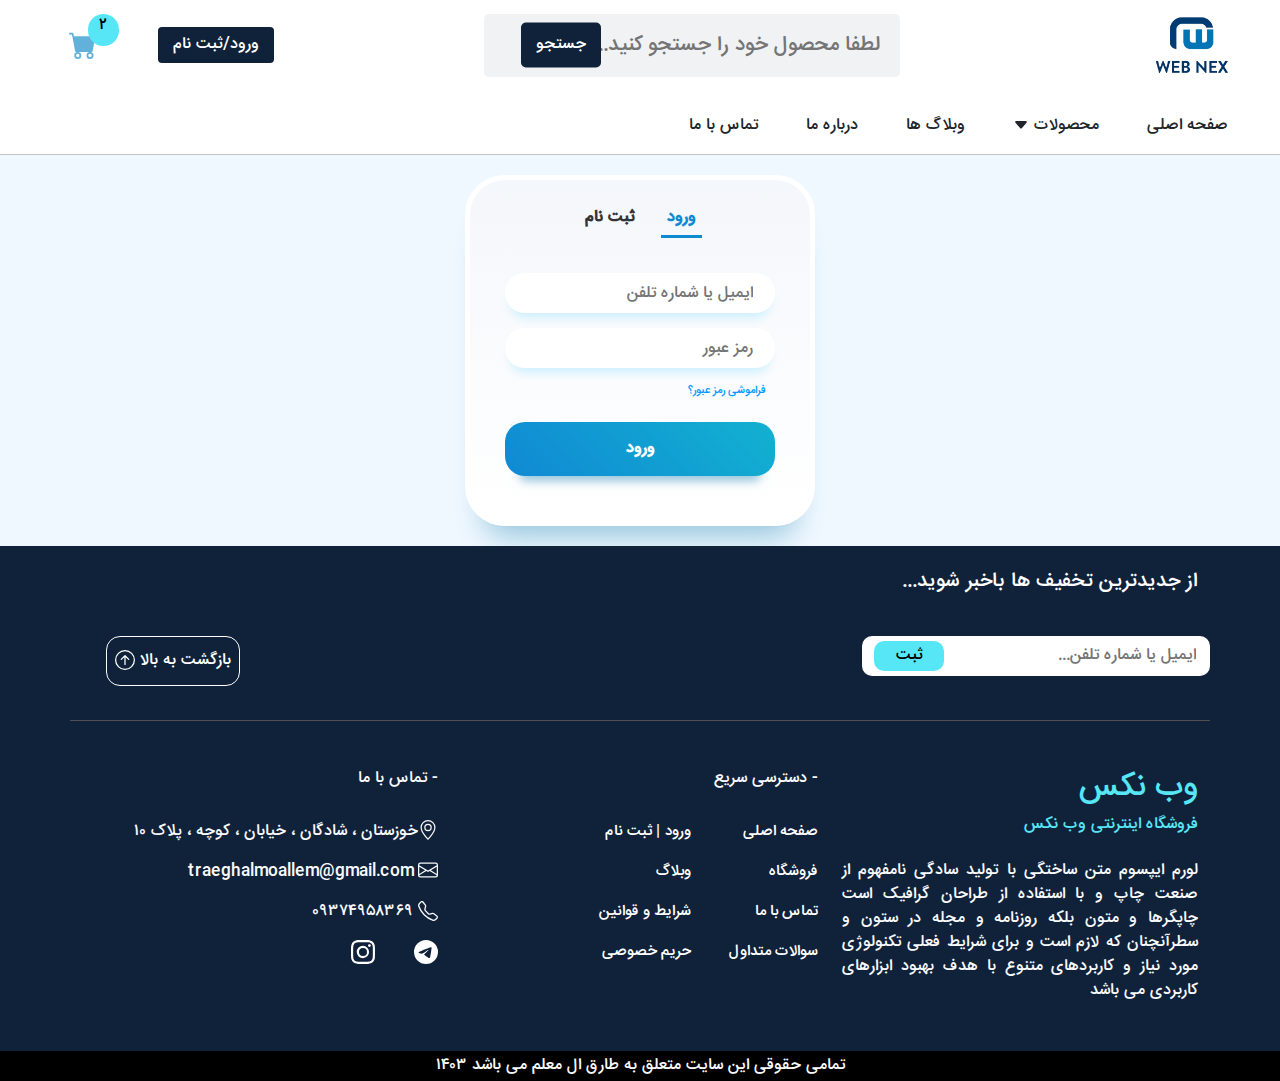
<file: register.html>
<!DOCTYPE html>
<html lang="fa" dir="rtl">
  <head>
    <meta charset="UTF-8" />
    <meta name="viewport" content="width=device-width, initial-scale=1.0" />
    <link
      href="https://cdn.jsdelivr.net/npm/bootstrap@5.3.0-alpha3/dist/css/bootstrap.min.css"
      rel="stylesheet"
    />
    <link
      href="https://cdn.jsdelivr.net/npm/bootstrap-icons/font/bootstrap-icons.css"
      rel="stylesheet"
    />

    <link rel="stylesheet" href="plugin/package/swiper-bundle.css" />
    <link rel="stylesheet" href="css/style.css" />
    <link rel="stylesheet" href="css/media.css" />
    <script
      src="https://cdn.jsdelivr.net/npm/bootstrap@5.0.2/dist/js/bootstrap.bundle.min.js"
      crossorigin="anonymous"
    ></script>
    <title>register</title>
  </head>
  <body>
    <section id="navbar">
      <div class="container-fluid p-0 m-0">
        <div class="row m-0">
          <div
            class="col-12 navbar-top d-flex justify-content-center align-items-center"
          >
            <div class="row w-100">
              <div
                class="col-2 btn-nav-mobile d-lg-none d-flex justify-content-end align-items-center"
              >
                <svg
                  xmlns="http://www.w3.org/2000/svg"
                  width="34"
                  height="34"
                  fill="currentColor"
                  class="bi bi-list"
                  viewBox="0 0 16 16"
                >
                  <path
                    fill-rule="evenodd"
                    d="M2.5 12a.5.5 0 0 1 .5-.5h10a.5.5 0 0 1 0 1H3a.5.5 0 0 1-.5-.5m0-4a.5.5 0 0 1 .5-.5h10a.5.5 0 0 1 0 1H3a.5.5 0 0 1-.5-.5m0-4a.5.5 0 0 1 .5-.5h10a.5.5 0 0 1 0 1H3a.5.5 0 0 1-.5-.5"
                  />
                </svg>
              </div>
              <div
                class="col-3 col-lg-3 d-flex justify-content-end justify-content-lg-start align-items-center"
              >
                <div class="logo">
                  <img src="img/webnex-logo-1.webp" alt="" />
                </div>
              </div>
              <div
                class="col-5 search-box d-none d-lg-flex justify-content-center align-items-center"
              >
                <input
                  class="col-10 search-input"
                  type="text"
                  placeholder="لطفا محصول خود را جستجو کنید..."
                />
                <button class="search-btn">جستجو</button>
              </div>
              <div class="col-7 col-lg-4 d-flex justify-content-end">
                <ul
                  class="d-flex justify-content-end align-items-center mt-3 gap-4 gap-lg-5"
                >
                  <li class="rigester">ورود/ثبت نام</li>
                  <a href="store.html"
                    ><li class="icon">
                      <div class="count-store fa-numbers">2</div>
                      <svg
                        xmlns="http://www.w3.org/2000/svg"
                        width="28"
                        height="28"
                        fill="currentColor"
                        class="bi bi-cart-fill"
                        viewBox="0 0 16 16"
                      >
                        <path
                          d="M0 1.5A.5.5 0 0 1 .5 1H2a.5.5 0 0 1 .485.379L2.89 3H14.5a.5.5 0 0 1 .491.592l-1.5 8A.5.5 0 0 1 13 12H4a.5.5 0 0 1-.491-.408L2.01 3.607 1.61 2H.5a.5.5 0 0 1-.5-.5M5 12a2 2 0 1 0 0 4 2 2 0 0 0 0-4m7 0a2 2 0 1 0 0 4 2 2 0 0 0 0-4m-7 1a1 1 0 1 1 0 2 1 1 0 0 1 0-2m7 0a1 1 0 1 1 0 2 1 1 0 0 1 0-2"
                        />
                      </svg></li
                  ></a>
                </ul>
              </div>
            </div>
          </div>
          <div class="col-12 navbar-bottom d-none d-lg-flex pt-4">
            <ul class="d-flex justify-content-start align-items-center gap-5">
              <a href="index.html">
                <li>صفحه اصلی</li>
              </a>
              <li class="dropdown">
                محصولات
                <svg
                  xmlns="http://www.w3.org/2000/svg"
                  width="16"
                  height="16"
                  fill="currentColor"
                  class="bi bi-caret-down-fill"
                  viewBox="0 0 16 16"
                >
                  <path
                    d="M7.247 11.14 2.451 5.658C1.885 5.013 2.345 4 3.204 4h9.592a1 1 0 0 1 .753 1.659l-4.796 5.48a1 1 0 0 1-1.506 0z"
                  />
                </svg>
                <div id="menu-dropdown" class="p-4">
                  <div class="row">
                    <ul class="col-2 menu-dropdown mt-3">
                      <a href=""
                        ><p>
                          برند های مختلف موبایل
                          <svg
                            xmlns="http://www.w3.org/2000/svg"
                            width="13"
                            height="13"
                            fill="currentColor"
                            class="bi bi-chevron-left"
                            viewBox="0 0 16 16"
                          >
                            <path
                              fill-rule="evenodd"
                              d="M11.354 1.646a.5.5 0 0 1 0 .708L5.707 8l5.647 5.646a.5.5 0 0 1-.708.708l-6-6a.5.5 0 0 1 0-.708l6-6a.5.5 0 0 1 .708 0"
                            />
                          </svg></p
                      ></a>
                      <a href="filter.html">
                        <li>گوشی اپل</li>
                      </a>
                      <a href="filter.html">
                        <li>گوشی سامسونگ</li>
                      </a>
                      <a href="filter.html">
                        <li>گوشی هواوی</li>
                      </a>
                      <a href="filter.html">
                        <li>گوشی شیائومی</li>
                      </a>
                      <a href="filter.html">
                        <li>گوشی ال جی</li>
                      </a>
                      <a href="filter.html">
                        <li>گوشی انر</li>
                      </a>
                      <a href="filter.html">
                        <li>گوشی نوکیا</li>
                      </a>
                    </ul>
                    <ul class="col-2 menu-dropdown mt-3">
                      <a href=""
                        ><p>
                          برند های مختلف موبایل
                          <svg
                            xmlns="http://www.w3.org/2000/svg"
                            width="13"
                            height="13"
                            fill="currentColor"
                            class="bi bi-chevron-left"
                            viewBox="0 0 16 16"
                          >
                            <path
                              fill-rule="evenodd"
                              d="M11.354 1.646a.5.5 0 0 1 0 .708L5.707 8l5.647 5.646a.5.5 0 0 1-.708.708l-6-6a.5.5 0 0 1 0-.708l6-6a.5.5 0 0 1 .708 0"
                            />
                          </svg></p
                      ></a>
                      <a href="filter.html">
                        <li>گوشی اپل</li>
                      </a>
                      <a href="filter.html">
                        <li>گوشی سامسونگ</li>
                      </a>
                      <a href="filter.html">
                        <li>گوشی هواوی</li>
                      </a>
                      <a href="filter.html">
                        <li>گوشی شیائومی</li>
                      </a>
                      <a href="filter.html">
                        <li>گوشی ال جی</li>
                      </a>
                      <a href="filter.html">
                        <li>گوشی انر</li>
                      </a>
                      <a href="filter.html">
                        <li>گوشی نوکیا</li>
                      </a>
                    </ul>
                    <ul class="col-2 menu-dropdown mt-3">
                      <a href="filter.html"
                        ><p>
                          برند های مختلف موبایل
                          <svg
                            xmlns="http://www.w3.org/2000/svg"
                            width="13"
                            height="13"
                            fill="currentColor"
                            class="bi bi-chevron-left"
                            viewBox="0 0 16 16"
                          >
                            <path
                              fill-rule="evenodd"
                              d="M11.354 1.646a.5.5 0 0 1 0 .708L5.707 8l5.647 5.646a.5.5 0 0 1-.708.708l-6-6a.5.5 0 0 1 0-.708l6-6a.5.5 0 0 1 .708 0"
                            />
                          </svg></p
                      ></a>
                      <a href="filter.html">
                        <li>گوشی اپل</li>
                      </a>
                      <a href="filter.html">
                        <li>گوشی سامسونگ</li>
                      </a>
                      <a href="filter.html">
                        <li>گوشی هواوی</li>
                      </a>
                      <a href="filter.html">
                        <li>گوشی شیائومی</li>
                      </a>
                      <a href="filter.html">
                        <li>گوشی ال جی</li>
                      </a>
                      <a href="filter.html">
                        <li>گوشی انر</li>
                      </a>
                      <a href="filter.html">
                        <li>گوشی نوکیا</li>
                      </a>
                    </ul>
                    <ul class="col-2 menu-dropdown mt-3">
                      <a href="filter.html"
                        ><p>
                          برند های مختلف موبایل
                          <svg
                            xmlns="http://www.w3.org/2000/svg"
                            width="13"
                            height="13"
                            fill="currentColor"
                            class="bi bi-chevron-left"
                            viewBox="0 0 16 16"
                          >
                            <path
                              fill-rule="evenodd"
                              d="M11.354 1.646a.5.5 0 0 1 0 .708L5.707 8l5.647 5.646a.5.5 0 0 1-.708.708l-6-6a.5.5 0 0 1 0-.708l6-6a.5.5 0 0 1 .708 0"
                            />
                          </svg></p
                      ></a>
                      <a href="filter.html">
                        <li>گوشی اپل</li>
                      </a>
                      <a href="filter.html">
                        <li>گوشی سامسونگ</li>
                      </a>
                      <a href="filter.html">
                        <li>گوشی هواوی</li>
                      </a>
                      <a href="filter.html">
                        <li>گوشی شیائومی</li>
                      </a>
                      <a href="filter.html">
                        <li>گوشی ال جی</li>
                      </a>
                      <a href="filter.html">
                        <li>گوشی انر</li>
                      </a>
                      <a href="filter.html">
                        <li>گوشی نوکیا</li>
                      </a>
                    </ul>
                    <ul class="col-2 menu-dropdown mt-3">
                      <a href="filter.html"
                        ><p>
                          برند های مختلف موبایل
                          <svg
                            xmlns="http://www.w3.org/2000/svg"
                            width="13"
                            height="13"
                            fill="currentColor"
                            class="bi bi-chevron-left"
                            viewBox="0 0 16 16"
                          >
                            <path
                              fill-rule="evenodd"
                              d="M11.354 1.646a.5.5 0 0 1 0 .708L5.707 8l5.647 5.646a.5.5 0 0 1-.708.708l-6-6a.5.5 0 0 1 0-.708l6-6a.5.5 0 0 1 .708 0"
                            />
                          </svg></p
                      ></a>
                      <a href="filter.html">
                        <li>گوشی اپل</li>
                      </a>
                      <a href="filter.html">
                        <li>گوشی سامسونگ</li>
                      </a>
                      <a href="filter.html">
                        <li>گوشی هواوی</li>
                      </a>
                      <a href="filter.html">
                        <li>گوشی شیائومی</li>
                      </a>
                      <a href="filter.html">
                        <li>گوشی ال جی</li>
                      </a>
                      <a href="filter.html">
                        <li>گوشی انر</li>
                      </a>
                      <a href="filter.html">
                        <li>گوشی نوکیا</li>
                      </a>
                    </ul>
                    <div
                      class="col-2 pic d-flex justify-content-center align-items-center"
                    >
                      <img src="img/webnex-logo-1.webp" alt="" />
                    </div>
                  </div>
                </div>
              </li>
              <a href="">
                <li>وبلاگ ها</li>
              </a>
              <a href="about-us.html">
                <li>درباره ما</li>
              </a>
              <a href="contact-us.html">
                <li>تماس با ما</li>
              </a>
            </ul>
          </div>
        </div>
      </div>
      <div class="section-nav-mobile d-lg-none">
        <div class="row p-4">
          <div class="col-12 colse-btn d-flex justify-content-end">
            <svg
              xmlns="http://www.w3.org/2000/svg"
              width="35"
              height="35"
              fill="currentColor"
              class="bi bi-x-circle-fill text-danger"
              viewBox="0 0 16 16"
            >
              <path
                d="M16 8A8 8 0 1 1 0 8a8 8 0 0 1 16 0M5.354 4.646a.5.5 0 1 0-.708.708L7.293 8l-2.647 2.646a.5.5 0 0 0 .708.708L8 8.707l2.646 2.647a.5.5 0 0 0 .708-.708L8.707 8l2.647-2.646a.5.5 0 0 0-.708-.708L8 7.293z"
              />
            </svg>
          </div>
          <div
            class="col-12 search-box d-flex justify-content-center align-items-center pt-5"
          >
            <input
              class="col-12 search-input"
              type="text"
              placeholder="لطفا محصول خود را جستجو کنید..."
            />
            <button class="search-btn">جستجو</button>
          </div>
          <div class="col-12 item-nav-mobile pt-5">
            <ul>
              <a href=""><li>صفحه اصلی</li></a>
              <li id="menu-dropdown-mobile">
                محصولات
                <svg
                  xmlns="http://www.w3.org/2000/svg"
                  width="16"
                  height="16"
                  fill="currentColor"
                  class="bi bi-caret-down-fill"
                  viewBox="0 0 16 16"
                >
                  <path
                    d="M7.247 11.14 2.451 5.658C1.885 5.013 2.345 4 3.204 4h9.592a1 1 0 0 1 .753 1.659l-4.796 5.48a1 1 0 0 1-1.506 0z"
                  />
                </svg>
                <div class="row">
                  <ul class="col-12 menu-dropdown-mobile p-3">
                    <li class="h6">برندهای مختلف موبایل</li>
                    <a href="filter.html">
                      <li>گوشی اپل</li>
                    </a>
                    <a href="filter.html">
                      <li>گوشی سامسونگ</li>
                    </a>
                    <a href="filter.html">
                      <li>گوشی هواوی</li>
                    </a>
                    <a href="filter.html">
                      <li>گوشی شیائومی</li>
                    </a>
                    <a href="filter.html">
                      <li>گوشی ال جی</li>
                    </a>
                    <a href="filter.html">
                      <li>گوشی انر</li>
                    </a>
                    <a href="filter.html">
                      <li>گوشی نوکیا</li>
                    </a>
                  </ul>
                </div>
              </li>
              <a href="contact-us.html"><li>تماس با ما</li></a>
              <a href="about-us.html"><li>درباره ما</li></a>
            </ul>
          </div>
        </div>
      </div>
      <section class="dashboard">
        <div class="row p-4">
          <ul>
            <a href="dashboard-profile.html">
              <li class="account mt-0 mb-3 fs-6">
                <svg
                  xmlns="http://www.w3.org/2000/svg"
                  width="22"
                  height="22"
                  fill="currentColor"
                  class="bi bi-person"
                  viewBox="0 0 16 16"
                >
                  <path
                    d="M8 8a3 3 0 1 0 0-6 3 3 0 0 0 0 6m2-3a2 2 0 1 1-4 0 2 2 0 0 1 4 0m4 8c0 1-1 1-1 1H3s-1 0-1-1 1-4 6-4 6 3 6 4m-1-.004c-.001-.246-.154-.986-.832-1.664C11.516 10.68 10.289 10 8 10s-3.516.68-4.168 1.332c-.678.678-.83 1.418-.832 1.664z"
                  />
                </svg>
                مسلم امیری
              </li>
            </a>
            <a href="dashboard-profile.html">
              <li>
                <svg
                  xmlns="http://www.w3.org/2000/svg"
                  width="22"
                  height="22"
                  fill="currentColor"
                  class="bi bi-bag"
                  viewBox="0 0 16 16"
                >
                  <path
                    d="M8 1a2.5 2.5 0 0 1 2.5 2.5V4h-5v-.5A2.5 2.5 0 0 1 8 1m3.5 3v-.5a3.5 3.5 0 1 0-7 0V4H1v10a2 2 0 0 0 2 2h10a2 2 0 0 0 2-2V4zM2 5h12v9a1 1 0 0 1-1 1H3a1 1 0 0 1-1-1z"
                  />
                </svg>
                سفارش ها
              </li>
            </a>
            <a href="dashboard-profile.html">
              <li>
                <svg
                  xmlns="http://www.w3.org/2000/svg"
                  width="22"
                  height="22"
                  fill="currentColor"
                  class="bi bi-heart"
                  viewBox="0 0 16 16"
                >
                  <path
                    d="m8 2.748-.717-.737C5.6.281 2.514.878 1.4 3.053c-.523 1.023-.641 2.5.314 4.385.92 1.815 2.834 3.989 6.286 6.357 3.452-2.368 5.365-4.542 6.286-6.357.955-1.886.838-3.362.314-4.385C13.486.878 10.4.28 8.717 2.01zM8 15C-7.333 4.868 3.279-3.04 7.824 1.143q.09.083.176.171a3 3 0 0 1 .176-.17C12.72-3.042 23.333 4.867 8 15"
                  />
                </svg>
                علاقه مندی ها
              </li>
            </a>
            <a href="dashboard-profile.html">
              <li class="position-relative">
                <svg
                  xmlns="http://www.w3.org/2000/svg"
                  width="22"
                  height="22"
                  fill="currentColor"
                  class="bi bi-envelope-open"
                  viewBox="0 0 16 16"
                >
                  <path
                    d="M8.47 1.318a1 1 0 0 0-.94 0l-6 3.2A1 1 0 0 0 1 5.4v.817l5.75 3.45L8 8.917l1.25.75L15 6.217V5.4a1 1 0 0 0-.53-.882zM15 7.383l-4.778 2.867L15 13.117zm-.035 6.88L8 10.082l-6.965 4.18A1 1 0 0 0 2 15h12a1 1 0 0 0 .965-.738ZM1 13.116l4.778-2.867L1 7.383v5.734ZM7.059.435a2 2 0 0 1 1.882 0l6 3.2A2 2 0 0 1 16 5.4V14a2 2 0 0 1-2 2H2a2 2 0 0 1-2-2V5.4a2 2 0 0 1 1.059-1.765z"
                  />
                </svg>
                پیام ها
                <div class="notif fa-numbers mt-2 mt-lg-1">4</div>
              </li>
            </a>
            <a href="">
              <li>
                <svg
                  xmlns="http://www.w3.org/2000/svg"
                  width="22"
                  height="22"
                  fill="currentColor"
                  class="bi bi-box-arrow-right text-danger"
                  viewBox="0 0 16 16"
                >
                  <path
                    fill-rule="evenodd"
                    d="M10 12.5a.5.5 0 0 1-.5.5h-8a.5.5 0 0 1-.5-.5v-9a.5.5 0 0 1 .5-.5h8a.5.5 0 0 1 .5.5v2a.5.5 0 0 0 1 0v-2A1.5 1.5 0 0 0 9.5 2h-8A1.5 1.5 0 0 0 0 3.5v9A1.5 1.5 0 0 0 1.5 14h8a1.5 1.5 0 0 0 1.5-1.5v-2a.5.5 0 0 0-1 0z"
                  />
                  <path
                    fill-rule="evenodd"
                    d="M15.854 8.354a.5.5 0 0 0 0-.708l-3-3a.5.5 0 0 0-.708.708L14.293 7.5H5.5a.5.5 0 0 0 0 1h8.793l-2.147 2.146a.5.5 0 0 0 .708.708z"
                  />
                </svg>
                خروج از حساب کاربری
              </li>
            </a>
          </ul>
        </div>
      </section>
    </section>

    <section class="main-register">
      <div class="container form-register">
        <div class="tab">
          <button class="tablink active" onclick="openForm(event, 'login')">ورود</button>
          <button class="tablink" onclick="openForm(event, 'signup')">ثبت نام</button>
        </div>
        <div id="login" class="form active">
          <form>
            <input required class="input" type="email" name="email" placeholder="ایمیل یا شماره تلفن">
            <input required class="input" type="password" name="password" placeholder="رمز عبور">
            <span class="forgot-password"><a href="#">فراموشی رمز عبور؟</a></span>
            <input class="login-button" type="submit" value="ورود">
          </form>
        </div>
        <div id="signup" class="form">
          <form>
            <input required class="input" type="text" name="username" placeholder="نام کاربری">
            <input required class="input" type="email" name="email" placeholder="ایمیل">
            <input required class="input" type="password" name="password" placeholder="رمز عبور">
            <input required class="input" type="password" name="password" placeholder="تکرار رمز عبور">
            <input class="login-button" type="submit" value="ثبت نام">
          </form>
        </div>
      </div>
    </section>

    <section>
      <div class="container-fluid fotter pb-5">
        <div class="container">
          <div class="row top-fotter mt-2 mb-5">
            <div class="col-12 mt-4 text-fotter h5">
              از جدیدترین تخفیف ها باخبر شوید...
            </div>
            <div class="row">
              <div class="col-7 col-md-6 col-lg-4">
                <div class="row input">
                  <div class="col-7 d-flex align-items-center">
                    <input type="text" placeholder="ایمیل یا شماره تلفن..." />
                  </div>
                  <div
                    class="col-5 d-flex align-items-center justify-content-end"
                  >
                    <button>ثبت</button>
                  </div>
                </div>
              </div>
              <div class="col-5 col-md-6 col-lg-8 d-flex justify-content-end">
                <a href="#">
                  <button class="text-fotter btn-to-top p-2">
                    بازگشت به بالا
                    <svg
                      xmlns="http://www.w3.org/2000/svg"
                      width="20"
                      height="20"
                      fill="currentColor"
                      class="bi bi-arrow-up-circle"
                      viewBox="0 0 16 16"
                    >
                      <path
                        fill-rule="evenodd"
                        d="M1 8a7 7 0 1 0 14 0A7 7 0 0 0 1 8m15 0A8 8 0 1 1 0 8a8 8 0 0 1 16 0m-7.5 3.5a.5.5 0 0 1-1 0V5.707L5.354 7.854a.5.5 0 1 1-.708-.708l3-3a.5.5 0 0 1 .708 0l3 3a.5.5 0 0 1-.708.708L8.5 5.707z"
                      />
                    </svg>
                  </button>
                </a>
              </div>
            </div>
          </div>
          <div class="row center-fotter">
            <div class="col-12 col-md-6 col-xl-4">
              <div class="row">
                <div class="col-12 h2 text-success"><span>وب نکس</span></div>
                <div class="col-12 h6 text-success mb-4">
                  <span>فروشگاه اینترنتی وب نکس</span>
                </div>
                <div class="col-12 text-light justify-text">
                  لورم ایپسوم متن ساختگی با تولید سادگی نامفهوم از صنعت چاپ و با
                  استفاده از طراحان گرافیک است چاپگرها و متون بلکه روزنامه و
                  مجله در ستون و سطرآنچنان که لازم است و برای شرایط فعلی
                  تکنولوژی مورد نیاز و کاربردهای متنوع با هدف بهبود ابزارهای
                  کاربردی می باشد
                </div>
              </div>
            </div>
            <div class="col-12 col-md-6 col-xl-4 pt-4 pt-lg-0">
              <div class="row mb-4">
                <div class="col-12 d-flex justify-content-start text-light h6">
                  - دسترسی سریع
                </div>
              </div>
              <div class="row d-flex justify-content-start mb-3">
                <div class="col-4"><a href="">صفحه اصلی</a></div>
                <div class="col-4">
                  <a href="">ورود</a> <a href=""> | ثبت نام</a>
                </div>
              </div>
              <div class="row d-flex justify-content-start mb-3">
                <div class="col-4"><a href="">فروشگاه</a></div>
                <div class="col-4"><a href="">وبلاگ</a></div>
              </div>
              <div class="row d-flex justify-content-start mb-3">
                <div class="col-4"><a href="">تماس با ما</a></div>
                <div class="col-4"><a href="">شرایط و قوانین</a></div>
              </div>
              <div class="row d-flex justify-content-start mb-3">
                <div class="col-4"><a href="">سوالات متداول</a></div>
                <div class="col-4"><a href="">حریم خصوصی</a></div>
              </div>
            </div>
            <div class="col-12 col-md-6 col-xl-4">
              <div class="row mb-4">
                <div class="col-12 text-light h6 d-flex justify-content-start">
                  - تماس با ما
                </div>
              </div>
              <div class="row mb-3">
                <div class="col-12 text-light d-flex justify-content-start">
                  <svg
                    xmlns="http://www.w3.org/2000/svg"
                    width="20"
                    height="20"
                    fill="currentColor"
                    class="bi bi-geo-alt"
                    viewBox="0 0 16 16"
                  >
                    <path
                      d="M12.166 8.94c-.524 1.062-1.234 2.12-1.96 3.07A32 32 0 0 1 8 14.58a32 32 0 0 1-2.206-2.57c-.726-.95-1.436-2.008-1.96-3.07C3.304 7.867 3 6.862 3 6a5 5 0 0 1 10 0c0 .862-.305 1.867-.834 2.94M8 16s6-5.686 6-10A6 6 0 0 0 2 6c0 4.314 6 10 6 10"
                    />
                    <path
                      d="M8 8a2 2 0 1 1 0-4 2 2 0 0 1 0 4m0 1a3 3 0 1 0 0-6 3 3 0 0 0 0 6"
                    />
                  </svg>
                  <div class="fa-numbers">
                    خوزستان ، شادگان ، خیابان ، کوچه ، پلاک 10
                  </div>
                </div>
              </div>
              <div class="row mb-3">
                <div
                  class="col-12 text-light d-flex justify-content-start mb-3"
                >
                  <svg
                    xmlns="http://www.w3.org/2000/svg"
                    width="20"
                    height="20"
                    fill="currentColor"
                    class="bi bi-envelope ms-1"
                    viewBox="0 0 16 16"
                  >
                    <path
                      d="M0 4a2 2 0 0 1 2-2h12a2 2 0 0 1 2 2v8a2 2 0 0 1-2 2H2a2 2 0 0 1-2-2zm2-1a1 1 0 0 0-1 1v.217l7 4.2 7-4.2V4a1 1 0 0 0-1-1zm13 2.383-4.708 2.825L15 11.105zm-.034 6.876-5.64-3.471L8 9.583l-1.326-.795-5.64 3.47A1 1 0 0 0 2 13h12a1 1 0 0 0 .966-.741M1 11.105l4.708-2.897L1 5.383z"
                    />
                  </svg>
                  traeghalmoallem@gmail.com
                </div>
                <div class="col-5 text-light">
                  <svg
                    xmlns="http://www.w3.org/2000/svg"
                    width="20"
                    height="20"
                    fill="currentColor"
                    class="bi bi-telephone"
                    viewBox="0 0 16 16"
                  >
                    <path
                      d="M3.654 1.328a.678.678 0 0 0-1.015-.063L1.605 2.3c-.483.484-.661 1.169-.45 1.77a17.6 17.6 0 0 0 4.168 6.608 17.6 17.6 0 0 0 6.608 4.168c.601.211 1.286.033 1.77-.45l1.034-1.034a.678.678 0 0 0-.063-1.015l-2.307-1.794a.68.68 0 0 0-.58-.122l-2.19.547a1.75 1.75 0 0 1-1.657-.459L5.482 8.062a1.75 1.75 0 0 1-.46-1.657l.548-2.19a.68.68 0 0 0-.122-.58zM1.884.511a1.745 1.745 0 0 1 2.612.163L6.29 2.98c.329.423.445.974.315 1.494l-.547 2.19a.68.68 0 0 0 .178.643l2.457 2.457a.68.68 0 0 0 .644.178l2.189-.547a1.75 1.75 0 0 1 1.494.315l2.306 1.794c.829.645.905 1.87.163 2.611l-1.034 1.034c-.74.74-1.846 1.065-2.877.702a18.6 18.6 0 0 1-7.01-4.42 18.6 18.6 0 0 1-4.42-7.009c-.362-1.03-.037-2.137.703-2.877z"
                    />
                  </svg>
                  <span class="text-light fa-numbers">09374958369</span>
                </div>
              </div>
              <div class="row">
                <div class="col-2">
                  <a href="t.me/traeghalmoallem.com">
                    <svg
                      xmlns="http://www.w3.org/2000/svg"
                      width="24"
                      height="24"
                      fill="currentColor"
                      class="bi bi-telegram"
                      viewBox="0 0 16 16"
                    >
                      <path
                        d="M16 8A8 8 0 1 1 0 8a8 8 0 0 1 16 0M8.287 5.906q-1.168.486-4.666 2.01-.567.225-.595.442c-.03.243.275.339.69.47l.175.055c.408.133.958.288 1.243.294q.39.01.868-.32 3.269-2.206 3.374-2.23c.05-.012.12-.026.166.016s.042.12.037.141c-.03.129-1.227 1.241-1.846 1.817-.193.18-.33.307-.358.336a8 8 0 0 1-.188.186c-.38.366-.664.64.015 1.088.327.216.589.393.85.571.284.194.568.387.936.629q.14.092.27.187c.331.236.63.448.997.414.214-.02.435-.22.547-.82.265-1.417.786-4.486.906-5.751a1.4 1.4 0 0 0-.013-.315.34.34 0 0 0-.114-.217.53.53 0 0 0-.31-.093c-.3.005-.763.166-2.984 1.09"
                      />
                    </svg>
                  </a>
                </div>
                <div class="col-2">
                  <a href="">
                    <svg
                      xmlns="http://www.w3.org/2000/svg"
                      width="24"
                      height="24"
                      fill="currentColor"
                      class="bi bi-instagram"
                      viewBox="0 0 16 16"
                    >
                      <path
                        d="M8 0C5.829 0 5.556.01 4.703.048 3.85.088 3.269.222 2.76.42a3.9 3.9 0 0 0-1.417.923A3.9 3.9 0 0 0 .42 2.76C.222 3.268.087 3.85.048 4.7.01 5.555 0 5.827 0 8.001c0 2.172.01 2.444.048 3.297.04.852.174 1.433.372 1.942.205.526.478.972.923 1.417.444.445.89.719 1.416.923.51.198 1.09.333 1.942.372C5.555 15.99 5.827 16 8 16s2.444-.01 3.298-.048c.851-.04 1.434-.174 1.943-.372a3.9 3.9 0 0 0 1.416-.923c.445-.445.718-.891.923-1.417.197-.509.332-1.09.372-1.942C15.99 10.445 16 10.173 16 8s-.01-2.445-.048-3.299c-.04-.851-.175-1.433-.372-1.941a3.9 3.9 0 0 0-.923-1.417A3.9 3.9 0 0 0 13.24.42c-.51-.198-1.092-.333-1.943-.372C10.443.01 10.172 0 7.998 0zm-.717 1.442h.718c2.136 0 2.389.007 3.232.046.78.035 1.204.166 1.486.275.373.145.64.319.92.599s.453.546.598.92c.11.281.24.705.275 1.485.039.843.047 1.096.047 3.231s-.008 2.389-.047 3.232c-.035.78-.166 1.203-.275 1.485a2.5 2.5 0 0 1-.599.919c-.28.28-.546.453-.92.598-.28.11-.704.24-1.485.276-.843.038-1.096.047-3.232.047s-2.39-.009-3.233-.047c-.78-.036-1.203-.166-1.485-.276a2.5 2.5 0 0 1-.92-.598 2.5 2.5 0 0 1-.6-.92c-.109-.281-.24-.705-.275-1.485-.038-.843-.046-1.096-.046-3.233s.008-2.388.046-3.231c.036-.78.166-1.204.276-1.486.145-.373.319-.64.599-.92s.546-.453.92-.598c.282-.11.705-.24 1.485-.276.738-.034 1.024-.044 2.515-.045zm4.988 1.328a.96.96 0 1 0 0 1.92.96.96 0 0 0 0-1.92m-4.27 1.122a4.109 4.109 0 1 0 0 8.217 4.109 4.109 0 0 0 0-8.217m0 1.441a2.667 2.667 0 1 1 0 5.334 2.667 2.667 0 0 1 0-5.334"
                      />
                    </svg>
                  </a>
                </div>
              </div>
            </div>
          </div>
        </div>
      </div>
    </section>
    <section>
      <div class="container-fluid bg-black">
        <div class="row bottom-fotter d-flex align-items-center text-light">
          <div
            class="col-12 d-flex justify-content-center text-light fa-numbers"
          >
            تمامی حقوقی این سایت متعلق به طارق ال معلم می باشد 1403
          </div>
        </div>
      </div>
    </section>

    <script src="plugin/package/swiper-bundle.js"></script>
    <script src="js/main.js"></script>
  </body>
</html>
</file>
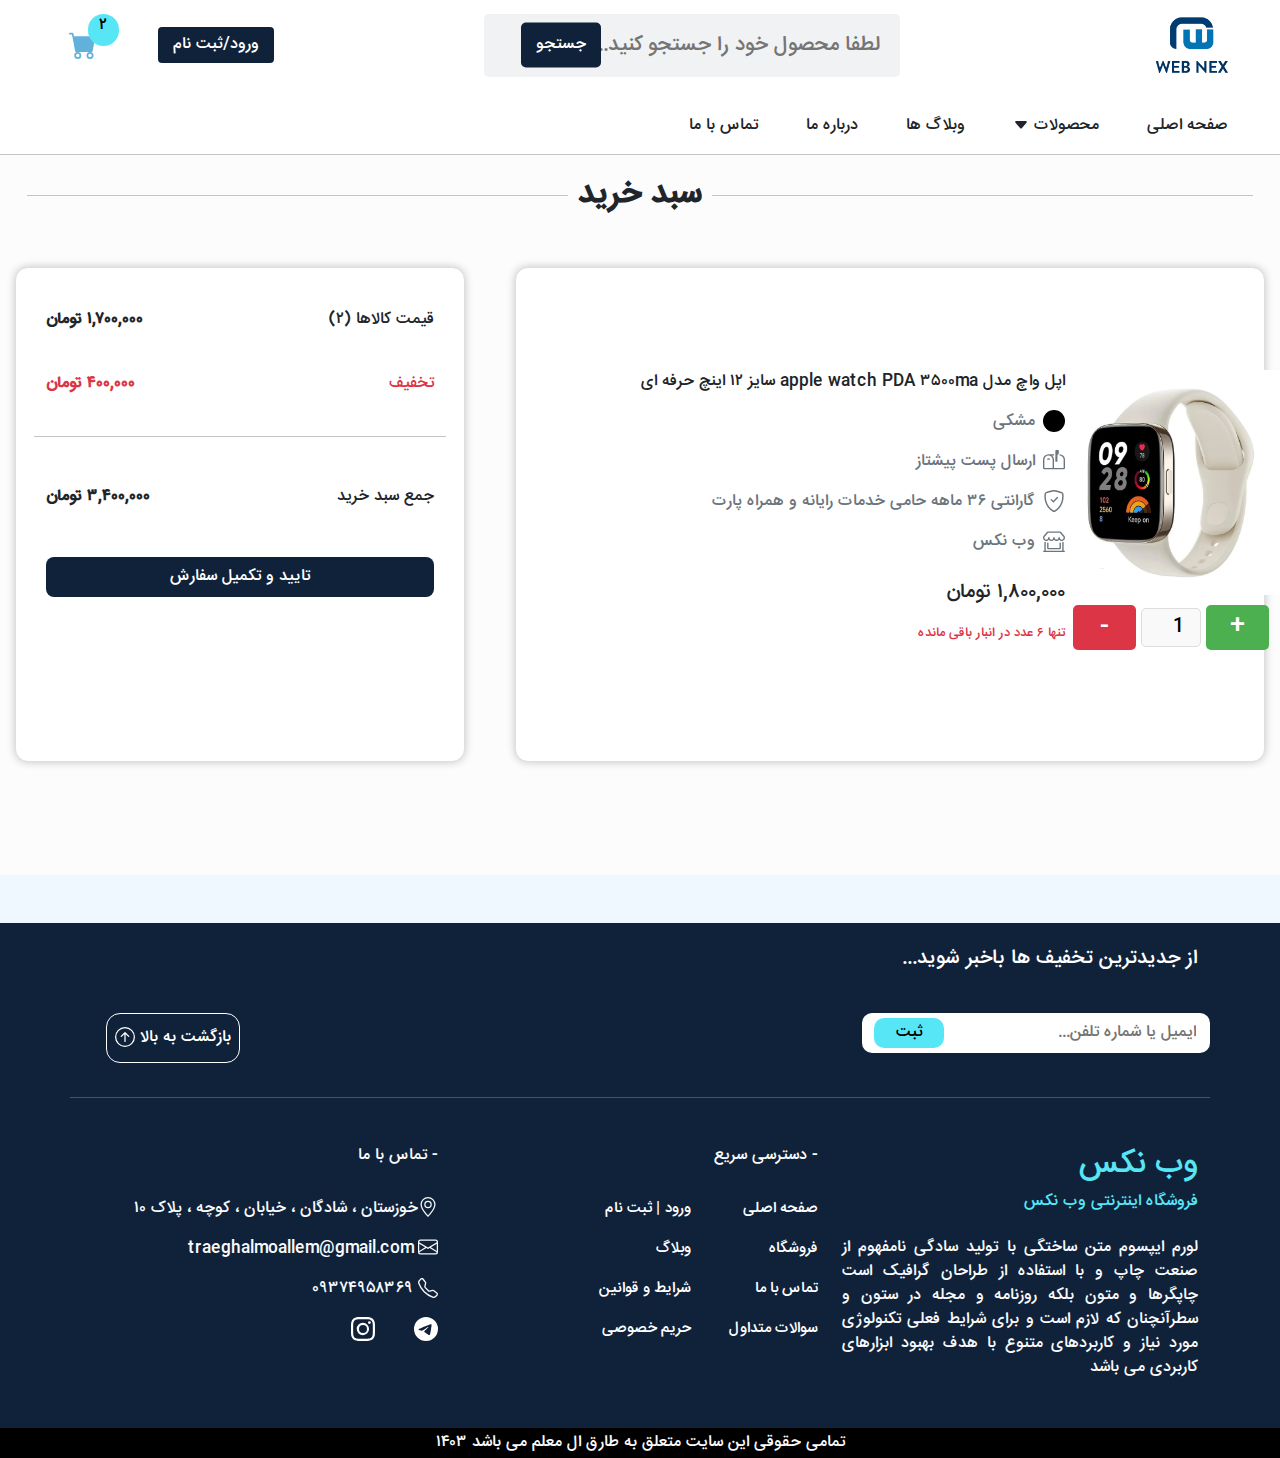
<file: store.html>
<!DOCTYPE html>
<html lang="fa" dir="rtl">
  <head>
    <meta charset="UTF-8" />
    <meta name="viewport" content="width=device-width, initial-scale=1.0" />
    <link
      href="https://cdn.jsdelivr.net/npm/bootstrap@5.3.0-alpha3/dist/css/bootstrap.min.css"
      rel="stylesheet"
    />
    <link rel="stylesheet" href="plugin/package/swiper-bundle.css" />
    <link rel="stylesheet" href="css/style.css" />
    <link rel="stylesheet" href="css/media.css" />
    <script
      src="https://cdn.jsdelivr.net/npm/bootstrap@5.0.2/dist/js/bootstrap.bundle.min.js"
      crossorigin="anonymous"
    ></script>
    <title>Document</title>
  </head>
  <body>
    <section id="navbar">
      <div class="container-fluid p-0 m-0">
        <div class="row m-0">
          <div
            class="col-12 navbar-top d-flex justify-content-center align-items-center"
          >
            <div class="row w-100">
              <div
                class="col-2 btn-nav-mobile d-lg-none d-flex justify-content-end align-items-center"
              >
                <svg
                  xmlns="http://www.w3.org/2000/svg"
                  width="34"
                  height="34"
                  fill="currentColor"
                  class="bi bi-list"
                  viewBox="0 0 16 16"
                >
                  <path
                    fill-rule="evenodd"
                    d="M2.5 12a.5.5 0 0 1 .5-.5h10a.5.5 0 0 1 0 1H3a.5.5 0 0 1-.5-.5m0-4a.5.5 0 0 1 .5-.5h10a.5.5 0 0 1 0 1H3a.5.5 0 0 1-.5-.5m0-4a.5.5 0 0 1 .5-.5h10a.5.5 0 0 1 0 1H3a.5.5 0 0 1-.5-.5"
                  />
                </svg>
              </div>
              <div
                class="col-3 col-lg-3 d-flex justify-content-end justify-content-lg-start align-items-center"
              >
                <div class="logo">
                  <img src="img/webnex-logo-1.webp" alt="" />
                </div>
              </div>
              <div
                class="col-5 search-box d-none d-lg-flex justify-content-center align-items-center"
              >
                <input
                  class="col-10 search-input"
                  type="text"
                  placeholder="لطفا محصول خود را جستجو کنید..."
                />
                <button class="search-btn">جستجو</button>
              </div>
              <div class="col-7 col-lg-4 d-flex justify-content-end">
                <ul
                  class="d-flex justify-content-end align-items-center mt-3 gap-4 gap-lg-5"
                >
                  <li class="rigester">ورود/ثبت نام</li>
                  <a href="store.html"
                    ><li class="icon">
                      <div class="count-store fa-numbers">2</div>
                      <svg
                        xmlns="http://www.w3.org/2000/svg"
                        width="28"
                        height="28"
                        fill="currentColor"
                        class="bi bi-cart-fill"
                        viewBox="0 0 16 16"
                      >
                        <path
                          d="M0 1.5A.5.5 0 0 1 .5 1H2a.5.5 0 0 1 .485.379L2.89 3H14.5a.5.5 0 0 1 .491.592l-1.5 8A.5.5 0 0 1 13 12H4a.5.5 0 0 1-.491-.408L2.01 3.607 1.61 2H.5a.5.5 0 0 1-.5-.5M5 12a2 2 0 1 0 0 4 2 2 0 0 0 0-4m7 0a2 2 0 1 0 0 4 2 2 0 0 0 0-4m-7 1a1 1 0 1 1 0 2 1 1 0 0 1 0-2m7 0a1 1 0 1 1 0 2 1 1 0 0 1 0-2"
                        />
                      </svg></li
                  ></a>
                </ul>
              </div>
            </div>
          </div>
          <div class="col-12 navbar-bottom d-none d-lg-flex pt-4">
            <ul class="d-flex justify-content-start align-items-center gap-5">
              <a href="index.html">
                <li>صفحه اصلی</li>
              </a>
              <li class="dropdown">
                محصولات
                <svg
                  xmlns="http://www.w3.org/2000/svg"
                  width="16"
                  height="16"
                  fill="currentColor"
                  class="bi bi-caret-down-fill"
                  viewBox="0 0 16 16"
                >
                  <path
                    d="M7.247 11.14 2.451 5.658C1.885 5.013 2.345 4 3.204 4h9.592a1 1 0 0 1 .753 1.659l-4.796 5.48a1 1 0 0 1-1.506 0z"
                  />
                </svg>
                <div id="menu-dropdown" class="p-4">
                  <div class="row">
                    <ul class="col-2 menu-dropdown mt-3">
                      <a href=""
                        ><p>
                          برند های مختلف موبایل
                          <svg
                            xmlns="http://www.w3.org/2000/svg"
                            width="13"
                            height="13"
                            fill="currentColor"
                            class="bi bi-chevron-left"
                            viewBox="0 0 16 16"
                          >
                            <path
                              fill-rule="evenodd"
                              d="M11.354 1.646a.5.5 0 0 1 0 .708L5.707 8l5.647 5.646a.5.5 0 0 1-.708.708l-6-6a.5.5 0 0 1 0-.708l6-6a.5.5 0 0 1 .708 0"
                            />
                          </svg></p
                      ></a>
                      <a href="filter.html">
                        <li>گوشی اپل</li>
                      </a>
                      <a href="filter.html">
                        <li>گوشی سامسونگ</li>
                      </a>
                      <a href="filter.html">
                        <li>گوشی هواوی</li>
                      </a>
                      <a href="filter.html">
                        <li>گوشی شیائومی</li>
                      </a>
                      <a href="filter.html">
                        <li>گوشی ال جی</li>
                      </a>
                      <a href="filter.html">
                        <li>گوشی انر</li>
                      </a>
                      <a href="filter.html">
                        <li>گوشی نوکیا</li>
                      </a>
                    </ul>
                    <ul class="col-2 menu-dropdown mt-3">
                      <a href=""
                        ><p>
                          برند های مختلف موبایل
                          <svg
                            xmlns="http://www.w3.org/2000/svg"
                            width="13"
                            height="13"
                            fill="currentColor"
                            class="bi bi-chevron-left"
                            viewBox="0 0 16 16"
                          >
                            <path
                              fill-rule="evenodd"
                              d="M11.354 1.646a.5.5 0 0 1 0 .708L5.707 8l5.647 5.646a.5.5 0 0 1-.708.708l-6-6a.5.5 0 0 1 0-.708l6-6a.5.5 0 0 1 .708 0"
                            />
                          </svg></p
                      ></a>
                      <a href="filter.html">
                        <li>گوشی اپل</li>
                      </a>
                      <a href="filter.html">
                        <li>گوشی سامسونگ</li>
                      </a>
                      <a href="filter.html">
                        <li>گوشی هواوی</li>
                      </a>
                      <a href="filter.html">
                        <li>گوشی شیائومی</li>
                      </a>
                      <a href="filter.html">
                        <li>گوشی ال جی</li>
                      </a>
                      <a href="filter.html">
                        <li>گوشی انر</li>
                      </a>
                      <a href="filter.html">
                        <li>گوشی نوکیا</li>
                      </a>
                    </ul>
                    <ul class="col-2 menu-dropdown mt-3">
                      <a href="filter.html"
                        ><p>
                          برند های مختلف موبایل
                          <svg
                            xmlns="http://www.w3.org/2000/svg"
                            width="13"
                            height="13"
                            fill="currentColor"
                            class="bi bi-chevron-left"
                            viewBox="0 0 16 16"
                          >
                            <path
                              fill-rule="evenodd"
                              d="M11.354 1.646a.5.5 0 0 1 0 .708L5.707 8l5.647 5.646a.5.5 0 0 1-.708.708l-6-6a.5.5 0 0 1 0-.708l6-6a.5.5 0 0 1 .708 0"
                            />
                          </svg></p
                      ></a>
                      <a href="filter.html">
                        <li>گوشی اپل</li>
                      </a>
                      <a href="filter.html">
                        <li>گوشی سامسونگ</li>
                      </a>
                      <a href="filter.html">
                        <li>گوشی هواوی</li>
                      </a>
                      <a href="filter.html">
                        <li>گوشی شیائومی</li>
                      </a>
                      <a href="filter.html">
                        <li>گوشی ال جی</li>
                      </a>
                      <a href="filter.html">
                        <li>گوشی انر</li>
                      </a>
                      <a href="filter.html">
                        <li>گوشی نوکیا</li>
                      </a>
                    </ul>
                    <ul class="col-2 menu-dropdown mt-3">
                      <a href="filter.html"
                        ><p>
                          برند های مختلف موبایل
                          <svg
                            xmlns="http://www.w3.org/2000/svg"
                            width="13"
                            height="13"
                            fill="currentColor"
                            class="bi bi-chevron-left"
                            viewBox="0 0 16 16"
                          >
                            <path
                              fill-rule="evenodd"
                              d="M11.354 1.646a.5.5 0 0 1 0 .708L5.707 8l5.647 5.646a.5.5 0 0 1-.708.708l-6-6a.5.5 0 0 1 0-.708l6-6a.5.5 0 0 1 .708 0"
                            />
                          </svg></p
                      ></a>
                      <a href="filter.html">
                        <li>گوشی اپل</li>
                      </a>
                      <a href="filter.html">
                        <li>گوشی سامسونگ</li>
                      </a>
                      <a href="filter.html">
                        <li>گوشی هواوی</li>
                      </a>
                      <a href="filter.html">
                        <li>گوشی شیائومی</li>
                      </a>
                      <a href="filter.html">
                        <li>گوشی ال جی</li>
                      </a>
                      <a href="filter.html">
                        <li>گوشی انر</li>
                      </a>
                      <a href="filter.html">
                        <li>گوشی نوکیا</li>
                      </a>
                    </ul>
                    <ul class="col-2 menu-dropdown mt-3">
                      <a href="filter.html"
                        ><p>
                          برند های مختلف موبایل
                          <svg
                            xmlns="http://www.w3.org/2000/svg"
                            width="13"
                            height="13"
                            fill="currentColor"
                            class="bi bi-chevron-left"
                            viewBox="0 0 16 16"
                          >
                            <path
                              fill-rule="evenodd"
                              d="M11.354 1.646a.5.5 0 0 1 0 .708L5.707 8l5.647 5.646a.5.5 0 0 1-.708.708l-6-6a.5.5 0 0 1 0-.708l6-6a.5.5 0 0 1 .708 0"
                            />
                          </svg></p
                      ></a>
                      <a href="filter.html">
                        <li>گوشی اپل</li>
                      </a>
                      <a href="filter.html">
                        <li>گوشی سامسونگ</li>
                      </a>
                      <a href="filter.html">
                        <li>گوشی هواوی</li>
                      </a>
                      <a href="filter.html">
                        <li>گوشی شیائومی</li>
                      </a>
                      <a href="filter.html">
                        <li>گوشی ال جی</li>
                      </a>
                      <a href="filter.html">
                        <li>گوشی انر</li>
                      </a>
                      <a href="filter.html">
                        <li>گوشی نوکیا</li>
                      </a>
                    </ul>
                    <div
                      class="col-2 pic d-flex justify-content-center align-items-center"
                    >
                      <img src="img/webnex-logo-1.webp" alt="" />
                    </div>
                  </div>
                </div>
              </li>
              <a href="">
                <li>وبلاگ ها</li>
              </a>
              <a href="about-us.html">
                <li>درباره ما</li>
              </a>
              <a href="contact-us.html">
                <li>تماس با ما</li>
              </a>
            </ul>
          </div>
        </div>
      </div>
      <div class="section-nav-mobile d-lg-none">
        <div class="row p-4">
          <div class="col-12 colse-btn d-flex justify-content-end">
            <svg
              xmlns="http://www.w3.org/2000/svg"
              width="35"
              height="35"
              fill="currentColor"
              class="bi bi-x-circle-fill text-danger"
              viewBox="0 0 16 16"
            >
              <path
                d="M16 8A8 8 0 1 1 0 8a8 8 0 0 1 16 0M5.354 4.646a.5.5 0 1 0-.708.708L7.293 8l-2.647 2.646a.5.5 0 0 0 .708.708L8 8.707l2.646 2.647a.5.5 0 0 0 .708-.708L8.707 8l2.647-2.646a.5.5 0 0 0-.708-.708L8 7.293z"
              />
            </svg>
          </div>
          <div
            class="col-12 search-box d-flex justify-content-center align-items-center pt-5"
          >
            <input
              class="col-12 search-input"
              type="text"
              placeholder="لطفا محصول خود را جستجو کنید..."
            />
            <button class="search-btn">جستجو</button>
          </div>
          <div class="col-12 item-nav-mobile pt-5">
            <ul>
              <a href=""><li>صفحه اصلی</li></a>
              <li id="menu-dropdown-mobile">
                محصولات
                <svg
                  xmlns="http://www.w3.org/2000/svg"
                  width="16"
                  height="16"
                  fill="currentColor"
                  class="bi bi-caret-down-fill"
                  viewBox="0 0 16 16"
                >
                  <path
                    d="M7.247 11.14 2.451 5.658C1.885 5.013 2.345 4 3.204 4h9.592a1 1 0 0 1 .753 1.659l-4.796 5.48a1 1 0 0 1-1.506 0z"
                  />
                </svg>
                <div class="row">
                  <ul class="col-12 menu-dropdown-mobile p-3">
                    <li class="h6">برندهای مختلف موبایل</li>
                    <a href="filter.html">
                      <li>گوشی اپل</li>
                    </a>
                    <a href="filter.html">
                      <li>گوشی سامسونگ</li>
                    </a>
                    <a href="filter.html">
                      <li>گوشی هواوی</li>
                    </a>
                    <a href="filter.html">
                      <li>گوشی شیائومی</li>
                    </a>
                    <a href="filter.html">
                      <li>گوشی ال جی</li>
                    </a>
                    <a href="filter.html">
                      <li>گوشی انر</li>
                    </a>
                    <a href="filter.html">
                      <li>گوشی نوکیا</li>
                    </a>
                  </ul>
                </div>
              </li>
              <a href="contact-us.html"><li>تماس با ما</li></a>
              <a href="about-us.html"><li>درباره ما</li></a>
            </ul>
          </div>
        </div>
      </div>
      <section class="dashboard">
        <div class="row p-4">
          <ul>
            <a href="dashboard-profile.html">
              <li class="account mt-0 mb-3 fs-6">
                <svg
                  xmlns="http://www.w3.org/2000/svg"
                  width="22"
                  height="22"
                  fill="currentColor"
                  class="bi bi-person"
                  viewBox="0 0 16 16"
                >
                  <path
                    d="M8 8a3 3 0 1 0 0-6 3 3 0 0 0 0 6m2-3a2 2 0 1 1-4 0 2 2 0 0 1 4 0m4 8c0 1-1 1-1 1H3s-1 0-1-1 1-4 6-4 6 3 6 4m-1-.004c-.001-.246-.154-.986-.832-1.664C11.516 10.68 10.289 10 8 10s-3.516.68-4.168 1.332c-.678.678-.83 1.418-.832 1.664z"
                  />
                </svg>
                مسلم امیری
              </li>
            </a>
            <a href="dashboard-profile.html">
              <li>
                <svg
                  xmlns="http://www.w3.org/2000/svg"
                  width="22"
                  height="22"
                  fill="currentColor"
                  class="bi bi-bag"
                  viewBox="0 0 16 16"
                >
                  <path
                    d="M8 1a2.5 2.5 0 0 1 2.5 2.5V4h-5v-.5A2.5 2.5 0 0 1 8 1m3.5 3v-.5a3.5 3.5 0 1 0-7 0V4H1v10a2 2 0 0 0 2 2h10a2 2 0 0 0 2-2V4zM2 5h12v9a1 1 0 0 1-1 1H3a1 1 0 0 1-1-1z"
                  />
                </svg>
                سفارش ها
              </li>
            </a>
            <a href="dashboard-profile.html">
              <li>
                <svg
                  xmlns="http://www.w3.org/2000/svg"
                  width="22"
                  height="22"
                  fill="currentColor"
                  class="bi bi-heart"
                  viewBox="0 0 16 16"
                >
                  <path
                    d="m8 2.748-.717-.737C5.6.281 2.514.878 1.4 3.053c-.523 1.023-.641 2.5.314 4.385.92 1.815 2.834 3.989 6.286 6.357 3.452-2.368 5.365-4.542 6.286-6.357.955-1.886.838-3.362.314-4.385C13.486.878 10.4.28 8.717 2.01zM8 15C-7.333 4.868 3.279-3.04 7.824 1.143q.09.083.176.171a3 3 0 0 1 .176-.17C12.72-3.042 23.333 4.867 8 15"
                  />
                </svg>
                علاقه مندی ها
              </li>
            </a>
            <a href="dashboard-profile.html">
              <li class="position-relative">
                <svg
                  xmlns="http://www.w3.org/2000/svg"
                  width="22"
                  height="22"
                  fill="currentColor"
                  class="bi bi-envelope-open"
                  viewBox="0 0 16 16"
                >
                  <path
                    d="M8.47 1.318a1 1 0 0 0-.94 0l-6 3.2A1 1 0 0 0 1 5.4v.817l5.75 3.45L8 8.917l1.25.75L15 6.217V5.4a1 1 0 0 0-.53-.882zM15 7.383l-4.778 2.867L15 13.117zm-.035 6.88L8 10.082l-6.965 4.18A1 1 0 0 0 2 15h12a1 1 0 0 0 .965-.738ZM1 13.116l4.778-2.867L1 7.383v5.734ZM7.059.435a2 2 0 0 1 1.882 0l6 3.2A2 2 0 0 1 16 5.4V14a2 2 0 0 1-2 2H2a2 2 0 0 1-2-2V5.4a2 2 0 0 1 1.059-1.765z"
                  />
                </svg>
                پیام ها
                <div class="notif fa-numbers mt-2 mt-lg-1">4</div>
              </li>
            </a>
            <a href="">
              <li>
                <svg
                  xmlns="http://www.w3.org/2000/svg"
                  width="22"
                  height="22"
                  fill="currentColor"
                  class="bi bi-box-arrow-right text-danger"
                  viewBox="0 0 16 16"
                >
                  <path
                    fill-rule="evenodd"
                    d="M10 12.5a.5.5 0 0 1-.5.5h-8a.5.5 0 0 1-.5-.5v-9a.5.5 0 0 1 .5-.5h8a.5.5 0 0 1 .5.5v2a.5.5 0 0 0 1 0v-2A1.5 1.5 0 0 0 9.5 2h-8A1.5 1.5 0 0 0 0 3.5v9A1.5 1.5 0 0 0 1.5 14h8a1.5 1.5 0 0 0 1.5-1.5v-2a.5.5 0 0 0-1 0z"
                  />
                  <path
                    fill-rule="evenodd"
                    d="M15.854 8.354a.5.5 0 0 0 0-.708l-3-3a.5.5 0 0 0-.708.708L14.293 7.5H5.5a.5.5 0 0 0 0 1h8.793l-2.147 2.146a.5.5 0 0 0 .708.708z"
                  />
                </svg>
                خروج از حساب کاربری
              </li>
            </a>
          </ul>
        </div>
      </section>
    </section>
    <section id="store" class="mb-5">
      <div class="container-fluid">
        <div class="row pt-3 d-flex justify-content-between">
          <div class="col-12 centered-text mb-5">
            <span></span>
            <p>سبد خرید</p>
            <span></span>
          </div>
          <div
            class="col-12 spec-store d-flex justify-content-center align-items-center"
          >
            <div class="col-12">
              <div class="row">
                <div class="col-12 col-lg-3 d-flex justify-content-center">
                  <div class="row">
                    <div class="col-12 d-flex justify-content-center justify-content-lg-start img-store">
                      <img src="img/product-1.webp" alt="" />
                    </div>
                    <div class="col-12 mt-3 mt-lg-0 pb-3 pb-lg-0">
                      <div class="counter-box">
                        <button class="btn increase" onclick="increase()">
                          +
                        </button>
                        <input type="number" id="counter" value="1" readonly />
                        <button
                          class="btn decrease bg-danger"
                          onclick="decrease()"
                        >
                          -
                        </button>
                      </div>
                    </div>
                  </div>
                </div>
                <div class="col-12 col-lg-8 ">
                  <div class="col-12">
                    <p class="fa-numbers fs-6">
                      اپل واچ مدل apple watch PDA 3500ma سایز 12 اینچ حرفه ای
                    </p>
                  </div>
                  <div class="col-12 d-flex gap-2 text-secondary">
                    <div class="color-store"></div>
                    <p>مشکی</p>
                  </div>
                  <div class="col-12 d-flex gap-2 text-secondary">
                    <svg
                      xmlns="http://www.w3.org/2000/svg"
                      width="22"
                      height="22"
                      fill="currentColor"
                      class="bi bi-mailbox-flag"
                      viewBox="0 0 16 16"
                    >
                      <path
                        d="M10.5 8.5V3.707l.854-.853A.5.5 0 0 0 11.5 2.5v-2A.5.5 0 0 0 11 0H9.5a.5.5 0 0 0-.5.5v8zM5 7c0 .334-.164.264-.415.157C4.42 7.087 4.218 7 4 7s-.42.086-.585.157C3.164 7.264 3 7.334 3 7a1 1 0 0 1 2 0"
                      />
                      <path
                        d="M4 3h4v1H6.646A4 4 0 0 1 8 7v6h7V7a3 3 0 0 0-3-3V3a4 4 0 0 1 4 4v6a1 1 0 0 1-1 1H1a1 1 0 0 1-1-1V7a4 4 0 0 1 4-4m0 1a3 3 0 0 0-3 3v6h6V7a3 3 0 0 0-3-3"
                      />
                    </svg>
                    <p>ارسال پست پیشتاز</p>
                  </div>
                  <div class="col-12 d-flex gap-2 text-secondary">
                    <svg
                      xmlns="http://www.w3.org/2000/svg"
                      width="22"
                      height="22"
                      fill="currentColor"
                      class="bi bi-shield-check"
                      viewBox="0 0 16 16"
                    >
                      <path
                        d="M5.338 1.59a61 61 0 0 0-2.837.856.48.48 0 0 0-.328.39c-.554 4.157.726 7.19 2.253 9.188a10.7 10.7 0 0 0 2.287 2.233c.346.244.652.42.893.533q.18.085.293.118a1 1 0 0 0 .101.025 1 1 0 0 0 .1-.025q.114-.034.294-.118c.24-.113.547-.29.893-.533a10.7 10.7 0 0 0 2.287-2.233c1.527-1.997 2.807-5.031 2.253-9.188a.48.48 0 0 0-.328-.39c-.651-.213-1.75-.56-2.837-.855C9.552 1.29 8.531 1.067 8 1.067c-.53 0-1.552.223-2.662.524zM5.072.56C6.157.265 7.31 0 8 0s1.843.265 2.928.56c1.11.3 2.229.655 2.887.87a1.54 1.54 0 0 1 1.044 1.262c.596 4.477-.787 7.795-2.465 9.99a11.8 11.8 0 0 1-2.517 2.453 7 7 0 0 1-1.048.625c-.28.132-.581.24-.829.24s-.548-.108-.829-.24a7 7 0 0 1-1.048-.625 11.8 11.8 0 0 1-2.517-2.453C1.928 10.487.545 7.169 1.141 2.692A1.54 1.54 0 0 1 2.185 1.43 63 63 0 0 1 5.072.56"
                      />
                      <path
                        d="M10.854 5.146a.5.5 0 0 1 0 .708l-3 3a.5.5 0 0 1-.708 0l-1.5-1.5a.5.5 0 1 1 .708-.708L7.5 7.793l2.646-2.647a.5.5 0 0 1 .708 0"
                      />
                    </svg>
                    <p class="fa-numbers">
                      گارانتی 36 ماهه حامی خدمات رایانه و همراه پارت
                    </p>
                  </div>
                  <div class="col-12 d-flex gap-2 text-secondary">
                    <svg
                      xmlns="http://www.w3.org/2000/svg"
                      width="22"
                      height="22"
                      fill="currentColor"
                      class="bi bi-shop-window"
                      viewBox="0 0 16 16"
                    >
                      <path
                        d="M2.97 1.35A1 1 0 0 1 3.73 1h8.54a1 1 0 0 1 .76.35l2.609 3.044A1.5 1.5 0 0 1 16 5.37v.255a2.375 2.375 0 0 1-4.25 1.458A2.37 2.37 0 0 1 9.875 8 2.37 2.37 0 0 1 8 7.083 2.37 2.37 0 0 1 6.125 8a2.37 2.37 0 0 1-1.875-.917A2.375 2.375 0 0 1 0 5.625V5.37a1.5 1.5 0 0 1 .361-.976zm1.78 4.275a1.375 1.375 0 0 0 2.75 0 .5.5 0 0 1 1 0 1.375 1.375 0 0 0 2.75 0 .5.5 0 0 1 1 0 1.375 1.375 0 1 0 2.75 0V5.37a.5.5 0 0 0-.12-.325L12.27 2H3.73L1.12 5.045A.5.5 0 0 0 1 5.37v.255a1.375 1.375 0 0 0 2.75 0 .5.5 0 0 1 1 0M1.5 8.5A.5.5 0 0 1 2 9v6h12V9a.5.5 0 0 1 1 0v6h.5a.5.5 0 0 1 0 1H.5a.5.5 0 0 1 0-1H1V9a.5.5 0 0 1 .5-.5m2 .5a.5.5 0 0 1 .5.5V13h8V9.5a.5.5 0 0 1 1 0V13a1 1 0 0 1-1 1H4a1 1 0 0 1-1-1V9.5a.5.5 0 0 1 .5-.5"
                      />
                    </svg>
                    وب نکس
                  </div>
                  <div class="col-12 fa-numbers mt-4 fs-5">
                    <p>1,800,000 تومان</p>
                  </div>
                  <div class="col-12 fa-numbers mt-2 fs-7 text-danger">
                    <p>تنها 6 عدد در انبار باقی مانده</p>
                  </div>
                </div>
              </div>
            </div>
          </div>
          <div class="col-12 shop-store mt-4 mt-lg-0">
            <div class="row price d-flex justify-content-between">
              <div class="col-5 d-flex fa-numbers">
                <p>قیمت کالاها (2)</p>
              </div>
              <div class="col-5 d-flex justify-content-end fa-numbers fw-bold">
                <p>1,700,000 تومان</p>
              </div>
              <div class="col-5 d-flex fa-numbers text-danger pt-4 pb-4">
                <p>تخفیف</p>
              </div>
              <div
                class="col-5 d-flex justify-content-end fa-numbers fw-bold text-danger pt-4 pb-4"
              >
                <p>400,000 تومان</p>
              </div>
            </div>
            <div class="row d-flex justify-content-between pt-5">
              <div class="col-5">جمع سبد خرید</div>
              <div class="col-5 d-flex justify-content-end fa-numbers fw-bold">
                3,400,000 تومان
              </div>
              <div class="col-12 pt-5">
                <button type="submit" class="col-12 button-submit">
                  تایید و تکمیل سفارش
                </button>
              </div>
            </div>
          </div>
        </div>
      </div>
    </section>
    <section>
      <div class="container-fluid fotter pb-5">
        <div class="container">
          <div class="row top-fotter mt-2 mb-5">
            <div class="col-12 mt-4 text-fotter h5">
              از جدیدترین تخفیف ها باخبر شوید...
            </div>
            <div class="row">
              <div class="col-7 col-md-6 col-lg-4">
                <div class="row input">
                  <div class="col-7 d-flex align-items-center">
                    <input type="text" placeholder="ایمیل یا شماره تلفن..." />
                  </div>
                  <div
                    class="col-5 d-flex align-items-center justify-content-end"
                  >
                    <button>ثبت</button>
                  </div>
                </div>
              </div>
              <div class="col-5 col-md-6 col-lg-8 d-flex justify-content-end">
                <a href="#">
                  <button class="text-fotter btn-to-top p-2">
                    بازگشت به بالا
                    <svg
                      xmlns="http://www.w3.org/2000/svg"
                      width="20"
                      height="20"
                      fill="currentColor"
                      class="bi bi-arrow-up-circle"
                      viewBox="0 0 16 16"
                    >
                      <path
                        fill-rule="evenodd"
                        d="M1 8a7 7 0 1 0 14 0A7 7 0 0 0 1 8m15 0A8 8 0 1 1 0 8a8 8 0 0 1 16 0m-7.5 3.5a.5.5 0 0 1-1 0V5.707L5.354 7.854a.5.5 0 1 1-.708-.708l3-3a.5.5 0 0 1 .708 0l3 3a.5.5 0 0 1-.708.708L8.5 5.707z"
                      />
                    </svg>
                  </button>
                </a>
              </div>
            </div>
          </div>
          <div class="row center-fotter">
            <div class="col-12 col-md-6 col-xl-4">
              <div class="row">
                <div class="col-12 h2 text-success"><span>وب نکس</span></div>
                <div class="col-12 h6 text-success mb-4">
                  <span>فروشگاه اینترنتی وب نکس</span>
                </div>
                <div class="col-12 text-light justify-text">
                  لورم ایپسوم متن ساختگی با تولید سادگی نامفهوم از صنعت چاپ و با
                  استفاده از طراحان گرافیک است چاپگرها و متون بلکه روزنامه و
                  مجله در ستون و سطرآنچنان که لازم است و برای شرایط فعلی
                  تکنولوژی مورد نیاز و کاربردهای متنوع با هدف بهبود ابزارهای
                  کاربردی می باشد
                </div>
              </div>
            </div>
            <div class="col-12 col-md-6 col-xl-4 pt-4 pt-lg-0">
              <div class="row mb-4">
                <div class="col-12 d-flex justify-content-start text-light h6">
                  - دسترسی سریع
                </div>
              </div>
              <div class="row d-flex justify-content-start mb-3">
                <div class="col-4"><a href="">صفحه اصلی</a></div>
                <div class="col-4">
                  <a href="">ورود</a> <a href=""> | ثبت نام</a>
                </div>
              </div>
              <div class="row d-flex justify-content-start mb-3">
                <div class="col-4"><a href="">فروشگاه</a></div>
                <div class="col-4"><a href="">وبلاگ</a></div>
              </div>
              <div class="row d-flex justify-content-start mb-3">
                <div class="col-4"><a href="">تماس با ما</a></div>
                <div class="col-4"><a href="">شرایط و قوانین</a></div>
              </div>
              <div class="row d-flex justify-content-start mb-3">
                <div class="col-4"><a href="">سوالات متداول</a></div>
                <div class="col-4"><a href="">حریم خصوصی</a></div>
              </div>
            </div>
            <div class="col-12 col-md-6 col-xl-4">
              <div class="row mb-4">
                <div class="col-12 text-light h6 d-flex justify-content-start">
                  - تماس با ما
                </div>
              </div>
              <div class="row mb-3">
                <div class="col-12 text-light d-flex justify-content-start">
                  <svg
                    xmlns="http://www.w3.org/2000/svg"
                    width="20"
                    height="20"
                    fill="currentColor"
                    class="bi bi-geo-alt"
                    viewBox="0 0 16 16"
                  >
                    <path
                      d="M12.166 8.94c-.524 1.062-1.234 2.12-1.96 3.07A32 32 0 0 1 8 14.58a32 32 0 0 1-2.206-2.57c-.726-.95-1.436-2.008-1.96-3.07C3.304 7.867 3 6.862 3 6a5 5 0 0 1 10 0c0 .862-.305 1.867-.834 2.94M8 16s6-5.686 6-10A6 6 0 0 0 2 6c0 4.314 6 10 6 10"
                    />
                    <path
                      d="M8 8a2 2 0 1 1 0-4 2 2 0 0 1 0 4m0 1a3 3 0 1 0 0-6 3 3 0 0 0 0 6"
                    />
                  </svg>
                  <div class="fa-numbers">
                    خوزستان ، شادگان ، خیابان ، کوچه ، پلاک 10
                  </div>
                </div>
              </div>
              <div class="row mb-3">
                <div
                  class="col-12 text-light d-flex justify-content-start mb-3"
                >
                  <svg
                    xmlns="http://www.w3.org/2000/svg"
                    width="20"
                    height="20"
                    fill="currentColor"
                    class="bi bi-envelope ms-1"
                    viewBox="0 0 16 16"
                  >
                    <path
                      d="M0 4a2 2 0 0 1 2-2h12a2 2 0 0 1 2 2v8a2 2 0 0 1-2 2H2a2 2 0 0 1-2-2zm2-1a1 1 0 0 0-1 1v.217l7 4.2 7-4.2V4a1 1 0 0 0-1-1zm13 2.383-4.708 2.825L15 11.105zm-.034 6.876-5.64-3.471L8 9.583l-1.326-.795-5.64 3.47A1 1 0 0 0 2 13h12a1 1 0 0 0 .966-.741M1 11.105l4.708-2.897L1 5.383z"
                    />
                  </svg>
                  traeghalmoallem@gmail.com
                </div>
                <div class="col-5 text-light">
                  <svg
                    xmlns="http://www.w3.org/2000/svg"
                    width="20"
                    height="20"
                    fill="currentColor"
                    class="bi bi-telephone"
                    viewBox="0 0 16 16"
                  >
                    <path
                      d="M3.654 1.328a.678.678 0 0 0-1.015-.063L1.605 2.3c-.483.484-.661 1.169-.45 1.77a17.6 17.6 0 0 0 4.168 6.608 17.6 17.6 0 0 0 6.608 4.168c.601.211 1.286.033 1.77-.45l1.034-1.034a.678.678 0 0 0-.063-1.015l-2.307-1.794a.68.68 0 0 0-.58-.122l-2.19.547a1.75 1.75 0 0 1-1.657-.459L5.482 8.062a1.75 1.75 0 0 1-.46-1.657l.548-2.19a.68.68 0 0 0-.122-.58zM1.884.511a1.745 1.745 0 0 1 2.612.163L6.29 2.98c.329.423.445.974.315 1.494l-.547 2.19a.68.68 0 0 0 .178.643l2.457 2.457a.68.68 0 0 0 .644.178l2.189-.547a1.75 1.75 0 0 1 1.494.315l2.306 1.794c.829.645.905 1.87.163 2.611l-1.034 1.034c-.74.74-1.846 1.065-2.877.702a18.6 18.6 0 0 1-7.01-4.42 18.6 18.6 0 0 1-4.42-7.009c-.362-1.03-.037-2.137.703-2.877z"
                    />
                  </svg>
                  <span class="text-light fa-numbers">09374958369</span>
                </div>
              </div>
              <div class="row">
                <div class="col-2">
                  <a href="t.me/traeghalmoallem.com">
                    <svg
                      xmlns="http://www.w3.org/2000/svg"
                      width="24"
                      height="24"
                      fill="currentColor"
                      class="bi bi-telegram"
                      viewBox="0 0 16 16"
                    >
                      <path
                        d="M16 8A8 8 0 1 1 0 8a8 8 0 0 1 16 0M8.287 5.906q-1.168.486-4.666 2.01-.567.225-.595.442c-.03.243.275.339.69.47l.175.055c.408.133.958.288 1.243.294q.39.01.868-.32 3.269-2.206 3.374-2.23c.05-.012.12-.026.166.016s.042.12.037.141c-.03.129-1.227 1.241-1.846 1.817-.193.18-.33.307-.358.336a8 8 0 0 1-.188.186c-.38.366-.664.64.015 1.088.327.216.589.393.85.571.284.194.568.387.936.629q.14.092.27.187c.331.236.63.448.997.414.214-.02.435-.22.547-.82.265-1.417.786-4.486.906-5.751a1.4 1.4 0 0 0-.013-.315.34.34 0 0 0-.114-.217.53.53 0 0 0-.31-.093c-.3.005-.763.166-2.984 1.09"
                      />
                    </svg>
                  </a>
                </div>
                <div class="col-2">
                  <a href="">
                    <svg
                      xmlns="http://www.w3.org/2000/svg"
                      width="24"
                      height="24"
                      fill="currentColor"
                      class="bi bi-instagram"
                      viewBox="0 0 16 16"
                    >
                      <path
                        d="M8 0C5.829 0 5.556.01 4.703.048 3.85.088 3.269.222 2.76.42a3.9 3.9 0 0 0-1.417.923A3.9 3.9 0 0 0 .42 2.76C.222 3.268.087 3.85.048 4.7.01 5.555 0 5.827 0 8.001c0 2.172.01 2.444.048 3.297.04.852.174 1.433.372 1.942.205.526.478.972.923 1.417.444.445.89.719 1.416.923.51.198 1.09.333 1.942.372C5.555 15.99 5.827 16 8 16s2.444-.01 3.298-.048c.851-.04 1.434-.174 1.943-.372a3.9 3.9 0 0 0 1.416-.923c.445-.445.718-.891.923-1.417.197-.509.332-1.09.372-1.942C15.99 10.445 16 10.173 16 8s-.01-2.445-.048-3.299c-.04-.851-.175-1.433-.372-1.941a3.9 3.9 0 0 0-.923-1.417A3.9 3.9 0 0 0 13.24.42c-.51-.198-1.092-.333-1.943-.372C10.443.01 10.172 0 7.998 0zm-.717 1.442h.718c2.136 0 2.389.007 3.232.046.78.035 1.204.166 1.486.275.373.145.64.319.92.599s.453.546.598.92c.11.281.24.705.275 1.485.039.843.047 1.096.047 3.231s-.008 2.389-.047 3.232c-.035.78-.166 1.203-.275 1.485a2.5 2.5 0 0 1-.599.919c-.28.28-.546.453-.92.598-.28.11-.704.24-1.485.276-.843.038-1.096.047-3.232.047s-2.39-.009-3.233-.047c-.78-.036-1.203-.166-1.485-.276a2.5 2.5 0 0 1-.92-.598 2.5 2.5 0 0 1-.6-.92c-.109-.281-.24-.705-.275-1.485-.038-.843-.046-1.096-.046-3.233s.008-2.388.046-3.231c.036-.78.166-1.204.276-1.486.145-.373.319-.64.599-.92s.546-.453.92-.598c.282-.11.705-.24 1.485-.276.738-.034 1.024-.044 2.515-.045zm4.988 1.328a.96.96 0 1 0 0 1.92.96.96 0 0 0 0-1.92m-4.27 1.122a4.109 4.109 0 1 0 0 8.217 4.109 4.109 0 0 0 0-8.217m0 1.441a2.667 2.667 0 1 1 0 5.334 2.667 2.667 0 0 1 0-5.334"
                      />
                    </svg>
                  </a>
                </div>
              </div>
            </div>
          </div>
        </div>
      </div>
    </section>
    <section>
      <div class="container-fluid bg-black">
        <div class="row bottom-fotter d-flex align-items-center text-light">
          <div
            class="col-12 d-flex justify-content-center text-light fa-numbers"
          >
            تمامی حقوقی این سایت متعلق به طارق ال معلم می باشد 1403
          </div>
        </div>
      </div>
    </section>
    <section class="message-success">
      <p class="message-text-success bg-success text-light">
        با موفقیت به سبد خرید اضافه شد
      </p>
      <p class="message-text-success submit-message bg-success text-light">
        پیام شما با موفقیت ارسال شد
      </p>
    </section>
    <section class="message-remove">
      <p class="message-text-remove bg-danger text-light">
        با موفقیت از سبد خرید حذف شد
      </p>
    </section>

    <script src="plugin/package/swiper-bundle.js"></script>
    <script src="js/main.js"></script>
  </body>
</html>
</file>
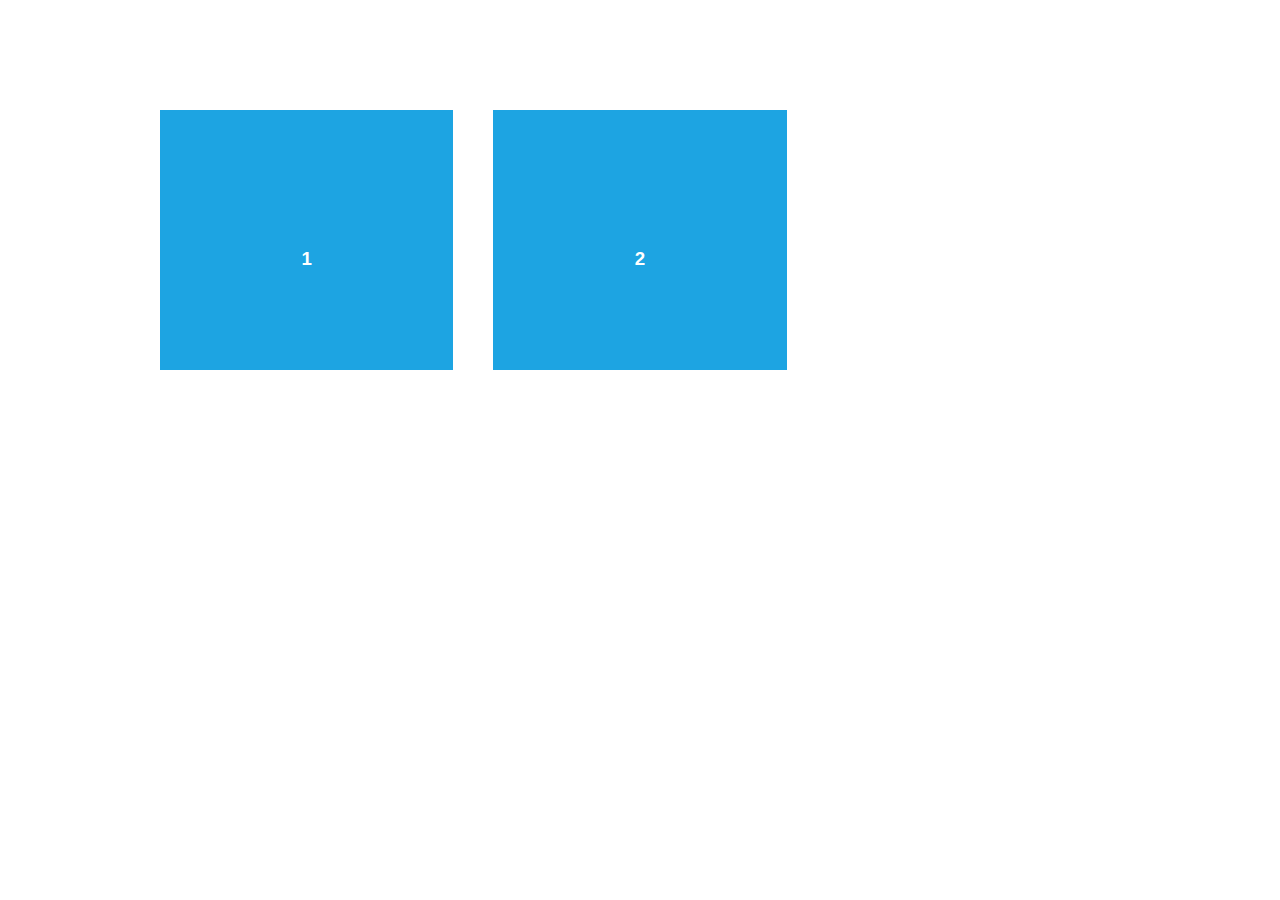
<file: plugin/aos-master/demo/async.html>
<!DOCTYPE html>
<html>
  <head>
    <meta charset="utf-8">
    <title>AOS - Animate on scroll library</title>
    <meta name="viewport" content="width=device-width">
    <link rel="stylesheet" href="css/styles.css" />
    <link rel="stylesheet" href="../dist/aos.css" />
  </head>
  <body>
    <div id="aos-demo" class="aos-all"></div>

    <script src="../dist/aos.js"></script>
    <script>
      AOS.init({
        easing: 'ease-in-out-sine'
      });

      setInterval(addItem, 300);

      var itemsCounter = 1;
      var container = document.getElementById('aos-demo');

      function addItem () {
        if (itemsCounter > 42) return;
        var item = document.createElement('div');
        item.classList.add('aos-item');
        item.setAttribute('data-aos', 'fade-up');
        item.innerHTML = '<div class="aos-item__inner"><h3>' + itemsCounter + '</h3></div>';
        container.appendChild(item);
        itemsCounter++;
      }
    </script>
  </body>
</html>
</file>
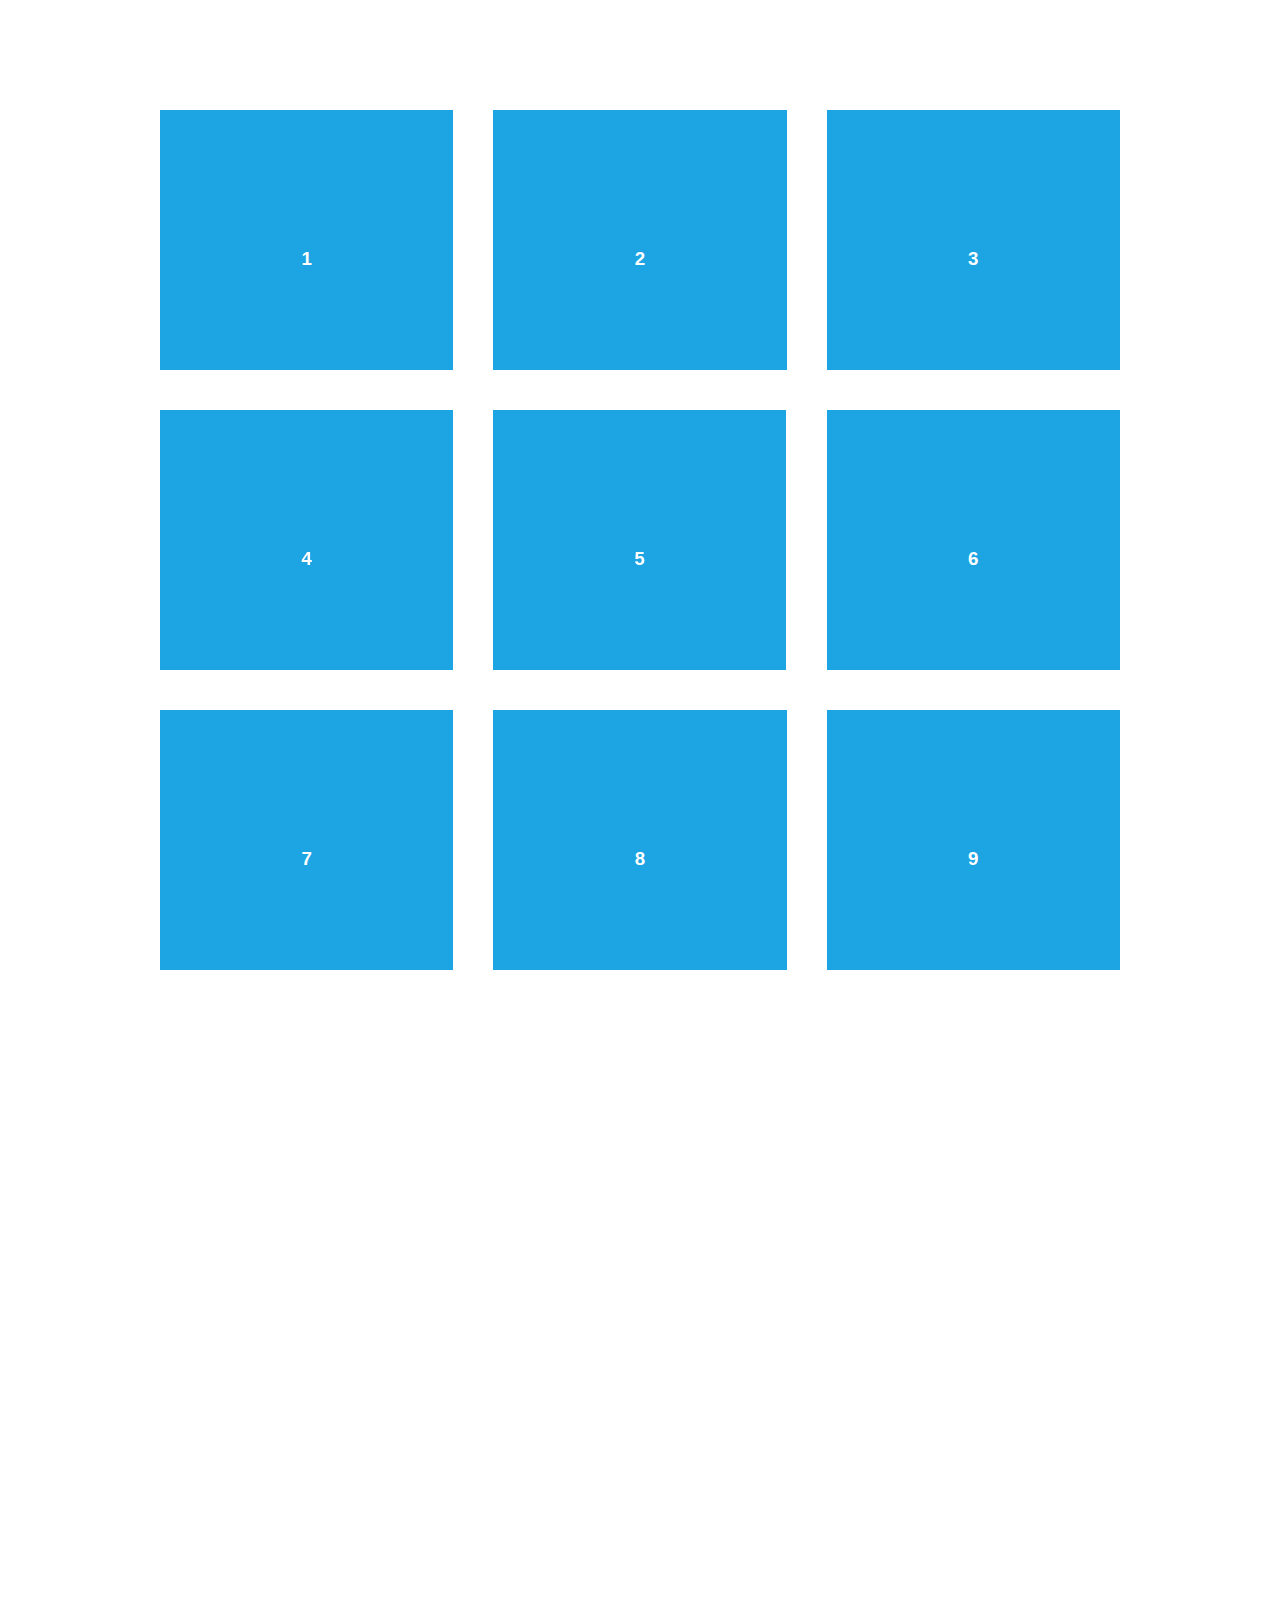
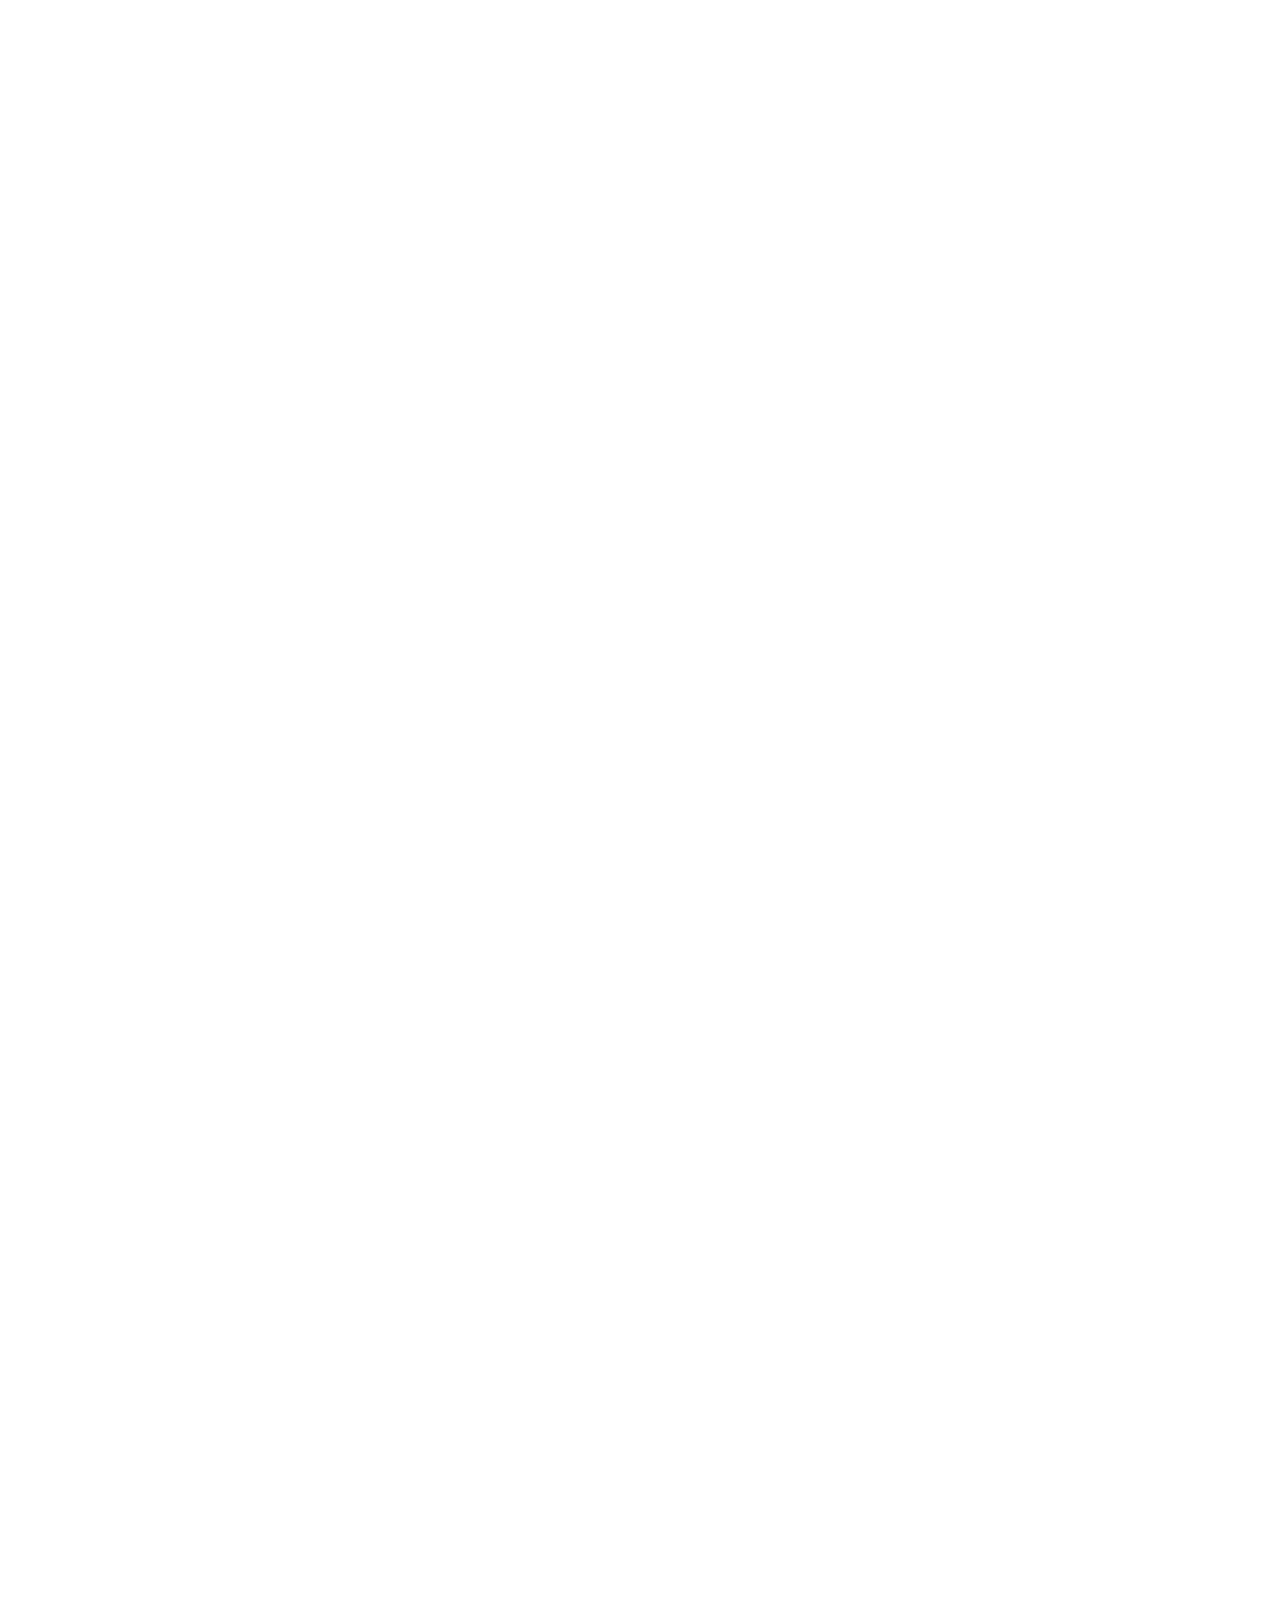
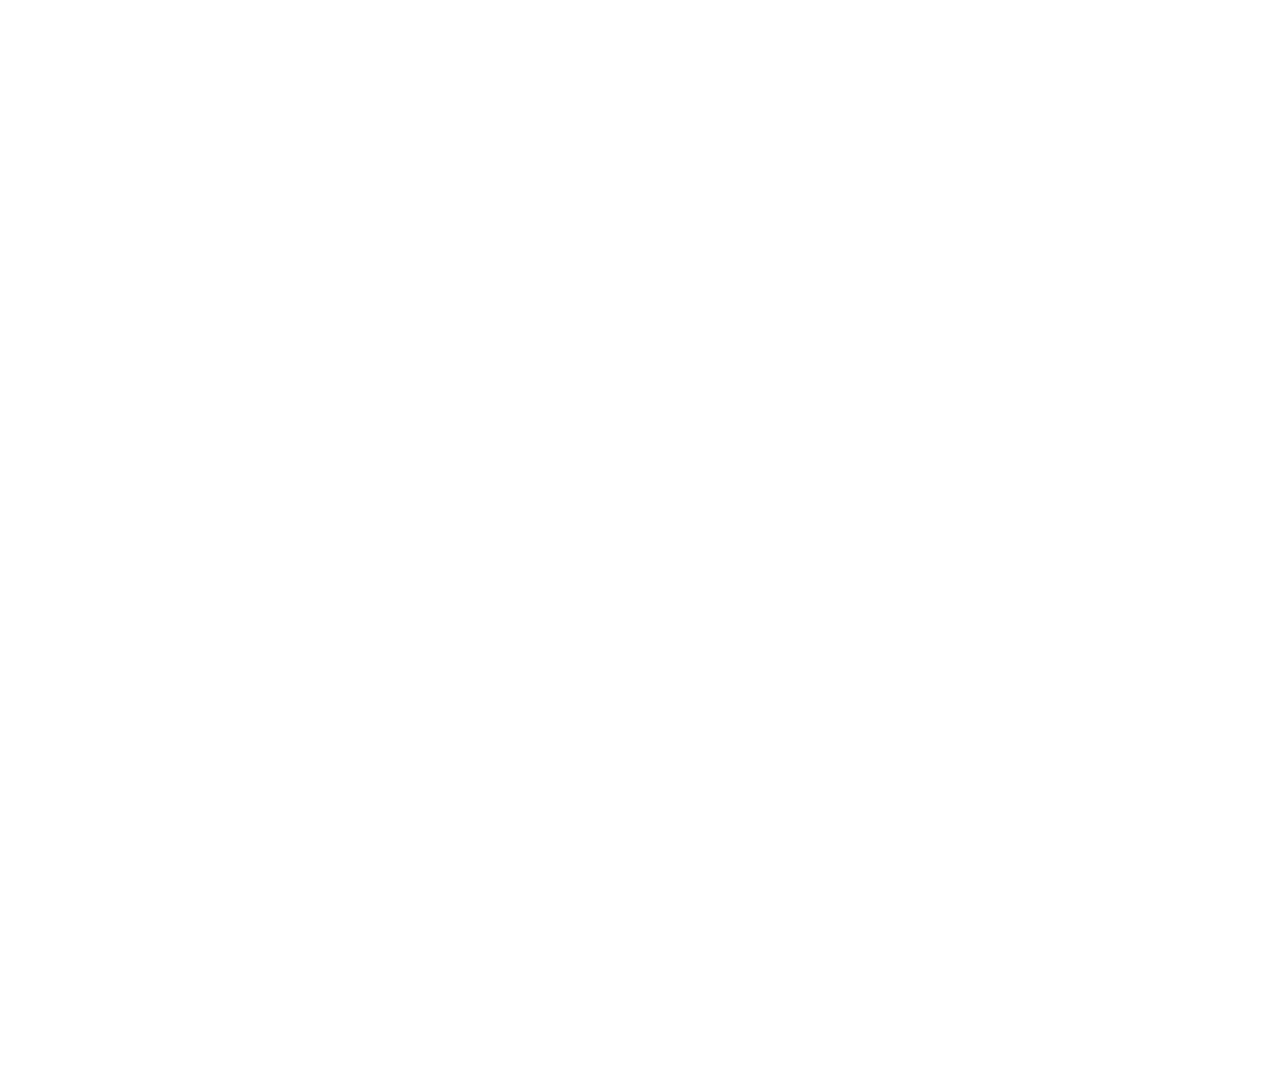
<file: plugin/aos-master/demo/simple.html>
<!DOCTYPE html>
<html>
  <head>
    <meta charset="utf-8">
    <title>AOS - Animate on scroll library</title>
    <meta name="viewport" content="width=device-width">
    <link rel="stylesheet" href="css/styles.css" />
    <link rel="stylesheet" href="../dist/aos.css" />
    <!--[if lt IE 9]>
    <script src="//html5shiv.googlecode.com/svn/trunk/html5.js"></script>
    <![endif]-->
  </head>
  <body>
    <div id="transcroller-body" class="aos-all">
      <div class="aos-item" data-aos="fade-up">
        <div class="aos-item__inner"><h3>1</h3></div>
      </div>
      <div class="aos-item" data-aos="fade-down">
        <div class="aos-item__inner"><h3>2</h3></div>
      </div>
      <div class="aos-item" data-aos="zoom-out-down">
        <div class="aos-item__inner"><h3>3</h3></div>
      </div>
      <div class="aos-item" data-aos="flip-down">
        <div class="aos-item__inner"><h3>4</h3></div>
      </div>
      <div class="aos-item" data-aos="flip-up">
        <div class="aos-item__inner"><h3>5</h3></div>
      </div>
      <div class="aos-item" data-aos="fade-down">
        <div class="aos-item__inner"><h3>6</h3></div>
      </div>
      <div class="aos-item" data-aos="fade-in">
        <div class="aos-item__inner"><h3>7</h3></div>
      </div>
      <div class="aos-item" data-aos="fade-down">
        <div class="aos-item__inner"><h3>8</h3></div>
      </div>
      <div class="aos-item" data-aos="fade-in">
        <div class="aos-item__inner"><h3>9</h3></div>
      </div>
      <div class="aos-item" data-aos="fade-down">
        <div class="aos-item__inner"><h3>10</h3></div>
      </div>
      <div class="aos-item" data-aos="fade-up">
        <div class="aos-item__inner"><h3>11</h3></div>
      </div>
      <div class="aos-item" data-aos="fade-down">
        <div class="aos-item__inner"><h3>12</h3></div>
      </div>
      <div class="aos-item" data-aos="fade-in">
        <div class="aos-item__inner"><h3>13</h3></div>
      </div>
      <div class="aos-item" data-aos="fade-up">
        <div class="aos-item__inner"><h3>14</h3></div>
      </div>
      <div class="aos-item" data-aos="fade-in">
        <div class="aos-item__inner"><h3>15</h3></div>
      </div>
      <div class="aos-item" data-aos="fade-up">
        <div class="aos-item__inner"><h3>16</h3></div>
      </div>
      <div class="aos-item" data-aos="fade-down">
        <div class="aos-item__inner"><h3>17</h3></div>
      </div>
      <div class="aos-item" data-aos="fade-up">
        <div class="aos-item__inner"><h3>18</h3></div>
      </div>
      <div class="aos-item" data-aos="zoom-out">
        <div class="aos-item__inner"><h3>19</h3></div>
      </div>
      <div class="aos-item" data-aos="fade-up">
        <div class="aos-item__inner"><h3>20</h3></div>
      </div>
      <div class="aos-item" data-aos="zoom-out">
        <div class="aos-item__inner"><h3>21</h3></div>
      </div>
      <div class="aos-item" data-aos="fade-in">
        <div class="aos-item__inner"><h3>22</h3></div>
      </div>
      <div class="aos-item" data-aos="zoom-out-up">
        <div class="aos-item__inner"><h3>23</h3></div>
      </div>
      <div class="aos-item" data-aos="zoom-out-down">
        <div class="aos-item__inner"><h3>24</h3></div>
      </div>
      <div class="aos-item" data-aos="fade-in">
        <div class="aos-item__inner"><h3>25</h3></div>
      </div>
      <div class="aos-item" data-aos="fade-in">
        <div class="aos-item__inner"><h3>26</h3></div>
      </div>
      <div class="aos-item" data-aos="fade-in">
        <div class="aos-item__inner"><h3>27</h3></div>
      </div>
      <div class="aos-item" data-aos="fade-in">
        <div class="aos-item__inner"><h3>28</h3></div>
      </div>
      <div class="aos-item" data-aos="fade-in">
        <div class="aos-item__inner"><h3>29</h3></div>
      </div>
      <div class="aos-item" data-aos="fade-in">
        <div class="aos-item__inner"><h3>30</h3></div>
      </div>
      <div class="aos-item" data-aos="fade-in">
        <div class="aos-item__inner"><h3>31</h3></div>
      </div>
      <div class="aos-item" data-aos="fade-in">
        <div class="aos-item__inner"><h3>32</h3></div>
      </div>
      <div class="aos-item" data-aos="fade-in">
        <div class="aos-item__inner"><h3>33</h3></div>
      </div>
      <div class="aos-item" data-aos="fade-in">
        <div class="aos-item__inner"><h3>34</h3></div>
      </div>
      <div class="aos-item" data-aos="fade-in">
        <div class="aos-item__inner"><h3>35</h3></div>
      </div>
      <div class="aos-item" data-aos="fade-in">
        <div class="aos-item__inner"><h3>36</h3></div>
      </div>
      <div class="aos-item" data-aos="fade-in">
        <div class="aos-item__inner"><h3>37</h3></div>
      </div>
      <div class="aos-item" data-aos="fade-in">
        <div class="aos-item__inner"><h3>38</h3></div>
      </div>
      <div class="aos-item" data-aos="fade-in">
        <div class="aos-item__inner"><h3>39</h3></div>
      </div>
      <div class="aos-item" data-aos="fade-in">
        <div class="aos-item__inner"><h3>40</h3></div>
      </div>
      <div class="aos-item" data-aos="fade-in">
        <div class="aos-item__inner"><h3>41</h3></div>
      </div>
      <div class="aos-item" data-aos="fade-in">
        <div class="aos-item__inner"><h3>42</h3></div>
      </div>
    </div>

    <script src="../dist/aos.js"></script>
    <script>
      AOS.init({
        easing: 'ease-in-out-sine'
      });
    </script>

    <!-- <script src="//cdnjs.cloudflare.com/ajax/libs/require.js/2.1.11/require.min.js"></script>
    <script>
      requirejs.config({
          baseUrl: '../dist',
      });

      require(['aos'], function(AOS){
          AOS.init({
              easing: 'ease-in-out-sine'
          });
      });
    </script> -->
  </body>
</html>
</file>
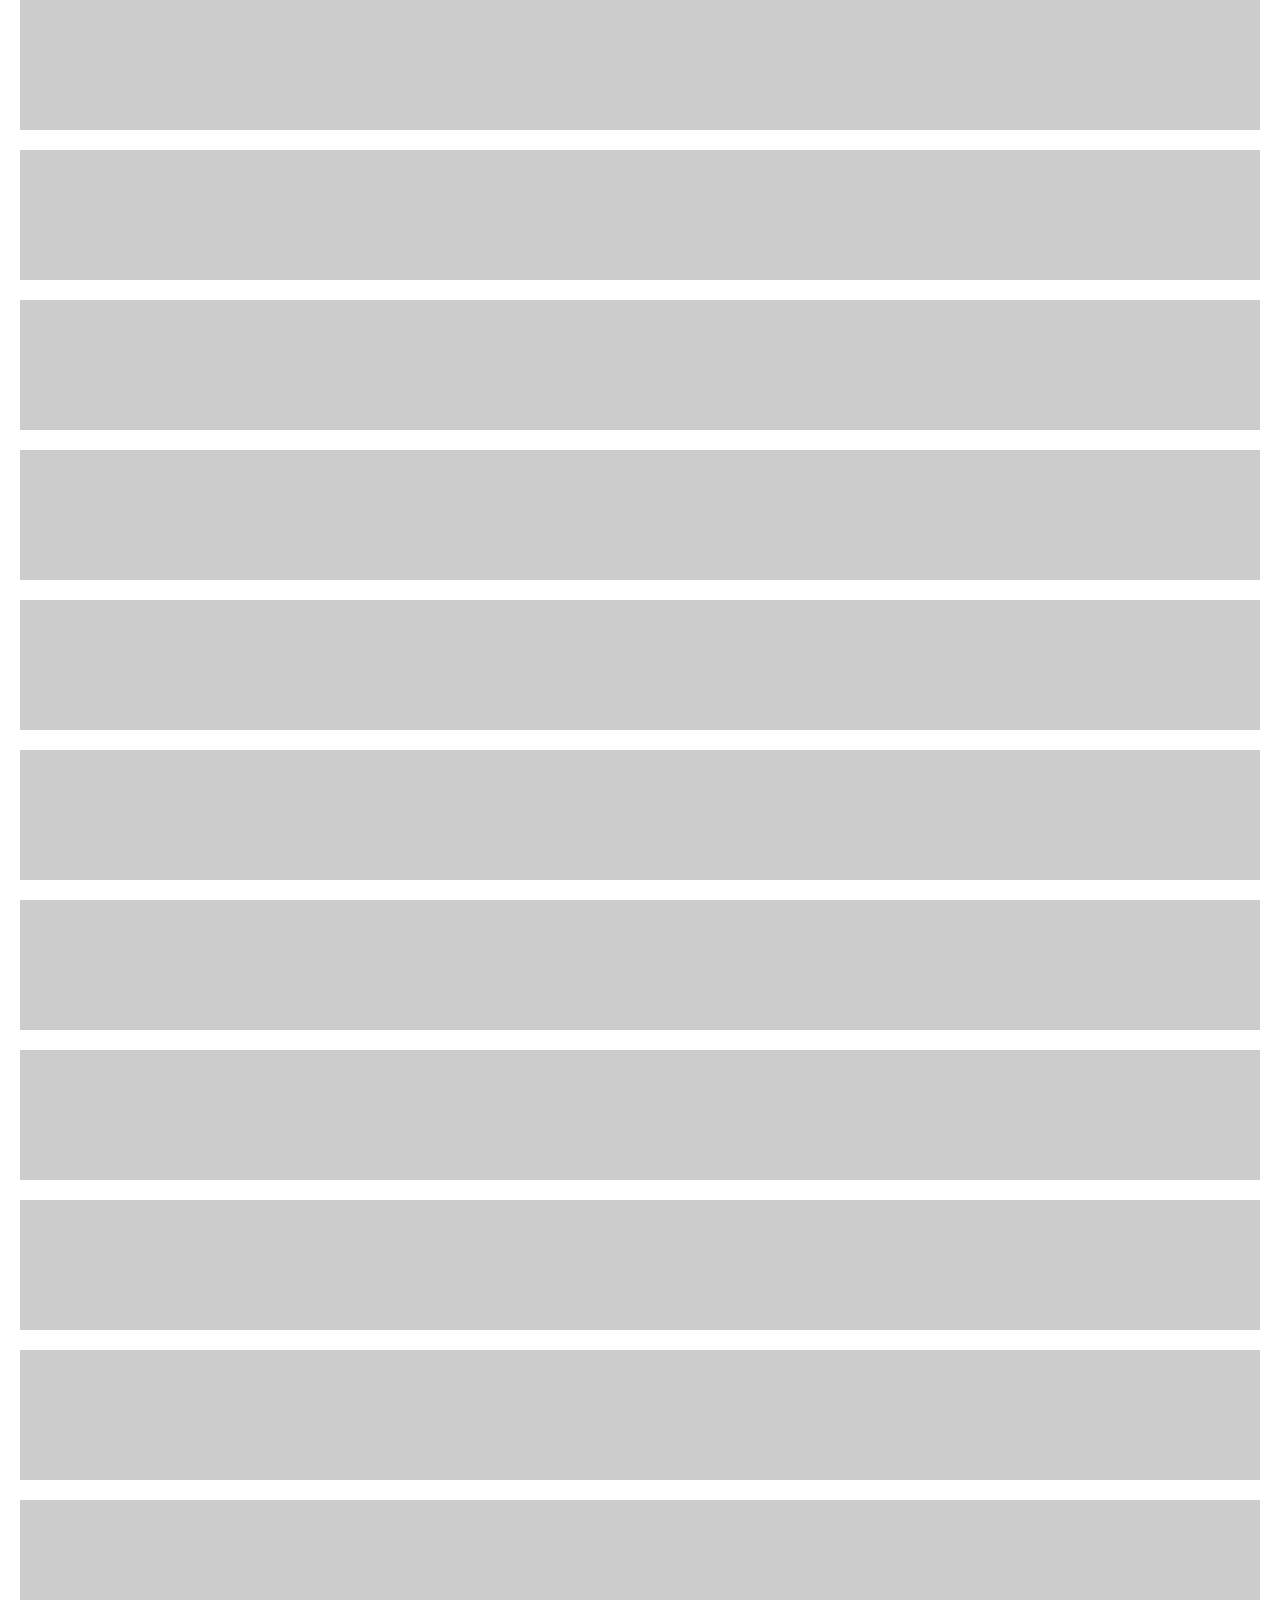
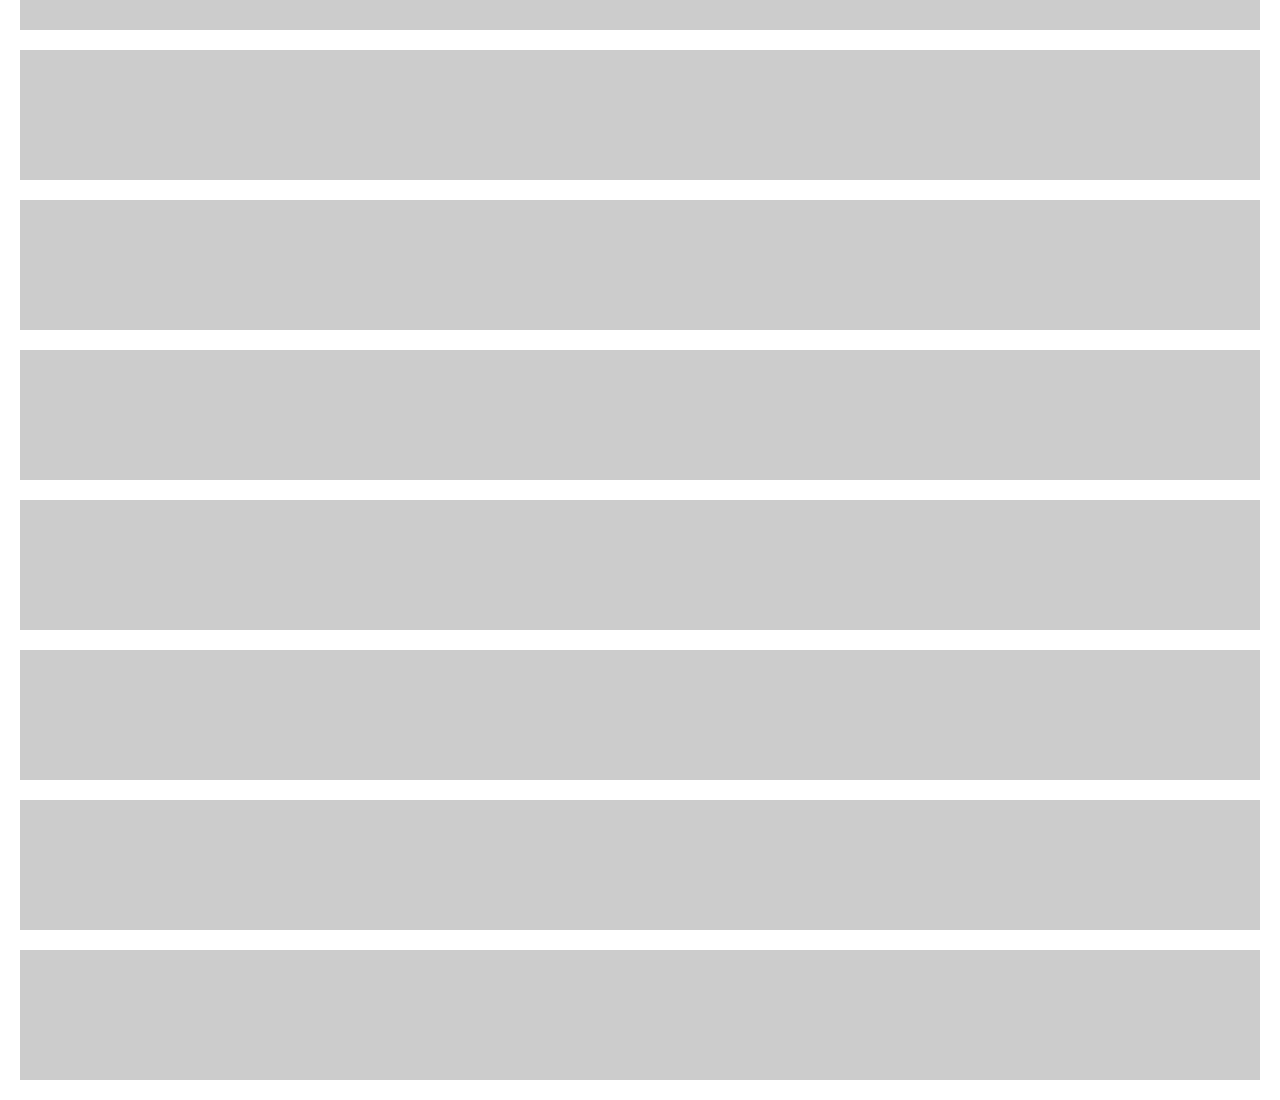
<file: plugin/aos-master/test/fixtures/aos-offset.fixture.html>
<!DOCTYPE html>
<html>
  <head>
    <title></title>
    <style type="text/css">
      * {box-sizing: border-box;}
      body {
        margin: 0; padding: 0 20px; text-align: center;
      }
      .aos-item {
        width: 100%; height: 130px; margin: 0 0 20px 0; background: #ccc;
      }
    </style>
  </head>
  <body class="body">
    <div class="aos-item aos-item--1" data-aos-offset="50" data-aos="fade"></div>
    <div class="aos-item aos-item--2" data-aos-offset="50" data-aos="fade-up"></div>
    <div class="aos-item aos-item--3" data-aos-offset="50" data-aos="fade-down"></div>
    <div class="aos-item aos-item--4" data-aos-offset="50" data-aos="fade-left"></div>
    <div class="aos-item aos-item--5" data-aos-offset="50" data-aos="fade-right"></div>
    <div class="aos-item aos-item--6" data-aos-offset="50" data-aos="flip-up"></div>
    <div class="aos-item aos-item--7" data-aos-offset="50" data-aos="flip-down"></div>
    <div class="aos-item aos-item--8" data-aos-offset="50" data-aos="flip-left"></div>
    <div class="aos-item aos-item--9" data-aos-offset="50" data-aos="flip-right"></div>
    <div class="aos-item aos-item--10" data-aos-offset="50" data-aos="zoom-in"></div>
    <div class="aos-item aos-item--11" data-aos-offset="50" data-aos="zoom-in-up"></div>
    <div class="aos-item aos-item--12" data-aos-offset="50" data-aos="zoom-in-down"></div>
    <div class="aos-item aos-item--13" data-aos-offset="50" data-aos="zoom-in-left"></div>
    <div class="aos-item aos-item--14" data-aos-offset="50" data-aos="zoom-in-right"></div>
    <div class="aos-item aos-item--15" data-aos-offset="50" data-aos="slide-up"></div>
    <div class="aos-item aos-item--16" data-aos-offset="50" data-aos="slide-down"></div>
    <div class="aos-item aos-item--17" data-aos-offset="50" data-aos="slide-left"></div>
    <div class="aos-item aos-item--18" data-aos-offset="50" data-aos="slide-right"></div>
  </body>
</html>
</file>
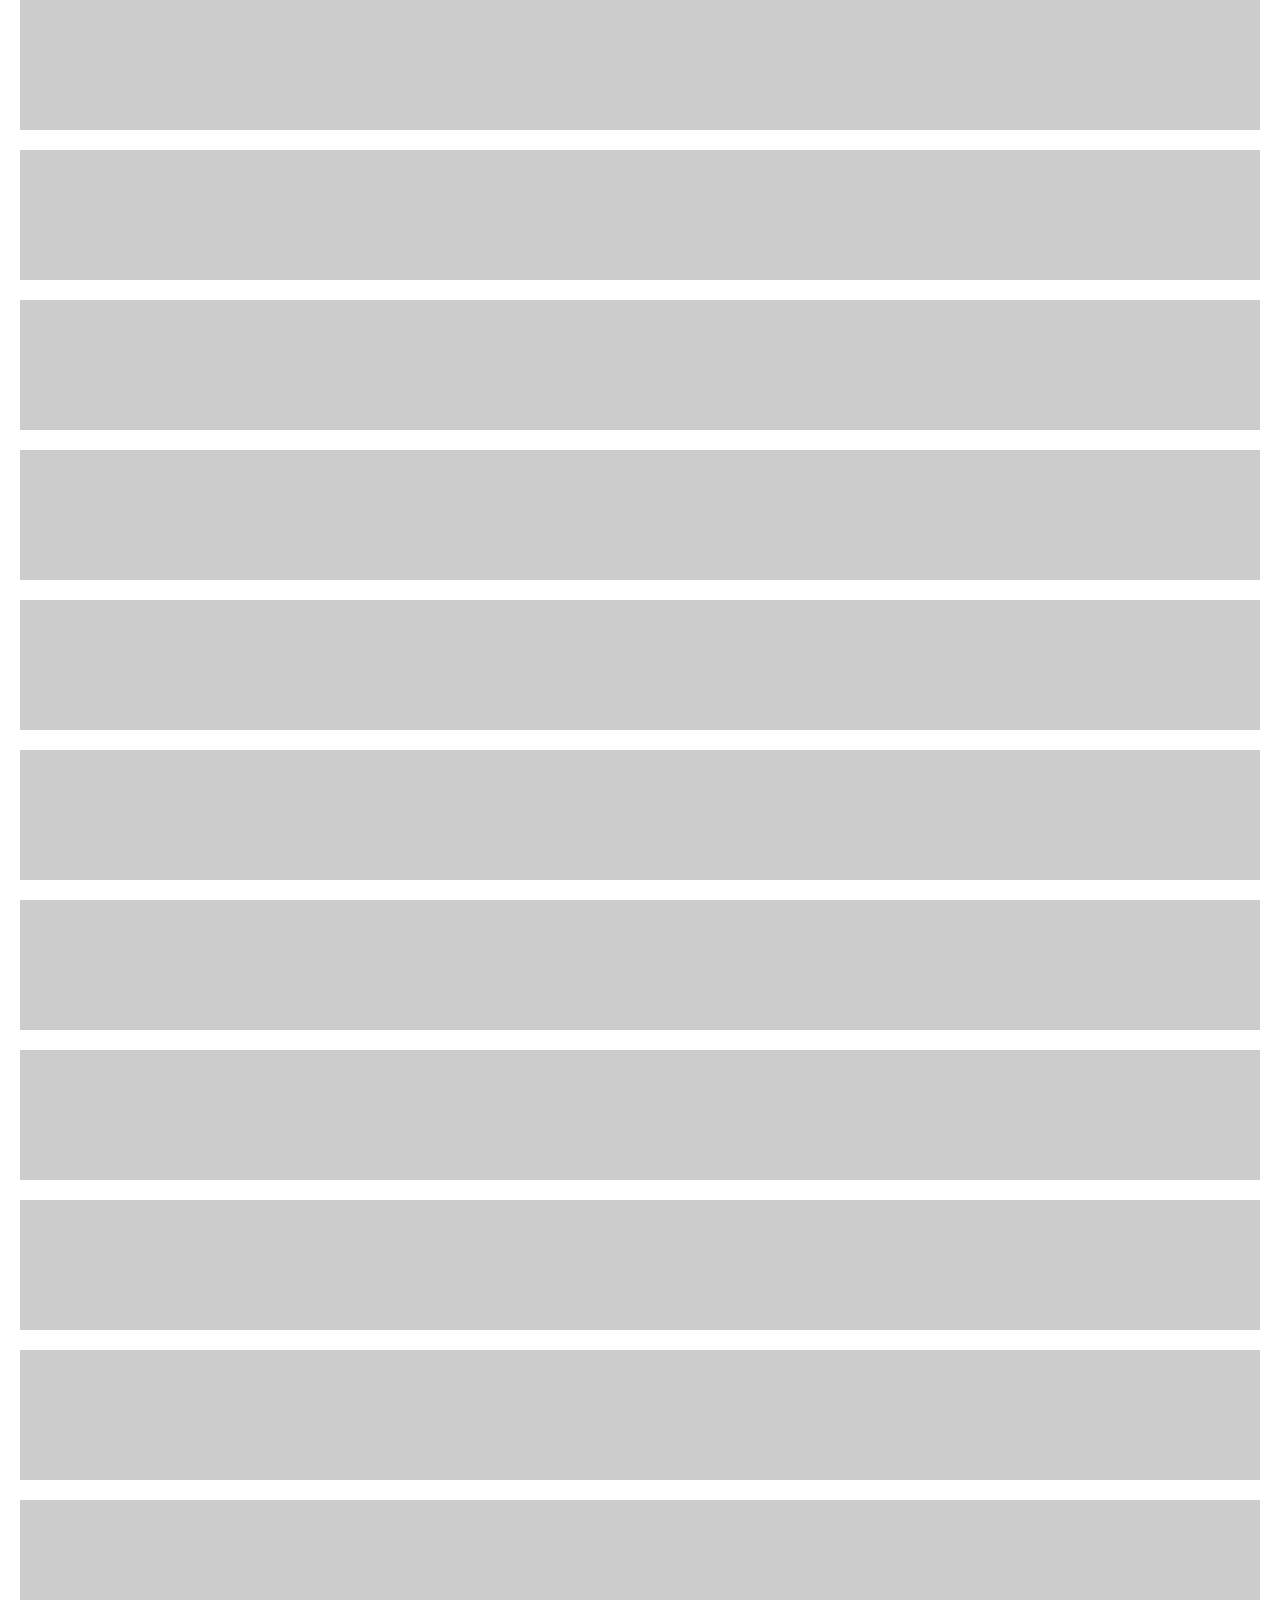
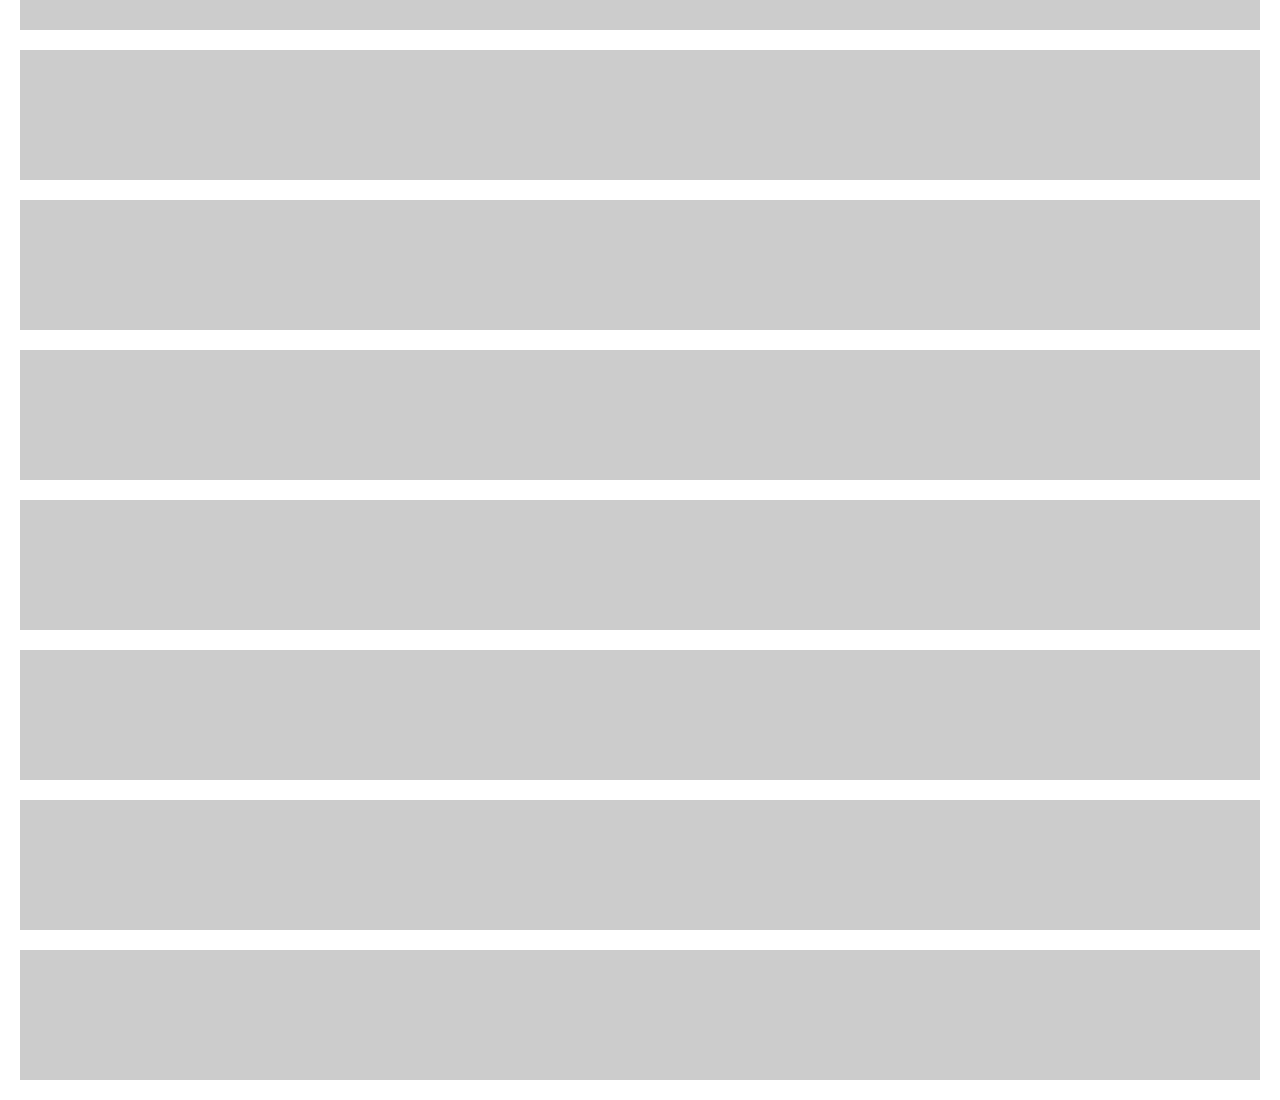
<file: plugin/aos-master/test/fixtures/aos.fixture.html>
<!DOCTYPE html>
<html>
  <head>
    <title></title>
    <style type="text/css">
      * {box-sizing: border-box;}
      body {
        margin: 0; padding: 0 20px; text-align: center;
      }
      .aos-item {
        width: 100%; height: 130px; margin: 0 0 20px 0; background: #ccc;
      }
    </style>
  </head>
  <body class="body">
    <div class="aos-item aos-item--1" data-aos="fade"></div>
    <div class="aos-item aos-item--2" data-aos="fade-up"></div>
    <div class="aos-item aos-item--3" data-aos="fade-down"></div>
    <div class="aos-item aos-item--4" data-aos="fade-left"></div>
    <div class="aos-item aos-item--5" data-aos="fade-right"></div>
    <div class="aos-item aos-item--6" data-aos="flip-up"></div>
    <div class="aos-item aos-item--7" data-aos="flip-down"></div>
    <div class="aos-item aos-item--8" data-aos="flip-left"></div>
    <div class="aos-item aos-item--9" data-aos="flip-right"></div>
    <div class="aos-item aos-item--10" data-aos="zoom-in"></div>
    <div class="aos-item aos-item--11" data-aos="zoom-in-up"></div>
    <div class="aos-item aos-item--12" data-aos="zoom-in-down"></div>
    <div class="aos-item aos-item--13" data-aos="zoom-in-left"></div>
    <div class="aos-item aos-item--14" data-aos="zoom-in-right"></div>
    <div class="aos-item aos-item--15" data-aos="slide-up"></div>
    <div class="aos-item aos-item--16" data-aos="slide-down"></div>
    <div class="aos-item aos-item--17" data-aos="slide-left"></div>
    <div class="aos-item aos-item--18" data-aos="slide-right"></div>
  </body>
</html>
</file>
<file: css/style.css>
@font-face {
  src: url("../vazir-font-v27.2.2-Fontjo.com/Vazir-Black.woff") format("woff");
  src: url("../vazir-font-v27.2.2-Fontjo.com/Vazir-Black.woff2") format("woff2");
  font-family: vazir;
  font-weight: normal;
}
@font-face {
  font-family: "IranSans";
  src: url("../iran-sans/iransans/IRANSansWeb_Medium.eot"); /* برای اینترنت اکسپلورر */
  src: url("../iran-sans/iransans/IRANSansWeb_Medium.eot?#iefix")
      format("embedded-opentype"),
    url("../iran-sans/iransans/IRANSansWeb_Medium.ttf") format("truetype"),
    url("../iran-sans/iransans/IRANSansWeb_Medium.svg#IranSans") format("svg");
  font-weight: normal;
  font-style: normal;
}

body {
  background-color: aliceblue;
  font-family: IranSans;
  overflow-x: hidden;
  margin: 0;
  padding: 0;
  box-sizing: border-box;
}
:root {
  --bg-color: #10223a;
  --bg-color-light: #57e6f6;
  --color-white: #c4c4c5;
}
.text-justify {
  text-align: justify !important;
}
.fa-numbers {
  font-family: IranSans;
}
.fs-7 {
  font-size: 0.8em;
}
a {
  color: inherit;
  text-decoration: none;
  transition: all 0.2s ease;
  -webkit-transition: all 0.2s ease;
  -moz-transition: all 0.2s ease;
  -ms-transition: all 0.2s ease;
  -o-transition: all 0.2s ease;
}
a:hover {
  color: var(--bg-color-light);
}
/* navbar */
#navbar {
  width: 100%;
  min-height: 14vh;
  max-height: 36vh;
  background-color: #fff;
  border-bottom: 1px solid var(--color-white);
  position: sticky;
  top: 0;
  z-index: 999;
}
.navbar-top ul {
  list-style: none;
}
.navbar-bottom ul {
  list-style: none;
}
.logo img {
  width: 14vh;
  height: 10vh;
}
#navbar .search-box {
  position: relative;
}
.search-input {
  height: 7vh;
  padding: 7px 20px 7px 10px;
  font-size: 2.3vh;
  border: none;
  background-color: #f1f2f4;
  border-radius: 5px;
  -webkit-border-radius: 5px;
  -moz-border-radius: 5px;
  -ms-border-radius: 5px;
  -o-border-radius: 5px;
}
.search-input:focus {
  outline: none;
}
.search-btn {
  position: absolute;
  left: 10vh;
  top: 50%;
  transform: translateY(-50%);
  height: 5vh;
  padding: 0 15px;
  font-size: 1.8vh;
  border: none;
  background-color: var(--bg-color);
  color: white;
  cursor: pointer;
  border-radius: 5px;
  -webkit-border-radius: 5px;
  -moz-border-radius: 5px;
  -ms-border-radius: 5px;
  -o-border-radius: 5px;
}
svg {
  transition: all 0.2s ease;
  -webkit-transition: all 0.2s ease;
  -moz-transition: all 0.2s ease;
  -ms-transition: all 0.2s ease;
  -o-transition: all 0.2s ease;
}
.dropdown {
  position: relative;
  cursor: pointer;
  transition: all 0.2s ease;
  -webkit-transition: all 0.2s ease;
  -moz-transition: all 0.2s ease;
  -ms-transition: all 0.2s ease;
  -o-transition: all 0.2s ease;
}
.rotare-to-up {
  transform: rotate(-180deg);
  -webkit-transform: rotate(-180deg);
  -moz-transform: rotate(-180deg);
  -ms-transform: rotate(-180deg);
  -o-transform: rotate(-180deg);
}
.dropdown:hover {
  color: var(--bg-color-light);
}
#menu-dropdown {
  width: 180vh;
  height: 60vh;
  color: rgb(109, 109, 109);
  background-color: #fff;
  position: absolute;
  top: 8vh;
  right: -20vh;
  box-shadow: 0px 0px 4px gray;
  border-radius: 5px;
  -webkit-border-radius: 5px;
  -moz-border-radius: 5px;
  -ms-border-radius: 5px;
  -o-border-radius: 5px;
  display: none;
}
.menu-dropdown-show {
  display: block !important;
}
#menu-dropdown li {
  margin-top: 20px;
  font-size: 1.7vh;
}
.pic img {
  width: 28vh;
  height: 20vh;
}
.menu-dropdown p {
  font-size: 2vh;
  padding: 6px;
  border-right: 1px solid var(--bg-color);
}
.rigester {
  background-color: var(--bg-color);
  color: #fff;
  padding: 6px 15px;
  border-radius: 4px;
  -webkit-border-radius: 4px;
  -moz-border-radius: 4px;
  -ms-border-radius: 4px;
  -o-border-radius: 4px;
  position: relative;
  cursor: pointer;
}
.icon {
  padding: 8px 13px;
  transition: all 0.3s ease;
  -webkit-transition: all 0.3s ease;
  -moz-transition: all 0.3s ease;
  -ms-transition: all 0.3s ease;
  -o-transition: all 0.3s ease;
  border-radius: 4px;
  -webkit-border-radius: 4px;
  -moz-border-radius: 4px;
  -ms-border-radius: 4px;
  -o-border-radius: 4px;
  position: relative;
}
.icon:hover {
  background-color: #d2efff;
}
.navbar-top svg {
  color: #62b1db;
  transition: all 0.1s ease;
  -webkit-transition: all 0.1s ease;
  -moz-transition: all 0.1s ease;
  -ms-transition: all 0.1s ease;
  -o-transition: all 0.1s ease;
}
.count-store {
  width: 3.5vh;
  height: 3.5vh;
  text-align: center;
  position: absolute;
  top: -1vh;
  right: -1vh;
  background-color: var(--bg-color-light);
  color: #000;
  border-radius: 50%;
  -webkit-border-radius: 50%;
  -moz-border-radius: 50%;
  -ms-border-radius: 50%;
  -o-border-radius: 50%;
}
.section-nav-mobile {
  width: 70%;
  height: 100vh;
  background-color: #fff;
  position: absolute;
  top: 0;
  overflow-y: scroll;
  overflow-x: hidden;
  display: none;
}
.bi-x-circle-fill {
  cursor: pointer;
}
.section-nav-mobile .search-btn {
  position: absolute;
  left: 3vh;
  top: 76%;
  transform: translateY(-50%);
  height: 5vh;
  padding: 0 15px;
  font-size: 1.8vh;
  border: none;
  background-color: var(--bg-color);
  color: white;
  cursor: pointer;
  border-radius: 5px;
  -webkit-border-radius: 5px;
  -moz-border-radius: 5px;
  -ms-border-radius: 5px;
  -o-border-radius: 5px;
  -webkit-transform: translateY(-50%);
  -moz-transform: translateY(-50%);
  -ms-transform: translateY(-50%);
  -o-transform: translateY(-50%);
}
.section-nav-mobile li {
  font-size: 3vh;
}
#menu-dropdown-mobile .bi-caret-down-fill {
  transition: all 0.3s ease;
  -webkit-transition: all 0.3s ease;
  -moz-transition: all 0.3s ease;
  -ms-transition: all 0.3s ease;
  -o-transition: all 0.3s ease;
}
#menu-dropdown-mobile:hover .bi-caret-down-fill {
  transform: rotate(-180deg);
  -webkit-transform: rotate(-180deg);
  -moz-transform: rotate(-180deg);
  -ms-transform: rotate(-180deg);
  -o-transform: rotate(-180deg);
}
.item-nav-mobile li {
  list-style: none;
  margin-top: 20px;
  cursor: pointer;
}
.menu-dropdown-mobile {
  display: none;
  box-shadow: 0 3px 8px gray;
}
.menu-dropdown-mobile-show {
  display: block;
}
.menu-dropdown-mobile li {
  font-size: 1.9vh;
  padding: 10px;
}
.menu-dropdown-mobile li:hover {
  background-color: #c3eaff;
}
.menu-dropdown-mobile .h6 {
  font-size: 2.4vh;
}
.btn-nav-mobile svg {
  border: 2px solid #007bff;
  border-radius: 4px;
  -webkit-border-radius: 4px;
  -moz-border-radius: 4px;
  -ms-border-radius: 4px;
  -o-border-radius: 4px;
}
.dashboard {
  width: 35vh;
  max-height: 55vh;
  font-size: 2vh;
  background-color: #fff;
  position: absolute;
  top: 11vh;
  left: 16vh;
  box-shadow: 0 2px 5px gray;
  border-radius: 4px;
  -webkit-border-radius: 4px;
  -moz-border-radius: 4px;
  -ms-border-radius: 4px;
  -o-border-radius: 4px;
  display: none;
}
.dashboard-show {
  display: block;
}
.dashboard li {
  list-style: none;
  margin-top: 15px;
  padding: 6px;
}
.dashboard li:hover {
  background-color: rgb(235, 235, 235);
  border-radius: 5px;
  -webkit-border-radius: 5px;
  -moz-border-radius: 5px;
  -ms-border-radius: 5px;
  -o-border-radius: 5px;
}
.dashboard a:hover {
  color: black;
}
.account {
  height: 6vh;
  border-bottom: 1px solid gray;
}
.notif {
  width: 3.8vh;
  height: 3.8vh;
  background-color: #007bff;
  text-align: center;
  border-radius: 50%;
  -webkit-border-radius: 50%;
  -moz-border-radius: 50%;
  -ms-border-radius: 50%;
  -o-border-radius: 50%;
  display: flex;
  align-items: center;
  justify-content: center;
  color: #fff;
  position: absolute;
  left: 0;
  top: 0;
  z-index: 1;
}
.notif::after {
  content: "";
  position: absolute;
  width: 100%;
  height: 100%;
  background-color: rgba(0, 123, 255, 0.5);
  border-radius: 50%;
  animation: pulse 1.5s infinite;
  -webkit-animation: pulse 1.5s infinite;
  z-index: -1;
}

/* تعریف انیمیشن */
@keyframes pulse {
  0% {
    transform: scale(1);
    opacity: 0.8;
  }

  100% {
    transform: scale(2.5); /* بزرگ‌تر شدن بیشتر */
    opacity: 0; /* محو شدن */
  }
}
@media (max-width: 480px) {
  .rigester {
    font-size: 1.7vh;
  }
  .icon {
    width: 5px;
    height: 40px;
  }
  .search-input {
    font-size: 2vh;
  }
}

@media (min-width: 480px) and (max-width: 768px) {
  .rigester {
    font-size: 1.7vh;
  }
  #navbar {
    position: relative;
  }
  .logo {
    position: absolute;
    left: 50%;
    transform: translate(-0%, 0%);
    -webkit-transform: translate(-0%, 0%);
    -moz-transform: translate(-0%, 0%);
    -ms-transform: translate(-0%, 0%);
    -o-transform: translate(-0%, 0%);
  }
  .search-input {
    font-size: 2vh;
  }
}

/* End navbar */
/* start swiper header */
#header {
  width: 100%;
}
.right-header {
  clip-path: polygon(0 0, 60% 0, 100% 100%, 0% 100%);
  background-color: #3a3a3a;
  height: 83vh;
  position: relative;
}
body {
  position: relative;
  height: 100%;
}

.swiper {
  width: 100%;
  height: 100%;
}

.swiper-slide {
  text-align: center;
  font-size: 18px;
  display: flex;
  justify-content: center;
  align-items: center;
}

.left-header .swiper-slide img {
  display: block;

  object-fit: cover;
  animation: to-up 2s infinite alternate;
  -webkit-animation: to-up 2s infinite alternate;
}
.left-header {
  position: relative;
}
.left-header .blob-bottom {
  width: 95vh;
  height: 95vh;
  position: absolute;
  left: -10vh;
}
.right-header {
  color: var(--color-white);
  display: flex;
  flex-direction: column;
  align-items: flex-end;
  justify-content: center;
}
.right-header .title-text-box {
  height: auto;
}
.right-header .title-text {
  font-size: 5vh;
}
.right-header .title-text,
.right-header .pargraph-text {
  display: flex;
  justify-content: start;
}
.right-header button {
  background-color: var(--color-white);
  border: 1px solid var(--color-white);
  padding: 9px;
  border-radius: 4px;
  -webkit-border-radius: 4px;
  -moz-border-radius: 4px;
  -ms-border-radius: 4px;
  -o-border-radius: 4px;
}
.right-header button:hover {
  background-color: var(--bg-color-light);
  border: 1px solid var(--bg-color-light);
}

@keyframes to-up {
  0% {
    transform: translateY(0px);
    -webkit-transform: translateY(0px);
    -moz-transform: translateY(0px);
    -ms-transform: translateY(0px);
    -o-transform: translateY(0px);
  }
  100% {
    transform: translateY(-20px);
    -webkit-transform: translateY(-20px);
    -moz-transform: translateY(-20px);
    -ms-transform: translateY(-20px);
    -o-transform: translateY(-20px);
  }
}
.product .row {
  display: flex;
  justify-content: start;
}

.product .card {
  box-shadow: 0 1px 10px rgb(133, 133, 133);
  padding: 5px;
}
.product .card img {
  transition: all 0.4s ease-out;
  -webkit-transition: all 0.4s ease-out;
  -moz-transition: all 0.4s ease-out;
  -ms-transition: all 0.4s ease-out;
  -o-transition: all 0.4s ease-out;
}
.product .card:hover img {
  transform: scale(1.1);
  -webkit-transform: scale(1.1);
  -moz-transform: scale(1.1);
  -ms-transform: scale(1.1);
  -o-transform: scale(1.1);
}
.product .card:hover {
  background-color: var(--bg-color-light);
}
.product .card span {
  font-size: 1.1rem;
}
.product a {
  display: flex;
  color: inherit;
  text-decoration: none;
}
#product-discount {
  width: 97%;
  height: 60vh;
  background-color: var(--bg-color);
  margin: 0 auto;
  margin-bottom: 3vh;
  border-radius: 3px;
  -webkit-border-radius: 3px;
  -moz-border-radius: 3px;
  -ms-border-radius: 3px;
  -o-border-radius: 3px;
  overflow: hidden;
}

.product-discount .swiper {
  width: 100%;
  height: 100%;
}

.product-discount .swiper-slide {
  height: 56vh;
  text-align: center;
  font-size: 18px;
  background: #fff;
  display: flex;
  justify-content: center;
  align-items: center;
  position: relative;
  transition: all 0.3s ease-out;
  -webkit-transition: all 0.3s ease-out;
  -moz-transition: all 0.3s ease-out;
  -ms-transition: all 0.3s ease-out;
  -o-transition: all 0.3s ease-out;
}
.product-discount .swiper-slide:hover {
  background-color: var(--bg-color-light);
}
.product-discount .swiper-slide:hover img {
  transform: scale(1.1);
  -webkit-transform: scale(1.1);
  -moz-transform: scale(1.1);
  -ms-transform: scale(1.1);
  -o-transform: scale(1.1);
}
.product-discount .present-off {
  position: absolute;
  width: 9vh;
  height: 12vh;
  top: -0.3vh;
  right: 0.5vh;
  background-color: var(--bg-color);
  color: #fff;
  clip-path: polygon(50% 0%, 100% 0, 100% 100%, 50% 73%, 0 100%, 0 0);
}
.product-discount .swiper-slide img {
  display: block;
  width: 20vh;
  height: 26vh;
  object-fit: cover;
  transition: all 0.3s ease-out;
  -webkit-transition: all 0.3s ease-out;
  -moz-transition: all 0.3s ease-out;
  -ms-transition: all 0.3s ease-out;
  -o-transition: all 0.3s ease-out;
}
.product-discount .slider .fa-numbers {
  font-size: 3.1vh;
}
.product-discount .slider button {
  padding: 5px;
  background-color: var(--bg-color);
  color: #fff;
  border: 1px solid var(--bg-color);
  transition: all 0.2s ease-out;
  -webkit-transition: all 0.2s ease-out;
  -moz-transition: all 0.2s ease-out;
  -ms-transition: all 0.2s ease-out;
  -o-transition: all 0.2s ease-out;
  border-radius: 3px;
  -webkit-border-radius: 3px;
  -moz-border-radius: 3px;
  -ms-border-radius: 3px;
  -o-border-radius: 3px;
}
.product-discount .slider button:hover {
  background-color: var(--bg-color-light);
  border: 1px solid var(--bg-color);
  color: var(--bg-color);
}
.timer-discount {
  color: var(--color-white);
}
.countdown-card {
  background-color: inherit;
  text-align: center;
}

.countdown-card h2 {
  margin: 0;
  font-size: 24px;
  color: #333;
}

.timer {
  font-size: 24px;
  color: var(--bg-color-light);
}
.timer-discount button {
  padding: 5px;
  background-color: var(--bg-color);
  color: #fff;
  border: 1px solid #fff;
  border-radius: 3px;
  -webkit-border-radius: 3px;
  -moz-border-radius: 3px;
  -ms-border-radius: 3px;
  -o-border-radius: 3px;
}
.banner img,
.banner2 img {
  width: 100%;
  max-height: 40vh;
  border-radius: 4px;
  -webkit-border-radius: 4px;
  -moz-border-radius: 4px;
  -ms-border-radius: 4px;
  -o-border-radius: 4px;
}
#product-slide2 .container {
  background-color: #fff;
  border-radius: 5px;
  -webkit-border-radius: 5px;
  -moz-border-radius: 5px;
  -ms-border-radius: 5px;
  -o-border-radius: 5px;
}
.subject {
  border-bottom: 3px solid var(--bg-color);
}
#product-slide2 .swiper {
  width: 100%;
  height: 100%;
  padding: 20px;
}

#product-slide2 .swiper-slide {
  height: 65vh;
  text-align: center;
  font-size: 18px;
  background: #fff;
  display: flex;
  justify-content: center;
  align-items: center;
  position: relative;
  transition: all 0.3s ease-out;
  -webkit-transition: all 0.3s ease-out;
  -moz-transition: all 0.3s ease-out;
  -ms-transition: all 0.3s ease-out;
  -o-transition: all 0.3s ease-out;
  box-shadow: 0 0 10px rgb(185, 185, 185);
}
#product-slide2 .swiper-slide:hover {
  background-color: var(--bg-color-light);
}
#product-slide2 .swiper-slide:hover img {
  transform: scale(1.1);
  -webkit-transform: scale(1.1);
  -moz-transform: scale(1.1);
  -ms-transform: scale(1.1);
  -o-transform: scale(1.1);
}

#product-slide2 .swiper-slide img {
  display: block;
  width: 20vh;
  height: 26vh;
  object-fit: cover;
  transition: all 0.3s ease-out;
  -webkit-transition: all 0.3s ease-out;
  -moz-transition: all 0.3s ease-out;
  -ms-transition: all 0.3s ease-out;
  -o-transition: all 0.3s ease-out;
}
#product-slide2 .slider .fa-numbers {
  font-size: 3.1vh;
}
#product-slide2 button {
  padding: 5px;
  background-color: var(--bg-color);
  color: #fff;
  border: 1px solid var(--bg-color);
  transition: all 0.2s ease-out;
  -webkit-transition: all 0.2s ease-out;
  -moz-transition: all 0.2s ease-out;
  -ms-transition: all 0.2s ease-out;
  -o-transition: all 0.2s ease-out;
  border-radius: 3px;
  -webkit-border-radius: 3px;
  -moz-border-radius: 3px;
  -ms-border-radius: 3px;
  -o-border-radius: 3px;
}
#product-slide2 button:hover {
  background-color: var(--bg-color-light);
  border: 1px solid var(--bg-color);
  color: var(--bg-color);
}
#product-slide2 .btn-subject:hover {
  background-color: #fff;
  border: 1px solid var(--bg-color);
}
.brands .swiper {
  width: 100%;
  height: 100%;
}
.swiper-wrapper {
  display: flex;
  transition-timing-function: linear; /* حرکت خطی بدون توقف */
}

.brands .swiper-slide {
  border-left: 1px solid var(--bg-color);
}
.brands img {
  width: 13vh;
  height: 10vh;
  filter: grayscale(100);
  -webkit-filter: grayscale(100);
  transition: all 0.2s ease-out;
  -webkit-transition: all 0.2s ease-out;
  -moz-transition: all 0.2s ease-out;
  -ms-transition: all 0.2s ease-out;
  -o-transition: all 0.2s ease-out;
}
.brands img:hover {
  filter: grayscale(0);
  -webkit-filter: grayscale(0);
}
.blog-text button {
  font-size: 16px;
  background-color: var(--bg-color);
  color: #fff;
  border: 1px solid var(--bg-color);
  padding: 7px;
  border-radius: 4px;
  -webkit-border-radius: 4px;
  -moz-border-radius: 4px;
  -ms-border-radius: 4px;
  -o-border-radius: 4px;
  transition: all 0.4s ease-out;
  -webkit-transition: all 0.4s ease-out;
  -moz-transition: all 0.4s ease-out;
  -ms-transition: all 0.4s ease-out;
  -o-transition: all 0.4s ease-out;
}
.blog-text button:hover {
  background-color: inherit;
  color: var(--bg-color);
  border: 1px solid var(--bg-color);
  transition: all 0.4s ease-out;
  -webkit-transition: all 0.4s ease-out;
  -moz-transition: all 0.4s ease-out;
  -ms-transition: all 0.4s ease-out;
  -o-transition: all 0.4s ease-out;
}
.col-card {
  border-radius: 15px;
  -webkit-border-radius: 15px;
  -moz-border-radius: 15px;
  -ms-border-radius: 15px;
  -o-border-radius: 15px;
  transition: all 0.3s ease-out;
  -webkit-transition: all 0.3s ease-out;
  -moz-transition: all 0.3s ease-out;
  -ms-transition: all 0.3s ease-out;
  -o-transition: all 0.3s ease-out;
}
.blog-card img {
  width: 100%;
  max-height: 230px;
  border-radius: 10px 32px 10px 32px;
  -webkit-border-radius: 10px 32px 10px 32px;
  -moz-border-radius: 10px 32px 10px 32px;
  -ms-border-radius: 10px 32px 10px 32px;
  -o-border-radius: 10px 32px 10px 32px;
}
.text-blog {
  height: 22vh;
  text-align: justify;
  color: #8a8a8a;
  border-bottom: 1px solid #d1d1d1;
}
.result-blog {
  height: 2vh;
  color: #c0c0c0;
}
.col-card:hover {
  border-bottom: 2px solid var(--bg-color);
  transform: translateY(-20px);
  -webkit-transform: translateY(-20px);
  -moz-transform: translateY(-20px);
  -ms-transform: translateY(-20px);
  -o-transform: translateY(-20px);
  transition: all 0.3s ease-out;
  -webkit-transition: all 0.3s ease-out;
  -moz-transition: all 0.3s ease-out;
  -ms-transition: all 0.3s ease-out;
  -o-transition: all 0.3s ease-out;
}

.col-card:hover .h5 {
  color: var(--bg-color);
  transition: all 0.3s ease-out;
  -webkit-transition: all 0.3s ease-out;
  -moz-transition: all 0.3s ease-out;
  -ms-transition: all 0.3s ease-out;
  -o-transition: all 0.3s ease-out;
}
.fotter {
  max-height: 200vh;
  margin-top: auto;
  background-color: var(--bg-color);
}
.text-fotter {
  color: #fff;
}
.input {
  width: 100%;
  height: 40px;
  background-color: #fff;
  border-radius: 10px;
  -webkit-border-radius: 10px;
  -moz-border-radius: 10px;
  -ms-border-radius: 10px;
  -o-border-radius: 10px;
}
.input input {
  border: none;
  width: 100%;
}
.input input:focus {
  outline: none;
}
.input button {
  width: 70px;
  height: 30px;
  border: none;
  color: #000;
  background-color: var(--bg-color-light);
  border-radius: 10px;
  -webkit-border-radius: 10px;
  -moz-border-radius: 10px;
  -ms-border-radius: 10px;
  -o-border-radius: 10px;
}
.btn-to-top {
  height: 50px;
  background-color: var(--bg-color);
  border: 1px solid #fff;
  border-radius: 14px;
  -webkit-border-radius: 14px;
  -moz-border-radius: 14px;
  -ms-border-radius: 14px;
  -o-border-radius: 14px;
}
.btn-to-top:hover .bi-arrow-up-circle {
  color: var(--bg-color-light);
}
.bi-arrow-up-circle {
  animation: to-top 1s infinite alternate;
  -webkit-animation: to-top 1s infinite alternate;
}
@keyframes to-top {
  0% {
    transform: translateY(0px);
    -webkit-transform: translateY(0px);
    -moz-transform: translateY(0px);
    -ms-transform: translateY(0px);
    -o-transform: translateY(0px);
  }
  100% {
    transform: translateY(-6px);
    -webkit-transform: translateY(-6px);
    -moz-transform: translateY(-6px);
    -ms-transform: translateY(-6px);
    -o-transform: translateY(-6px);
  }
}
.top-fotter {
  height: 175px;
  border-bottom: 0.5px solid #505050;
}
.center-fotter span {
  color: var(--bg-color-light);
}
.justify-text {
  text-align: justify;
}
.center-fotter a {
  color: #fff;
  text-decoration: none;
  font-size: 15px;
  transition: all 0.2s ease-out;
  -webkit-transition: all 0.2s ease-out;
  -moz-transition: all 0.2s ease-out;
  -ms-transition: all 0.2s ease-out;
  -o-transition: all 0.2s ease-out;
}
.center-fotter a:hover {
  color: var(--bg-color-light);
  transition: all 0.3s ease-out;
  -webkit-transition: all 0.3s ease-out;
  -moz-transition: all 0.3s ease-out;
  -ms-transition: all 0.3s ease-out;
  -o-transition: all 0.3s ease-out;
}
.bi-telegram:hover {
  color: #30a4da;
}
.bi-instagram:hover {
  color: #cf3b7a;
}
.bottom-fotter {
  height: 30px;
}
/* End index.html */
/* Start product.html */

#main span {
  color: var(--bg-color-light);
}
#main .container-fluid {
  width: 97%;
  max-height: 700vh;
  background-color: #fff;
  border-radius: 10px;
  -webkit-border-radius: 10px;
  -moz-border-radius: 10px;
  -ms-border-radius: 10px;
  -o-border-radius: 10px;
}
.expalin-product img {
  width: 62vh;
  height: 63vh;
  border: 2px solid var(--color-white);
  border-radius: 10px;
  -webkit-border-radius: 10px;
  -moz-border-radius: 10px;
  -ms-border-radius: 10px;
  -o-border-radius: 10px;
}
.img-gallery img {
  width: 11vh;
  height: 11vh;
  cursor: pointer;
}
img.active-select-img {
  border: 2px solid var(--bg-color-light);
}
.modal-product {
  color: var(--color-white);
  font-family: Tanha;
}
.expalin-product p {
  font-family: Tanha;
}
.proprty .col-3,
.proprty .col-4 {
  background-color: rgb(245, 245, 245);
  font-size: 2.3vh;
  font-family: Tanha;
  border-radius: 4px;
  -webkit-border-radius: 4px;
  -moz-border-radius: 4px;
  -ms-border-radius: 4px;
  -o-border-radius: 4px;
}
.note {
  font-family: Tanha;
  color: gray;
  font-size: 2vh;
}
.colors {
  border: 2px solid var(--color-white);
  height: 6.5vh;
  border-radius: 15px;
  -webkit-border-radius: 15px;
  -moz-border-radius: 15px;
  -ms-border-radius: 15px;
  -o-border-radius: 15px;
  cursor: pointer;
}
.color div {
  width: 3vh;
  height: 3vh;
  background-color: #000;
  border-radius: 50%;
  -webkit-border-radius: 50%;
  -moz-border-radius: 50%;
  -ms-border-radius: 50%;
  -o-border-radius: 50%;
}
.border-for-colors {
  border: 2px solid var(--bg-color-light);
}
.proprty-price {
  border: 1.5px solid var(--color-white);
}
.proprty-price {
  border-radius: 15px;
  -webkit-border-radius: 15px;
  -moz-border-radius: 15px;
  -ms-border-radius: 15px;
  -o-border-radius: 15px;
}
.proprty-price .proprty {
  border-bottom: 1px solid var(--color-white);
  height: 11vh;
  display: flex;
  align-items: center;
}
.button-add-store,
.button-submit {
  border: none;
  background-color: var(--bg-color);
  color: #fff;
  padding: 8px;
  border-radius: 8px;
  -webkit-border-radius: 8px;
  -moz-border-radius: 8px;
  -ms-border-radius: 8px;
  -o-border-radius: 8px;
}
.button-add-store:hover,
.button-submit:hover {
  background-color: #000000;
}
.button-remove-store {
  display: none;
  justify-content: center;
  border: none;
  color: #fff;
  padding: 8px;
  border-radius: 8px;
  -webkit-border-radius: 8px;
  -moz-border-radius: 8px;
  -ms-border-radius: 8px;
  -o-border-radius: 8px;
}
.bi-trash3 {
  display: none;
  cursor: pointer;
}
.message-success {
  font-size: 2.22vh;
}
.message-text-success {
  width: 33vh;
  height: 6vh;
  padding: 6px;
  text-align: center;
  border-radius: 4px;
  -webkit-border-radius: 4px;
  -moz-border-radius: 4px;
  -ms-border-radius: 4px;
  -o-border-radius: 4px;
  display: none;
  position: fixed;
  top: 33%;
  left: 0%;
  transform: translate(-100%, -50%);
  -webkit-transform: translate(-100%, -50%);
  -moz-transform: translate(-100%, -50%);
  -ms-transform: translate(-100%, -50%);
  -o-transform: translate(-100%, -50%);
  animation: to-right 1s forwards;
  -webkit-animation: to-right 1s forwards;
}
.message-remove {
  font-size: 2.22vh;
}
.message-text-remove {
  width: 38vh;
  height: 6vh;
  padding: 6px;
  text-align: center;
  border-radius: 4px;
  -webkit-border-radius: 4px;
  -moz-border-radius: 4px;
  -ms-border-radius: 4px;
  -o-border-radius: 4px;
  display: none;
  position: fixed;
  top: 33%;
  left: 0%;
  transform: translate(-100%, -50%);
  -webkit-transform: translate(-100%, -50%);
  -moz-transform: translate(-100%, -50%);
  -ms-transform: translate(-100%, -50%);
  -o-transform: translate(-100%, -50%);
  animation: to-right 1s forwards;
  -webkit-animation: to-right 1s forwards;
}
@keyframes to-right {
  0% {
    opacity: 0;
  }
  100% {
    position: fixed;
    top: 33%;
    left: 50%;
    transform: translate(-50%, -50%);
    -webkit-transform: translate(-50%, -50%);
    -moz-transform: translate(-50%, -50%);
    -ms-transform: translate(-50%, -50%);
    -o-transform: translate(-50%, -50%);
    opacity: 1;
  }
}
.input-product {
  border: 1px solid var(--color-white);
  padding: 12px;
  border-radius: 7px;
  -webkit-border-radius: 7px;
  -moz-border-radius: 7px;
  -ms-border-radius: 7px;
  -o-border-radius: 7px;
  text-align: center;
  font-size: 2vh;
}
.bi-star-fill,
.bi-star {
  color: #f9bc00;
}
.subject-input-comments {
  width: 100%;
  font-size: 2vh;
  border: 1px solid var(--color-white);
  border-radius: 7px;
  -webkit-border-radius: 7px;
  -moz-border-radius: 7px;
  -ms-border-radius: 7px;
  -o-border-radius: 7px;
}
.subject-input-comments:focus {
  outline: none;
  border: 1px solid var(--bg-color-light);
}
.status {
  font-size: 2.4vh;
}
.like-comments {
  border: 1px solid var(--color-white);
  border-radius: 7px;
  -webkit-border-radius: 7px;
  -moz-border-radius: 7px;
  -ms-border-radius: 7px;
  -o-border-radius: 7px;
  cursor: pointer;
}
.dislike-comments {
  border: 1px solid var(--color-white);
  border-radius: 7px;
  -webkit-border-radius: 7px;
  -moz-border-radius: 7px;
  -ms-border-radius: 7px;
  -o-border-radius: 7px;
  cursor: pointer;
}
.like-comments:hover {
  background-color: var(--color-white);
}
.dislike-comments:hover {
  background-color: var(--color-white);
}
.like-comments-ok {
  border: 1px solid #48a077;
  color: #48a077;
}
.dislike-comments-ok {
  border: 1px solid #dc3545;
  color: #dc3545;
}
textarea {
  width: 100%;
  height: 25vh;
  font-size: 2.3vh;
  padding: 10px;
  border: 1px solid var(--color-white);
  border-radius: 7px;
  -webkit-border-radius: 7px;
  -moz-border-radius: 7px;
  -ms-border-radius: 7px;
  -o-border-radius: 7px;
}
textarea:focus {
  border: none;
  outline: 1px solid var(--bg-color-light);
}
.spec-comments {
  height: 7vh;
  font-size: 2vh;
  border-bottom: 1px solid var(--color-white);
}
.status-user {
  padding: 2px 5px;
  border-radius: 12px;
  -webkit-border-radius: 12px;
  -moz-border-radius: 12px;
  -ms-border-radius: 12px;
  -o-border-radius: 12px;
}
.comments-box {
  border-bottom: 2px solid var(--bg-color);
}
.error {
  display: none;
}
.error-show {
  display: block;
}
.submit-message {
  display: none;
}
.submit-message-show {
  display: none;
}
/* store.html*/
#store {
  width: 100%;
  min-height: 80vh;
  max-height: 180vh;
  background-color: #fcfcfc;
  padding: 0 15px;
}

.centered-text {
  display: flex;
  align-items: center;
  justify-content: center;
  gap: 10px; /* فاصله بین خطوط و متن */
}

.centered-text span {
  flex: 1;
  height: 1px;
  background-color: var(--color-white); /* رنگ خط */
}

.centered-text p {
  margin: 0;
  padding: 0;
  font-size: 2rem; /* اندازه متن */
  font-weight: bold;
  text-align: center;
}
.spec-store {
  max-height: 90vh;
  background-color: #fff;
  border: 1px solid rgb(223, 223, 223);
  box-shadow: 0 0 8px var(--color-white);

  border-radius: 13px;
  -webkit-border-radius: 13px;
  -moz-border-radius: 13px;
  -ms-border-radius: 13px;
  -o-border-radius: 13px;
}
.img-store img {
  width: 25vh;
  height: 25vh;
}
.color-store {
  width: 2.5vh;
  height: 2.5vh;
  background-color: #000;
  border-radius: 50%;
  -webkit-border-radius: 50%;
  -moz-border-radius: 50%;
  -ms-border-radius: 50%;
  -o-border-radius: 50%;
  vertical-align: middle;
}
.counter-box {
  display: flex;
  align-items: center;
  justify-content: center;
  gap: 5px;
}

.counter-box .btn {
  width: 7vh;
  height: 5vh;
  background-color: #4caf50;
  color: white;
  border: none;
  padding: 10px;
  font-size: 25px;
  cursor: pointer;
  border-radius: 5px;
  display: flex;
  align-items: center;
  justify-content: center;
}

.counter-box .btn:hover {
  background-color: #45a049;
}

.counter-box #counter {
  width: 60px;
  text-align: center;
  font-size: 18px;
  border: 1px solid #ddd;
  border-radius: 5px;
  padding: 5px;
  background-color: #f9f9f9;
  display: flex;
  justify-content: center;
}
.shop-store {
  min-height: 55vh;
  max-height: 70vh;
  background-color: #fff;
  border: 1px solid rgb(223, 223, 223);
  box-shadow: 0 0 8px var(--color-white);
  padding: 40px 30px;
  border-radius: 13px;
  -webkit-border-radius: 13px;
  -moz-border-radius: 13px;
  -ms-border-radius: 13px;
  -o-border-radius: 13px;
}
.shop-store .price {
  border-bottom: 1px solid var(--color-white);
}
/* Dshboard */
.main-dashboard {
  padding: 25px 15px;
}
.right-dashboard {
  height: 89vh;
  background-color: #fff;
  border-radius: 15px;
  -webkit-border-radius: 15px;
  -moz-border-radius: 15px;
  -ms-border-radius: 15px;
  -o-border-radius: 15px;
  box-shadow: 0 10px 10px rgb(202, 202, 202);
  padding: 20px;
}
.left-dashboard {
  min-height: 89vh;
  max-height: 200vh;
  background-color: #fff;
  border-radius: 15px;
  -webkit-border-radius: 15px;
  -moz-border-radius: 15px;
  -ms-border-radius: 15px;
  -o-border-radius: 15px;
  box-shadow: 0 10px 10px rgb(202, 202, 202);
  padding: 30px;
}
.right-dashboard img {
  width: 17vh;
  height: 17vh;
  border-radius: 50%;
  -webkit-border-radius: 50%;
  -moz-border-radius: 50%;
  -ms-border-radius: 50%;
  -o-border-radius: 50%;
}
.spec-dashborad div {
  position: relative;
  cursor: pointer;
}
.spec-dashborad div:hover:before {
  content: "";
  height: 3.5vh;
  border-right: 4px solid var(--bg-color-light);
  border-radius: 20px;
  -webkit-border-radius: 20px;
  -moz-border-radius: 20px;
  -ms-border-radius: 20px;
  -o-border-radius: 20px;
  position: absolute;
  right: 0;
  z-index: 999;
}
.selected {
  position: relative;
}
.selected::before {
  content: "";
  height: 3.5vh;
  border-right: 4px solid var(--bg-color-light);
  border-radius: 20px;
  -webkit-border-radius: 20px;
  -moz-border-radius: 20px;
  -ms-border-radius: 20px;
  -o-border-radius: 20px;
  position: absolute;
  right: 0;
  z-index: 999;
}

.spec-dashborad .log-out:hover::before {
  border-right: 4px solid #dc3545;
}
.box-status-dashboard {
  border-radius: 12px;
  -webkit-border-radius: 12px;
  -moz-border-radius: 12px;
  -ms-border-radius: 12px;
  -o-border-radius: 12px;
}
.left-dashboard span {
  font-size: 1.5rem;
}
table {
  width: 100%;
  margin: 20px auto;
  border-collapse: collapse;
  text-align: center;
  direction: rtl;
}
th,
td {
  border-top: 1px solid #ccc;
  border-bottom: 1px solid #ccc;
  padding: 10px;
}
th {
  background-color: #f4f4f4;
}
tr:nth-child(even) {
  background-color: #f9f9f9;
}
tr:hover {
  background-color: #e0e0e0;
}
.status-pending {
  color: orange;
  font-weight: bold;
}
.status-paid {
  color: green;
  font-weight: bold;
}
.status-canceled {
  color: red;
  font-weight: bold;
}
.profiles input {
  padding: 5px;
  border-radius: 4px;
  -webkit-border-radius: 4px;
  -moz-border-radius: 4px;
  -ms-border-radius: 4px;
  -o-border-radius: 4px;
  border: 1px solid var(--bg-color);
}

.modal input {
  border: 1px solid var(--color-white);
}

.notification-container {
  max-width: 800px;
  margin: 30px auto;
  padding: 20px;
  background: #fff;
  border-radius: 10px;
  box-shadow: 0 4px 10px rgba(0, 0, 0, 0.1);
}

.notification-container h2 {
  font-size: 24px;
  margin-bottom: 20px;
  text-align: center;
  color: #333;
}

.notification-box {
  display: flex;
  flex-direction: column;
  gap: 15px;
}

.notification-item {
  display: flex;
  align-items: center;
  background: #f9f9f9;
  padding: 15px;
  border-radius: 8px;
  box-shadow: 0 2px 5px rgba(0, 0, 0, 0.1);
  transition: background 0.3s;
}

.notification-item.unread {
  background: #e3f2fd;
}

.notification-item:hover {
  background: #d0e6fb;
}

.notification-item .icon {
  font-size: 30px;
  color: #007bff;
  margin-right: 15px;
}

.notification-item .content h4 {
  font-size: 18px;
  margin: 0;
  color: #333;
}

.notification-item .content p {
  margin: 5px 0;
  font-size: 14px;
  color: #555;
}

.notification-item .content .time {
  font-size: 12px;
  color: #888;
  margin-top: 5px;
  display: block;
}
.box-adderes {
  border: 1px solid var(--bg-color);
  border-radius: 5px;
  -webkit-border-radius: 5px;
  -moz-border-radius: 5px;
  -ms-border-radius: 5px;
  -o-border-radius: 5px;
}
.box-adderes input[type="radio"] {
  width: 3vh;
  height: 3vh;
  margin-right: 5px;
  margin-top: 4px;
}
.btn-adderes-change {
  background-color: var(--bg-color);
  color: white;
  border: none;
  padding: 7px 15px;
  border-radius: 4px;
  -webkit-border-radius: 4px;
  -moz-border-radius: 4px;
  -ms-border-radius: 4px;
  -o-border-radius: 4px;
}
.btn-adderes-change:hover {
  background-color: #000;
}
.btn-adderes-remove {
  color: white;
  border: none;
  padding: 7px 15px;
  border-radius: 4px;
  -webkit-border-radius: 4px;
  -moz-border-radius: 4px;
  -ms-border-radius: 4px;
  -o-border-radius: 4px;
}
.btn-new-adderes {
  background-color: var(--bg-color);
  color: white;
  border: none;
  padding: 7px 15px;
  border-radius: 4px;
  -webkit-border-radius: 4px;
  -moz-border-radius: 4px;
  -ms-border-radius: 4px;
  -o-border-radius: 4px;
}
.btn-new-adderes:hover {
  background-color: #000;
}
/* filter */

.main-filter {
  max-height: 630vh;
}
.left-filter {
  max-height: 100vh;
  background-color: #fff;
  border-radius: 13px;
  -webkit-border-radius: 13px;
  -moz-border-radius: 13px;
  -ms-border-radius: 13px;
  -o-border-radius: 13px;
  border: 1px solid var(--color-white);
}
.right-filter {
  max-height: 600vh;
  background-color: #fff;
  border-radius: 13px;
  -webkit-border-radius: 13px;
  -moz-border-radius: 13px;
  -ms-border-radius: 13px;
  -o-border-radius: 13px;
  border: 1px solid var(--color-white);
}
.remove-all {
  cursor: pointer;
}
.filter {
  border: 1px solid #ddd;
  border-radius: 8px;
  background: #fff;
  padding: 10px 15px;
  box-shadow: 0 4px 8px rgba(0, 0, 0, 0.1);
  transition: box-shadow 0.3s ease-in-out;
}

.filter:hover {
  box-shadow: 0 6px 12px rgba(0, 0, 0, 0.15);
}

.filter-title {
  cursor: pointer;
  font-weight: bold;
  font-size: 18px;
  color: var(--bg-color);
  display: flex;
  justify-content: space-between;
  align-items: center;
}

.filter-content {
  max-height: 0;
  overflow: hidden;
  transition: max-height 0.3s ease, padding 0.3s ease;
  padding: 0 10px;
  margin: 0;
  list-style-type: none;
}

.filter-content.show {
  max-height: 200px;
  padding: 10px 10px;
}

.filter-content li {
  margin: 8px 0;
}

input[type="checkbox"] {
  margin-left: 10px;
}

.filter-title i {
  transition: transform 0.3s ease;
}

.filter-title.open i {
  transform: rotate(180deg);
}

.toggle-switch {
  display: inline-block;
  position: relative;
  width: 50px;
  height: 24px;
}

.toggle-switch input {
  display: none;
}

.toggle-switch__slider {
  position: absolute;
  cursor: pointer;
  top: 0;
  left: 0;
  right: 0;
  bottom: 0;
  background-color: #ccc;
  border-radius: 34px;
  transition: background-color 0.2s ease-in-out;
}

.toggle-switch__slider:before {
  position: absolute;
  content: "";
  height: 20px;
  width: 20px;
  left: 2px;
  bottom: 2px;
  background-color: #fff;
  border-radius: 50%;
  transition: transform 0.2s ease-in-out;
}

.toggle-switch input:checked + .toggle-switch__slider {
  background-color: #2196f3;
  box-shadow: 0 0 5px #fff, 0 0 10px #fff, 0 0 15px #2196f3, 0 0 20px #2196f3,
    0 0 25px #2196f3, 0 0 30px #2196f3, 0 0 45px #2196f3;
}

.toggle-switch input:checked + .toggle-switch__slider:before {
  transform: translateX(26px);
}

.toggle-switch input:checked + .toggle-switch__slider:before:hover {
  animation: shake 0.5s ease-in-out;
}

@keyframes shake {
  0% {
    transform: translateX(0);
  }

  25% {
    transform: translateX(-5px);
  }

  50% {
    transform: translateX(5px);
  }

  75% {
    transform: translateX(-5px);
  }

  100% {
    transform: translateX(0);
  }
}

.toggle-switch input:focus + .toggle-switch__slider {
  box-shadow: 0 0 0 2px rgba(33, 150, 243, 0.5);
}

.toggle-switch input:focus:not(:checked) + .toggle-switch__slider:before,
.toggle-switch input:focus:checked + .toggle-switch__slider:before {
  box-shadow: 0 0 0 3px rgba(33, 150, 243, 0.5);
}

.toggle-switch input:not(:checked):disabled + .toggle-switch__slider,
.toggle-switch input:checked:disabled + .toggle-switch__slider {
  opacity: 0.5;
  cursor: not-allowed;
}
.right-filter select {
  border: 1px solid var(--bg-color-light);
  border-radius: 5px;
  -webkit-border-radius: 5px;
  -moz-border-radius: 5px;
  -ms-border-radius: 5px;
  -o-border-radius: 5px;
}
.right-filter select:focus {
  border: 1px solid var(--bg-color-light);
  outline: 1px solid var(--bg-color-light);
}
.right-filter img {
  display: block;
  width: 20vh;
  height: 26vh;
  object-fit: cover;
  transition: all 0.3s ease-out;
  -webkit-transition: all 0.3s ease-out;
  -moz-transition: all 0.3s ease-out;
  -ms-transition: all 0.3s ease-out;
  -o-transition: all 0.3s ease-out;
}
.right-filter .card:hover img {
  transform: scale(1.03);
  -webkit-transform: scale(1.03);
  -moz-transform: scale(1.03);
  -ms-transform: scale(1.03);
  -o-transform: scale(1.03);
}
.right-filter .card {
  cursor: pointer;
}
.right-filter .card:hover {
  background-color: var(--bg-color-light);
}
.right-filter .card a:hover {
  color: black;
}
.right-filter .card button {
  padding: 5px;
  background-color: var(--bg-color);
  color: #fff;
  border: 1px solid var(--bg-color);
  transition: all 0.2s ease-out;
  -webkit-transition: all 0.2s ease-out;
  -moz-transition: all 0.2s ease-out;
  -ms-transition: all 0.2s ease-out;
  -o-transition: all 0.2s ease-out;
  border-radius: 3px;
  -webkit-border-radius: 3px;
  -moz-border-radius: 3px;
  -ms-border-radius: 3px;
  -o-border-radius: 3px;
}
.right-filter .card button:hover {
  background-color: var(--bg-color-light);
  border: 1px solid var(--bg-color);
  color: var(--bg-color);
}
/* register */
.form-register {
  max-width: 350px;
  background: #f8f9fd;
  background: linear-gradient(
    0deg,
    rgb(255, 255, 255) 0%,
    rgb(244, 247, 251) 100%
  );
  border-radius: 40px;
  padding: 25px 35px;
  border: 5px solid rgb(255, 255, 255);
  box-shadow: rgba(133, 189, 215, 0.8784313725) 0px 30px 30px -20px;
  margin: 20px auto;
  direction: rtl; /* اضافه کردن جهت راست به چپ */
}

.tab {
  display: flex;
  justify-content: center;
  margin-bottom: 20px;
}

.tab button {
  background: none;
  border: none;
  font-size: 16px;
  margin: 0 10px;
  padding-bottom: 5px;
  cursor: pointer;
  color: #333;
  border-bottom: 3px solid transparent;
  font-weight: bold;
}

.tab button.active {
  color: rgb(16, 137, 211);
  border-bottom: 3px solid rgb(16, 137, 211);
}

.form {
  display: none;
}

.form.active {
  display: block;
}

.form-register .input {
  width: 100%;
  background: white;
  border: none;
  padding: 15px 20px;
  border-radius: 20px;
  margin-top: 15px;
  box-shadow: #cff0ff 0px 10px 10px -5px;
  border-inline: 2px solid transparent;
}

.forgot-password {
  display: block;
  margin-top: 10px;
  margin-right: 10px;
}

.forgot-password a,
.agreement a {
  font-size: 11px;
  color: #0099ff;
  text-decoration: none;
}

.login-button {
  display: block;
  width: 100%;
  font-weight: bold;
  background: linear-gradient(
    45deg,
    rgb(16, 137, 211) 0%,
    rgb(18, 177, 209) 100%
  );
  color: white;
  padding-block: 15px;
  margin: 20px auto;
  border-radius: 20px;
  box-shadow: rgba(133, 189, 215, 0.8784313725) 0px 20px 10px -15px;
  border: none;
  transition: all 0.2s ease-in-out;
}

.social-account-container {
  margin-top: 25px;
}

.social-account-container .title {
  display: block;
  text-align: center;
  font-size: 10px;
  color: rgb(170, 170, 170);
}

.social-account-container .social-accounts {
  width: 100%;
  display: flex;
  justify-content: center;
  gap: 15px;
  margin-top: 5px;
}

.social-account-container .social-button {
  background: linear-gradient(45deg, rgb(0, 0, 0) 0%, rgb(112, 112, 112) 100%);
  border: 5px solid white;
  padding: 5px;
  border-radius: 50%;
  width: 40px;
  aspect-ratio: 1;
  display: grid;
  place-content: center;
  box-shadow: rgba(133, 189, 215, 0.8784313725) 0px 12px 10px -8px;
  transition: all 0.2s ease-in-out;
}

.social-account-container .social-button:hover {
  transform: scale(1.2);
}

.agreement {
  display: block;
  text-align: center;
  margin-top: 15px;
}
/* about-us.html */
.about-us {
  width: 97%;
  max-height: 250vh;
  background-color: #fff;
  border: 1px solid #e0e0e0;
  box-shadow: 0 3px 10px var(--color-white);
}
.picture-about-us img {
  width: 38vh;
  height: 38vh;
}
.picture-about-us .logo-about-us {
  width: 43vh;
  height: 38vh;
}
/* contact-us.html */
.contact-us {
  width: 97%;
  max-height: 290vh;
  background-color: #fff;
}
.adderes-contact {
  height: 40vh;
  box-shadow: 0 0 10px #cacaca;
  padding: 15px;
}
.icon-adderes i {
  width: 13vh;
  height: 13vh;
  padding: 6px;
  border: 1px dashed var(--bg-color);
  border-radius: 50%;
  -webkit-border-radius: 50%;
  -moz-border-radius: 50%;
  -ms-border-radius: 50%;
  -o-border-radius: 50%;
}
.email-contact-us,
.phone-contact-us {
  height: 25vh;
  box-shadow: 0 0 10px #cacaca;
  padding: 15px;
}
.icon-email {
  width: 8vh;
  height: 8vh;
  padding: 6px;
  border: 1px dashed var(--bg-color);
  border-radius: 50%;
  -webkit-border-radius: 50%;
  -moz-border-radius: 50%;
  -ms-border-radius: 50%;
  -o-border-radius: 50%;
}
.form-contact-us {
  height: 60vh;
  padding: 15px;
  box-shadow: 0 0 10px #cacaca;
}
.form-contact-us input {
  padding: 5px;
  border: 1px solid var(--color-white);
  border-radius: 3px;
  -webkit-border-radius: 3px;
  -moz-border-radius: 3px;
  -ms-border-radius: 3px;
  -o-border-radius: 3px;
}
.form-contact-us input:focus {
  outline: 1px solid var(--bg-color-light);
  border: 1px solid var(--bg-color-light);
}
.form-contact-us textarea {
  width: 94%;
  border-radius: 3px;
  -webkit-border-radius: 3px;
  -moz-border-radius: 3px;
  -ms-border-radius: 3px;
  -o-border-radius: 3px;
}
.form-contact-us button {
  width: 33%;
  height: 6vh;
  border-radius: 4px;
  -webkit-border-radius: 4px;
  -moz-border-radius: 4px;
  -ms-border-radius: 4px;
  -o-border-radius: 4px;
  background-color: var(--bg-color);
  color: #fff;
}
.form-contact-us button:hover {
  background-color: #fff;
  color: #000;
}
iframe {
  width: 98%;
  height: 70vh;
}
/* stars */
.rating:not(:checked) > input {
  position: absolute;
  appearance: none;
}

.rating:not(:checked) > label {
  float: right;
  cursor: pointer;
  font-size: 30px;
  color: #666;
}

.rating:not(:checked) > label:before {
  content: "★";
}

.rating > input:checked + label:hover,
.rating > input:checked + label:hover ~ label,
.rating > input:checked ~ label:hover,
.rating > input:checked ~ label:hover ~ label,
.rating > label:hover ~ input:checked ~ label {
  color: #f9bc00;
}

.rating:not(:checked) > label:hover,
.rating:not(:checked) > label:hover ~ label {
  color: #f9bc00;
}

.rating > input:checked ~ label {
  color: #f9bc00;
}
</file>
<file: css/media.css>
@media (min-width: 0px) and (max-width: 991.98px) {
  .navbar-nav.left {
    display: flex;
    flex-direction: row;
    align-items: start;
  }
  .navbar-nav .nav-item {
    margin-right: 1rem;
  }

  .navbar-nav .nav-item:first-child {
    margin-right: 0;
  }
  .search {
    display: none;
  }
  .container-input {
    display: block;
  }
  .col-card .h5 {
    font-size: 0.8rem;
  }
  .text-blog {
    font-size: 0.75rem;
  }
  .right-filter img {
    width: 12vh;
    height: 15vh;
  }
  .text-explain {
    font-size: 0.7rem;
  }
  .price span,
  .price s {
    font-size: 0.8rem;
  }
  .card button {
    font-size: 0.6rem;
  }
  .input input {
    font-size: 0.75rem;
  }
  .swiper-slide .text-secondary {
    font-size: 0.8rem !important;
  }
  .swiper-slide button {
    font-size: 0.8rem;
  }
  .card .text-secondary {
    font-size: 0.5rem !important;
  }
  .right-filter img {
    width: 17vh;
    height: 23vh;
  }
}

/* ============ desktop view .end// ============ */

/* ============ small devices ============ */
@media (min-width: 991px) {
  .container-input {
    display: none;
  }
  .search {
    display: flex;
  }
  .spec-store {
    width: 60% !important;
  }
  .shop-store {
    width: 36% !important;
  }
  .right-dashboard {
    width: 25% !important;
  }
  .left-dashboard {
    width: 73% !important;
  }
  .right-filter {
    width: 73% !important;
  }
}
/* موبایل‌های کوچک (کمتر از 576 پیکسل) */

@media (max-width: 480px) {
  .swiper-slide .img-header2 {
    width: 32vh;
    height: 32vh;
  }
  .swiper-slide .img-header1 {
    width: 35vh;
    height: 35vh;
  }
  .right-header .title-text {
    font-size: 3vh;
  }
  .right-header .pargraph-text {
    font-size: 1.7vh;
  }
  .product-discount .swiper-slide img,
  #product-slide2 .swiper-slide img {
    width: 12vh;
    height: 16vh;
  }
  .product-discount .swiper-slide {
    font-size: 2.3vh;
  }
  .product-discount .swiper-slide .price {
    font-size: 3.1vh;
    margin-bottom: 3vh;
  }
  .timer-discount .subject {
    font-size: 3vh;
    text-align: center;
  }
  .timer-discount .countdown-card {
    font-size: 2.1vh;
  }
  .timer-discount .timer {
    font-size: 2.7vh;
  }
}

/* موبایل‌های متوسط (بین 576px تا 767px) */
@media (min-width: 480px) and (max-width: 767.98px) {
  .swiper-slide .img-header2 {
    width: 40vh;
    height: 40vh;
  }
  .swiper-slide .img-header1 {
    width: 45vh;
    height: 45vh;
  }
  .right-header .title-text {
    font-size: 3vh;
  }
  .right-header .pargraph-text {
    font-size: 1.7vh;
  }
  .product-discount .swiper-slide img,
  #product-slide2 .swiper-slide img {
    width: 14vh;
    height: 18vh;
  }
  .product-discount .swiper-slide,
  #product-slide2 .swiper-slide {
    font-size: 3vh;
  }
  .product-discount .swiper-slide .price,
  #product-slide2 .swiper-slide .price {
    font-size: 3.1vh;
    margin-bottom: 3vh;
  }
  .timer-discount .subject {
    font-size: 3vh;
    text-align: center;
  }
  .timer-discount .countdown-card {
    font-size: 2.1vh;
  }
  .timer-discount .timer {
    font-size: 2.7vh;
  }
}

/* تبلت‌ها و موبایل‌های بزرگ (بین 768px تا 991px) */
@media (min-width: 768px) and (max-width: 991.98px) {
  .left-header .swiper-slide img {
    width: 46vh;
    height: 46vh;
  }
  .right-header .title-text {
    font-size: 4vh;
  }
  .product-discount .swiper-slide img,
  #product-slide2 .swiper-slide img {
    width: 18vh;
    height: 22vh;
  }
  .product-discount .swiper-slide,
  #product-slide2 .swiper-slide {
    font-size: 2.5vh;
  }
}

/* لپ‌تاپ‌های کوچک (بین 992px تا 1199px) */
@media (min-width: 992px) and (max-width: 1199.98px) {
  .left-header .swiper-slide img {
    width: 60vh;
    height: 60vh;
  }
  .product-discount .swiper-slide img,
  #product-slide2 .swiper-slide img {
    width: 12vh;
    height: 18vh;
  }
  .product-discount .swiper-slide,
  #product-slide2t .swiper-slide {
    font-size: 3.2vh;
  }
  .text-explain {
    font-size: 0.8rem;
  }
}

/* لپ‌تاپ‌ها و دسکتاپ‌های معمولی (بین 1200px تا 1399px) */
@media (min-width: 1200px) and (max-width: 1399.98px) {
  .left-header .swiper-slide img {
    width: 75vh;
    height: 75vh;
  }
  .product .card-box {
    width: 10%;
  }
  .product-discount .swiper-slide img,
  #product-slide2 .swiper-slide img {
    width: 16vh;
    height: 22vh;
  }
  .product-discount .swiper-slide,
  #product-slide2 .swiper-slide {
    font-size: 3.3vh;
  }
}

/* دسکتاپ‌های بزرگ و مانیتورهای بزرگ‌تر (1400 پیکسل به بالا) */
@media (min-width: 1400px) {
  .left-header .swiper-slide img {
    width: 78vh;
    height: 78vh;
  }
}
</file>
<file: navbar.css>
@font-face {
  font-family: "IranSans";
  src: url("iran-sans/iransans/IRANSansWeb_Medium.eot"); /* برای اینترنت اکسپلورر */
  src: url("iran-sans/iransans/IRANSansWeb_Medium.eot?#iefix")
      format("embedded-opentype"),
    url("iran-sans/iransans/IRANSansWeb_Medium.ttf") format("truetype"),
    url("iran-sans/iransans/IRANSansWeb_Medium.svg#IranSans") format("svg");
  font-weight: normal;
  font-style: normal;
}
body {
  background-color: aliceblue;
  box-sizing: border-box;
  font-family: IranSans;
}
a {
  color: inherit;
  text-decoration: none;
  transition: all 0.2s ease;
  -webkit-transition: all 0.2s ease;
  -moz-transition: all 0.2s ease;
  -ms-transition: all 0.2s ease;
  -o-transition: all 0.2s ease;
}
a:hover {
  color: #007bff;
}
#navbar {
  width: 100%;
  min-height: 14vh;
  max-height: 36vh;
  background-color: #fff;
  position: relative;

}
.navbar-top ul {
  list-style: none;
}
.navbar-bottom ul {
  list-style: none;
}
.logo img {
  width: 14vh;
  height: 10vh;
}
#navbar .search-box {
  position: relative;
}
.search-input {
  height: 7vh;
  padding: 7px 20px 7px 10px;
  font-size: 2.3vh;
  border: none;
  background-color: #f1f2f4;
  border-radius: 5px;
  -webkit-border-radius: 5px;
  -moz-border-radius: 5px;
  -ms-border-radius: 5px;
  -o-border-radius: 5px;
}
.search-input:focus {
  outline: none;
}
.search-btn {
  position: absolute;
  left: 10vh;
  top: 50%;
  transform: translateY(-50%);
  height: 5vh;
  padding: 0 15px;
  font-size: 1.8vh;
  border: none;
  background-color: #007bff;
  color: white;
  cursor: pointer;
  border-radius: 5px;
  -webkit-border-radius: 5px;
  -moz-border-radius: 5px;
  -ms-border-radius: 5px;
  -o-border-radius: 5px;
}
svg {
  transition: all 0.2s ease;
  -webkit-transition: all 0.2s ease;
  -moz-transition: all 0.2s ease;
  -ms-transition: all 0.2s ease;
  -o-transition: all 0.2s ease;
}
.dropdown {
  position: relative;
  cursor: pointer;
  transition: all 0.2s ease;
  -webkit-transition: all 0.2s ease;
  -moz-transition: all 0.2s ease;
  -ms-transition: all 0.2s ease;
  -o-transition: all 0.2s ease;
}
.rotare-to-up {
  transform: rotate(-180deg);
  -webkit-transform: rotate(-180deg);
  -moz-transform: rotate(-180deg);
  -ms-transform: rotate(-180deg);
  -o-transform: rotate(-180deg);
}
.dropdown:hover {
  color: #007bff;
}
#menu-dropdown {
  width: 180vh;
  height: 60vh;
  color: rgb(109, 109, 109);
  background-color: #fff;
  position: absolute;
  top: 8vh;
  right: -20vh;
  box-shadow: 0px 0px 4px gray;
  border-radius: 5px;
  -webkit-border-radius: 5px;
  -moz-border-radius: 5px;
  -ms-border-radius: 5px;
  -o-border-radius: 5px;
  display: none;
}
.menu-dropdown-show {
  display: block !important;
}
#menu-dropdown li {
  margin-top: 20px;
  font-size: 1.7vh;
}
.pic img {
  width: 28vh;
  height: 20vh;
}
.menu-dropdown p {
  font-size: 2vh;
  padding: 6px;
  border-right: 1px solid #007bff;
}
.rigester {
  background-color: #007bff;
  color: #fff;
  padding: 6px 15px;
  border-radius: 4px;
  -webkit-border-radius: 4px;
  -moz-border-radius: 4px;
  -ms-border-radius: 4px;
  -o-border-radius: 4px;
  position: relative;
  cursor: pointer;
}
.icon {
  padding: 8px 13px;
  transition: all 0.3s ease;
  -webkit-transition: all 0.3s ease;
  -moz-transition: all 0.3s ease;
  -ms-transition: all 0.3s ease;
  -o-transition: all 0.3s ease;
  border-radius: 4px;
  -webkit-border-radius: 4px;
  -moz-border-radius: 4px;
  -ms-border-radius: 4px;
  -o-border-radius: 4px;
  position: relative;
}
.icon:hover {
  background-color: #d2efff;
}
.navbar-top svg {
  color: #62b1db;
  transition: all 0.1s ease;
  -webkit-transition: all 0.1s ease;
  -moz-transition: all 0.1s ease;
  -ms-transition: all 0.1s ease;
  -o-transition: all 0.1s ease;
}
.count-store {
  width: 3.5vh;
  height: 3.5vh;
  text-align: center;
  position: absolute;
  top: -1vh;
  right: -1vh;
  background-color: #007bff;
  color: #fff;
  border-radius: 50%;
  -webkit-border-radius: 50%;
  -moz-border-radius: 50%;
  -ms-border-radius: 50%;
  -o-border-radius: 50%;
}
.section-nav-mobile {
  width: 70%;
  height: 100vh;
  background-color: #fff;
  position: absolute;
  top: 0;
  overflow-y: scroll;
  overflow-x: hidden;
  display: none;
}
.bi-x-circle-fill {
  cursor: pointer;
}
.section-nav-mobile .search-btn {
  position: absolute;
  left: 3vh;
  top: 76%;
  transform: translateY(-50%);
  height: 5vh;
  padding: 0 15px;
  font-size: 1.8vh;
  border: none;
  background-color: #007bff;
  color: white;
  cursor: pointer;
  border-radius: 5px;
  -webkit-border-radius: 5px;
  -moz-border-radius: 5px;
  -ms-border-radius: 5px;
  -o-border-radius: 5px;
  -webkit-transform: translateY(-50%);
  -moz-transform: translateY(-50%);
  -ms-transform: translateY(-50%);
  -o-transform: translateY(-50%);
}
.section-nav-mobile li {
  font-size: 3vh;
}
#menu-dropdown-mobile .bi-caret-down-fill {
  transition: all 0.3s ease;
  -webkit-transition: all 0.3s ease;
  -moz-transition: all 0.3s ease;
  -ms-transition: all 0.3s ease;
  -o-transition: all 0.3s ease;
}
#menu-dropdown-mobile:hover .bi-caret-down-fill {
  transform: rotate(-180deg);
  -webkit-transform: rotate(-180deg);
  -moz-transform: rotate(-180deg);
  -ms-transform: rotate(-180deg);
  -o-transform: rotate(-180deg);
}
.item-nav-mobile li {
  list-style: none;
  margin-top: 20px;
  cursor: pointer;
}
.menu-dropdown-mobile {
  display: none;
  box-shadow: 0 3px 8px gray;
}
.menu-dropdown-mobile-show {
  display: block;
}
.menu-dropdown-mobile li {
  font-size: 1.9vh;
  padding: 10px;
}
.menu-dropdown-mobile li:hover {
  background-color: #c3eaff;
}
.menu-dropdown-mobile .h6 {
  font-size: 2.4vh;
}
.btn-nav-mobile svg {
  border: 2px solid #007bff;
  border-radius: 4px;
  -webkit-border-radius: 4px;
  -moz-border-radius: 4px;
  -ms-border-radius: 4px;
  -o-border-radius: 4px;
}
.dashboard {
  width: 35vh;
  max-height: 43vh;
  font-size: 2vh;
  background-color: #fff;
  position: absolute;
  top: 11vh;
  left: 16vh;
  box-shadow: 0 2px 5px gray;
  border-radius: 4px;
  -webkit-border-radius: 4px;
  -moz-border-radius: 4px;
  -ms-border-radius: 4px;
  -o-border-radius: 4px;
  display: none;
}
.dashboard-show {
  display: block;
}
.dashboard li {
  list-style: none;
  margin-top: 15px;
  padding: 6px;
}
.dashboard li:hover {
  background-color: rgb(235, 235, 235);
  border-radius: 5px;
  -webkit-border-radius: 5px;
  -moz-border-radius: 5px;
  -ms-border-radius: 5px;
  -o-border-radius: 5px;
}
.dashboard a:hover {
  color: black;
}
.account {
  height: 6vh;
  border-bottom: 1px solid gray;
}
.notif {
  width: 3.8vh;
  height: 3.8vh;
  background-color: #007bff;
  text-align: center;
  border-radius: 50%;
  -webkit-border-radius: 50%;
  -moz-border-radius: 50%;
  -ms-border-radius: 50%;
  -o-border-radius: 50%;
  display: flex;
  align-items: center;
  justify-content: center;
  color: #fff;
  position: absolute;
  left: 0;
  top: 0;
  z-index: 1;
}
.notif::after {
  content: "";
  position: absolute;
  width: 100%;
  height: 100%;
  background-color: rgba(0, 123, 255, 0.5);
  border-radius: 50%;
  animation: pulse 1.5s infinite;
  -webkit-animation: pulse 1.5s infinite;
  z-index: -1;
}

/* تعریف انیمیشن */
@keyframes pulse {
  0% {
    transform: scale(1);
    opacity: 0.8;
  }

  100% {
    transform: scale(2.5); /* بزرگ‌تر شدن بیشتر */
    opacity: 0; /* محو شدن */
  }
}
@media (max-width: 480px) {
  .rigester {
    font-size: 1.7vh;
  }
  .icon {
    width: 5px;
    height: 40px;
  }
  .search-input {
    font-size: 2vh;
  }
}

@media (min-width: 480px) and (max-width: 768px) {
  .rigester {
    font-size: 1.7vh;
  }
  #navbar {
    position: relative;
  }
  .logo {
    position: absolute;
    left: 50%;
    transform: translate(-0%, 0%);
    -webkit-transform: translate(-0%, 0%);
    -moz-transform: translate(-0%, 0%);
    -ms-transform: translate(-0%, 0%);
    -o-transform: translate(-0%, 0%);
  }
  .search-input {
    font-size: 2vh;
  }
}
</file>
<file: plugin/aos-master/demo/css/styles.css>
body {
  font-family: Helvetica,Tahoma;
}

*,
*:before,
*:after {
  box-sizing: border-box;
}

.aos-all {
  width: 1000px;
  max-width: 98%;
  margin: 10vh auto 0 auto;
}

.aos-item {
  display: inline-block;
  float: left;
  width: 33.3333%;
  height: 300px;
  padding: 20px;
}

.aos-item__inner {
  position: relative;
  width: 100%;
  height: 100%;
  float: left;
  background: #1da4e2;
  line-height: 260px;
  text-align: center;
  color: #fff;
}

@media screen and (max-width: 800px) {
  .aos-item {
    width: 50%;
  }
}
</file>
